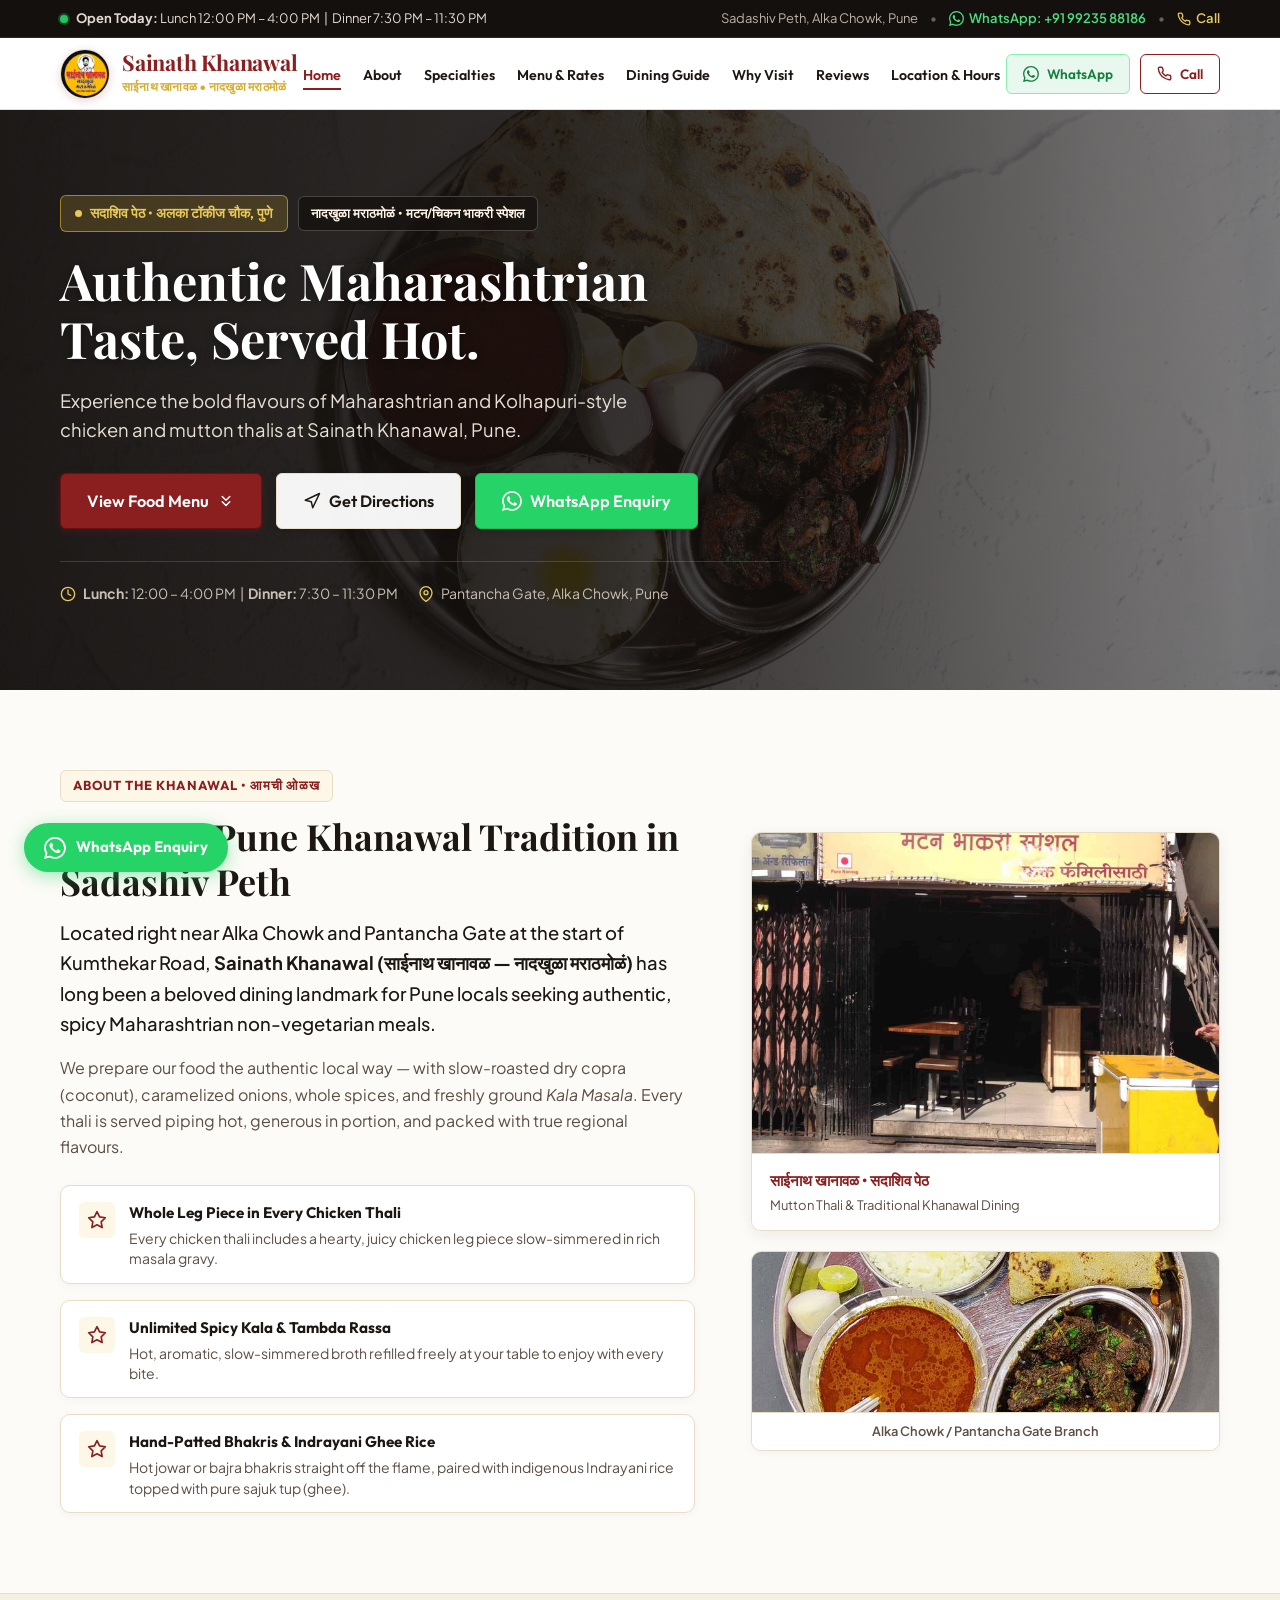
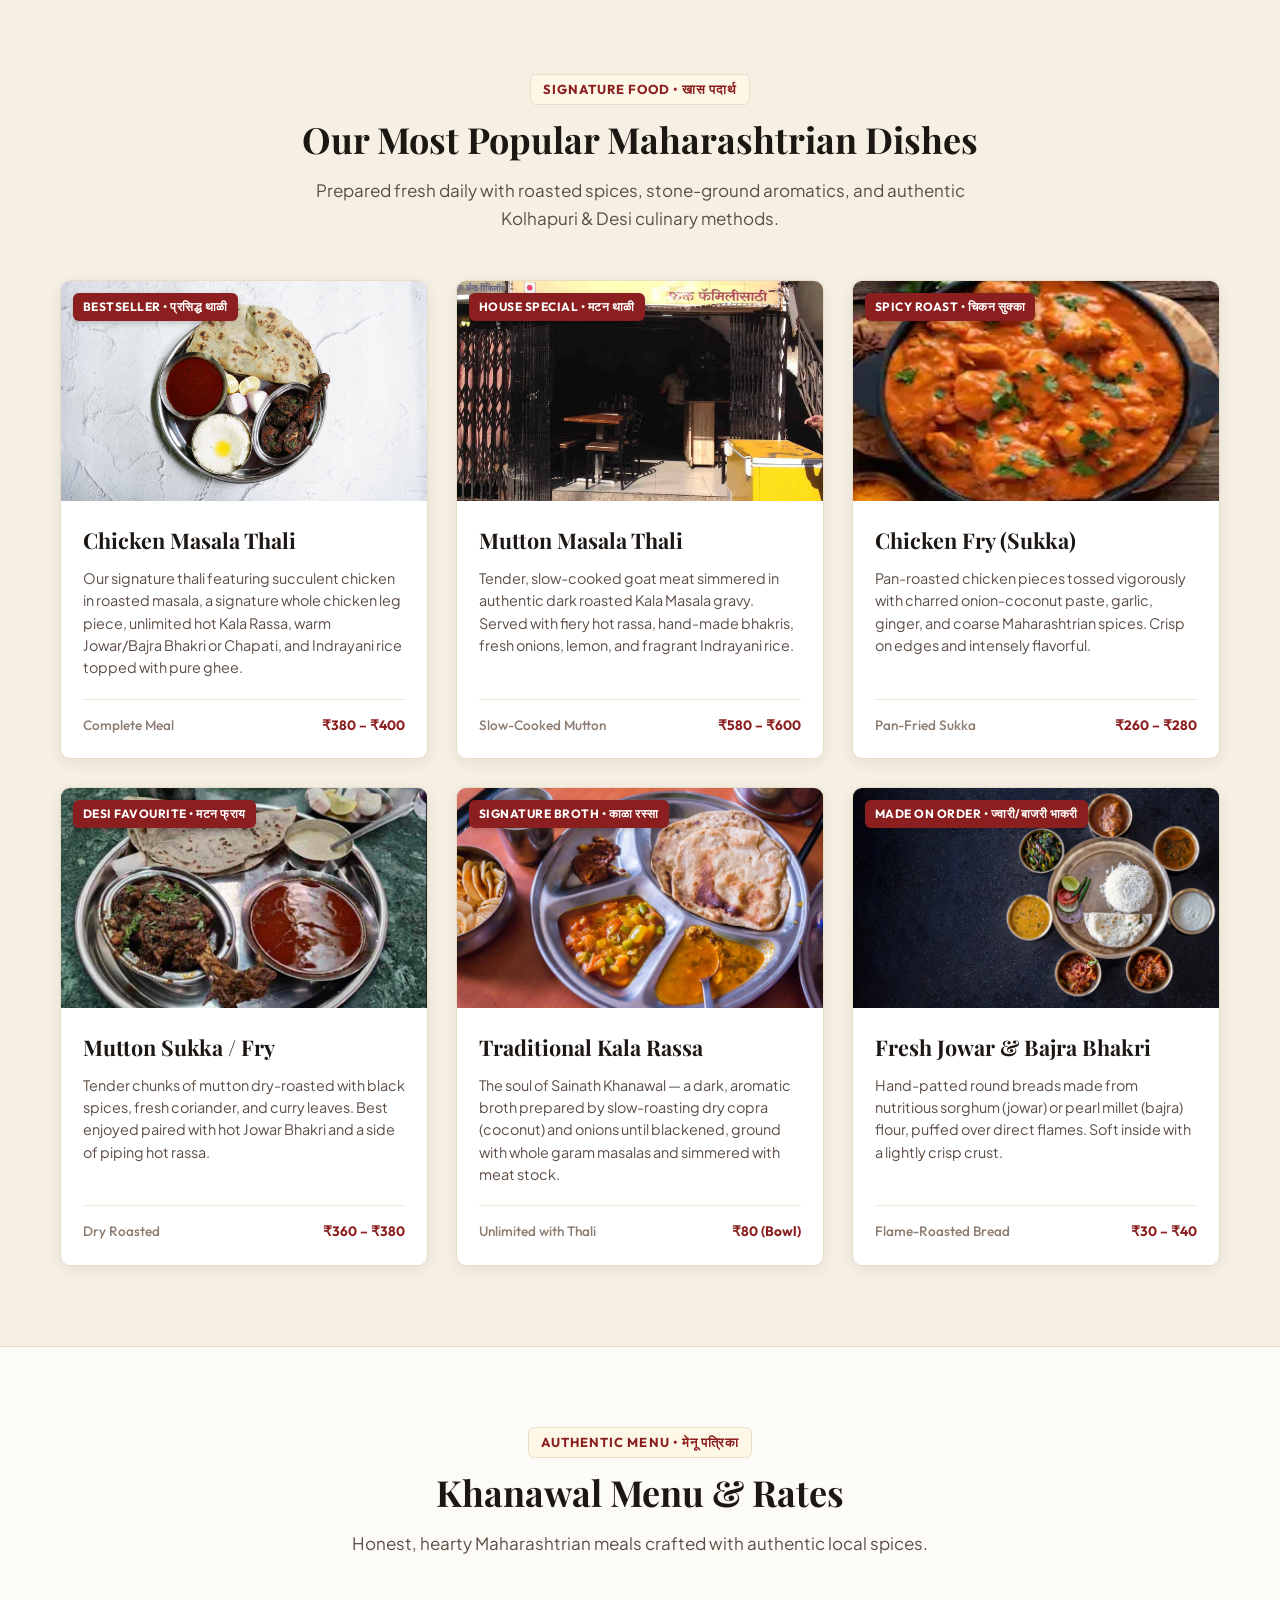
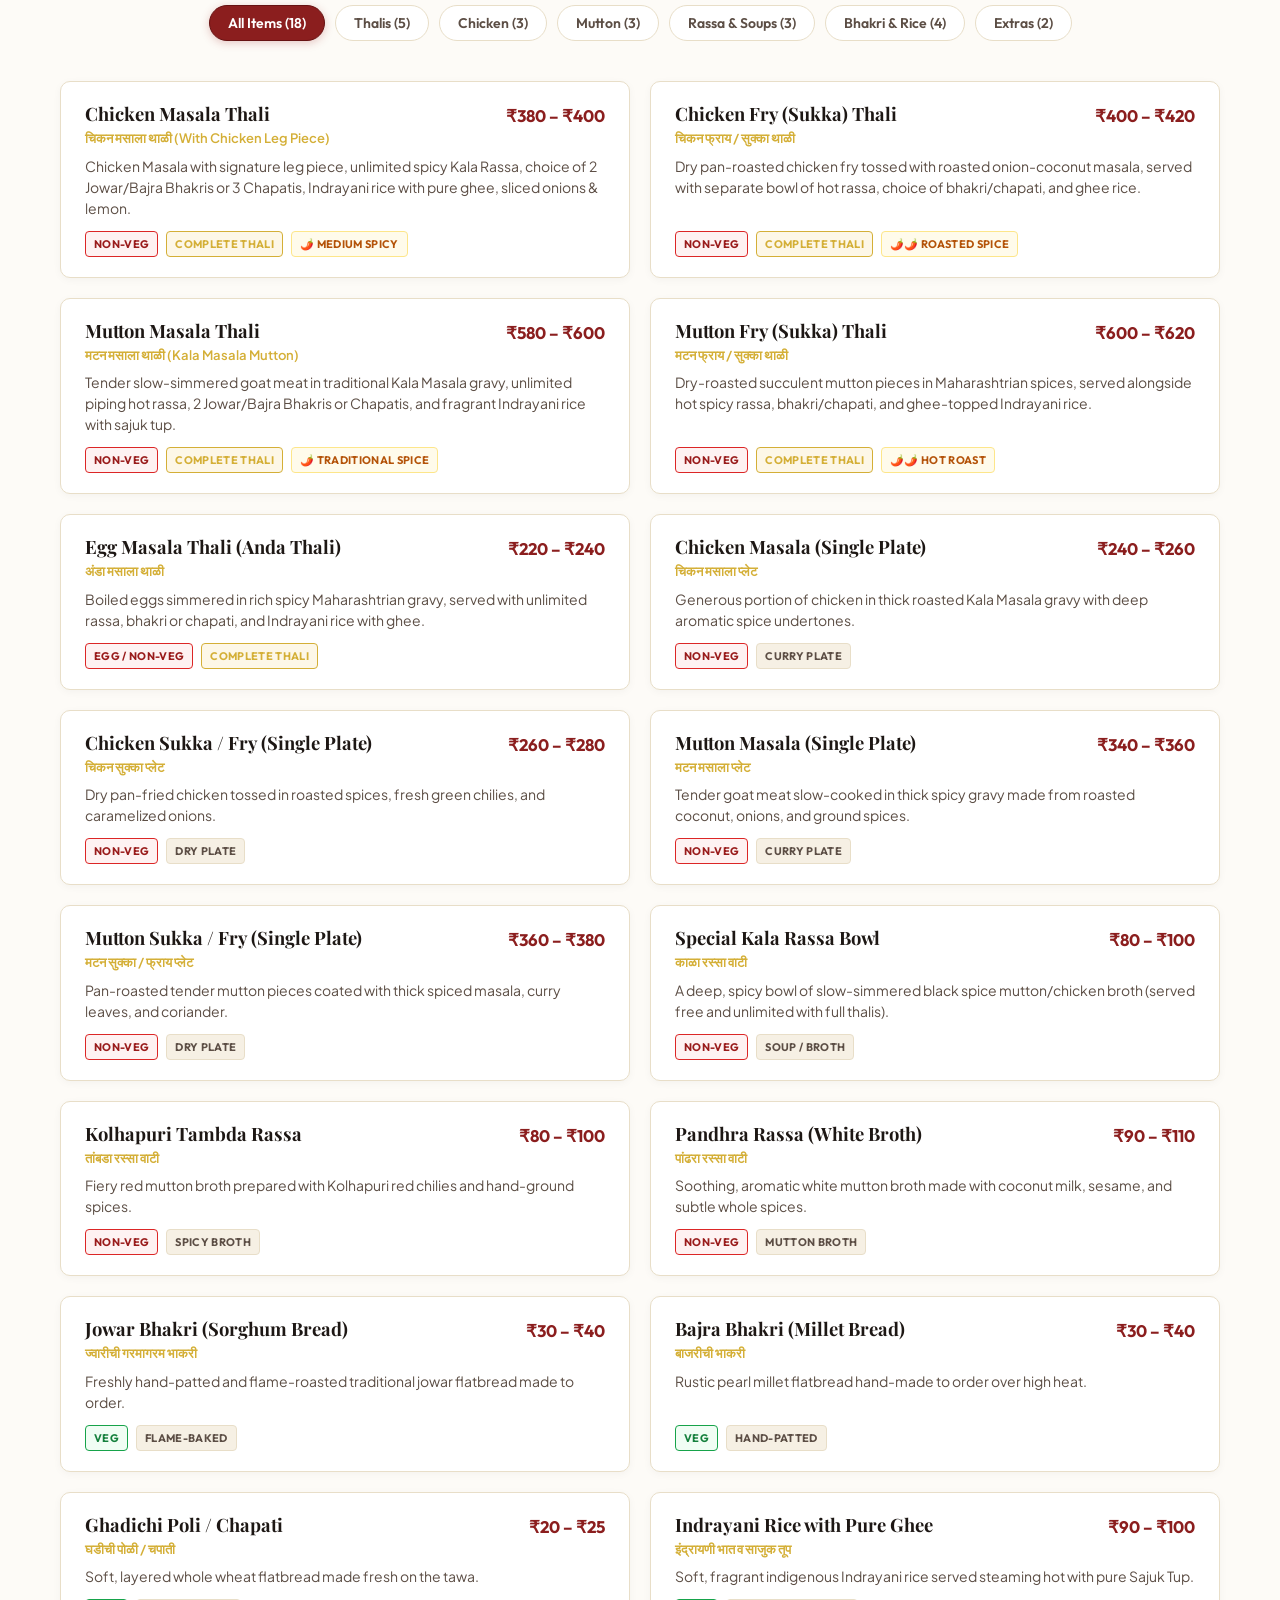
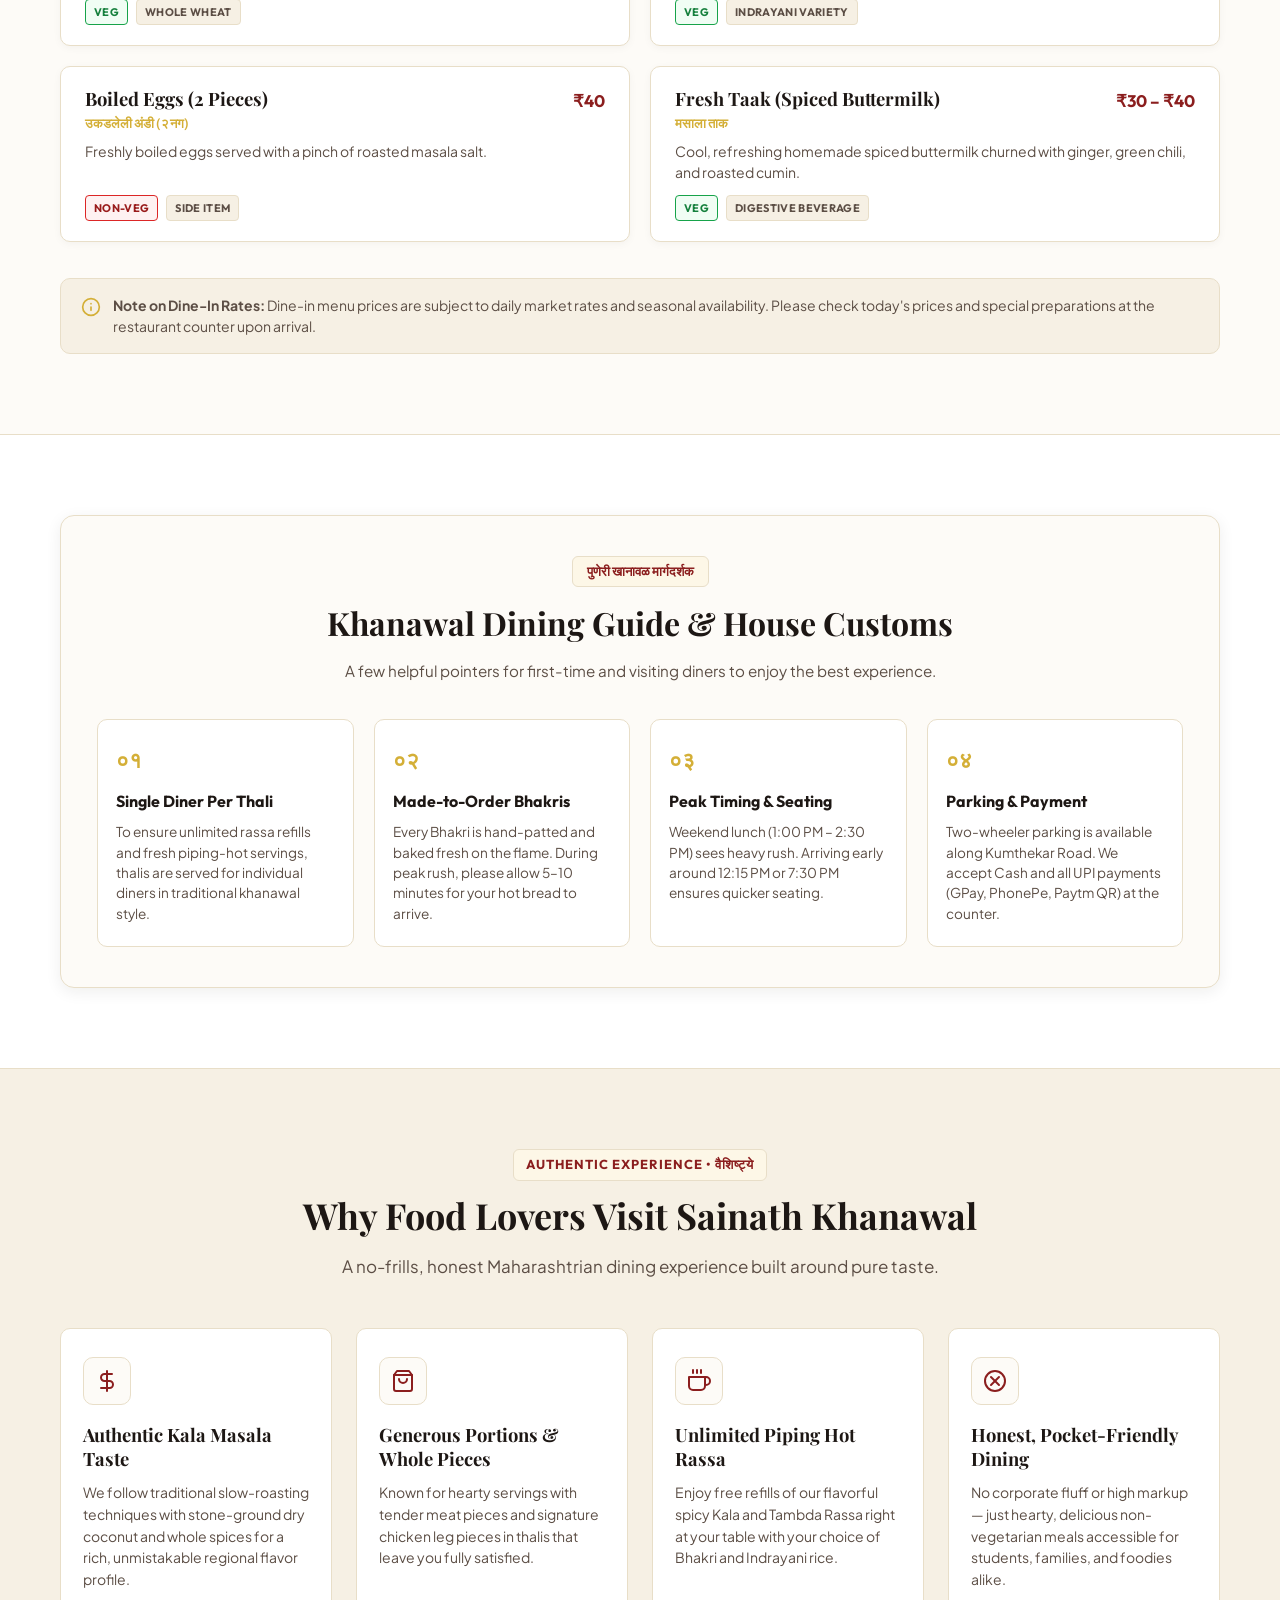
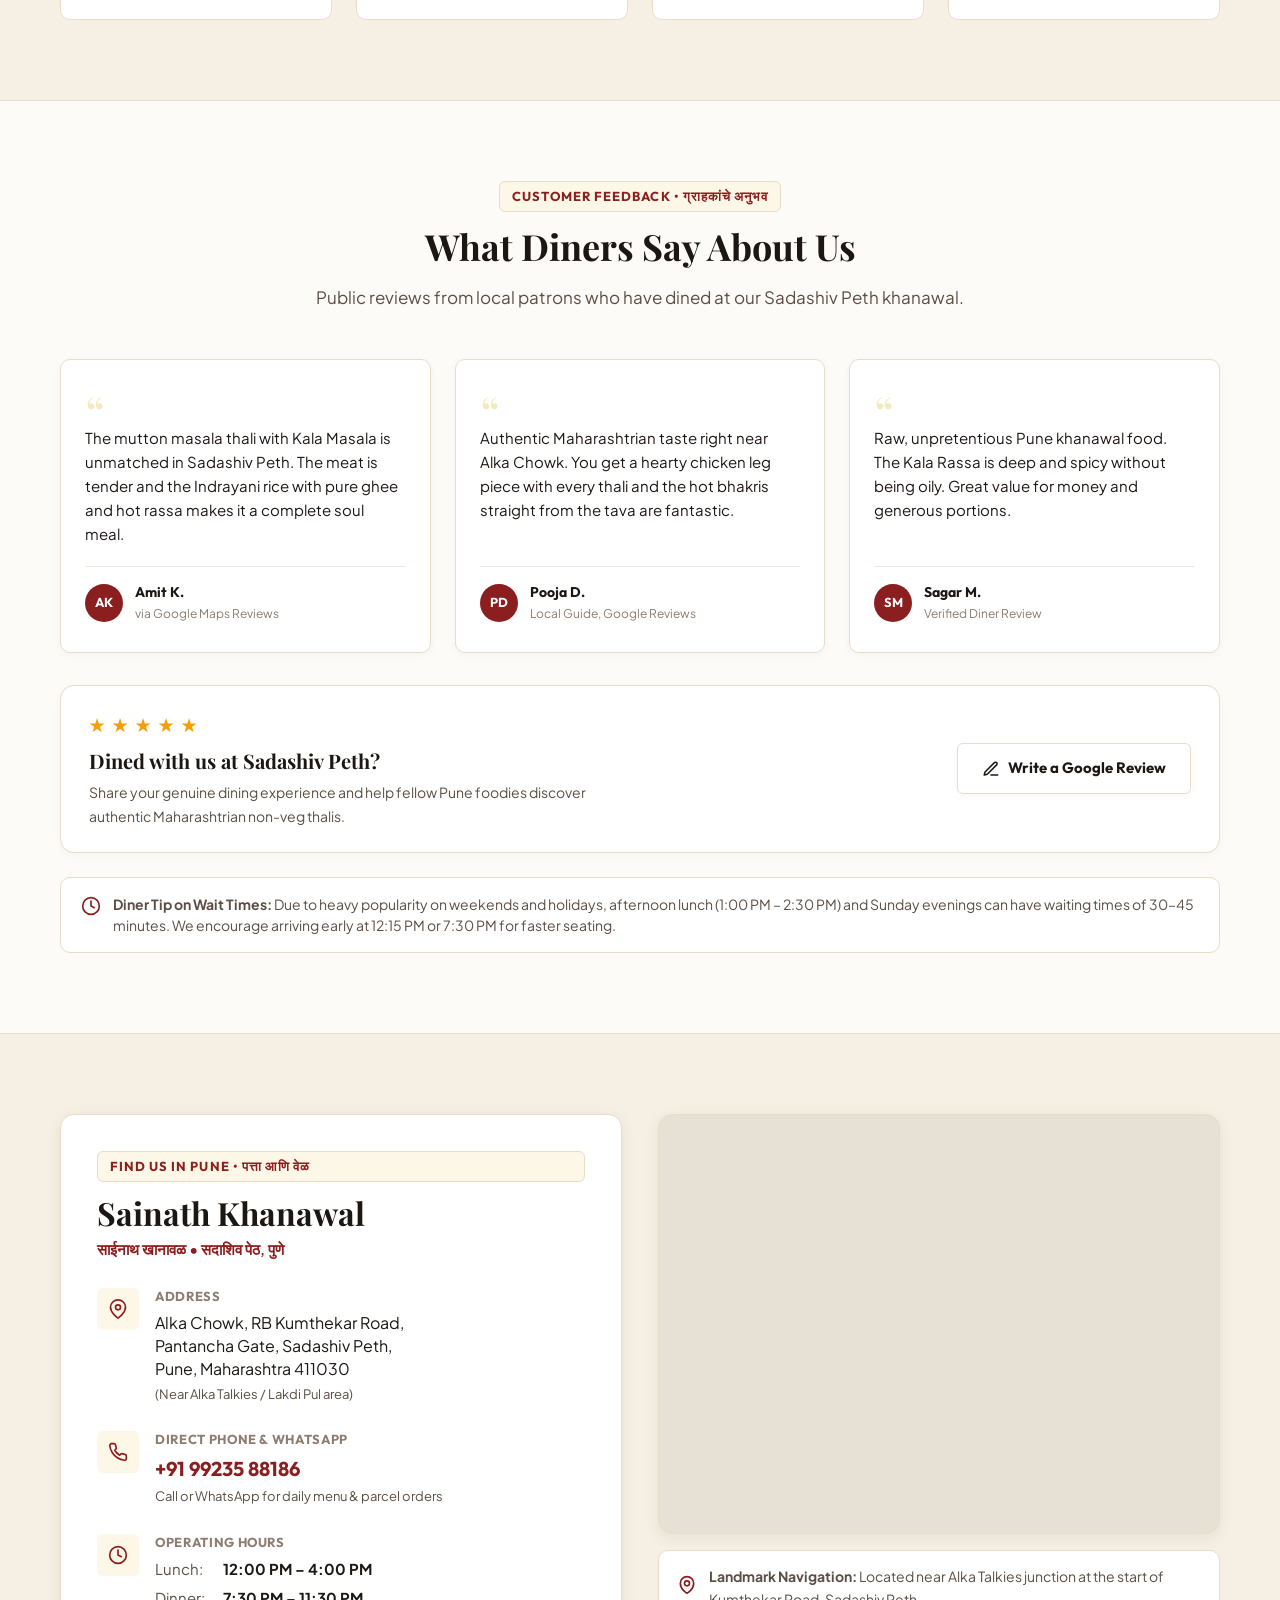
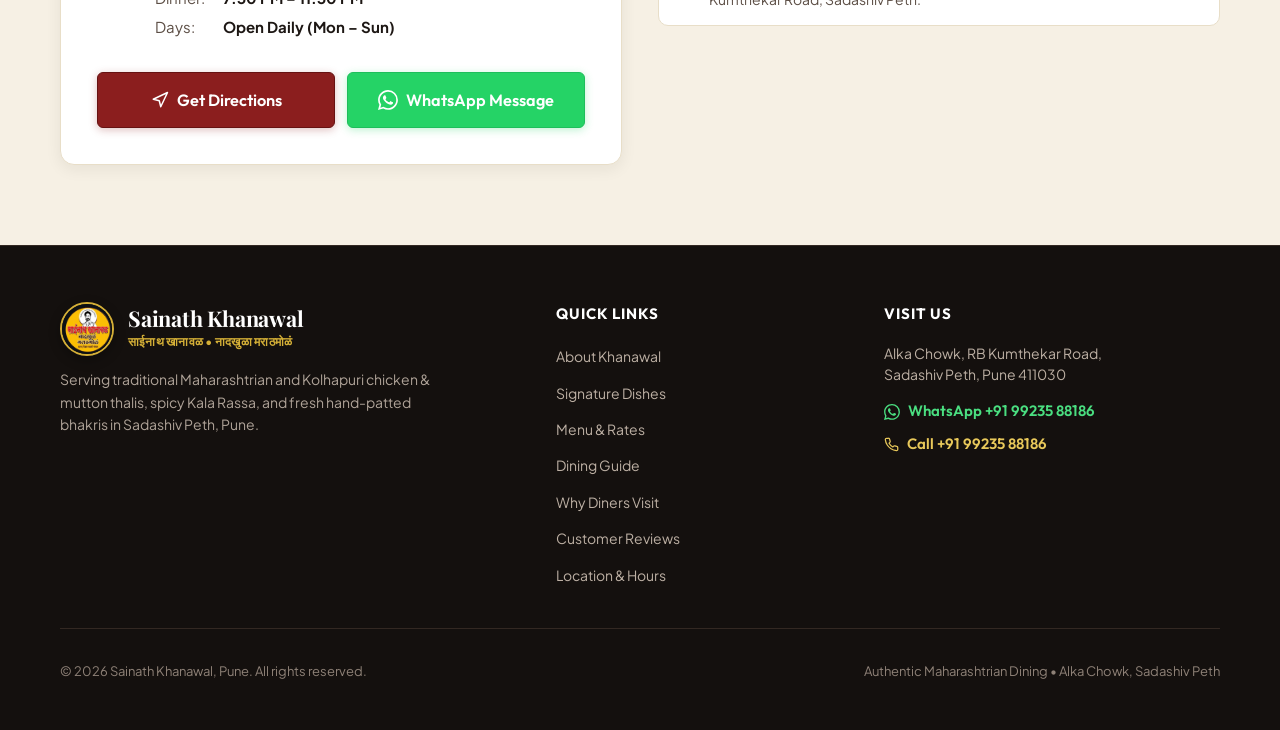
<file: index.html>
<!DOCTYPE html>
<html lang="en">
<head>
  <meta charset="UTF-8">
  <meta name="viewport" content="width=device-width, initial-scale=1.0">
  <title>Sainath Khanawal | Authentic Maharashtrian Chicken & Mutton Thalis in Pune</title>
  <meta name="description" content="Visit Sainath Khanawal at Alka Chowk, Sadashiv Peth, Pune for authentic Maharashtrian chicken & mutton thalis, spicy kala rassa, jowar bhakri, and Indrayani ghee rice. +91 99235 88186.">
  <meta name="keywords" content="Sainath Khanawal Pune, Sainath Khanawal Sadashiv Peth, Maharashtrian food Pune, chicken thali Pune, mutton thali Pune, Kolhapuri food Pune, Alka Chowk restaurant, kala rassa pune, sadashiv peth khanawal, Amol Nikam Sainath">
  <link rel="canonical" href="https://rugvednikam.github.io/sainath-khanawal/">
  <meta name="robots" content="index, follow">
  <meta name="google-site-verification" content="QIoH14-XySt5VeTrEthgVMYOihwESM14tgCj0AKaoIQ" />
  <meta name="geo.region" content="IN-MH">
  <meta name="geo.placename" content="Pune">
  <meta name="geo.position" content="18.513886;73.845311">
  <meta name="ICBM" content="18.513886, 73.845311">

  <!-- Favicon / Brand Icon -->
  <link rel="icon" type="image/png" href="assets/images/favicon.png">
  <link rel="apple-touch-icon" href="assets/images/favicon.png">

  <!-- Open Graph / Facebook / WhatsApp Meta -->
  <meta property="og:type" content="restaurant">
  <meta property="og:site_name" content="Sainath Khanawal Pune">
  <meta property="og:title" content="Sainath Khanawal — Authentic Maharashtrian Thalis in Pune">
  <meta property="og:description" content="Experience authentic spicy Kala Rassa, Kolhapuri mutton thalis, gavran chicken, and fresh bhakris at Alka Chowk, Sadashiv Peth, Pune. Call/WhatsApp: +91 99235 88186.">
  <meta property="og:image" content="assets/images/chicken-thali.jpg">
  <meta property="og:image:alt" content="Authentic Maharashtrian Chicken Thali at Sainath Khanawal">
  <meta property="og:url" content="https://rugvednikam.github.io/sainath-khanawal/">
  <meta property="og:locale" content="en_IN">
  <meta property="restaurant:contact_info:street_address" content="Alka Chowk, RB Kumthekar Road, Pantancha Gate, Sadashiv Peth">
  <meta property="restaurant:contact_info:locality" content="Pune">
  <meta property="restaurant:contact_info:region" content="Maharashtra">
  <meta property="restaurant:contact_info:postal_code" content="411030">
  <meta property="restaurant:contact_info:country_name" content="India">
  <meta property="restaurant:contact_info:phone_number" content="+919923588186">

  <!-- Twitter Cards -->
  <meta name="twitter:card" content="summary_large_image">
  <meta name="twitter:title" content="Sainath Khanawal | Authentic Maharashtrian Thalis in Pune">
  <meta name="twitter:description" content="Legendary spicy Kala Rassa, mutton & chicken thalis, jowar bhakri at Alka Chowk, Sadashiv Peth, Pune.">
  <meta name="twitter:image" content="assets/images/chicken-thali.jpg">

  <!-- Theme Color -->
  <meta name="theme-color" content="#8B1E1E">
  
  <!-- Google Fonts: Playfair Display + Plus Jakarta Sans + Outfit -->
  <link rel="preconnect" href="https://fonts.googleapis.com">
  <link rel="preconnect" href="https://fonts.gstatic.com" crossorigin>
  <link href="https://fonts.googleapis.com/css2?family=Outfit:wght@400;500;600;700&family=Playfair+Display:ital,wght@0,600;0,700;1,600&family=Plus+Jakarta+Sans:wght@400;500;600;700&display=swap" rel="stylesheet">

  <!-- Main Stylesheet -->
  <link rel="stylesheet" href="css/style.css">

  <!-- Schema.org JSON-LD Structured Data for Local SEO (Restaurant + FAQ) -->
  <script type="application/ld+json">
  {
    "@context": "https://schema.org",
    "@graph": [
      {
        "@type": "Restaurant",
        "@id": "https://rugvednikam.github.io/sainath-khanawal/#restaurant",
        "name": "Sainath Khanawal",
        "alternateName": ["साईनाथ खानावळ", "Sainath Khanawal Sadashiv Peth", "Sainath Alka Chowk"],
        "description": "Legendary Maharashtrian restaurant in Sadashiv Peth, Pune specializing in authentic spicy Kala Rassa, Kolhapuri mutton thalis, gavran chicken, hot jowar bhakri, and solkadhi since 2004.",
        "image": [
          "assets/images/chicken-thali.jpg",
          "assets/images/sainath-khanawal-logo.png",
          "assets/images/mutton-sukka.jpg"
        ],
        "logo": "assets/images/sainath-khanawal-logo.png",
        "telephone": "+919923588186",
        "url": "https://rugvednikam.github.io/sainath-khanawal/",
        "priceRange": "₹₹ (₹200 - ₹550 per person)",
        "servesCuisine": [
          "Maharashtrian",
          "Kolhapuri",
          "Indian",
          "Puneri Non-Veg"
        ],
        "paymentAccepted": "Cash, UPI, Google Pay, PhonePe, Paytm, Credit Card, Debit Card",
        "currenciesAccepted": "INR",
        "address": {
          "@type": "PostalAddress",
          "streetAddress": "Alka Chowk, RB Kumthekar Road, Pantancha Gate, Sadashiv Peth",
          "addressLocality": "Pune",
          "addressRegion": "Maharashtra",
          "postalCode": "411030",
          "addressCountry": "IN"
        },
        "geo": {
          "@type": "GeoCoordinates",
          "latitude": 18.513886,
          "longitude": 73.845311
        },
        "openingHoursSpecification": [
          {
            "@type": "OpeningHoursSpecification",
            "dayOfWeek": ["Monday", "Tuesday", "Wednesday", "Thursday", "Friday", "Saturday", "Sunday"],
            "opens": "12:00",
            "closes": "16:00"
          },
          {
            "@type": "OpeningHoursSpecification",
            "dayOfWeek": ["Monday", "Tuesday", "Wednesday", "Thursday", "Friday", "Saturday", "Sunday"],
            "opens": "19:30",
            "closes": "23:30"
          }
        ],
        "acceptsReservations": "False",
        "aggregateRating": {
          "@type": "AggregateRating",
          "ratingValue": "4.3",
          "reviewCount": "4850",
          "bestRating": "5",
          "worstRating": "1"
        },
        "review": [
          {
            "@type": "Review",
            "author": {
              "@type": "Person",
              "name": "Rohit Deshmukh"
            },
            "datePublished": "2024-02-14",
            "reviewRating": {
              "@type": "Rating",
              "ratingValue": "5"
            },
            "reviewBody": "Best Kala Rassa and Mutton Thali in Sadashiv Peth Pune! The spicy rassa with hot jowar bhakri is unmatched. Absolute must-visit for non-veg lovers."
          },
          {
            "@type": "Review",
            "author": {
              "@type": "Person",
              "name": "Kedar Joshi"
            },
            "datePublished": "2024-01-20",
            "reviewRating": {
              "@type": "Rating",
              "ratingValue": "5"
            },
            "reviewBody": "Authentic Maharashtrian khanawal experience. Gavran chicken thali is bursting with real home-style spices. Unlimited rassa refilled with warmth."
          }
        ],
        "hasMenu": {
          "@type": "Menu",
          "name": "Sainath Khanawal Dine-In & Parcel Menu",
          "url": "https://rugvednikam.github.io/sainath-khanawal/menu.html",
          "hasMenuSection": [
            {
              "@type": "MenuSection",
              "name": "Signature Thalis",
              "hasMenuItem": [
                {
                  "@type": "MenuItem",
                  "name": "Special Mutton Thali",
                  "description": "Tender Kolhapuri mutton gravy, spicy Kala Rassa, 2 Jowar Bhakris or Chapatis, and aromatic Indrayani rice.",
                  "offers": {
                    "@type": "Offer",
                    "price": "380",
                    "priceCurrency": "INR"
                  }
                },
                {
                  "@type": "MenuItem",
                  "name": "Gavran Chicken Thali",
                  "description": "Country-style free-range chicken prepared in traditional Maharashtrian masala, rassa, bhakri, and rice.",
                  "offers": {
                    "@type": "Offer",
                    "price": "340",
                    "priceCurrency": "INR"
                  }
                },
                {
                  "@type": "MenuItem",
                  "name": "Regular Chicken Thali",
                  "description": "Chicken masala curry, unlimited piping hot Kala Rassa, 2 bhakris/chapatis, and rice.",
                  "offers": {
                    "@type": "Offer",
                    "price": "260",
                    "priceCurrency": "INR"
                  }
                }
              ]
            }
          ]
        },
        "potentialAction": {
          "@type": "OrderAction",
          "target": {
            "@type": "EntryPoint",
            "urlTemplate": "https://wa.me/919923588186?text=Namaste%20Sainath%20Khanawal%2C%20I%20would%20like%20to%20place%20a%20parcel%20order.",
            "actionPlatform": [
              "http://schema.org/DesktopWebPlatform",
              "http://schema.org/MobileWebPlatform",
              "http://schema.org/AndroidPlatform",
              "http://schema.org/IOSPlatform"
            ]
          },
          "deliveryMethod": "http://purl.org/goodrelations/v1#DeliveryModePickUp"
        }
      },
      {
        "@type": "FAQPage",
        "mainEntity": [
          {
            "@type": "Question",
            "name": "What are the lunch and dinner timings of Sainath Khanawal?",
            "acceptedAnswer": {
              "@type": "Answer",
              "text": "Sainath Khanawal is open daily from 12:00 PM to 4:00 PM for lunch, and from 7:30 PM to 11:30 PM for dinner, all 7 days a week."
            }
          },
          {
            "@type": "Question",
            "name": "Where is Sainath Khanawal located in Pune?",
            "acceptedAnswer": {
              "@type": "Answer",
              "text": "Sainath Khanawal is located at Alka Chowk, RB Kumthekar Road, Pantancha Gate, Sadashiv Peth, Pune, Maharashtra 411030."
            }
          },
          {
            "@type": "Question",
            "name": "Do you serve unlimited rassa with thalis?",
            "acceptedAnswer": {
              "@type": "Answer",
              "text": "Yes! All dine-in chicken and mutton thalis include complimentary refills of our famous piping hot Kala Rassa and Tambda Rassa."
            }
          },
          {
            "@type": "Question",
            "name": "Can I order parcel / takeaway in advance on WhatsApp?",
            "acceptedAnswer": {
              "@type": "Answer",
              "text": "Yes, you can directly message Sainath Khanawal on WhatsApp at +91 99235 88186 to inquire about today's special cuts and pre-book parcel pickups."
            }
          }
        ]
      }
    ]
  }
  </script>
</head>
<body>

  <!-- Top Announcement Bar -->
  <div class="top-announcement">
    <div class="container top-bar-inner">
      <div class="top-bar-item">
        <span class="status-indicator"></span>
        <span class="top-bar-text"><strong>Open Today:</strong> Lunch 12:00 PM – 4:00 PM &nbsp;|&nbsp; Dinner 7:30 PM – 11:30 PM</span>
      </div>
      <div class="top-bar-item top-bar-contact">
        <span>Sadashiv Peth, Alka Chowk, Pune</span>
        <span class="sep">•</span>
        <a href="https://wa.me/919923588186?text=Namaste%20Sainath%20Khanawal%2C%20I%20would%20like%20to%20enquire%20about%20today%27s%20menu%20and%20thali%20parcels." target="_blank" rel="noopener" class="top-whatsapp-link" aria-label="WhatsApp enquiry +91 99235 88186">
          <svg width="15" height="15" viewBox="0 0 16 16" fill="currentColor" aria-hidden="true">
            <path d="M13.601 2.326A7.85 7.85 0 0 0 7.994 0C3.627 0 .068 3.558.064 7.926c0 1.399.366 2.76 1.057 3.965L0 16l4.204-1.102a7.9 7.9 0 0 0 3.79.965h.004c4.368 0 7.926-3.558 7.93-7.93A7.9 7.9 0 0 0 13.6 2.326zM7.994 14.521a6.6 6.6 0 0 1-3.356-.92l-.24-.144-2.494.654.666-2.433-.156-.251a6.56 6.56 0 0 1-1.007-3.505c0-3.626 2.957-6.584 6.591-6.584a6.56 6.56 0 0 1 4.66 1.931 6.56 6.56 0 0 1 1.928 4.66c-.004 3.639-2.961 6.592-6.592 6.592m3.615-4.934c-.197-.099-1.17-.578-1.353-.646-.182-.065-.315-.099-.445.099-.133.197-.513.646-.627.775-.114.133-.232.148-.43.05-.197-.1-.836-.308-1.592-.985-.59-.525-.985-1.175-1.103-1.372-.114-.198-.011-.304.088-.403.087-.088.197-.232.296-.346.1-.114.133-.198.198-.33.065-.134.034-.248-.015-.347-.05-.099-.445-1.076-.612-1.47-.16-.389-.323-.335-.445-.34-.114-.007-.247-.007-.38-.007a.73.73 0 0 0-.529.247c-.182.198-.691.677-.691 1.654s.71 1.916.81 2.049c.098.133 1.394 2.132 3.383 2.992.47.205.84.326 1.129.418.475.152.904.129 1.246.08.38-.058 1.171-.48 1.338-.943.164-.464.164-.86.114-.943-.049-.084-.182-.133-.38-.232"/>
          </svg>
          WhatsApp: +91 99235 88186
        </a>
        <span class="sep">•</span>
        <a href="tel:+919923588186" class="top-phone-link" aria-label="Call restaurant at +91 99235 88186">
          <svg width="14" height="14" viewBox="0 0 24 24" fill="none" stroke="currentColor" stroke-width="2.2" stroke-linecap="round" stroke-linejoin="round" aria-hidden="true"><path d="M22 16.92v3a2 2 0 0 1-2.18 2 19.79 19.79 0 0 1-8.63-3.07 19.5 19.5 0 0 1-6-6 19.79 19.79 0 0 1-3.07-8.67A2 2 0 0 1 4.11 2h3a2 2 0 0 1 2 1.72 12.84 12.84 0 0 0 .7 2.81 2 2 0 0 1-.45 2.11L8.09 9.91a16 16 0 0 0 6 6l1.27-1.27a2 2 0 0 1 2.11-.45 12.84 12.84 0 0 0 2.81.7A2 2 0 0 1 22 16.92z"></path></svg>
          Call
        </a>
      </div>
    </div>
  </div>

  <!-- Primary Site Header -->
  <header class="site-header" id="siteHeader">
    <div class="container header-container">
      <a href="index.html" class="brand-identity-lockup" aria-label="Sainath Khanawal Home">
        <img src="assets/images/sainath-khanawal-logo.png" alt="Sainath Khanawal Official Logo" class="brand-logo-circle" width="54" height="54">
        <div class="brand-text-block">
          <span class="brand-title">Sainath Khanawal</span>
          <span class="brand-subtitle">साईनाथ खानावळ • नादखुळा मराठमोळं</span>
        </div>
      </a>

      <!-- Desktop Navigation Links -->
      <nav class="desktop-nav" aria-label="Main Navigation">
        <ul class="nav-list">
          <li><a href="index.html" class="nav-link active" aria-current="page">Home</a></li>
          <li><a href="about.html" class="nav-link">About</a></li>
          <li><a href="specialties.html" class="nav-link">Specialties</a></li>
          <li><a href="menu.html" class="nav-link">Menu & Rates</a></li>
          <li><a href="guide.html" class="nav-link">Dining Guide</a></li>
          <li><a href="why-visit.html" class="nav-link">Why Visit</a></li>
          <li><a href="reviews.html" class="nav-link">Reviews</a></li>
          <li><a href="location.html" class="nav-link">Location & Hours</a></li>
        </ul>
      </nav>

      <!-- Header Action -->
      <div class="header-action-group">
        <a href="https://wa.me/919923588186?text=Namaste%20Sainath%20Khanawal%2C%20I%20would%20like%20to%20enquire%20about%20today%27s%20menu%20and%20thali%20parcels." target="_blank" rel="noopener" class="btn btn-whatsapp-sm header-wa-btn" aria-label="WhatsApp Enquiry">
          <svg width="16" height="16" viewBox="0 0 16 16" fill="currentColor" aria-hidden="true">
            <path d="M13.601 2.326A7.85 7.85 0 0 0 7.994 0C3.627 0 .068 3.558.064 7.926c0 1.399.366 2.76 1.057 3.965L0 16l4.204-1.102a7.9 7.9 0 0 0 3.79.965h.004c4.368 0 7.926-3.558 7.93-7.93A7.9 7.9 0 0 0 13.6 2.326zM7.994 14.521a6.6 6.6 0 0 1-3.356-.92l-.24-.144-2.494.654.666-2.433-.156-.251a6.56 6.56 0 0 1-1.007-3.505c0-3.626 2.957-6.584 6.591-6.584a6.56 6.56 0 0 1 4.66 1.931 6.56 6.56 0 0 1 1.928 4.66c-.004 3.639-2.961 6.592-6.592 6.592m3.615-4.934c-.197-.099-1.17-.578-1.353-.646-.182-.065-.315-.099-.445.099-.133.197-.513.646-.627.775-.114.133-.232.148-.43.05-.197-.1-.836-.308-1.592-.985-.59-.525-.985-1.175-1.103-1.372-.114-.198-.011-.304.088-.403.087-.088.197-.232.296-.346.1-.114.133-.198.198-.33.065-.134.034-.248-.015-.347-.05-.099-.445-1.076-.612-1.47-.16-.389-.323-.335-.445-.34-.114-.007-.247-.007-.38-.007a.73.73 0 0 0-.529.247c-.182.198-.691.677-.691 1.654s.71 1.916.81 2.049c.098.133 1.394 2.132 3.383 2.992.47.205.84.326 1.129.418.475.152.904.129 1.246.08.38-.058 1.171-.48 1.338-.943.164-.464.164-.86.114-.943-.049-.084-.182-.133-.38-.232"/>
          </svg>
          WhatsApp
        </a>
        <a href="tel:+919923588186" class="btn btn-outline btn-sm header-call-btn">
          <svg width="15" height="15" viewBox="0 0 24 24" fill="none" stroke="currentColor" stroke-width="2.2" stroke-linecap="round" stroke-linejoin="round" aria-hidden="true"><path d="M22 16.92v3a2 2 0 0 1-2.18 2 19.79 19.79 0 0 1-8.63-3.07 19.5 19.5 0 0 1-6-6 19.79 19.79 0 0 1-3.07-8.67A2 2 0 0 1 4.11 2h3a2 2 0 0 1 2 1.72 12.84 12.84 0 0 0 .7 2.81 2 2 0 0 1-.45 2.11L8.09 9.91a16 16 0 0 0 6 6l1.27-1.27a2 2 0 0 1 2.11-.45 12.84 12.84 0 0 0 2.81.7A2 2 0 0 1 22 16.92z"></path></svg>
          Call
        </a>
        <!-- Mobile Menu Toggle Button -->
        <button class="mobile-toggle" id="mobileMenuBtn" aria-label="Toggle mobile menu" aria-expanded="false" aria-controls="mobileDrawer">
          <span class="hamburger-bar"></span>
          <span class="hamburger-bar"></span>
          <span class="hamburger-bar"></span>
        </button>
      </div>
    </div>
  </header>

  <!-- Mobile Navigation Drawer -->
  <div class="mobile-drawer" id="mobileDrawer" aria-hidden="true">
    <div class="drawer-header">
      <div class="drawer-brand-lockup">
        <img src="assets/images/sainath-khanawal-logo.png" alt="Sainath Khanawal Official Logo" class="drawer-logo-circle" width="44" height="44">
        <div>
          <span class="drawer-brand-title">Sainath Khanawal</span>
          <span class="drawer-brand-subtitle">नादखुळा मराठमोळं</span>
        </div>
      </div>
      <button class="drawer-close" id="drawerCloseBtn" aria-label="Close menu">&times;</button>
    </div>
    <ul class="mobile-nav-list">
      <li><a href="index.html" class="mobile-nav-link active">Home</a></li>
      <li><a href="about.html" class="mobile-nav-link">About the Khanawal</a></li>
      <li><a href="specialties.html" class="mobile-nav-link">Signature Dishes</a></li>
      <li><a href="menu.html" class="mobile-nav-link">Food Menu & Rates</a></li>
      <li><a href="guide.html" class="mobile-nav-link">Khanawal Dining Guide</a></li>
      <li><a href="why-visit.html" class="mobile-nav-link">Why Diners Visit</a></li>
      <li><a href="reviews.html" class="mobile-nav-link">Customer Reviews</a></li>
      <li><a href="location.html" class="mobile-nav-link">Location & Timings</a></li>
    </ul>
    <div class="drawer-footer">
      <a href="https://wa.me/919923588186?text=Namaste%20Sainath%20Khanawal%2C%20I%20would%20like%20to%20enquire%20about%20today%27s%20menu%20and%20thali%20parcels." target="_blank" rel="noopener" class="btn btn-whatsapp btn-block">
        <svg width="18" height="18" viewBox="0 0 16 16" fill="currentColor" aria-hidden="true">
          <path d="M13.601 2.326A7.85 7.85 0 0 0 7.994 0C3.627 0 .068 3.558.064 7.926c0 1.399.366 2.76 1.057 3.965L0 16l4.204-1.102a7.9 7.9 0 0 0 3.79.965h.004c4.368 0 7.926-3.558 7.93-7.93A7.9 7.9 0 0 0 13.6 2.326zM7.994 14.521a6.6 6.6 0 0 1-3.356-.92l-.24-.144-2.494.654.666-2.433-.156-.251a6.56 6.56 0 0 1-1.007-3.505c0-3.626 2.957-6.584 6.591-6.584a6.56 6.56 0 0 1 4.66 1.931 6.56 6.56 0 0 1 1.928 4.66c-.004 3.639-2.961 6.592-6.592 6.592m3.615-4.934c-.197-.099-1.17-.578-1.353-.646-.182-.065-.315-.099-.445.099-.133.197-.513.646-.627.775-.114.133-.232.148-.43.05-.197-.1-.836-.308-1.592-.985-.59-.525-.985-1.175-1.103-1.372-.114-.198-.011-.304.088-.403.087-.088.197-.232.296-.346.1-.114.133-.198.198-.33.065-.134.034-.248-.015-.347-.05-.099-.445-1.076-.612-1.47-.16-.389-.323-.335-.445-.34-.114-.007-.247-.007-.38-.007a.73.73 0 0 0-.529.247c-.182.198-.691.677-.691 1.654s.71 1.916.81 2.049c.098.133 1.394 2.132 3.383 2.992.47.205.84.326 1.129.418.475.152.904.129 1.246.08.38-.058 1.171-.48 1.338-.943.164-.464.164-.86.114-.943-.049-.084-.182-.133-.38-.232"/>
        </svg>
        <span>WhatsApp Enquiry (+91 99235 88186)</span>
      </a>
      <a href="tel:+919923588186" class="btn btn-primary btn-block">
        <svg width="18" height="18" viewBox="0 0 24 24" fill="none" stroke="currentColor" stroke-width="2" stroke-linecap="round" stroke-linejoin="round" aria-hidden="true"><path d="M22 16.92v3a2 2 0 0 1-2.18 2 19.79 19.79 0 0 1-8.63-3.07 19.5 19.5 0 0 1-6-6 19.79 19.79 0 0 1-3.07-8.67A2 2 0 0 1 4.11 2h3a2 2 0 0 1 2 1.72 12.84 12.84 0 0 0 .7 2.81 2 2 0 0 1-.45 2.11L8.09 9.91a16 16 0 0 0 6 6l1.27-1.27a2 2 0 0 1 2.11-.45 12.84 12.84 0 0 0 2.81.7A2 2 0 0 1 22 16.92z"></path></svg>
        Call Restaurant
      </a>
      <a href="location.html" class="btn btn-secondary btn-block">
        <svg width="18" height="18" viewBox="0 0 24 24" fill="none" stroke="currentColor" stroke-width="2" stroke-linecap="round" stroke-linejoin="round" aria-hidden="true"><polygon points="3 11 22 2 13 21 11 13 3 11"></polygon></svg>
        Get Directions
      </a>
    </div>
  </div>
  <div class="drawer-overlay" id="drawerOverlay"></div>

  <!-- HERO SECTION -->
  <section class="hero-section" id="hero">
    <div class="hero-background-wrapper">
      <img src="assets/images/chicken-thali.jpg" alt="Authentic Maharashtrian chicken thali served hot at Sainath Khanawal Pune" class="hero-bg-image" fetchpriority="high">
      <div class="hero-overlay"></div>
    </div>

    <div class="container hero-content-container">
      <div class="hero-card">
        <div class="hero-badge-group">
          <div class="hero-badge">
            <span class="badge-dot"></span>
            <span>सदाशिव पेठ • अलका टॉकीज चौक, पुणे</span>
          </div>
          <span class="hero-sub-badge">नादखुळा मराठमोळं • मटन/चिकन भाकरी स्पेशल</span>
        </div>
        
        <h1 class="hero-headline">Authentic Maharashtrian Taste, Served Hot.</h1>
        
        <p class="hero-subtext">Experience the bold flavours of Maharashtrian and Kolhapuri-style chicken and mutton thalis at Sainath Khanawal, Pune.</p>
        
        <div class="hero-actions">
          <a href="menu.html" class="btn btn-primary btn-lg">
            <span>View Food Menu</span>
            <svg width="18" height="18" viewBox="0 0 24 24" fill="none" stroke="currentColor" stroke-width="2" stroke-linecap="round" stroke-linejoin="round" aria-hidden="true"><path d="M7 13l5 5 5-5M7 6l5 5 5-5"/></svg>
          </a>
          <a href="location.html" class="btn btn-hero-secondary btn-lg">
            <svg width="18" height="18" viewBox="0 0 24 24" fill="none" stroke="currentColor" stroke-width="2" stroke-linecap="round" stroke-linejoin="round" aria-hidden="true"><polygon points="3 11 22 2 13 21 11 13 3 11"></polygon></svg>
            <span>Get Directions</span>
          </a>
          <a href="https://wa.me/919923588186?text=Namaste%20Sainath%20Khanawal%2C%20I%20would%20like%20to%20enquire%20about%20today%27s%20menu%20and%20thali%20parcels." target="_blank" rel="noopener" class="btn btn-hero-wa btn-lg">
            <svg width="20" height="20" viewBox="0 0 16 16" fill="currentColor" aria-hidden="true">
              <path d="M13.601 2.326A7.85 7.85 0 0 0 7.994 0C3.627 0 .068 3.558.064 7.926c0 1.399.366 2.76 1.057 3.965L0 16l4.204-1.102a7.9 7.9 0 0 0 3.79.965h.004c4.368 0 7.926-3.558 7.93-7.93A7.9 7.9 0 0 0 13.6 2.326zM7.994 14.521a6.6 6.6 0 0 1-3.356-.92l-.24-.144-2.494.654.666-2.433-.156-.251a6.56 6.56 0 0 1-1.007-3.505c0-3.626 2.957-6.584 6.591-6.584a6.56 6.56 0 0 1 4.66 1.931 6.56 6.56 0 0 1 1.928 4.66c-.004 3.639-2.961 6.592-6.592 6.592m3.615-4.934c-.197-.099-1.17-.578-1.353-.646-.182-.065-.315-.099-.445.099-.133.197-.513.646-.627.775-.114.133-.232.148-.43.05-.197-.1-.836-.308-1.592-.985-.59-.525-.985-1.175-1.103-1.372-.114-.198-.011-.304.088-.403.087-.088.197-.232.296-.346.1-.114.133-.198.198-.33.065-.134.034-.248-.015-.347-.05-.099-.445-1.076-.612-1.47-.16-.389-.323-.335-.445-.34-.114-.007-.247-.007-.38-.007a.73.73 0 0 0-.529.247c-.182.198-.691.677-.691 1.654s.71 1.916.81 2.049c.098.133 1.394 2.132 3.383 2.992.47.205.84.326 1.129.418.475.152.904.129 1.246.08.38-.058 1.171-.48 1.338-.943.164-.464.164-.86.114-.943-.049-.084-.182-.133-.38-.232"/>
            </svg>
            <span>WhatsApp Enquiry</span>
          </a>
        </div>

        <div class="hero-quick-meta">
          <div class="quick-meta-item">
            <svg width="16" height="16" viewBox="0 0 24 24" fill="none" stroke="currentColor" stroke-width="2" stroke-linecap="round" stroke-linejoin="round" aria-hidden="true"><circle cx="12" cy="12" r="10"></circle><polyline points="12 6 12 12 16 14"></polyline></svg>
            <span><strong>Lunch:</strong> 12:00 – 4:00 PM &nbsp;|&nbsp; <strong>Dinner:</strong> 7:30 – 11:30 PM</span>
          </div>
          <div class="quick-meta-item">
            <svg width="16" height="16" viewBox="0 0 24 24" fill="none" stroke="currentColor" stroke-width="2" stroke-linecap="round" stroke-linejoin="round" aria-hidden="true"><path d="M21 10c0 7-9 13-9 13s-9-6-9-13a9 9 0 0 1 18 0z"></path><circle cx="12" cy="10" r="3"></circle></svg>
            <span>Pantancha Gate, Alka Chowk, Pune</span>
          </div>
        </div>
      </div>
    </div>
  </section>

  <!-- ABOUT SECTION WITH OFFICIAL LOGO & DISH COLLAGE -->
  <section class="section about-section" id="about">
    <div class="container">
      <div class="about-grid">
        <div class="about-text-column">
          <div class="section-tag">About the Khanawal • आमची ओळख</div>
          <h2 class="section-heading">A Hearty Pune Khanawal Tradition in Sadashiv Peth</h2>
          
          <p class="lead-text">
            Located right near Alka Chowk and Pantancha Gate at the start of Kumthekar Road, <strong>Sainath Khanawal (साईनाथ खानावळ — नादखुळा मराठमोळं)</strong> has long been a beloved dining landmark for Pune locals seeking authentic, spicy Maharashtrian non-vegetarian meals.
          </p>
          
          <p>
            We prepare our food the authentic local way — with slow-roasted dry copra (coconut), caramelized onions, whole spices, and freshly ground <em>Kala Masala</em>. Every thali is served piping hot, generous in portion, and packed with true regional flavours.
          </p>
          
          <div class="about-highlights-list">
            <div class="highlight-point">
              <div class="point-icon">
                <svg width="20" height="20" viewBox="0 0 24 24" fill="none" stroke="currentColor" stroke-width="2" stroke-linecap="round" stroke-linejoin="round"><path d="M12 2l3.09 6.26L22 9.27l-5 4.87 1.18 6.88L12 17.77l-6.18 3.25L7 14.14 2 9.27l6.91-1.01L12 2z"></path></svg>
              </div>
              <div>
                <strong>Whole Leg Piece in Every Chicken Thali</strong>
                <p>Every chicken thali includes a hearty, juicy chicken leg piece slow-simmered in rich masala gravy.</p>
              </div>
            </div>

            <div class="highlight-point">
              <div class="point-icon">
                <svg width="20" height="20" viewBox="0 0 24 24" fill="none" stroke="currentColor" stroke-width="2" stroke-linecap="round" stroke-linejoin="round"><path d="M12 2l3.09 6.26L22 9.27l-5 4.87 1.18 6.88L12 17.77l-6.18 3.25L7 14.14 2 9.27l6.91-1.01L12 2z"></path></svg>
              </div>
              <div>
                <strong>Unlimited Spicy Kala & Tambda Rassa</strong>
                <p>Hot, aromatic, slow-simmered broth refilled freely at your table to enjoy with every bite.</p>
              </div>
            </div>

            <div class="highlight-point">
              <div class="point-icon">
                <svg width="20" height="20" viewBox="0 0 24 24" fill="none" stroke="currentColor" stroke-width="2" stroke-linecap="round" stroke-linejoin="round"><path d="M12 2l3.09 6.26L22 9.27l-5 4.87 1.18 6.88L12 17.77l-6.18 3.25L7 14.14 2 9.27l6.91-1.01L12 2z"></path></svg>
              </div>
              <div>
                <strong>Hand-Patted Bhakris & Indrayani Ghee Rice</strong>
                <p>Hot jowar or bajra bhakris straight off the flame, paired with indigenous Indrayani rice topped with pure sajuk tup (ghee).</p>
              </div>
            </div>
          </div>
        </div>

        <div class="about-image-column">
          <div class="about-image-duo">
            <div class="duo-main-card">
              <img src="assets/images/mutton-thali.jpg" alt="Authentic Mutton Masala Thali and dining at Sainath Khanawal Sadashiv Peth" class="about-main-img" loading="lazy">
              <div class="about-img-caption">
                <strong>साईनाथ खानावळ • सदाशिव पेठ</strong>
                <span>Mutton Thali & Traditional Khanawal Dining</span>
              </div>
            </div>
            <div class="duo-sub-card">
              <img src="assets/images/restaurant-front.jpg" alt="Sainath Khanawal storefront near Alka Chowk Pune" class="about-storefront-img" loading="lazy">
              <div class="storefront-caption">
                <span>Alka Chowk / Pantancha Gate Branch</span>
              </div>
            </div>
          </div>
        </div>
      </div>
    </div>
  </section>

  <!-- SIGNATURE FOOD SECTION -->
  <section class="section specialties-section" id="specialties">
    <div class="container">
      <div class="section-header-center">
        <div class="section-tag">Signature Food • खास पदार्थ</div>
        <h2 class="section-heading">Our Most Popular Maharashtrian Dishes</h2>
        <p class="section-subheading">Prepared fresh daily with roasted spices, stone-ground aromatics, and authentic Kolhapuri & Desi culinary methods.</p>
      </div>

      <div class="specialties-grid">
        <!-- Dish 1: Chicken Masala Thali -->
        <article class="specialty-card">
          <div class="specialty-img-container">
            <img src="assets/images/chicken-thali.jpg" alt="Chicken Masala Thali at Sainath Khanawal Pune" class="specialty-img" loading="lazy">
            <span class="specialty-tag">Bestseller • प्रसिद्ध थाळी</span>
          </div>
          <div class="specialty-body">
            <h3 class="specialty-title">Chicken Masala Thali</h3>
            <p class="specialty-desc">
              Our signature thali featuring succulent chicken in roasted masala, a signature whole chicken leg piece, unlimited hot Kala Rassa, warm Jowar/Bajra Bhakri or Chapati, and Indrayani rice topped with pure ghee.
            </p>
            <div class="specialty-footer">
              <span class="specialty-category">Complete Meal</span>
              <span class="specialty-pricing">₹380 – ₹400</span>
            </div>
          </div>
        </article>

        <!-- Dish 2: Mutton Masala Thali -->
        <article class="specialty-card">
          <div class="specialty-img-container">
            <img src="assets/images/mutton-thali.jpg" alt="Mutton Masala Thali with Kala Masala at Sainath Khanawal" class="specialty-img" loading="lazy">
            <span class="specialty-tag">House Special • मटन थाळी</span>
          </div>
          <div class="specialty-body">
            <h3 class="specialty-title">Mutton Masala Thali</h3>
            <p class="specialty-desc">
              Tender, slow-cooked goat meat simmered in authentic dark roasted Kala Masala gravy. Served with fiery hot rassa, hand-made bhakris, fresh onions, lemon, and fragrant Indrayani rice.
            </p>
            <div class="specialty-footer">
              <span class="specialty-category">Slow-Cooked Mutton</span>
              <span class="specialty-pricing">₹580 – ₹600</span>
            </div>
          </div>
        </article>

        <!-- Dish 3: Chicken Fry / Sukka -->
        <article class="specialty-card">
          <div class="specialty-img-container">
            <img src="assets/images/chicken-sukka.jpg" alt="Spiced Chicken Sukka Fry at Sainath Khanawal" class="specialty-img" loading="lazy">
            <span class="specialty-tag">Spicy Roast • चिकन सुक्का</span>
          </div>
          <div class="specialty-body">
            <h3 class="specialty-title">Chicken Fry (Sukka)</h3>
            <p class="specialty-desc">
              Pan-roasted chicken pieces tossed vigorously with charred onion-coconut paste, garlic, ginger, and coarse Maharashtrian spices. Crisp on edges and intensely flavorful.
            </p>
            <div class="specialty-footer">
              <span class="specialty-category">Pan-Fried Sukka</span>
              <span class="specialty-pricing">₹260 – ₹280</span>
            </div>
          </div>
        </article>

        <!-- Dish 4: Mutton Sukka -->
        <article class="specialty-card">
          <div class="specialty-img-container">
            <img src="assets/images/mutton-sukka.jpg" alt="Mutton Sukka Fry at Sainath Khanawal Pune" class="specialty-img" loading="lazy">
            <span class="specialty-tag">Desi Favourite • मटन फ्राय</span>
          </div>
          <div class="specialty-body">
            <h3 class="specialty-title">Mutton Sukka / Fry</h3>
            <p class="specialty-desc">
              Tender chunks of mutton dry-roasted with black spices, fresh coriander, and curry leaves. Best enjoyed paired with hot Jowar Bhakri and a side of piping hot rassa.
            </p>
            <div class="specialty-footer">
              <span class="specialty-category">Dry Roasted</span>
              <span class="specialty-pricing">₹360 – ₹380</span>
            </div>
          </div>
        </article>

        <!-- Dish 5: Traditional Kala Rassa -->
        <article class="specialty-card">
          <div class="specialty-img-container">
            <img src="assets/images/kala-rassa.jpg" alt="Traditional Maharashtrian Kala Rassa broth" class="specialty-img" loading="lazy">
            <span class="specialty-tag">Signature Broth • काळा रस्सा</span>
          </div>
          <div class="specialty-body">
            <h3 class="specialty-title">Traditional Kala Rassa</h3>
            <p class="specialty-desc">
              The soul of Sainath Khanawal — a dark, aromatic broth prepared by slow-roasting dry copra (coconut) and onions until blackened, ground with whole garam masalas and simmered with meat stock.
            </p>
            <div class="specialty-footer">
              <span class="specialty-category">Unlimited with Thali</span>
              <span class="specialty-pricing">₹80 (Bowl)</span>
            </div>
          </div>
        </article>

        <!-- Dish 6: Hand-Patted Jowar & Bajra Bhakri -->
        <article class="specialty-card">
          <div class="specialty-img-container">
            <img src="assets/images/bhakri.jpg" alt="Hand-patted Jowar and Bajra Bhakri fresh off the flame" class="specialty-img" loading="lazy">
            <span class="specialty-tag">Made on Order • ज्वारी/बाजरी भाकरी</span>
          </div>
          <div class="specialty-body">
            <h3 class="specialty-title">Fresh Jowar & Bajra Bhakri</h3>
            <p class="specialty-desc">
              Hand-patted round breads made from nutritious sorghum (jowar) or pearl millet (bajra) flour, puffed over direct flames. Soft inside with a lightly crisp crust.
            </p>
            <div class="specialty-footer">
              <span class="specialty-category">Flame-Roasted Bread</span>
              <span class="specialty-pricing">₹30 – ₹40</span>
            </div>
          </div>
        </article>
      </div>
    </div>
  </section>

  <!-- MENU SECTION WITH DETAILED RESTAURANT CARD PRESENTATION -->
  <section class="section menu-section" id="menu">
    <div class="container">
      <div class="section-header-center">
        <div class="section-tag">Authentic Menu • मेनू पत्रिका</div>
        <h2 class="section-heading">Khanawal Menu & Rates</h2>
        <p class="section-subheading">Honest, hearty Maharashtrian meals crafted with authentic local spices.</p>
      </div>

      <!-- Menu Category Filters -->
      <div class="menu-filter-bar" role="tablist" aria-label="Menu Categories">
        <button class="menu-filter-btn active" data-category="all" role="tab" aria-selected="true">All Items (18)</button>
        <button class="menu-filter-btn" data-category="thali" role="tab" aria-selected="false">Thalis (5)</button>
        <button class="menu-filter-btn" data-category="chicken" role="tab" aria-selected="false">Chicken (3)</button>
        <button class="menu-filter-btn" data-category="mutton" role="tab" aria-selected="false">Mutton (3)</button>
        <button class="menu-filter-btn" data-category="rassa" role="tab" aria-selected="false">Rassa & Soups (3)</button>
        <button class="menu-filter-btn" data-category="breads" role="tab" aria-selected="false">Bhakri & Rice (4)</button>
        <button class="menu-filter-btn" data-category="extras" role="tab" aria-selected="false">Extras (2)</button>
      </div>

      <!-- Menu Items Grid -->
      <div class="menu-items-grid" id="menuItemsGrid">
        
        <!-- ITEM: Chicken Masala Thali -->
        <div class="menu-item-card" data-category="thali chicken">
          <div class="menu-item-header">
            <div>
              <h3 class="menu-item-title">Chicken Masala Thali</h3>
              <span class="menu-item-subtitle">चिकन मसाला थाळी (With Chicken Leg Piece)</span>
            </div>
            <span class="menu-item-price">₹380 – ₹400</span>
          </div>
          <p class="menu-item-desc">Chicken Masala with signature leg piece, unlimited spicy Kala Rassa, choice of 2 Jowar/Bajra Bhakris or 3 Chapatis, Indrayani rice with pure ghee, sliced onions & lemon.</p>
          <div class="menu-item-meta">
            <span class="badge-mini badge-nonveg">Non-Veg</span>
            <span class="badge-mini badge-thali">Complete Thali</span>
            <span class="badge-mini badge-spice">🌶️ Medium Spicy</span>
          </div>
        </div>

        <!-- ITEM: Chicken Fry Thali -->
        <div class="menu-item-card" data-category="thali chicken">
          <div class="menu-item-header">
            <div>
              <h3 class="menu-item-title">Chicken Fry (Sukka) Thali</h3>
              <span class="menu-item-subtitle">चिकन फ्राय / सुक्का थाळी</span>
            </div>
            <span class="menu-item-price">₹400 – ₹420</span>
          </div>
          <p class="menu-item-desc">Dry pan-roasted chicken fry tossed with roasted onion-coconut masala, served with separate bowl of hot rassa, choice of bhakri/chapati, and ghee rice.</p>
          <div class="menu-item-meta">
            <span class="badge-mini badge-nonveg">Non-Veg</span>
            <span class="badge-mini badge-thali">Complete Thali</span>
            <span class="badge-mini badge-spice">🌶️🌶️ Roasted Spice</span>
          </div>
        </div>

        <!-- ITEM: Mutton Masala Thali -->
        <div class="menu-item-card" data-category="thali mutton">
          <div class="menu-item-header">
            <div>
              <h3 class="menu-item-title">Mutton Masala Thali</h3>
              <span class="menu-item-subtitle">मटन मसाला थाळी (Kala Masala Mutton)</span>
            </div>
            <span class="menu-item-price">₹580 – ₹600</span>
          </div>
          <p class="menu-item-desc">Tender slow-simmered goat meat in traditional Kala Masala gravy, unlimited piping hot rassa, 2 Jowar/Bajra Bhakris or Chapatis, and fragrant Indrayani rice with sajuk tup.</p>
          <div class="menu-item-meta">
            <span class="badge-mini badge-nonveg">Non-Veg</span>
            <span class="badge-mini badge-thali">Complete Thali</span>
            <span class="badge-mini badge-spice">🌶️ Traditional Spice</span>
          </div>
        </div>

        <!-- ITEM: Mutton Fry Thali -->
        <div class="menu-item-card" data-category="thali mutton">
          <div class="menu-item-header">
            <div>
              <h3 class="menu-item-title">Mutton Fry (Sukka) Thali</h3>
              <span class="menu-item-subtitle">मटन फ्राय / सुक्का थाळी</span>
            </div>
            <span class="menu-item-price">₹600 – ₹620</span>
          </div>
          <p class="menu-item-desc">Dry-roasted succulent mutton pieces in Maharashtrian spices, served alongside hot spicy rassa, bhakri/chapati, and ghee-topped Indrayani rice.</p>
          <div class="menu-item-meta">
            <span class="badge-mini badge-nonveg">Non-Veg</span>
            <span class="badge-mini badge-thali">Complete Thali</span>
            <span class="badge-mini badge-spice">🌶️🌶️ Hot Roast</span>
          </div>
        </div>

        <!-- ITEM: Egg Thali (Anda Thali) -->
        <div class="menu-item-card" data-category="thali">
          <div class="menu-item-header">
            <div>
              <h3 class="menu-item-title">Egg Masala Thali (Anda Thali)</h3>
              <span class="menu-item-subtitle">अंडा मसाला थाळी</span>
            </div>
            <span class="menu-item-price">₹220 – ₹240</span>
          </div>
          <p class="menu-item-desc">Boiled eggs simmered in rich spicy Maharashtrian gravy, served with unlimited rassa, bhakri or chapati, and Indrayani rice with ghee.</p>
          <div class="menu-item-meta">
            <span class="badge-mini badge-nonveg">Egg / Non-Veg</span>
            <span class="badge-mini badge-thali">Complete Thali</span>
          </div>
        </div>

        <!-- ITEM: Chicken Masala (Single Plate) -->
        <div class="menu-item-card" data-category="chicken">
          <div class="menu-item-header">
            <div>
              <h3 class="menu-item-title">Chicken Masala (Single Plate)</h3>
              <span class="menu-item-subtitle">चिकन मसाला प्लेट</span>
            </div>
            <span class="menu-item-price">₹240 – ₹260</span>
          </div>
          <p class="menu-item-desc">Generous portion of chicken in thick roasted Kala Masala gravy with deep aromatic spice undertones.</p>
          <div class="menu-item-meta">
            <span class="badge-mini badge-nonveg">Non-Veg</span>
            <span class="badge-mini">Curry Plate</span>
          </div>
        </div>

        <!-- ITEM: Chicken Sukka / Fry (Single Plate) -->
        <div class="menu-item-card" data-category="chicken">
          <div class="menu-item-header">
            <div>
              <h3 class="menu-item-title">Chicken Sukka / Fry (Single Plate)</h3>
              <span class="menu-item-subtitle">चिकन सुक्का प्लेट</span>
            </div>
            <span class="menu-item-price">₹260 – ₹280</span>
          </div>
          <p class="menu-item-desc">Dry pan-fried chicken tossed in roasted spices, fresh green chilies, and caramelized onions.</p>
          <div class="menu-item-meta">
            <span class="badge-mini badge-nonveg">Non-Veg</span>
            <span class="badge-mini">Dry Plate</span>
          </div>
        </div>

        <!-- ITEM: Mutton Masala (Single Plate) -->
        <div class="menu-item-card" data-category="mutton">
          <div class="menu-item-header">
            <div>
              <h3 class="menu-item-title">Mutton Masala (Single Plate)</h3>
              <span class="menu-item-subtitle">मटन मसाला प्लेट</span>
            </div>
            <span class="menu-item-price">₹340 – ₹360</span>
          </div>
          <p class="menu-item-desc">Tender goat meat slow-cooked in thick spicy gravy made from roasted coconut, onions, and ground spices.</p>
          <div class="menu-item-meta">
            <span class="badge-mini badge-nonveg">Non-Veg</span>
            <span class="badge-mini">Curry Plate</span>
          </div>
        </div>

        <!-- ITEM: Mutton Sukka / Fry (Single Plate) -->
        <div class="menu-item-card" data-category="mutton">
          <div class="menu-item-header">
            <div>
              <h3 class="menu-item-title">Mutton Sukka / Fry (Single Plate)</h3>
              <span class="menu-item-subtitle">मटन सुक्का / फ्राय प्लेट</span>
            </div>
            <span class="menu-item-price">₹360 – ₹380</span>
          </div>
          <p class="menu-item-desc">Pan-roasted tender mutton pieces coated with thick spiced masala, curry leaves, and coriander.</p>
          <div class="menu-item-meta">
            <span class="badge-mini badge-nonveg">Non-Veg</span>
            <span class="badge-mini">Dry Plate</span>
          </div>
        </div>

        <!-- ITEM: Kala Rassa Bowl -->
        <div class="menu-item-card" data-category="rassa">
          <div class="menu-item-header">
            <div>
              <h3 class="menu-item-title">Special Kala Rassa Bowl</h3>
              <span class="menu-item-subtitle">काळा रस्सा वाटी</span>
            </div>
            <span class="menu-item-price">₹80 – ₹100</span>
          </div>
          <p class="menu-item-desc">A deep, spicy bowl of slow-simmered black spice mutton/chicken broth (served free and unlimited with full thalis).</p>
          <div class="menu-item-meta">
            <span class="badge-mini badge-nonveg">Non-Veg</span>
            <span class="badge-mini">Soup / Broth</span>
          </div>
        </div>

        <!-- ITEM: Tambda Rassa Bowl -->
        <div class="menu-item-card" data-category="rassa">
          <div class="menu-item-header">
            <div>
              <h3 class="menu-item-title">Kolhapuri Tambda Rassa</h3>
              <span class="menu-item-subtitle">तांबडा रस्सा वाटी</span>
            </div>
            <span class="menu-item-price">₹80 – ₹100</span>
          </div>
          <p class="menu-item-desc">Fiery red mutton broth prepared with Kolhapuri red chilies and hand-ground spices.</p>
          <div class="menu-item-meta">
            <span class="badge-mini badge-nonveg">Non-Veg</span>
            <span class="badge-mini">Spicy Broth</span>
          </div>
        </div>

        <!-- ITEM: Pandhra Rassa / Alani Soup -->
        <div class="menu-item-card" data-category="rassa">
          <div class="menu-item-header">
            <div>
              <h3 class="menu-item-title">Pandhra Rassa (White Broth)</h3>
              <span class="menu-item-subtitle">पांढरा रस्सा वाटी</span>
            </div>
            <span class="menu-item-price">₹90 – ₹110</span>
          </div>
          <p class="menu-item-desc">Soothing, aromatic white mutton broth made with coconut milk, sesame, and subtle whole spices.</p>
          <div class="menu-item-meta">
            <span class="badge-mini badge-nonveg">Non-Veg</span>
            <span class="badge-mini">Mutton Broth</span>
          </div>
        </div>

        <!-- ITEM: Jowar Bhakri -->
        <div class="menu-item-card" data-category="breads">
          <div class="menu-item-header">
            <div>
              <h3 class="menu-item-title">Jowar Bhakri (Sorghum Bread)</h3>
              <span class="menu-item-subtitle">ज्वारीची गरमागरम भाकरी</span>
            </div>
            <span class="menu-item-price">₹30 – ₹40</span>
          </div>
          <p class="menu-item-desc">Freshly hand-patted and flame-roasted traditional jowar flatbread made to order.</p>
          <div class="menu-item-meta">
            <span class="badge-mini badge-veg">Veg</span>
            <span class="badge-mini">Flame-Baked</span>
          </div>
        </div>

        <!-- ITEM: Bajra Bhakri -->
        <div class="menu-item-card" data-category="breads">
          <div class="menu-item-header">
            <div>
              <h3 class="menu-item-title">Bajra Bhakri (Millet Bread)</h3>
              <span class="menu-item-subtitle">बाजरीची भाकरी</span>
            </div>
            <span class="menu-item-price">₹30 – ₹40</span>
          </div>
          <p class="menu-item-desc">Rustic pearl millet flatbread hand-made to order over high heat.</p>
          <div class="menu-item-meta">
            <span class="badge-mini badge-veg">Veg</span>
            <span class="badge-mini">Hand-Patted</span>
          </div>
        </div>

        <!-- ITEM: Chapati -->
        <div class="menu-item-card" data-category="breads">
          <div class="menu-item-header">
            <div>
              <h3 class="menu-item-title">Ghadichi Poli / Chapati</h3>
              <span class="menu-item-subtitle">घडीची पोळी / चपाती</span>
            </div>
            <span class="menu-item-price">₹20 – ₹25</span>
          </div>
          <p class="menu-item-desc">Soft, layered whole wheat flatbread made fresh on the tawa.</p>
          <div class="menu-item-meta">
            <span class="badge-mini badge-veg">Veg</span>
            <span class="badge-mini">Whole Wheat</span>
          </div>
        </div>

        <!-- ITEM: Indrayani Ghee Rice -->
        <div class="menu-item-card" data-category="breads">
          <div class="menu-item-header">
            <div>
              <h3 class="menu-item-title">Indrayani Rice with Pure Ghee</h3>
              <span class="menu-item-subtitle">इंद्रायणी भात व साजुक तूप</span>
            </div>
            <span class="menu-item-price">₹90 – ₹100</span>
          </div>
          <p class="menu-item-desc">Soft, fragrant indigenous Indrayani rice served steaming hot with pure Sajuk Tup.</p>
          <div class="menu-item-meta">
            <span class="badge-mini badge-veg">Veg</span>
            <span class="badge-mini">Indrayani Variety</span>
          </div>
        </div>

        <!-- ITEM: Extra Boiled Egg -->
        <div class="menu-item-card" data-category="extras">
          <div class="menu-item-header">
            <div>
              <h3 class="menu-item-title">Boiled Eggs (2 Pieces)</h3>
              <span class="menu-item-subtitle">उकडलेली अंडी (२ नग)</span>
            </div>
            <span class="menu-item-price">₹40</span>
          </div>
          <p class="menu-item-desc">Freshly boiled eggs served with a pinch of roasted masala salt.</p>
          <div class="menu-item-meta">
            <span class="badge-mini badge-nonveg">Non-Veg</span>
            <span class="badge-mini">Side Item</span>
          </div>
        </div>

        <!-- ITEM: Taak / Solkadhi -->
        <div class="menu-item-card" data-category="extras">
          <div class="menu-item-header">
            <div>
              <h3 class="menu-item-title">Fresh Taak (Spiced Buttermilk)</h3>
              <span class="menu-item-subtitle">मसाला ताक</span>
            </div>
            <span class="menu-item-price">₹30 – ₹40</span>
          </div>
          <p class="menu-item-desc">Cool, refreshing homemade spiced buttermilk churned with ginger, green chili, and roasted cumin.</p>
          <div class="menu-item-meta">
            <span class="badge-mini badge-veg">Veg</span>
            <span class="badge-mini">Digestive Beverage</span>
          </div>
        </div>

      </div>

      <!-- Menu Pricing Note & Online Delivery Info -->
      <div class="menu-footer-box">
        <div class="menu-pricing-disclaimer">
          <svg width="20" height="20" viewBox="0 0 24 24" fill="none" stroke="currentColor" stroke-width="2" stroke-linecap="round" stroke-linejoin="round" aria-hidden="true"><circle cx="12" cy="12" r="10"></circle><line x1="12" y1="16" x2="12" y2="12"></line><line x1="12" y1="8" x2="12.01" y2="8"></line></svg>
          <div>
            <strong>Note on Dine-In Rates:</strong> Dine-in menu prices are subject to daily market rates and seasonal availability. Please check today's prices and special preparations at the restaurant counter upon arrival.
          </div>
        </div>
      </div>
    </div>
  </section>

  <!-- KHANAWAL DINING GUIDE & PUNERI ETIQUETTE -->
  <section class="section khanawal-guide-section" id="khanawal-guide">
    <div class="container">
      <div class="guide-board-wrapper">
        <div class="guide-board-header">
          <div class="board-badge">पुणेरी खानावळ मार्गदर्शक</div>
          <h2 class="board-title">Khanawal Dining Guide & House Customs</h2>
          <p class="board-subtitle">A few helpful pointers for first-time and visiting diners to enjoy the best experience.</p>
        </div>

        <div class="guide-points-grid">
          <div class="guide-card">
            <div class="guide-num">०१</div>
            <h3 class="guide-card-heading">Single Diner Per Thali</h3>
            <p class="guide-card-text">To ensure unlimited rassa refills and fresh piping-hot servings, thalis are served for individual diners in traditional khanawal style.</p>
          </div>

          <div class="guide-card">
            <div class="guide-num">०२</div>
            <h3 class="guide-card-heading">Made-to-Order Bhakris</h3>
            <p class="guide-card-text">Every Bhakri is hand-patted and baked fresh on the flame. During peak rush, please allow 5–10 minutes for your hot bread to arrive.</p>
          </div>

          <div class="guide-card">
            <div class="guide-num">०३</div>
            <h3 class="guide-card-heading">Peak Timing & Seating</h3>
            <p class="guide-card-text">Weekend lunch (1:00 PM – 2:30 PM) sees heavy rush. Arriving early around 12:15 PM or 7:30 PM ensures quicker seating.</p>
          </div>

          <div class="guide-card">
            <div class="guide-num">०४</div>
            <h3 class="guide-card-heading">Parking & Payment</h3>
            <p class="guide-card-text">Two-wheeler parking is available along Kumthekar Road. We accept Cash and all UPI payments (GPay, PhonePe, Paytm QR) at the counter.</p>
          </div>
        </div>
      </div>
    </div>
  </section>

  <!-- WHY DINERS VISIT SECTION -->
  <section class="section why-section" id="why-visit">
    <div class="container">
      <div class="section-header-center">
        <div class="section-tag">Authentic Experience • वैशिष्ट्ये</div>
        <h2 class="section-heading">Why Food Lovers Visit Sainath Khanawal</h2>
        <p class="section-subheading">A no-frills, honest Maharashtrian dining experience built around pure taste.</p>
      </div>

      <div class="why-cards-grid">
        <div class="why-card">
          <div class="why-icon-box">
            <svg width="24" height="24" viewBox="0 0 24 24" fill="none" stroke="currentColor" stroke-width="2" stroke-linecap="round" stroke-linejoin="round"><path d="M12 2v20M17 5H9.5a3.5 3.5 0 0 0 0 7h5a3.5 3.5 0 0 1 0 7H6"></path></svg>
          </div>
          <h3 class="why-card-title">Authentic Kala Masala Taste</h3>
          <p class="why-card-desc">We follow traditional slow-roasting techniques with stone-ground dry coconut and whole spices for a rich, unmistakable regional flavor profile.</p>
        </div>

        <div class="why-card">
          <div class="why-icon-box">
            <svg width="24" height="24" viewBox="0 0 24 24" fill="none" stroke="currentColor" stroke-width="2" stroke-linecap="round" stroke-linejoin="round"><path d="M6 2L3 6v14a2 2 0 0 0 2 2h14a2 2 0 0 0 2-2V6l-3-4z"></path><line x1="3" y1="6" x2="21" y2="6"></line><path d="M16 10a4 4 0 0 1-8 0"></path></svg>
          </div>
          <h3 class="why-card-title">Generous Portions & Whole Pieces</h3>
          <p class="why-card-desc">Known for hearty servings with tender meat pieces and signature chicken leg pieces in thalis that leave you fully satisfied.</p>
        </div>

        <div class="why-card">
          <div class="why-icon-box">
            <svg width="24" height="24" viewBox="0 0 24 24" fill="none" stroke="currentColor" stroke-width="2" stroke-linecap="round" stroke-linejoin="round"><path d="M18 8h1a4 4 0 0 1 0 8h-1"></path><path d="M2 8h16v9a4 4 0 0 1-4 4H6a4 4 0 0 1-4-4V8z"></path><line x1="6" y1="1" x2="6" y2="4"></line><line x1="10" y1="1" x2="10" y2="4"></line><line x1="14" y1="1" x2="14" y2="4"></line></svg>
          </div>
          <h3 class="why-card-title">Unlimited Piping Hot Rassa</h3>
          <p class="why-card-desc">Enjoy free refills of our flavorful spicy Kala and Tambda Rassa right at your table with your choice of Bhakri and Indrayani rice.</p>
        </div>

        <div class="why-card">
          <div class="why-icon-box">
            <svg width="24" height="24" viewBox="0 0 24 24" fill="none" stroke="currentColor" stroke-width="2" stroke-linecap="round" stroke-linejoin="round"><circle cx="12" cy="12" r="10"></circle><path d="M16 8l-8 8"></path><path d="M8 8l8 8"></path></svg>
          </div>
          <h3 class="why-card-title">Honest, Pocket-Friendly Dining</h3>
          <p class="why-card-desc">No corporate fluff or high markup — just hearty, delicious non-vegetarian meals accessible for students, families, and foodies alike.</p>
        </div>
      </div>
    </div>
  </section>

  <!-- GENUINE CUSTOMER REVIEWS & LEAVE A GOOGLE REVIEW SECTION -->
  <section class="section reviews-section" id="reviews">
    <div class="container">
      <div class="section-header-center">
        <div class="section-tag">Customer Feedback • ग्राहकांचे अनुभव</div>
        <h2 class="section-heading">What Diners Say About Us</h2>
        <p class="section-subheading">Public reviews from local patrons who have dined at our Sadashiv Peth khanawal.</p>
      </div>

      <div class="reviews-grid">
        <blockquote class="review-card">
          <div class="review-quote-mark">“</div>
          <p class="review-text">
            The mutton masala thali with Kala Masala is unmatched in Sadashiv Peth. The meat is tender and the Indrayani rice with pure ghee and hot rassa makes it a complete soul meal.
          </p>
          <footer class="review-footer">
            <div class="reviewer-avatar">AK</div>
            <div>
              <cite class="reviewer-name">Amit K.</cite>
              <span class="reviewer-source">via Google Maps Reviews</span>
            </div>
          </footer>
        </blockquote>

        <blockquote class="review-card">
          <div class="review-quote-mark">“</div>
          <p class="review-text">
            Authentic Maharashtrian taste right near Alka Chowk. You get a hearty chicken leg piece with every thali and the hot bhakris straight from the tava are fantastic.
          </p>
          <footer class="review-footer">
            <div class="reviewer-avatar">PD</div>
            <div>
              <cite class="reviewer-name">Pooja D.</cite>
              <span class="reviewer-source">Local Guide, Google Reviews</span>
            </div>
          </footer>
        </blockquote>

        <blockquote class="review-card">
          <div class="review-quote-mark">“</div>
          <p class="review-text">
            Raw, unpretentious Pune khanawal food. The Kala Rassa is deep and spicy without being oily. Great value for money and generous portions.
          </p>
          <footer class="review-footer">
            <div class="reviewer-avatar">SM</div>
            <div>
              <cite class="reviewer-name">Sagar M.</cite>
              <span class="reviewer-source">Verified Diner Review</span>
            </div>
          </footer>
        </blockquote>
      </div>

      <!-- Option 2: Leave a Google Review Banner -->
      <div class="google-review-cta-card">
        <div class="google-review-inner">
          <div class="google-review-text-block">
            <div class="stars-row" aria-label="5 out of 5 stars">
              <span class="star-icon">★</span>
              <span class="star-icon">★</span>
              <span class="star-icon">★</span>
              <span class="star-icon">★</span>
              <span class="star-icon">★</span>
            </div>
            <h3 class="google-cta-title">Dined with us at Sadashiv Peth?</h3>
            <p class="google-cta-desc">Share your genuine dining experience and help fellow Pune foodies discover authentic Maharashtrian non-veg thalis.</p>
          </div>
          <div class="google-review-action-block">
            <a href="https://maps.google.com/?q=Sainath+Khanawal+Alka+Chowk+Sadashiv+Peth+Pune+411030" target="_blank" rel="noopener" class="btn btn-google-review">
              <svg width="18" height="18" viewBox="0 0 24 24" fill="none" stroke="currentColor" stroke-width="2" stroke-linecap="round" stroke-linejoin="round" aria-hidden="true"><path d="M12 20h9"/><path d="M16.5 3.5a2.121 2.121 0 0 1 3 3L7 19l-4 1 1-4L16.5 3.5z"/></svg>
              <span>Write a Google Review</span>
            </a>
          </div>
        </div>
      </div>

      <div class="dining-rush-note">
        <div class="rush-note-inner">
          <svg width="20" height="20" viewBox="0 0 24 24" fill="none" stroke="currentColor" stroke-width="2" stroke-linecap="round" stroke-linejoin="round" aria-hidden="true"><circle cx="12" cy="12" r="10"></circle><polyline points="12 6 12 12 16 14"></polyline></svg>
          <p><strong>Diner Tip on Wait Times:</strong> Due to heavy popularity on weekends and holidays, afternoon lunch (1:00 PM – 2:30 PM) and Sunday evenings can have waiting times of 30–45 minutes. We encourage arriving early at 12:15 PM or 7:30 PM for faster seating.</p>
        </div>
      </div>
    </div>
  </section>

  <!-- LOCATION & CONTACT SECTION -->
  <section class="section location-section" id="location">
    <div class="container">
      <div class="location-layout-grid">
        
        <!-- Contact Information Column -->
        <div class="location-info-card">
          <div class="section-tag">Find Us in Pune • पत्ता आणि वेळ</div>
          <h2 class="location-title">Sainath Khanawal</h2>
          <p class="location-marathi-tag">साईनाथ खानावळ • सदाशिव पेठ, पुणे</p>

          <div class="contact-details-list">
            <div class="contact-item">
              <div class="contact-item-icon">
                <svg width="20" height="20" viewBox="0 0 24 24" fill="none" stroke="currentColor" stroke-width="2" stroke-linecap="round" stroke-linejoin="round" aria-hidden="true"><path d="M21 10c0 7-9 13-9 13s-9-6-9-13a9 9 0 0 1 18 0z"></path><circle cx="12" cy="10" r="3"></circle></svg>
              </div>
              <div>
                <strong class="contact-label">Address</strong>
                <p class="contact-value">
                  Alka Chowk, RB Kumthekar Road,<br>
                  Pantancha Gate, Sadashiv Peth,<br>
                  Pune, Maharashtra 411030
                </p>
                <span class="landmark-hint">(Near Alka Talkies / Lakdi Pul area)</span>
              </div>
            </div>

            <div class="contact-item">
              <div class="contact-item-icon">
                <svg width="20" height="20" viewBox="0 0 24 24" fill="none" stroke="currentColor" stroke-width="2" stroke-linecap="round" stroke-linejoin="round" aria-hidden="true"><path d="M22 16.92v3a2 2 0 0 1-2.18 2 19.79 19.79 0 0 1-8.63-3.07 19.5 19.5 0 0 1-6-6 19.79 19.79 0 0 1-3.07-8.67A2 2 0 0 1 4.11 2h3a2 2 0 0 1 2 1.72 12.84 12.84 0 0 0 .7 2.81 2 2 0 0 1-.45 2.11L8.09 9.91a16 16 0 0 0 6 6l1.27-1.27a2 2 0 0 1 2.11-.45 12.84 12.84 0 0 0 2.81.7A2 2 0 0 1 22 16.92z"></path></svg>
              </div>
              <div>
                <strong class="contact-label">Direct Phone & WhatsApp</strong>
                <p class="contact-value">
                  <a href="tel:+919923588186" class="phone-link-large" aria-label="Call +91 99235 88186">
                    +91 99235 88186
                  </a>
                </p>
                <span class="landmark-hint">Call or WhatsApp for daily menu & parcel orders</span>
              </div>
            </div>

            <div class="contact-item">
              <div class="contact-item-icon">
                <svg width="20" height="20" viewBox="0 0 24 24" fill="none" stroke="currentColor" stroke-width="2" stroke-linecap="round" stroke-linejoin="round" aria-hidden="true"><circle cx="12" cy="12" r="10"></circle><polyline points="12 6 12 12 16 14"></polyline></svg>
              </div>
              <div>
                <strong class="contact-label">Operating Hours</strong>
                <ul class="hours-list">
                  <li><span>Lunch:</span> <strong>12:00 PM – 4:00 PM</strong></li>
                  <li><span>Dinner:</span> <strong>7:30 PM – 11:30 PM</strong></li>
                  <li><span>Days:</span> <strong>Open Daily (Mon – Sun)</strong></li>
                </ul>
              </div>
            </div>
          </div>

          <div class="location-actions-duo">
            <a href="https://maps.google.com/?q=Sainath+Khanawal+Alka+Chowk+Sadashiv+Peth+Pune+411030" target="_blank" rel="noopener" class="btn btn-primary btn-lg">
              <svg width="18" height="18" viewBox="0 0 24 24" fill="none" stroke="currentColor" stroke-width="2" stroke-linecap="round" stroke-linejoin="round" aria-hidden="true"><polygon points="3 11 22 2 13 21 11 13 3 11"></polygon></svg>
              <span>Get Directions</span>
            </a>
            <a href="https://wa.me/919923588186?text=Namaste%20Sainath%20Khanawal%2C%20I%20would%20like%20to%20enquire%20about%20today%27s%20menu%20and%20thali%20parcels." target="_blank" rel="noopener" class="btn btn-whatsapp btn-lg">
              <svg width="20" height="20" viewBox="0 0 16 16" fill="currentColor" aria-hidden="true">
                <path d="M13.601 2.326A7.85 7.85 0 0 0 7.994 0C3.627 0 .068 3.558.064 7.926c0 1.399.366 2.76 1.057 3.965L0 16l4.204-1.102a7.9 7.9 0 0 0 3.79.965h.004c4.368 0 7.926-3.558 7.93-7.93A7.9 7.9 0 0 0 13.6 2.326zM7.994 14.521a6.6 6.6 0 0 1-3.356-.92l-.24-.144-2.494.654.666-2.433-.156-.251a6.56 6.56 0 0 1-1.007-3.505c0-3.626 2.957-6.584 6.591-6.584a6.56 6.56 0 0 1 4.66 1.931 6.56 6.56 0 0 1 1.928 4.66c-.004 3.639-2.961 6.592-6.592 6.592m3.615-4.934c-.197-.099-1.17-.578-1.353-.646-.182-.065-.315-.099-.445.099-.133.197-.513.646-.627.775-.114.133-.232.148-.43.05-.197-.1-.836-.308-1.592-.985-.59-.525-.985-1.175-1.103-1.372-.114-.198-.011-.304.088-.403.087-.088.197-.232.296-.346.1-.114.133-.198.198-.33.065-.134.034-.248-.015-.347-.05-.099-.445-1.076-.612-1.47-.16-.389-.323-.335-.445-.34-.114-.007-.247-.007-.38-.007a.73.73 0 0 0-.529.247c-.182.198-.691.677-.691 1.654s.71 1.916.81 2.049c.098.133 1.394 2.132 3.383 2.992.47.205.84.326 1.129.418.475.152.904.129 1.246.08.38-.058 1.171-.48 1.338-.943.164-.464.164-.86.114-.943-.049-.084-.182-.133-.38-.232"/>
              </svg>
              <span>WhatsApp Message</span>
            </a>
          </div>
        </div>

        <!-- Google Map Embed Column -->
        <div class="location-map-card">
          <div class="map-container">
            <iframe 
              src="https://www.google.com/maps/embed?pb=!1m18!1m12!1m3!1d3783.3323035345717!2d73.84531127599026!3d18.513886582579997!2m3!1f0!2f0!3f0!3m2!1i1024!2i768!4f13.1!3m3!1m2!1s0x3bc2c0792d475ce7%3A0x6b1e600fa3eb4126!2sSainath%20Khanawal!5e0!3m2!1sen!2sin!4v1709540000000!5m2!1sen!2sin" 
              width="100%" 
              height="100%" 
              style="border:0;" 
              allowfullscreen="" 
              loading="lazy" 
              referrerpolicy="no-referrer-when-downgrade"
              title="Google Map location of Sainath Khanawal at Alka Chowk Sadashiv Peth Pune">
            </iframe>
          </div>
          <div class="map-sub-card">
            <div class="map-sub-icon">
              <svg width="20" height="20" viewBox="0 0 24 24" fill="none" stroke="currentColor" stroke-width="2" stroke-linecap="round" stroke-linejoin="round"><path d="M12 22s-8-4.5-8-11.8A8 8 0 0 1 12 2a8 8 0 0 1 8 8.2c0 7.3-8 11.8-8 11.8z"/><circle cx="12" cy="10" r="3"/></svg>
            </div>
            <div>
              <strong>Landmark Navigation:</strong> Located near Alka Talkies junction at the start of Kumthekar Road, Sadashiv Peth.
            </div>
          </div>
        </div>

      </div>
    </div>
  </section>

  <!-- SITE FOOTER -->
  <footer class="site-footer">
    <div class="container footer-content">
      <div class="footer-top-row">
        <div class="footer-brand">
          <div class="footer-brand-lockup">
            <img src="assets/images/sainath-khanawal-logo.png" alt="Sainath Khanawal Logo" class="footer-logo-circle" width="60" height="60">
            <div>
              <div class="brand-title">Sainath Khanawal</div>
              <div class="brand-subtitle">साईनाथ खानावळ • नादखुळा मराठमोळं</div>
            </div>
          </div>
          <p class="footer-desc">
            Serving traditional Maharashtrian and Kolhapuri chicken & mutton thalis, spicy Kala Rassa, and fresh hand-patted bhakris in Sadashiv Peth, Pune.
          </p>
        </div>

        <div class="footer-links-group">
          <h4 class="footer-heading">Quick Links</h4>
          <ul class="footer-links">
            <li><a href="about.html">About Khanawal</a></li>
            <li><a href="specialties.html">Signature Dishes</a></li>
            <li><a href="menu.html">Menu & Rates</a></li>
            <li><a href="guide.html">Dining Guide</a></li>
            <li><a href="why-visit.html">Why Diners Visit</a></li>
            <li><a href="reviews.html">Customer Reviews</a></li>
            <li><a href="location.html">Location & Hours</a></li>
          </ul>
        </div>

        <div class="footer-contact-group">
          <h4 class="footer-heading">Visit Us</h4>
          <p class="footer-address">
            Alka Chowk, RB Kumthekar Road,<br>
            Sadashiv Peth, Pune 411030
          </p>
          <div class="footer-contact-buttons">
            <a href="https://wa.me/919923588186?text=Namaste%20Sainath%20Khanawal%2C%20I%20would%20like%20to%20enquire%20about%20today%27s%20menu%20and%20thali%20parcels." target="_blank" rel="noopener" class="footer-wa-link">
              <svg width="16" height="16" viewBox="0 0 16 16" fill="currentColor" aria-hidden="true">
                <path d="M13.601 2.326A7.85 7.85 0 0 0 7.994 0C3.627 0 .068 3.558.064 7.926c0 1.399.366 2.76 1.057 3.965L0 16l4.204-1.102a7.9 7.9 0 0 0 3.79.965h.004c4.368 0 7.926-3.558 7.93-7.93A7.9 7.9 0 0 0 13.6 2.326zM7.994 14.521a6.6 6.6 0 0 1-3.356-.92l-.24-.144-2.494.654.666-2.433-.156-.251a6.56 6.56 0 0 1-1.007-3.505c0-3.626 2.957-6.584 6.591-6.584a6.56 6.56 0 0 1 4.66 1.931 6.56 6.56 0 0 1 1.928 4.66c-.004 3.639-2.961 6.592-6.592 6.592m3.615-4.934c-.197-.099-1.17-.578-1.353-.646-.182-.065-.315-.099-.445.099-.133.197-.513.646-.627.775-.114.133-.232.148-.43.05-.197-.1-.836-.308-1.592-.985-.59-.525-.985-1.175-1.103-1.372-.114-.198-.011-.304.088-.403.087-.088.197-.232.296-.346.1-.114.133-.198.198-.33.065-.134.034-.248-.015-.347-.05-.099-.445-1.076-.612-1.47-.16-.389-.323-.335-.445-.34-.114-.007-.247-.007-.38-.007a.73.73 0 0 0-.529.247c-.182.198-.691.677-.691 1.654s.71 1.916.81 2.049c.098.133 1.394 2.132 3.383 2.992.47.205.84.326 1.129.418.475.152.904.129 1.246.08.38-.058 1.171-.48 1.338-.943.164-.464.164-.86.114-.943-.049-.084-.182-.133-.38-.232"/>
              </svg>
              <span>WhatsApp +91 99235 88186</span>
            </a>
            <a href="tel:+919923588186" class="footer-phone">
              <svg width="15" height="15" viewBox="0 0 24 24" fill="none" stroke="currentColor" stroke-width="2" stroke-linecap="round" stroke-linejoin="round"><path d="M22 16.92v3a2 2 0 0 1-2.18 2 19.79 19.79 0 0 1-8.63-3.07 19.5 19.5 0 0 1-6-6 19.79 19.79 0 0 1-3.07-8.67A2 2 0 0 1 4.11 2h3a2 2 0 0 1 2 1.72 12.84 12.84 0 0 0 .7 2.81 2 2 0 0 1-.45 2.11L8.09 9.91a16 16 0 0 0 6 6l1.27-1.27a2 2 0 0 1 2.11-.45 12.84 12.84 0 0 0 2.81.7A2 2 0 0 1 22 16.92z"></path></svg>
              Call +91 99235 88186
            </a>
          </div>
        </div>
      </div>

      <div class="footer-bottom-row">
        <p>&copy; <span id="currentYear">2026</span> Sainath Khanawal, Pune. All rights reserved.</p>
        <p class="footer-meta-tag">Authentic Maharashtrian Dining • Alka Chowk, Sadashiv Peth</p>
      </div>
    </div>
  </footer>

  <!-- MOBILE BOTTOM ACTION BAR (Sticky on Smartphones) -->
  <aside class="mobile-action-bar" aria-label="Quick Mobile Actions">
    <a href="tel:+919923588186" class="mobile-action-item">
      <svg width="20" height="20" viewBox="0 0 24 24" fill="none" stroke="currentColor" stroke-width="2.2" stroke-linecap="round" stroke-linejoin="round" aria-hidden="true"><path d="M22 16.92v3a2 2 0 0 1-2.18 2 19.79 19.79 0 0 1-8.63-3.07 19.5 19.5 0 0 1-6-6 19.79 19.79 0 0 1-3.07-8.67A2 2 0 0 1 4.11 2h3a2 2 0 0 1 2 1.72 12.84 12.84 0 0 0 .7 2.81 2 2 0 0 1-.45 2.11L8.09 9.91a16 16 0 0 0 6 6l1.27-1.27a2 2 0 0 1 2.11-.45 12.84 12.84 0 0 0 2.81.7A2 2 0 0 1 22 16.92z"></path></svg>
      <span>Call</span>
    </a>
    <a href="https://wa.me/919923588186?text=Namaste%20Sainath%20Khanawal%2C%20I%20would%20like%20to%20enquire%20about%20today%27s%20menu%20and%20thali%20parcels." target="_blank" rel="noopener" class="mobile-action-item wa-item">
      <svg width="20" height="20" viewBox="0 0 16 16" fill="currentColor" aria-hidden="true">
        <path d="M13.601 2.326A7.85 7.85 0 0 0 7.994 0C3.627 0 .068 3.558.064 7.926c0 1.399.366 2.76 1.057 3.965L0 16l4.204-1.102a7.9 7.9 0 0 0 3.79.965h.004c4.368 0 7.926-3.558 7.93-7.93A7.9 7.9 0 0 0 13.6 2.326zM7.994 14.521a6.6 6.6 0 0 1-3.356-.92l-.24-.144-2.494.654.666-2.433-.156-.251a6.56 6.56 0 0 1-1.007-3.505c0-3.626 2.957-6.584 6.591-6.584a6.56 6.56 0 0 1 4.66 1.931 6.56 6.56 0 0 1 1.928 4.66c-.004 3.639-2.961 6.592-6.592 6.592m3.615-4.934c-.197-.099-1.17-.578-1.353-.646-.182-.065-.315-.099-.445.099-.133.197-.513.646-.627.775-.114.133-.232.148-.43.05-.197-.1-.836-.308-1.592-.985-.59-.525-.985-1.175-1.103-1.372-.114-.198-.011-.304.088-.403.087-.088.197-.232.296-.346.1-.114.133-.198.198-.33.065-.134.034-.248-.015-.347-.05-.099-.445-1.076-.612-1.47-.16-.389-.323-.335-.445-.34-.114-.007-.247-.007-.38-.007a.73.73 0 0 0-.529.247c-.182.198-.691.677-.691 1.654s.71 1.916.81 2.049c.098.133 1.394 2.132 3.383 2.992.47.205.84.326 1.129.418.475.152.904.129 1.246.08.38-.058 1.171-.48 1.338-.943.164-.464.164-.86.114-.943-.049-.084-.182-.133-.38-.232"/>
      </svg>
      <span>WhatsApp</span>
    </a>
    <a href="location.html" class="mobile-action-item">
      <svg width="20" height="20" viewBox="0 0 24 24" fill="none" stroke="currentColor" stroke-width="2.2" stroke-linecap="round" stroke-linejoin="round" aria-hidden="true"><polygon points="3 11 22 2 13 21 11 13 3 11"></polygon></svg>
      <span>Directions</span>
    </a>
    <a href="menu.html" class="mobile-action-item">
      <svg width="20" height="20" viewBox="0 0 24 24" fill="none" stroke="currentColor" stroke-width="2.2" stroke-linecap="round" stroke-linejoin="round" aria-hidden="true"><path d="M4 6h16M4 12h16M4 18h7"/></svg>
      <span>Menu</span>
    </a>
  </aside>

  <!-- Floating WhatsApp Quick Widget (Desktop) -->
  <a href="https://wa.me/919923588186?text=Namaste%20Sainath%20Khanawal%2C%20I%20would%20like%20to%20enquire%20about%20today%27s%20menu%20and%20thali%20parcels." target="_blank" rel="noopener" class="floating-whatsapp-btn" aria-label="Chat on WhatsApp">
    <svg width="22" height="22" viewBox="0 0 16 16" fill="currentColor" aria-hidden="true">
      <path d="M13.601 2.326A7.85 7.85 0 0 0 7.994 0C3.627 0 .068 3.558.064 7.926c0 1.399.366 2.76 1.057 3.965L0 16l4.204-1.102a7.9 7.9 0 0 0 3.79.965h.004c4.368 0 7.926-3.558 7.93-7.93A7.9 7.9 0 0 0 13.6 2.326zM7.994 14.521a6.6 6.6 0 0 1-3.356-.92l-.24-.144-2.494.654.666-2.433-.156-.251a6.56 6.56 0 0 1-1.007-3.505c0-3.626 2.957-6.584 6.591-6.584a6.56 6.56 0 0 1 4.66 1.931 6.56 6.56 0 0 1 1.928 4.66c-.004 3.639-2.961 6.592-6.592 6.592m3.615-4.934c-.197-.099-1.17-.578-1.353-.646-.182-.065-.315-.099-.445.099-.133.197-.513.646-.627.775-.114.133-.232.148-.43.05-.197-.1-.836-.308-1.592-.985-.59-.525-.985-1.175-1.103-1.372-.114-.198-.011-.304.088-.403.087-.088.197-.232.296-.346.1-.114.133-.198.198-.33.065-.134.034-.248-.015-.347-.05-.099-.445-1.076-.612-1.47-.16-.389-.323-.335-.445-.34-.114-.007-.247-.007-.38-.007a.73.73 0 0 0-.529.247c-.182.198-.691.677-.691 1.654s.71 1.916.81 2.049c.098.133 1.394 2.132 3.383 2.992.47.205.84.326 1.129.418.475.152.904.129 1.246.08.38-.058 1.171-.48 1.338-.943.164-.464.164-.86.114-.943-.049-.084-.182-.133-.38-.232"/>
    </svg>
    <span class="floating-wa-label">WhatsApp Enquiry</span>
  </a>

  <!-- Back to Top Button -->
  <button class="back-to-top" id="backToTop" aria-label="Back to top of page">
    <svg width="20" height="20" viewBox="0 0 24 24" fill="none" stroke="currentColor" stroke-width="2.5" stroke-linecap="round" stroke-linejoin="round"><path d="M18 15l-6-6-6 6"/></svg>
  </button>

  <!-- Main JavaScript File -->
  <script src="js/main.js"></script>
</body>
</html>
</file>
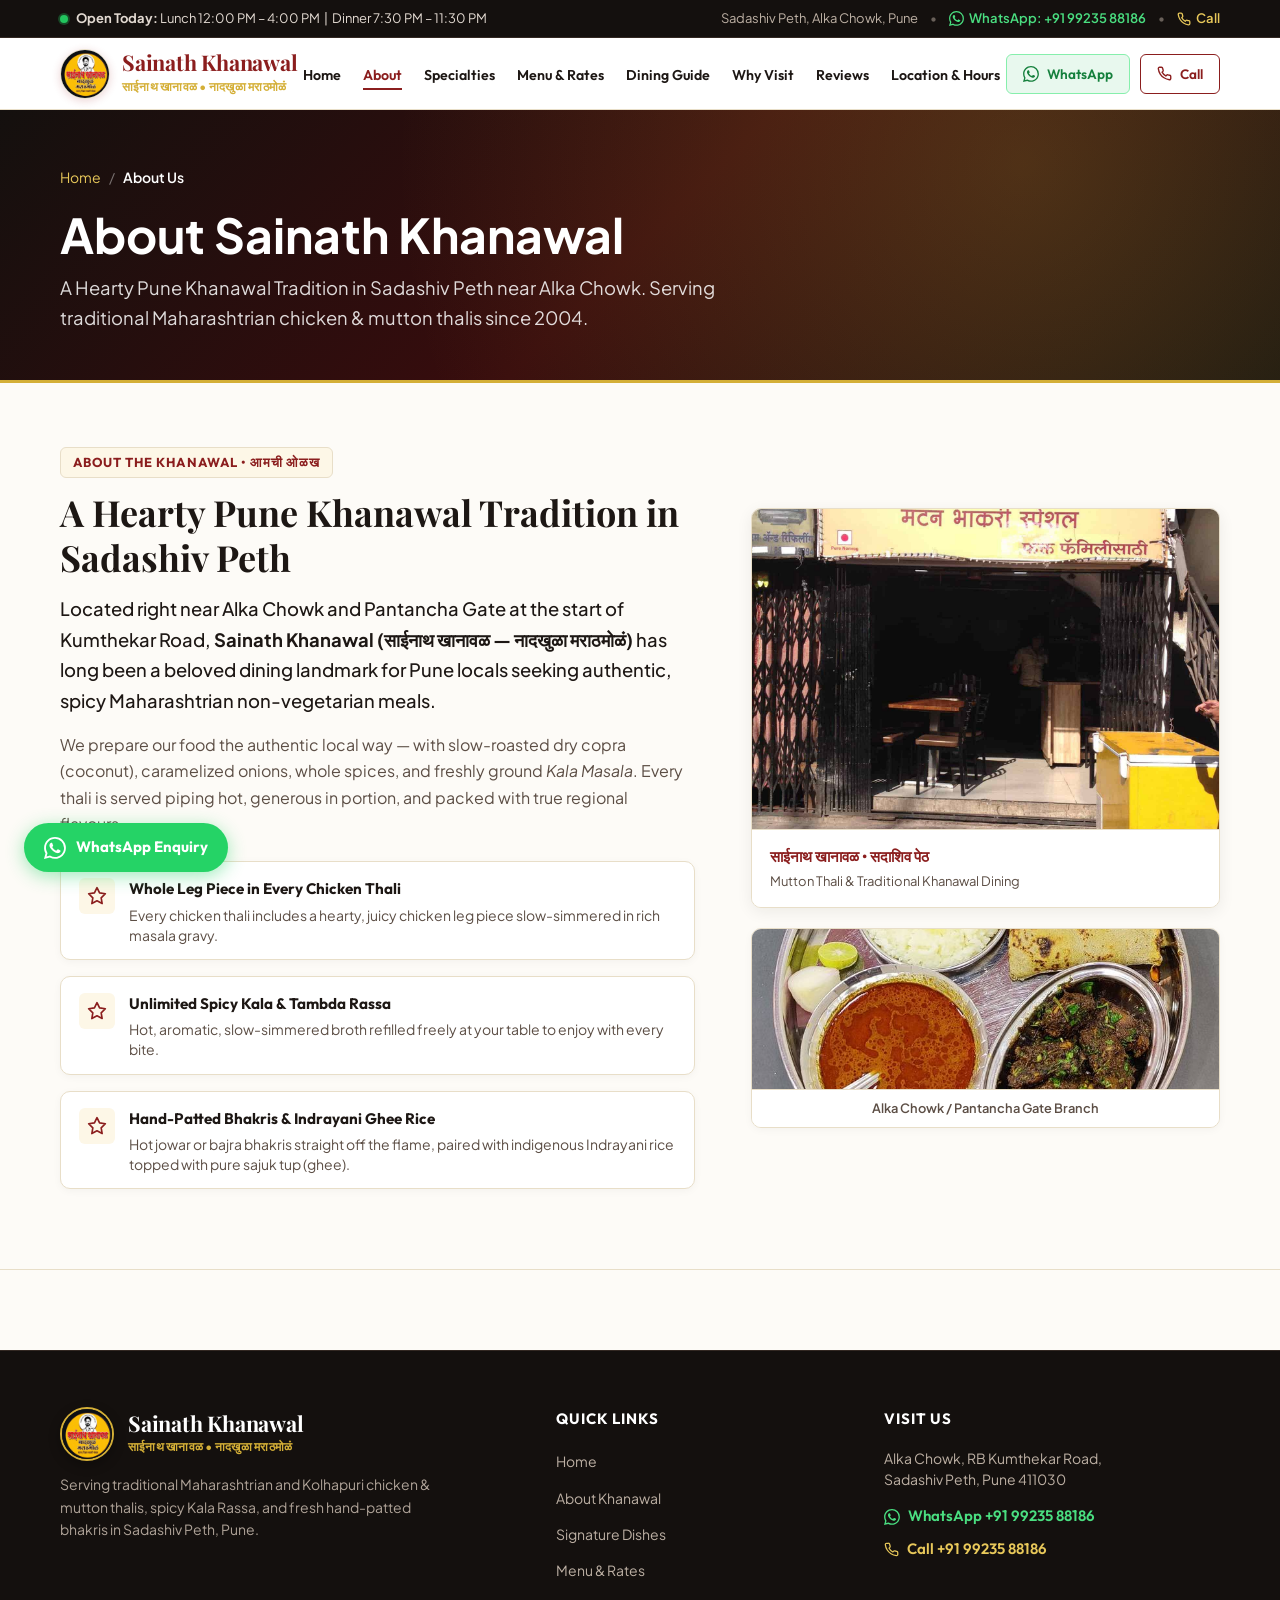
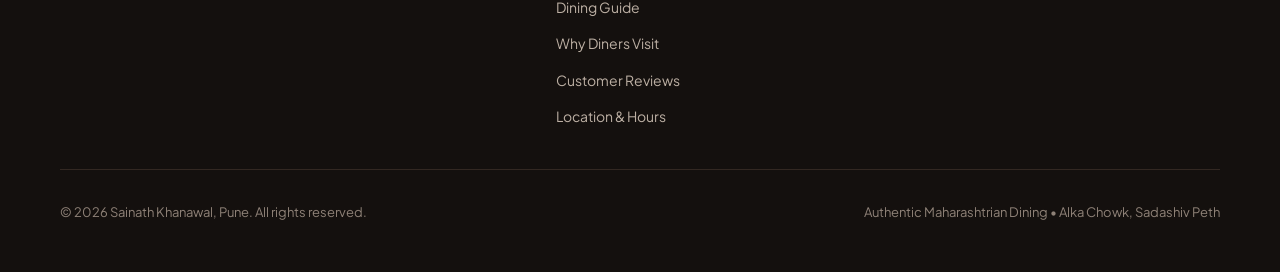
<file: about.html>
<!DOCTYPE html>
<html lang="en">
<head>
  <meta charset="UTF-8">
  <meta name="viewport" content="width=device-width, initial-scale=1.0">
  <title>About Us & Heritage | Sainath Khanawal Pune</title>
  <meta name="description" content="Learn about Sainath Khanawal, a beloved Maharashtrian dining landmark in Sadashiv Peth, Alka Chowk, Pune since 2004. Famous for authentic Kala Masala, slow-cooked mutton, and gavran chicken.">
  <meta name="keywords" content="About Sainath Khanawal, Sainath Khanawal history, sadashiv peth khanawal story, Amol Nikam Sainath, authentic pune khanawal">
  <link rel="canonical" href="https://rugvednikam.github.io/sainath-khanawal/about.html">
  <meta name="robots" content="index, follow">
  <meta name="google-site-verification" content="QIoH14-XySt5VeTrEthgVMYOihwESM14tgCj0AKaoIQ" />

  <!-- Favicon -->
  <link rel="icon" type="image/png" href="assets/images/favicon.png">
  <link rel="apple-touch-icon" href="assets/images/favicon.png">

  <!-- Open Graph -->
  <meta property="og:type" content="website">
  <meta property="og:site_name" content="Sainath Khanawal Pune">
  <meta property="og:title" content="About Us & Heritage | Sainath Khanawal Pune">
  <meta property="og:description" content="A Hearty Pune Khanawal Tradition in Sadashiv Peth near Alka Chowk. Serving traditional Maharashtrian food since 2004.">
  <meta property="og:image" content="assets/images/chicken-thali.jpg">
  <meta property="og:url" content="https://rugvednikam.github.io/sainath-khanawal/about.html">
  <meta property="og:locale" content="en_IN">

  <!-- Theme Color -->
  <meta name="theme-color" content="#8B1E1E">
  
  <!-- Fonts -->
  <link rel="preconnect" href="https://fonts.googleapis.com">
  <link rel="preconnect" href="https://fonts.gstatic.com" crossorigin>
  <link href="https://fonts.googleapis.com/css2?family=Outfit:wght@400;500;600;700&family=Playfair+Display:ital,wght@0,600;0,700;1,600&family=Plus+Jakarta+Sans:wght@400;500;600;700&display=swap" rel="stylesheet">

  <!-- Styles -->
  <link rel="stylesheet" href="css/style.css">

  <!-- Schema.org JSON-LD -->
  <script type="application/ld+json">
  {
    "@context": "https://schema.org",
    "@type": "AboutPage",
    "name": "About Sainath Khanawal",
    "url": "https://rugvednikam.github.io/sainath-khanawal/about.html",
    "description": "Authentic 20-year Maharashtrian khanawal heritage in Sadashiv Peth, Pune."
  }
  </script>
</head>
<body>

  <!-- Top Announcement Bar -->
  <div class="top-announcement">
    <div class="container top-bar-inner">
      <div class="top-bar-item">
        <span class="status-indicator"></span>
        <span class="top-bar-text"><strong>Open Today:</strong> Lunch 12:00 PM – 4:00 PM &nbsp;|&nbsp; Dinner 7:30 PM – 11:30 PM</span>
      </div>
      <div class="top-bar-item top-bar-contact">
        <span>Sadashiv Peth, Alka Chowk, Pune</span>
        <span class="sep">•</span>
        <a href="https://wa.me/919923588186?text=Namaste%20Sainath%20Khanawal%2C%20I%20would%20like%20to%20enquire%20about%20today%27s%20menu%20and%20thali%20parcels." target="_blank" rel="noopener" class="top-whatsapp-link" aria-label="WhatsApp enquiry +91 99235 88186">
          <svg width="15" height="15" viewBox="0 0 16 16" fill="currentColor" aria-hidden="true">
            <path d="M13.601 2.326A7.85 7.85 0 0 0 7.994 0C3.627 0 .068 3.558.064 7.926c0 1.399.366 2.76 1.057 3.965L0 16l4.204-1.102a7.9 7.9 0 0 0 3.79.965h.004c4.368 0 7.926-3.558 7.93-7.93A7.9 7.9 0 0 0 13.6 2.326zM7.994 14.521a6.6 6.6 0 0 1-3.356-.92l-.24-.144-2.494.654.666-2.433-.156-.251a6.56 6.56 0 0 1-1.007-3.505c0-3.626 2.957-6.584 6.591-6.584a6.56 6.56 0 0 1 4.66 1.931 6.56 6.56 0 0 1 1.928 4.66c-.004 3.639-2.961 6.592-6.592 6.592m3.615-4.934c-.197-.099-1.17-.578-1.353-.646-.182-.065-.315-.099-.445.099-.133.197-.513.646-.627.775-.114.133-.232.148-.43.05-.197-.1-.836-.308-1.592-.985-.59-.525-.985-1.175-1.103-1.372-.114-.198-.011-.304.088-.403.087-.088.197-.232.296-.346.1-.114.133-.198.198-.33.065-.134.034-.248-.015-.347-.05-.099-.445-1.076-.612-1.47-.16-.389-.323-.335-.445-.34-.114-.007-.247-.007-.38-.007a.73.73 0 0 0-.529.247c-.182.198-.691.677-.691 1.654s.71 1.916.81 2.049c.098.133 1.394 2.132 3.383 2.992.47.205.84.326 1.129.418.475.152.904.129 1.246.08.38-.058 1.171-.48 1.338-.943.164-.464.164-.86.114-.943-.049-.084-.182-.133-.38-.232"/>
          </svg>
          WhatsApp: +91 99235 88186
        </a>
        <span class="sep">•</span>
        <a href="tel:+919923588186" class="top-phone-link" aria-label="Call restaurant at +91 99235 88186">
          <svg width="14" height="14" viewBox="0 0 24 24" fill="none" stroke="currentColor" stroke-width="2.2" stroke-linecap="round" stroke-linejoin="round" aria-hidden="true"><path d="M22 16.92v3a2 2 0 0 1-2.18 2 19.79 19.79 0 0 1-8.63-3.07 19.5 19.5 0 0 1-6-6 19.79 19.79 0 0 1-3.07-8.67A2 2 0 0 1 4.11 2h3a2 2 0 0 1 2 1.72 12.84 12.84 0 0 0 .7 2.81 2 2 0 0 1-.45 2.11L8.09 9.91a16 16 0 0 0 6 6l1.27-1.27a2 2 0 0 1 2.11-.45 12.84 12.84 0 0 0 2.81.7A2 2 0 0 1 22 16.92z"></path></svg>
          Call
        </a>
      </div>
    </div>
  </div>

  <!-- Primary Site Header -->
  <header class="site-header" id="siteHeader">
    <div class="container header-container">
      <a href="index.html" class="brand-identity-lockup" aria-label="Sainath Khanawal Home">
        <img src="assets/images/sainath-khanawal-logo.png" alt="Sainath Khanawal Official Logo" class="brand-logo-circle" width="54" height="54">
        <div class="brand-text-block">
          <span class="brand-title">Sainath Khanawal</span>
          <span class="brand-subtitle">साईनाथ खानावळ • नादखुळा मराठमोळं</span>
        </div>
      </a>

      <!-- Desktop Navigation Links -->
      <nav class="desktop-nav" aria-label="Main Navigation">
        <ul class="nav-list">
          <li><a href="index.html" class="nav-link">Home</a></li>
          <li><a href="about.html" class="nav-link active" aria-current="page">About</a></li>
          <li><a href="specialties.html" class="nav-link">Specialties</a></li>
          <li><a href="menu.html" class="nav-link">Menu & Rates</a></li>
          <li><a href="guide.html" class="nav-link">Dining Guide</a></li>
          <li><a href="why-visit.html" class="nav-link">Why Visit</a></li>
          <li><a href="reviews.html" class="nav-link">Reviews</a></li>
          <li><a href="location.html" class="nav-link">Location & Hours</a></li>
        </ul>
      </nav>

      <!-- Header Action -->
      <div class="header-action-group">
        <a href="https://wa.me/919923588186?text=Namaste%20Sainath%20Khanawal%2C%20I%20would%20like%20to%20enquire%20about%20today%27s%20menu%20and%20thali%20parcels." target="_blank" rel="noopener" class="btn btn-whatsapp-sm header-wa-btn" aria-label="WhatsApp Enquiry">
          <svg width="16" height="16" viewBox="0 0 16 16" fill="currentColor" aria-hidden="true">
            <path d="M13.601 2.326A7.85 7.85 0 0 0 7.994 0C3.627 0 .068 3.558.064 7.926c0 1.399.366 2.76 1.057 3.965L0 16l4.204-1.102a7.9 7.9 0 0 0 3.79.965h.004c4.368 0 7.926-3.558 7.93-7.93A7.9 7.9 0 0 0 13.6 2.326zM7.994 14.521a6.6 6.6 0 0 1-3.356-.92l-.24-.144-2.494.654.666-2.433-.156-.251a6.56 6.56 0 0 1-1.007-3.505c0-3.626 2.957-6.584 6.591-6.584a6.56 6.56 0 0 1 4.66 1.931 6.56 6.56 0 0 1 1.928 4.66c-.004 3.639-2.961 6.592-6.592 6.592m3.615-4.934c-.197-.099-1.17-.578-1.353-.646-.182-.065-.315-.099-.445.099-.133.197-.513.646-.627.775-.114.133-.232.148-.43.05-.197-.1-.836-.308-1.592-.985-.59-.525-.985-1.175-1.103-1.372-.114-.198-.011-.304.088-.403.087-.088.197-.232.296-.346.1-.114.133-.198.198-.33.065-.134.034-.248-.015-.347-.05-.099-.445-1.076-.612-1.47-.16-.389-.323-.335-.445-.34-.114-.007-.247-.007-.38-.007a.73.73 0 0 0-.529.247c-.182.198-.691.677-.691 1.654s.71 1.916.81 2.049c.098.133 1.394 2.132 3.383 2.992.47.205.84.326 1.129.418.475.152.904.129 1.246.08.38-.058 1.171-.48 1.338-.943.164-.464.164-.86.114-.943-.049-.084-.182-.133-.38-.232"/>
          </svg>
          WhatsApp
        </a>
        <a href="tel:+919923588186" class="btn btn-outline btn-sm header-call-btn">
          <svg width="15" height="15" viewBox="0 0 24 24" fill="none" stroke="currentColor" stroke-width="2.2" stroke-linecap="round" stroke-linejoin="round" aria-hidden="true"><path d="M22 16.92v3a2 2 0 0 1-2.18 2 19.79 19.79 0 0 1-8.63-3.07 19.5 19.5 0 0 1-6-6 19.79 19.79 0 0 1-3.07-8.67A2 2 0 0 1 4.11 2h3a2 2 0 0 1 2 1.72 12.84 12.84 0 0 0 .7 2.81 2 2 0 0 1-.45 2.11L8.09 9.91a16 16 0 0 0 6 6l1.27-1.27a2 2 0 0 1 2.11-.45 12.84 12.84 0 0 0 2.81.7A2 2 0 0 1 22 16.92z"></path></svg>
          Call
        </a>
        <!-- Mobile Menu Toggle Button -->
        <button class="mobile-toggle" id="mobileMenuBtn" aria-label="Toggle mobile menu" aria-expanded="false" aria-controls="mobileDrawer">
          <span class="hamburger-bar"></span>
          <span class="hamburger-bar"></span>
          <span class="hamburger-bar"></span>
        </button>
      </div>
    </div>
  </header>

  <!-- Mobile Navigation Drawer -->
  <div class="mobile-drawer" id="mobileDrawer" aria-hidden="true">
    <div class="drawer-header">
      <div class="drawer-brand-lockup">
        <img src="assets/images/sainath-khanawal-logo.png" alt="Sainath Khanawal Official Logo" class="drawer-logo-circle" width="44" height="44">
        <div>
          <span class="drawer-brand-title">Sainath Khanawal</span>
          <span class="drawer-brand-subtitle">नादखुळा मराठमोळं</span>
        </div>
      </div>
      <button class="drawer-close" id="drawerCloseBtn" aria-label="Close menu">&times;</button>
    </div>
    <ul class="mobile-nav-list">
      <li><a href="index.html" class="mobile-nav-link">Home</a></li>
      <li><a href="about.html" class="mobile-nav-link active">About the Khanawal</a></li>
      <li><a href="specialties.html" class="mobile-nav-link">Signature Dishes</a></li>
      <li><a href="menu.html" class="mobile-nav-link">Food Menu & Rates</a></li>
      <li><a href="guide.html" class="mobile-nav-link">Khanawal Dining Guide</a></li>
      <li><a href="why-visit.html" class="mobile-nav-link">Why Diners Visit</a></li>
      <li><a href="reviews.html" class="mobile-nav-link">Customer Reviews</a></li>
      <li><a href="location.html" class="mobile-nav-link">Location & Timings</a></li>
    </ul>
    <div class="drawer-footer">
      <a href="https://wa.me/919923588186?text=Namaste%20Sainath%20Khanawal%2C%20I%20would%20like%20to%20enquire%20about%20today%27s%20menu%20and%20thali%20parcels." target="_blank" rel="noopener" class="btn btn-whatsapp btn-block">
        <svg width="18" height="18" viewBox="0 0 16 16" fill="currentColor" aria-hidden="true">
          <path d="M13.601 2.326A7.85 7.85 0 0 0 7.994 0C3.627 0 .068 3.558.064 7.926c0 1.399.366 2.76 1.057 3.965L0 16l4.204-1.102a7.9 7.9 0 0 0 3.79.965h.004c4.368 0 7.926-3.558 7.93-7.93A7.9 7.9 0 0 0 13.6 2.326zM7.994 14.521a6.6 6.6 0 0 1-3.356-.92l-.24-.144-2.494.654.666-2.433-.156-.251a6.56 6.56 0 0 1-1.007-3.505c0-3.626 2.957-6.584 6.591-6.584a6.56 6.56 0 0 1 4.66 1.931 6.56 6.56 0 0 1 1.928 4.66c-.004 3.639-2.961 6.592-6.592 6.592m3.615-4.934c-.197-.099-1.17-.578-1.353-.646-.182-.065-.315-.099-.445.099-.133.197-.513.646-.627.775-.114.133-.232.148-.43.05-.197-.1-.836-.308-1.592-.985-.59-.525-.985-1.175-1.103-1.372-.114-.198-.011-.304.088-.403.087-.088.197-.232.296-.346.1-.114.133-.198.198-.33.065-.134.034-.248-.015-.347-.05-.099-.445-1.076-.612-1.47-.16-.389-.323-.335-.445-.34-.114-.007-.247-.007-.38-.007a.73.73 0 0 0-.529.247c-.182.198-.691.677-.691 1.654s.71 1.916.81 2.049c.098.133 1.394 2.132 3.383 2.992.47.205.84.326 1.129.418.475.152.904.129 1.246.08.38-.058 1.171-.48 1.338-.943.164-.464.164-.86.114-.943-.049-.084-.182-.133-.38-.232"/>
        </svg>
        <span>WhatsApp Enquiry (+91 99235 88186)</span>
      </a>
      <a href="tel:+919923588186" class="btn btn-primary btn-block">
        <svg width="18" height="18" viewBox="0 0 24 24" fill="none" stroke="currentColor" stroke-width="2" stroke-linecap="round" stroke-linejoin="round" aria-hidden="true"><path d="M22 16.92v3a2 2 0 0 1-2.18 2 19.79 19.79 0 0 1-8.63-3.07 19.5 19.5 0 0 1-6-6 19.79 19.79 0 0 1-3.07-8.67A2 2 0 0 1 4.11 2h3a2 2 0 0 1 2 1.72 12.84 12.84 0 0 0 .7 2.81 2 2 0 0 1-.45 2.11L8.09 9.91a16 16 0 0 0 6 6l1.27-1.27a2 2 0 0 1 2.11-.45 12.84 12.84 0 0 0 2.81.7A2 2 0 0 1 22 16.92z"></path></svg>
        Call Restaurant
      </a>
    </div>
  </div>
  <div class="drawer-overlay" id="drawerOverlay"></div>

  <!-- SUBPAGE HERO BANNER -->
  <section class="page-hero">
    <div class="container page-hero-inner">
      <nav class="breadcrumb-nav" aria-label="Breadcrumb">
        <ol class="breadcrumb-list">
          <li><a href="index.html">Home</a></li>
          <li class="breadcrumb-separator">/</li>
          <li class="breadcrumb-current">About Us</li>
        </ol>
      </nav>
      <h1 class="page-hero-title">About Sainath Khanawal</h1>
      <p class="page-hero-subtitle">A Hearty Pune Khanawal Tradition in Sadashiv Peth near Alka Chowk. Serving traditional Maharashtrian chicken & mutton thalis since 2004.</p>
    </div>
  </section>

  <!-- ABOUT SECTION (EXACT ORIGINAL CONTENT) -->
  <main class="page-main-content">
    <section class="section about-section" id="about" style="padding-top: 0;">
      <div class="container">
        <div class="about-grid">
          <div class="about-text-column">
            <div class="section-tag">About the Khanawal • आमची ओळख</div>
            <h2 class="section-heading">A Hearty Pune Khanawal Tradition in Sadashiv Peth</h2>
            
            <p class="lead-text">
              Located right near Alka Chowk and Pantancha Gate at the start of Kumthekar Road, <strong>Sainath Khanawal (साईनाथ खानावळ — नादखुळा मराठमोळं)</strong> has long been a beloved dining landmark for Pune locals seeking authentic, spicy Maharashtrian non-vegetarian meals.
            </p>
            
            <p>
              We prepare our food the authentic local way — with slow-roasted dry copra (coconut), caramelized onions, whole spices, and freshly ground <em>Kala Masala</em>. Every thali is served piping hot, generous in portion, and packed with true regional flavours.
            </p>
            
            <div class="about-highlights-list">
              <div class="highlight-point">
                <div class="point-icon">
                  <svg width="20" height="20" viewBox="0 0 24 24" fill="none" stroke="currentColor" stroke-width="2" stroke-linecap="round" stroke-linejoin="round"><path d="M12 2l3.09 6.26L22 9.27l-5 4.87 1.18 6.88L12 17.77l-6.18 3.25L7 14.14 2 9.27l6.91-1.01L12 2z"></path></svg>
                </div>
                <div>
                  <strong>Whole Leg Piece in Every Chicken Thali</strong>
                  <p>Every chicken thali includes a hearty, juicy chicken leg piece slow-simmered in rich masala gravy.</p>
                </div>
              </div>

              <div class="highlight-point">
                <div class="point-icon">
                  <svg width="20" height="20" viewBox="0 0 24 24" fill="none" stroke="currentColor" stroke-width="2" stroke-linecap="round" stroke-linejoin="round"><path d="M12 2l3.09 6.26L22 9.27l-5 4.87 1.18 6.88L12 17.77l-6.18 3.25L7 14.14 2 9.27l6.91-1.01L12 2z"></path></svg>
                </div>
                <div>
                  <strong>Unlimited Spicy Kala & Tambda Rassa</strong>
                  <p>Hot, aromatic, slow-simmered broth refilled freely at your table to enjoy with every bite.</p>
                </div>
              </div>

              <div class="highlight-point">
                <div class="point-icon">
                  <svg width="20" height="20" viewBox="0 0 24 24" fill="none" stroke="currentColor" stroke-width="2" stroke-linecap="round" stroke-linejoin="round"><path d="M12 2l3.09 6.26L22 9.27l-5 4.87 1.18 6.88L12 17.77l-6.18 3.25L7 14.14 2 9.27l6.91-1.01L12 2z"></path></svg>
                </div>
                <div>
                  <strong>Hand-Patted Bhakris & Indrayani Ghee Rice</strong>
                  <p>Hot jowar or bajra bhakris straight off the flame, paired with indigenous Indrayani rice topped with pure sajuk tup (ghee).</p>
                </div>
              </div>
            </div>
          </div>

          <div class="about-image-column">
            <div class="about-image-duo">
              <div class="duo-main-card">
                <img src="assets/images/mutton-thali.jpg" alt="Authentic Mutton Masala Thali and dining at Sainath Khanawal Sadashiv Peth" class="about-main-img" loading="lazy">
                <div class="about-img-caption">
                  <strong>साईनाथ खानावळ • सदाशिव पेठ</strong>
                  <span>Mutton Thali & Traditional Khanawal Dining</span>
                </div>
              </div>
              <div class="duo-sub-card">
                <img src="assets/images/restaurant-front.jpg" alt="Sainath Khanawal storefront near Alka Chowk Pune" class="about-storefront-img" loading="lazy">
                <div class="storefront-caption">
                  <span>Alka Chowk / Pantancha Gate Branch</span>
                </div>
              </div>
            </div>
          </div>
        </div>
      </div>
    </section>
  </main>

  <!-- SITE FOOTER -->
  <footer class="site-footer">
    <div class="container footer-content">
      <div class="footer-top-row">
        <div class="footer-brand">
          <div class="footer-brand-lockup">
            <img src="assets/images/sainath-khanawal-logo.png" alt="Sainath Khanawal Logo" class="footer-logo-circle" width="60" height="60">
            <div>
              <div class="brand-title">Sainath Khanawal</div>
              <div class="brand-subtitle">साईनाथ खानावळ • नादखुळा मराठमोळं</div>
            </div>
          </div>
          <p class="footer-desc">
            Serving traditional Maharashtrian and Kolhapuri chicken & mutton thalis, spicy Kala Rassa, and fresh hand-patted bhakris in Sadashiv Peth, Pune.
          </p>
        </div>

        <div class="footer-links-group">
          <h4 class="footer-heading">Quick Links</h4>
          <ul class="footer-links">
            <li><a href="index.html">Home</a></li>
            <li><a href="about.html">About Khanawal</a></li>
            <li><a href="specialties.html">Signature Dishes</a></li>
            <li><a href="menu.html">Menu & Rates</a></li>
            <li><a href="guide.html">Dining Guide</a></li>
            <li><a href="why-visit.html">Why Diners Visit</a></li>
            <li><a href="reviews.html">Customer Reviews</a></li>
            <li><a href="location.html">Location & Hours</a></li>
          </ul>
        </div>

        <div class="footer-contact-group">
          <h4 class="footer-heading">Visit Us</h4>
          <p class="footer-address">
            Alka Chowk, RB Kumthekar Road,<br>
            Sadashiv Peth, Pune 411030
          </p>
          <div class="footer-contact-buttons">
            <a href="https://wa.me/919923588186?text=Namaste%20Sainath%20Khanawal%2C%20I%20would%20like%20to%20enquire%20about%20today%27s%20menu%20and%20thali%20parcels." target="_blank" rel="noopener" class="footer-wa-link">
              <svg width="16" height="16" viewBox="0 0 16 16" fill="currentColor" aria-hidden="true">
                <path d="M13.601 2.326A7.85 7.85 0 0 0 7.994 0C3.627 0 .068 3.558.064 7.926c0 1.399.366 2.76 1.057 3.965L0 16l4.204-1.102a7.9 7.9 0 0 0 3.79.965h.004c4.368 0 7.926-3.558 7.93-7.93A7.9 7.9 0 0 0 13.6 2.326zM7.994 14.521a6.6 6.6 0 0 1-3.356-.92l-.24-.144-2.494.654.666-2.433-.156-.251a6.56 6.56 0 0 1-1.007-3.505c0-3.626 2.957-6.584 6.591-6.584a6.56 6.56 0 0 1 4.66 1.931 6.56 6.56 0 0 1 1.928 4.66c-.004 3.639-2.961 6.592-6.592 6.592m3.615-4.934c-.197-.099-1.17-.578-1.353-.646-.182-.065-.315-.099-.445.099-.133.197-.513.646-.627.775-.114.133-.232.148-.43.05-.197-.1-.836-.308-1.592-.985-.59-.525-.985-1.175-1.103-1.372-.114-.198-.011-.304.088-.403.087-.088.197-.232.296-.346.1-.114.133-.198.198-.33.065-.134.034-.248-.015-.347-.05-.099-.445-1.076-.612-1.47-.16-.389-.323-.335-.445-.34-.114-.007-.247-.007-.38-.007a.73.73 0 0 0-.529.247c-.182.198-.691.677-.691 1.654s.71 1.916.81 2.049c.098.133 1.394 2.132 3.383 2.992.47.205.84.326 1.129.418.475.152.904.129 1.246.08.38-.058 1.171-.48 1.338-.943.164-.464.164-.86.114-.943-.049-.084-.182-.133-.38-.232"/>
              </svg>
              <span>WhatsApp +91 99235 88186</span>
            </a>
            <a href="tel:+919923588186" class="footer-phone">
              <svg width="15" height="15" viewBox="0 0 24 24" fill="none" stroke="currentColor" stroke-width="2" stroke-linecap="round" stroke-linejoin="round"><path d="M22 16.92v3a2 2 0 0 1-2.18 2 19.79 19.79 0 0 1-8.63-3.07 19.5 19.5 0 0 1-6-6 19.79 19.79 0 0 1-3.07-8.67A2 2 0 0 1 4.11 2h3a2 2 0 0 1 2 1.72 12.84 12.84 0 0 0 .7 2.81 2 2 0 0 1-.45 2.11L8.09 9.91a16 16 0 0 0 6 6l1.27-1.27a2 2 0 0 1 2.11-.45 12.84 12.84 0 0 0 2.81.7A2 2 0 0 1 22 16.92z"></path></svg>
              Call +91 99235 88186
            </a>
          </div>
        </div>
      </div>

      <div class="footer-bottom-row">
        <p>&copy; <span id="currentYear">2026</span> Sainath Khanawal, Pune. All rights reserved.</p>
        <p class="footer-meta-tag">Authentic Maharashtrian Dining • Alka Chowk, Sadashiv Peth</p>
      </div>
    </div>
  </footer>

  <!-- MOBILE BOTTOM ACTION BAR -->
  <aside class="mobile-action-bar" aria-label="Quick Mobile Actions">
    <a href="tel:+919923588186" class="mobile-action-item">
      <svg width="20" height="20" viewBox="0 0 24 24" fill="none" stroke="currentColor" stroke-width="2.2" stroke-linecap="round" stroke-linejoin="round" aria-hidden="true"><path d="M22 16.92v3a2 2 0 0 1-2.18 2 19.79 19.79 0 0 1-8.63-3.07 19.5 19.5 0 0 1-6-6 19.79 19.79 0 0 1-3.07-8.67A2 2 0 0 1 4.11 2h3a2 2 0 0 1 2 1.72 12.84 12.84 0 0 0 .7 2.81 2 2 0 0 1-.45 2.11L8.09 9.91a16 16 0 0 0 6 6l1.27-1.27a2 2 0 0 1 2.11-.45 12.84 12.84 0 0 0 2.81.7A2 2 0 0 1 22 16.92z"></path></svg>
      <span>Call</span>
    </a>
    <a href="https://wa.me/919923588186?text=Namaste%20Sainath%20Khanawal%2C%20I%20would%20like%20to%20enquire%20about%20today%27s%20menu%20and%20thali%20parcels." target="_blank" rel="noopener" class="mobile-action-item wa-item">
      <svg width="20" height="16" viewBox="0 0 16 16" fill="currentColor" aria-hidden="true">
        <path d="M13.601 2.326A7.85 7.85 0 0 0 7.994 0C3.627 0 .068 3.558.064 7.926c0 1.399.366 2.76 1.057 3.965L0 16l4.204-1.102a7.9 7.9 0 0 0 3.79.965h.004c4.368 0 7.926-3.558 7.93-7.93A7.9 7.9 0 0 0 13.6 2.326zM7.994 14.521a6.6 6.6 0 0 1-3.356-.92l-.24-.144-2.494.654.666-2.433-.156-.251a6.56 6.56 0 0 1-1.007-3.505c0-3.626 2.957-6.584 6.591-6.584a6.56 6.56 0 0 1 4.66 1.931 6.56 6.56 0 0 1 1.928 4.66c-.004 3.639-2.961 6.592-6.592 6.592m3.615-4.934c-.197-.099-1.17-.578-1.353-.646-.182-.065-.315-.099-.445.099-.133.197-.513.646-.627.775-.114.133-.232.148-.43.05-.197-.1-.836-.308-1.592-.985-.59-.525-.985-1.175-1.103-1.372-.114-.198-.011-.304.088-.403.087-.088.197-.232.296-.346.1-.114.133-.198.198-.33.065-.134.034-.248-.015-.347-.05-.099-.445-1.076-.612-1.47-.16-.389-.323-.335-.445-.34-.114-.007-.247-.007-.38-.007a.73.73 0 0 0-.529.247c-.182.198-.691.677-.691 1.654s.71 1.916.81 2.049c.098.133 1.394 2.132 3.383 2.992.47.205.84.326 1.129.418.475.152.904.129 1.246.08.38-.058 1.171-.48 1.338-.943.164-.464.164-.86.114-.943-.049-.084-.182-.133-.38-.232"/>
      </svg>
      <span>WhatsApp</span>
    </a>
    <a href="location.html" class="mobile-action-item">
      <svg width="20" height="20" viewBox="0 0 24 24" fill="none" stroke="currentColor" stroke-width="2.2" stroke-linecap="round" stroke-linejoin="round" aria-hidden="true"><polygon points="3 11 22 2 13 21 11 13 3 11"></polygon></svg>
      <span>Directions</span>
    </a>
    <a href="menu.html" class="mobile-action-item">
      <svg width="20" height="20" viewBox="0 0 24 24" fill="none" stroke="currentColor" stroke-width="2.2" stroke-linecap="round" stroke-linejoin="round" aria-hidden="true"><path d="M4 6h16M4 12h16M4 18h7"/></svg>
      <span>Menu</span>
    </a>
  </aside>

  <!-- Floating WhatsApp Quick Widget (Desktop) -->
  <a href="https://wa.me/919923588186?text=Namaste%20Sainath%20Khanawal%2C%20I%20would%20like%20to%20enquire%20about%20today%27s%20menu%20and%20thali%20parcels." target="_blank" rel="noopener" class="floating-whatsapp-btn" aria-label="Chat on WhatsApp">
    <svg width="22" height="22" viewBox="0 0 16 16" fill="currentColor" aria-hidden="true">
      <path d="M13.601 2.326A7.85 7.85 0 0 0 7.994 0C3.627 0 .068 3.558.064 7.926c0 1.399.366 2.76 1.057 3.965L0 16l4.204-1.102a7.9 7.9 0 0 0 3.79.965h.004c4.368 0 7.926-3.558 7.93-7.93A7.9 7.9 0 0 0 13.6 2.326zM7.994 14.521a6.6 6.6 0 0 1-3.356-.92l-.24-.144-2.494.654.666-2.433-.156-.251a6.56 6.56 0 0 1-1.007-3.505c0-3.626 2.957-6.584 6.591-6.584a6.56 6.56 0 0 1 4.66 1.931 6.56 6.56 0 0 1 1.928 4.66c-.004 3.639-2.961 6.592-6.592 6.592m3.615-4.934c-.197-.099-1.17-.578-1.353-.646-.182-.065-.315-.099-.445.099-.133.197-.513.646-.627.775-.114.133-.232.148-.43.05-.197-.1-.836-.308-1.592-.985-.59-.525-.985-1.175-1.103-1.372-.114-.198-.011-.304.088-.403.087-.088.197-.232.296-.346.1-.114.133-.198.198-.33.065-.134.034-.248-.015-.347-.05-.099-.445-1.076-.612-1.47-.16-.389-.323-.335-.445-.34-.114-.007-.247-.007-.38-.007a.73.73 0 0 0-.529.247c-.182.198-.691.677-.691 1.654s.71 1.916.81 2.049c.098.133 1.394 2.132 3.383 2.992.47.205.84.326 1.129.418.475.152.904.129 1.246.08.38-.058 1.171-.48 1.338-.943.164-.464.164-.86.114-.943-.049-.084-.182-.133-.38-.232"/>
    </svg>
    <span class="floating-wa-label">WhatsApp Enquiry</span>
  </a>

  <!-- Back to Top Button -->
  <button class="back-to-top" id="backToTop" aria-label="Back to top of page">
    <svg width="20" height="20" viewBox="0 0 24 24" fill="none" stroke="currentColor" stroke-width="2.5" stroke-linecap="round" stroke-linejoin="round"><path d="M18 15l-6-6-6 6"/></svg>
  </button>

  <!-- JavaScript -->
  <script src="js/main.js"></script>
</body>
</html>
</file>
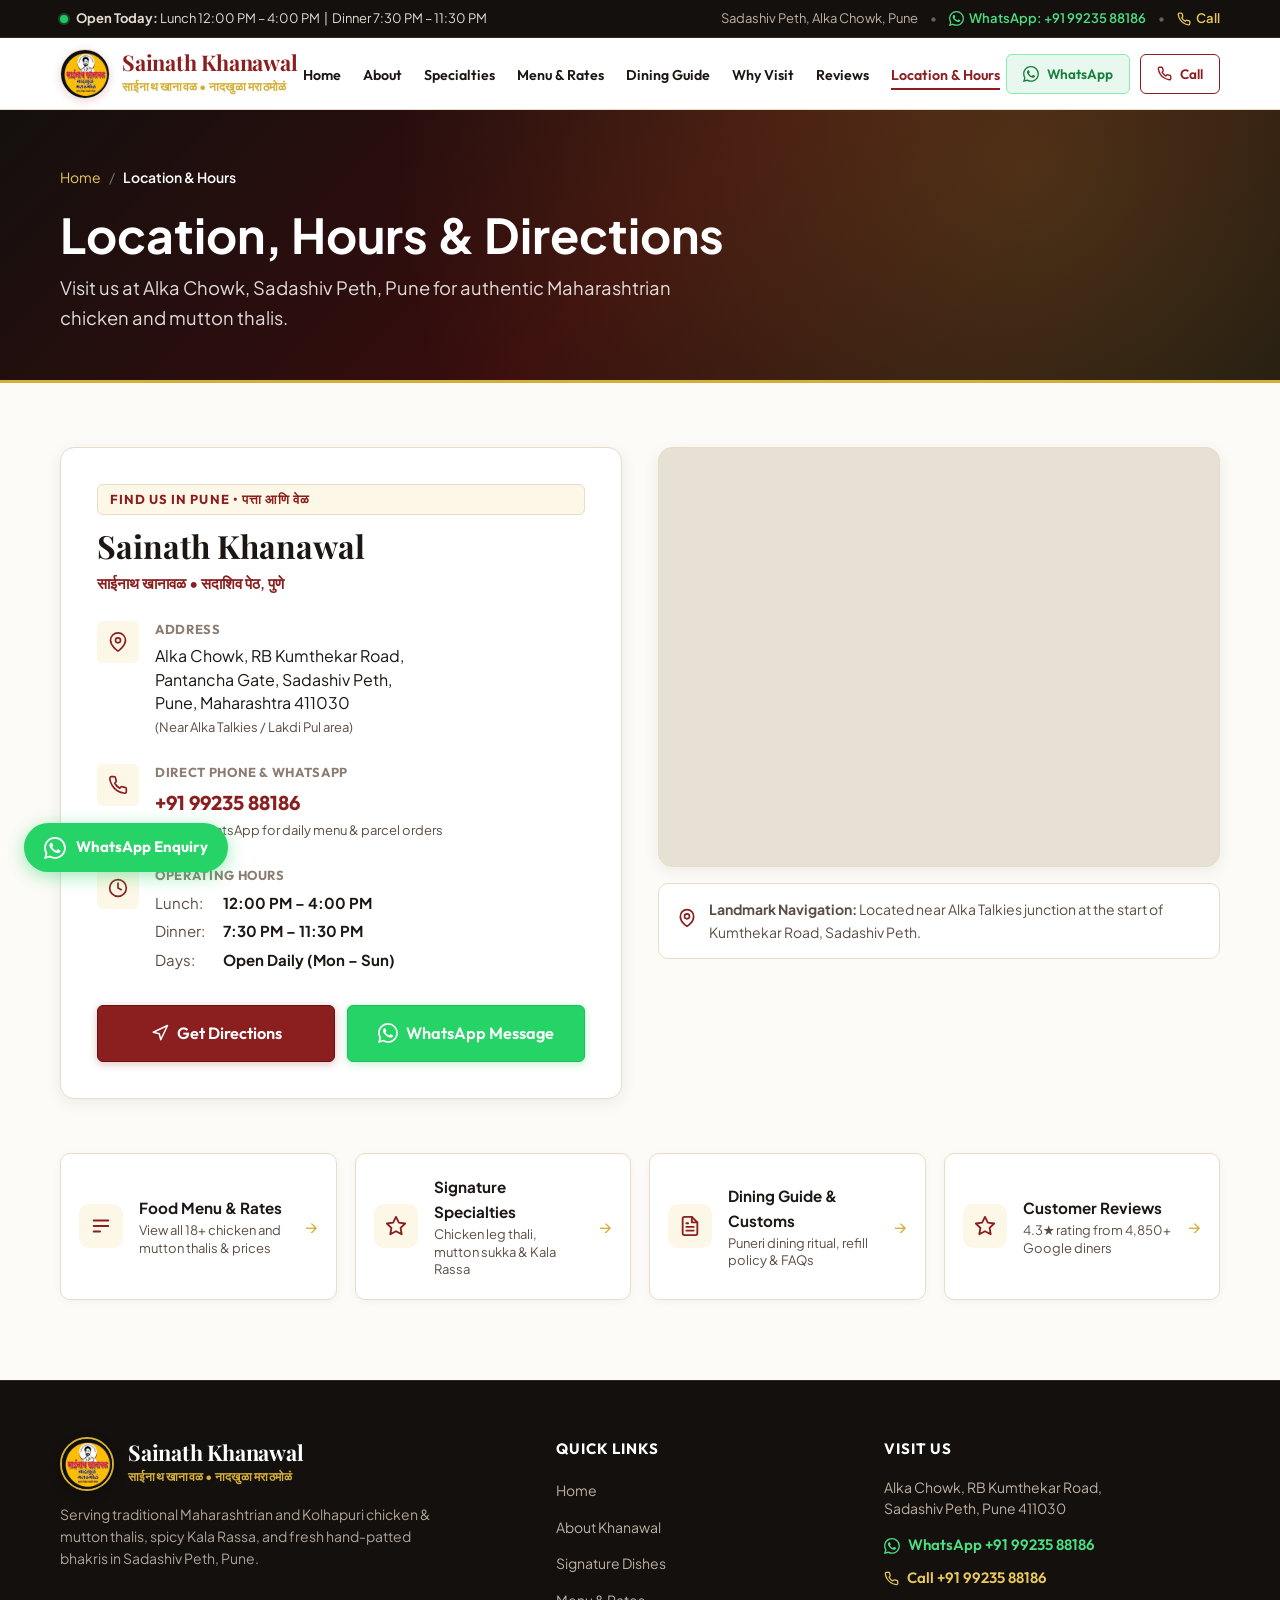
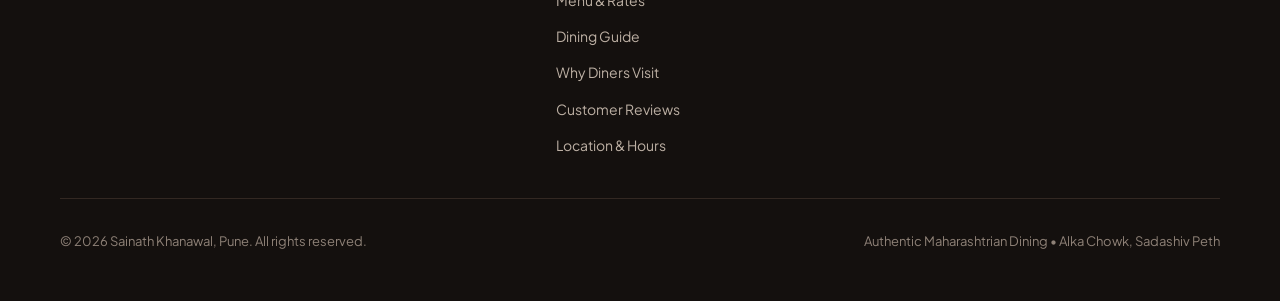
<file: contact.html>
<!DOCTYPE html>
<html lang="en">
<head>
  <meta charset="UTF-8">
  <meta name="viewport" content="width=device-width, initial-scale=1.0">
  <title>Location, Timings & Directions | Sainath Khanawal Pune (Alka Chowk)</title>
  <meta name="description" content="Find Sainath Khanawal at Alka Chowk, RB Kumthekar Road, Pantancha Gate, Sadashiv Peth, Pune 411030. Get Google Maps directions, parking information, lunch & dinner hours, and WhatsApp contact +91 99235 88186.">
  <meta name="keywords" content="Sainath Khanawal address, Sainath Khanawal Pune location, Alka Chowk restaurant directions, Sadashiv Peth khanawal map, Sainath Khanawal timings, Sainath Khanawal contact number">
  <link rel="canonical" href="https://rugvednikam.github.io/sainath-khanawal/location.html">
  <meta name="robots" content="index, follow">
  <meta name="geo.region" content="IN-MH">
  <meta name="geo.placename" content="Pune">
  <meta name="geo.position" content="18.513886;73.845311">
  <meta name="ICBM" content="18.513886, 73.845311">

  <!-- Favicon -->
  <link rel="icon" type="image/png" href="assets/images/favicon.png">
  <link rel="apple-touch-icon" href="assets/images/favicon.png">

  <!-- Open Graph -->
  <meta property="og:type" content="restaurant">
  <meta property="og:site_name" content="Sainath Khanawal Pune">
  <meta property="og:title" content="Location, Timings & Directions | Sainath Khanawal Pune">
  <meta property="og:description" content="Visit us at Alka Chowk, Sadashiv Peth, Pune. Lunch 12:00–4:00 PM | Dinner 7:30–11:30 PM. Call/WhatsApp: +91 99235 88186.">
  <meta property="og:image" content="assets/images/chicken-thali.jpg">
  <meta property="og:url" content="https://rugvednikam.github.io/sainath-khanawal/location.html">
  <meta property="og:locale" content="en_IN">

  <!-- Theme Color -->
  <meta name="theme-color" content="#8B1E1E">
  
  <!-- Fonts -->
  <link rel="preconnect" href="https://fonts.googleapis.com">
  <link rel="preconnect" href="https://fonts.gstatic.com" crossorigin>
  <link href="https://fonts.googleapis.com/css2?family=Outfit:wght@400;500;600;700&family=Playfair+Display:ital,wght@0,600;0,700;1,600&family=Plus+Jakarta+Sans:wght@400;500;600;700&display=swap" rel="stylesheet">

  <!-- Styles -->
  <link rel="stylesheet" href="css/style.css">

  <!-- Schema.org JSON-LD Structured Data for Location Page -->
  <script type="application/ld+json">
  {
    "@context": "https://schema.org",
    "@type": "Restaurant",
    "name": "Sainath Khanawal",
    "alternateName": "साईनाथ खानावळ",
    "url": "https://rugvednikam.github.io/sainath-khanawal/location.html",
    "telephone": "+919923588186",
    "priceRange": "₹₹ (₹200 - ₹550)",
    "servesCuisine": "Maharashtrian",
    "address": {
      "@type": "PostalAddress",
      "streetAddress": "Alka Chowk, RB Kumthekar Road, Pantancha Gate, Sadashiv Peth",
      "addressLocality": "Pune",
      "addressRegion": "Maharashtra",
      "postalCode": "411030",
      "addressCountry": "IN"
    },
    "geo": {
      "@type": "GeoCoordinates",
      "latitude": 18.513886,
      "longitude": 73.845311
    },
    "openingHoursSpecification": [
      {
        "@type": "OpeningHoursSpecification",
        "dayOfWeek": ["Monday", "Tuesday", "Wednesday", "Thursday", "Friday", "Saturday", "Sunday"],
        "opens": "12:00",
        "closes": "16:00"
      },
      {
        "@type": "OpeningHoursSpecification",
        "dayOfWeek": ["Monday", "Tuesday", "Wednesday", "Thursday", "Friday", "Saturday", "Sunday"],
        "opens": "19:30",
        "closes": "23:30"
      }
    ]
  }
  </script>
</head>
<body>

  <!-- Top Announcement Bar -->
  <div class="top-announcement">
    <div class="container top-bar-inner">
      <div class="top-bar-item">
        <span class="status-indicator"></span>
        <span class="top-bar-text"><strong>Open Today:</strong> Lunch 12:00 PM – 4:00 PM &nbsp;|&nbsp; Dinner 7:30 PM – 11:30 PM</span>
      </div>
      <div class="top-bar-item top-bar-contact">
        <span>Sadashiv Peth, Alka Chowk, Pune</span>
        <span class="sep">•</span>
        <a href="https://wa.me/919923588186?text=Namaste%20Sainath%20Khanawal%2C%20I%20would%20like%20to%20enquire%20about%20today%27s%20menu%20and%20thali%20parcels." target="_blank" rel="noopener" class="top-whatsapp-link" aria-label="WhatsApp enquiry +91 99235 88186">
          <svg width="15" height="15" viewBox="0 0 16 16" fill="currentColor" aria-hidden="true">
            <path d="M13.601 2.326A7.85 7.85 0 0 0 7.994 0C3.627 0 .068 3.558.064 7.926c0 1.399.366 2.76 1.057 3.965L0 16l4.204-1.102a7.9 7.9 0 0 0 3.79.965h.004c4.368 0 7.926-3.558 7.93-7.93A7.9 7.9 0 0 0 13.6 2.326zM7.994 14.521a6.6 6.6 0 0 1-3.356-.92l-.24-.144-2.494.654.666-2.433-.156-.251a6.56 6.56 0 0 1-1.007-3.505c0-3.626 2.957-6.584 6.591-6.584a6.56 6.56 0 0 1 4.66 1.931 6.56 6.56 0 0 1 1.928 4.66c-.004 3.639-2.961 6.592-6.592 6.592m3.615-4.934c-.197-.099-1.17-.578-1.353-.646-.182-.065-.315-.099-.445.099-.133.197-.513.646-.627.775-.114.133-.232.148-.43.05-.197-.1-.836-.308-1.592-.985-.59-.525-.985-1.175-1.103-1.372-.114-.198-.011-.304.088-.403.087-.088.197-.232.296-.346.1-.114.133-.198.198-.33.065-.134.034-.248-.015-.347-.05-.099-.445-1.076-.612-1.47-.16-.389-.323-.335-.445-.34-.114-.007-.247-.007-.38-.007a.73.73 0 0 0-.529.247c-.182.198-.691.677-.691 1.654s.71 1.916.81 2.049c.098.133 1.394 2.132 3.383 2.992.47.205.84.326 1.129.418.475.152.904.129 1.246.08.38-.058 1.171-.48 1.338-.943.164-.464.164-.86.114-.943-.049-.084-.182-.133-.38-.232"/>
          </svg>
          WhatsApp: +91 99235 88186
        </a>
        <span class="sep">•</span>
        <a href="tel:+919923588186" class="top-phone-link" aria-label="Call restaurant at +91 99235 88186">
          <svg width="14" height="14" viewBox="0 0 24 24" fill="none" stroke="currentColor" stroke-width="2.2" stroke-linecap="round" stroke-linejoin="round" aria-hidden="true"><path d="M22 16.92v3a2 2 0 0 1-2.18 2 19.79 19.79 0 0 1-8.63-3.07 19.5 19.5 0 0 1-6-6 19.79 19.79 0 0 1-3.07-8.67A2 2 0 0 1 4.11 2h3a2 2 0 0 1 2 1.72 12.84 12.84 0 0 0 .7 2.81 2 2 0 0 1-.45 2.11L8.09 9.91a16 16 0 0 0 6 6l1.27-1.27a2 2 0 0 1 2.11-.45 12.84 12.84 0 0 0 2.81.7A2 2 0 0 1 22 16.92z"></path></svg>
          Call
        </a>
      </div>
    </div>
  </div>

  <!-- Primary Site Header -->
  <header class="site-header" id="siteHeader">
    <div class="container header-container">
      <a href="index.html" class="brand-identity-lockup" aria-label="Sainath Khanawal Home">
        <img src="assets/images/sainath-khanawal-logo.png" alt="Sainath Khanawal Official Logo" class="brand-logo-circle" width="54" height="54">
        <div class="brand-text-block">
          <span class="brand-title">Sainath Khanawal</span>
          <span class="brand-subtitle">साईनाथ खानावळ • नादखुळा मराठमोळं</span>
        </div>
      </a>

      <!-- Desktop Navigation Links -->
      <nav class="desktop-nav" aria-label="Main Navigation">
        <ul class="nav-list">
          <li><a href="index.html" class="nav-link">Home</a></li>
          <li><a href="about.html" class="nav-link">About</a></li>
          <li><a href="specialties.html" class="nav-link">Specialties</a></li>
          <li><a href="menu.html" class="nav-link">Menu & Rates</a></li>
          <li><a href="guide.html" class="nav-link">Dining Guide</a></li>
          <li><a href="why-visit.html" class="nav-link">Why Visit</a></li>
          <li><a href="reviews.html" class="nav-link">Reviews</a></li>
          <li><a href="location.html" class="nav-link active" aria-current="page">Location & Hours</a></li>
        </ul>
      </nav>

      <!-- Header Action -->
      <div class="header-action-group">
        <a href="https://wa.me/919923588186?text=Namaste%20Sainath%20Khanawal%2C%20I%20would%20like%20to%20enquire%20about%20today%27s%20menu%20and%20thali%20parcels." target="_blank" rel="noopener" class="btn btn-whatsapp-sm header-wa-btn" aria-label="WhatsApp Enquiry">
          <svg width="16" height="16" viewBox="0 0 16 16" fill="currentColor" aria-hidden="true">
            <path d="M13.601 2.326A7.85 7.85 0 0 0 7.994 0C3.627 0 .068 3.558.064 7.926c0 1.399.366 2.76 1.057 3.965L0 16l4.204-1.102a7.9 7.9 0 0 0 3.79.965h.004c4.368 0 7.926-3.558 7.93-7.93A7.9 7.9 0 0 0 13.6 2.326zM7.994 14.521a6.6 6.6 0 0 1-3.356-.92l-.24-.144-2.494.654.666-2.433-.156-.251a6.56 6.56 0 0 1-1.007-3.505c0-3.626 2.957-6.584 6.591-6.584a6.56 6.56 0 0 1 4.66 1.931 6.56 6.56 0 0 1 1.928 4.66c-.004 3.639-2.961 6.592-6.592 6.592m3.615-4.934c-.197-.099-1.17-.578-1.353-.646-.182-.065-.315-.099-.445.099-.133.197-.513.646-.627.775-.114.133-.232.148-.43.05-.197-.1-.836-.308-1.592-.985-.59-.525-.985-1.175-1.103-1.372-.114-.198-.011-.304.088-.403.087-.088.197-.232.296-.346.1-.114.133-.198.198-.33.065-.134.034-.248-.015-.347-.05-.099-.445-1.076-.612-1.47-.16-.389-.323-.335-.445-.34-.114-.007-.247-.007-.38-.007a.73.73 0 0 0-.529.247c-.182.198-.691.677-.691 1.654s.71 1.916.81 2.049c.098.133 1.394 2.132 3.383 2.992.47.205.84.326 1.129.418.475.152.904.129 1.246.08.38-.058 1.171-.48 1.338-.943.164-.464.164-.86.114-.943-.049-.084-.182-.133-.38-.232"/>
          </svg>
          WhatsApp
        </a>
        <a href="tel:+919923588186" class="btn btn-outline btn-sm header-call-btn">
          <svg width="15" height="15" viewBox="0 0 24 24" fill="none" stroke="currentColor" stroke-width="2.2" stroke-linecap="round" stroke-linejoin="round" aria-hidden="true"><path d="M22 16.92v3a2 2 0 0 1-2.18 2 19.79 19.79 0 0 1-8.63-3.07 19.5 19.5 0 0 1-6-6 19.79 19.79 0 0 1-3.07-8.67A2 2 0 0 1 4.11 2h3a2 2 0 0 1 2 1.72 12.84 12.84 0 0 0 .7 2.81 2 2 0 0 1-.45 2.11L8.09 9.91a16 16 0 0 0 6 6l1.27-1.27a2 2 0 0 1 2.11-.45 12.84 12.84 0 0 0 2.81.7A2 2 0 0 1 22 16.92z"></path></svg>
          Call
        </a>
        <!-- Mobile Menu Toggle Button -->
        <button class="mobile-toggle" id="mobileMenuBtn" aria-label="Toggle mobile menu" aria-expanded="false" aria-controls="mobileDrawer">
          <span class="hamburger-bar"></span>
          <span class="hamburger-bar"></span>
          <span class="hamburger-bar"></span>
        </button>
      </div>
    </div>
  </header>

  <!-- Mobile Navigation Drawer -->
  <div class="mobile-drawer" id="mobileDrawer" aria-hidden="true">
    <div class="drawer-header">
      <div class="drawer-brand-lockup">
        <img src="assets/images/sainath-khanawal-logo.png" alt="Sainath Khanawal Official Logo" class="drawer-logo-circle" width="44" height="44">
        <div>
          <span class="drawer-brand-title">Sainath Khanawal</span>
          <span class="drawer-brand-subtitle">नादखुळा मराठमोळं</span>
        </div>
      </div>
      <button class="drawer-close" id="drawerCloseBtn" aria-label="Close menu">&times;</button>
    </div>
    <ul class="mobile-nav-list">
      <li><a href="index.html" class="mobile-nav-link">Home</a></li>
      <li><a href="about.html" class="mobile-nav-link">About the Khanawal</a></li>
      <li><a href="specialties.html" class="mobile-nav-link">Signature Dishes</a></li>
      <li><a href="menu.html" class="mobile-nav-link">Food Menu & Rates</a></li>
      <li><a href="guide.html" class="mobile-nav-link">Khanawal Dining Guide</a></li>
      <li><a href="why-visit.html" class="mobile-nav-link">Why Diners Visit</a></li>
      <li><a href="reviews.html" class="mobile-nav-link">Customer Reviews</a></li>
      <li><a href="location.html" class="mobile-nav-link active">Location & Timings</a></li>
    </ul>
    <div class="drawer-footer">
      <a href="https://wa.me/919923588186?text=Namaste%20Sainath%20Khanawal%2C%20I%20would%20like%20to%20enquire%20about%20today%27s%20menu%20and%20thali%20parcels." target="_blank" rel="noopener" class="btn btn-whatsapp btn-block">
        <svg width="18" height="18" viewBox="0 0 16 16" fill="currentColor" aria-hidden="true">
          <path d="M13.601 2.326A7.85 7.85 0 0 0 7.994 0C3.627 0 .068 3.558.064 7.926c0 1.399.366 2.76 1.057 3.965L0 16l4.204-1.102a7.9 7.9 0 0 0 3.79.965h.004c4.368 0 7.926-3.558 7.93-7.93A7.9 7.9 0 0 0 13.6 2.326zM7.994 14.521a6.6 6.6 0 0 1-3.356-.92l-.24-.144-2.494.654.666-2.433-.156-.251a6.56 6.56 0 0 1-1.007-3.505c0-3.626 2.957-6.584 6.591-6.584a6.56 6.56 0 0 1 4.66 1.931 6.56 6.56 0 0 1 1.928 4.66c-.004 3.639-2.961 6.592-6.592 6.592m3.615-4.934c-.197-.099-1.17-.578-1.353-.646-.182-.065-.315-.099-.445.099-.133.197-.513.646-.627.775-.114.133-.232.148-.43.05-.197-.1-.836-.308-1.592-.985-.59-.525-.985-1.175-1.103-1.372-.114-.198-.011-.304.088-.403.087-.088.197-.232.296-.346.1-.114.133-.198.198-.33.065-.134.034-.248-.015-.347-.05-.099-.445-1.076-.612-1.47-.16-.389-.323-.335-.445-.34-.114-.007-.247-.007-.38-.007a.73.73 0 0 0-.529.247c-.182.198-.691.677-.691 1.654s.71 1.916.81 2.049c.098.133 1.394 2.132 3.383 2.992.47.205.84.326 1.129.418.475.152.904.129 1.246.08.38-.058 1.171-.48 1.338-.943.164-.464.164-.86.114-.943-.049-.084-.182-.133-.38-.232"/>
        </svg>
        <span>WhatsApp Enquiry (+91 99235 88186)</span>
      </a>
      <a href="tel:+919923588186" class="btn btn-primary btn-block">
        <svg width="18" height="18" viewBox="0 0 24 24" fill="none" stroke="currentColor" stroke-width="2" stroke-linecap="round" stroke-linejoin="round" aria-hidden="true"><path d="M22 16.92v3a2 2 0 0 1-2.18 2 19.79 19.79 0 0 1-8.63-3.07 19.5 19.5 0 0 1-6-6 19.79 19.79 0 0 1-3.07-8.67A2 2 0 0 1 4.11 2h3a2 2 0 0 1 2 1.72 12.84 12.84 0 0 0 .7 2.81 2 2 0 0 1-.45 2.11L8.09 9.91a16 16 0 0 0 6 6l1.27-1.27a2 2 0 0 1 2.11-.45 12.84 12.84 0 0 0 2.81.7A2 2 0 0 1 22 16.92z"></path></svg>
        Call Restaurant
      </a>
    </div>
  </div>
  <div class="drawer-overlay" id="drawerOverlay"></div>

  <!-- SUBPAGE HERO BANNER -->
  <section class="page-hero">
    <div class="container page-hero-inner">
      <nav class="breadcrumb-nav" aria-label="Breadcrumb">
        <ol class="breadcrumb-list">
          <li><a href="index.html">Home</a></li>
          <li class="breadcrumb-separator">/</li>
          <li class="breadcrumb-current">Location & Hours</li>
        </ol>
      </nav>
      <h1 class="page-hero-title">Location, Hours & Directions</h1>
      <p class="page-hero-subtitle">Visit us at Alka Chowk, Sadashiv Peth, Pune for authentic Maharashtrian chicken and mutton thalis.</p>
    </div>
  </section>

  <!-- MAIN LOCATION CONTENT (Exact from #location in index.html) -->
  <main class="page-main-content">
    <div class="container">
      <div class="location-layout-grid">
        
        <!-- Contact Information Column -->
        <div class="location-info-card">
          <div class="section-tag">Find Us in Pune • पत्ता आणि वेळ</div>
          <h2 class="location-title">Sainath Khanawal</h2>
          <p class="location-marathi-tag">साईनाथ खानावळ • सदाशिव पेठ, पुणे</p>

          <div class="contact-details-list">
            <div class="contact-item">
              <div class="contact-item-icon">
                <svg width="20" height="20" viewBox="0 0 24 24" fill="none" stroke="currentColor" stroke-width="2" stroke-linecap="round" stroke-linejoin="round" aria-hidden="true"><path d="M21 10c0 7-9 13-9 13s-9-6-9-13a9 9 0 0 1 18 0z"></path><circle cx="12" cy="10" r="3"></circle></svg>
              </div>
              <div>
                <strong class="contact-label">Address</strong>
                <p class="contact-value">
                  Alka Chowk, RB Kumthekar Road,<br>
                  Pantancha Gate, Sadashiv Peth,<br>
                  Pune, Maharashtra 411030
                </p>
                <span class="landmark-hint">(Near Alka Talkies / Lakdi Pul area)</span>
              </div>
            </div>

            <div class="contact-item">
              <div class="contact-item-icon">
                <svg width="20" height="20" viewBox="0 0 24 24" fill="none" stroke="currentColor" stroke-width="2" stroke-linecap="round" stroke-linejoin="round" aria-hidden="true"><path d="M22 16.92v3a2 2 0 0 1-2.18 2 19.79 19.79 0 0 1-8.63-3.07 19.5 19.5 0 0 1-6-6 19.79 19.79 0 0 1-3.07-8.67A2 2 0 0 1 4.11 2h3a2 2 0 0 1 2 1.72 12.84 12.84 0 0 0 .7 2.81 2 2 0 0 1-.45 2.11L8.09 9.91a16 16 0 0 0 6 6l1.27-1.27a2 2 0 0 1 2.11-.45 12.84 12.84 0 0 0 2.81.7A2 2 0 0 1 22 16.92z"></path></svg>
              </div>
              <div>
                <strong class="contact-label">Direct Phone & WhatsApp</strong>
                <p class="contact-value">
                  <a href="tel:+919923588186" class="phone-link-large" aria-label="Call +91 99235 88186">
                    +91 99235 88186
                  </a>
                </p>
                <span class="landmark-hint">Call or WhatsApp for daily menu & parcel orders</span>
              </div>
            </div>

            <div class="contact-item">
              <div class="contact-item-icon">
                <svg width="20" height="20" viewBox="0 0 24 24" fill="none" stroke="currentColor" stroke-width="2" stroke-linecap="round" stroke-linejoin="round" aria-hidden="true"><circle cx="12" cy="12" r="10"></circle><polyline points="12 6 12 12 16 14"></polyline></svg>
              </div>
              <div>
                <strong class="contact-label">Operating Hours</strong>
                <ul class="hours-list">
                  <li><span>Lunch:</span> <strong>12:00 PM – 4:00 PM</strong></li>
                  <li><span>Dinner:</span> <strong>7:30 PM – 11:30 PM</strong></li>
                  <li><span>Days:</span> <strong>Open Daily (Mon – Sun)</strong></li>
                </ul>
              </div>
            </div>
          </div>

          <div class="location-actions-duo">
            <a href="https://maps.google.com/?q=Sainath+Khanawal+Alka+Chowk+Sadashiv+Peth+Pune+411030" target="_blank" rel="noopener" class="btn btn-primary btn-lg">
              <svg width="18" height="18" viewBox="0 0 24 24" fill="none" stroke="currentColor" stroke-width="2" stroke-linecap="round" stroke-linejoin="round" aria-hidden="true"><polygon points="3 11 22 2 13 21 11 13 3 11"></polygon></svg>
              <span>Get Directions</span>
            </a>
            <a href="https://wa.me/919923588186?text=Namaste%20Sainath%20Khanawal%2C%20I%20would%20like%20to%20enquire%20about%20today%27s%20menu%20and%20thali%20parcels." target="_blank" rel="noopener" class="btn btn-whatsapp btn-lg">
              <svg width="20" height="20" viewBox="0 0 16 16" fill="currentColor" aria-hidden="true">
                <path d="M13.601 2.326A7.85 7.85 0 0 0 7.994 0C3.627 0 .068 3.558.064 7.926c0 1.399.366 2.76 1.057 3.965L0 16l4.204-1.102a7.9 7.9 0 0 0 3.79.965h.004c4.368 0 7.926-3.558 7.93-7.93A7.9 7.9 0 0 0 13.6 2.326zM7.994 14.521a6.6 6.6 0 0 1-3.356-.92l-.24-.144-2.494.654.666-2.433-.156-.251a6.56 6.56 0 0 1-1.007-3.505c0-3.626 2.957-6.584 6.591-6.584a6.56 6.56 0 0 1 4.66 1.931 6.56 6.56 0 0 1 1.928 4.66c-.004 3.639-2.961 6.592-6.592 6.592m3.615-4.934c-.197-.099-1.17-.578-1.353-.646-.182-.065-.315-.099-.445.099-.133.197-.513.646-.627.775-.114.133-.232.148-.43.05-.197-.1-.836-.308-1.592-.985-.59-.525-.985-1.175-1.103-1.372-.114-.198-.011-.304.088-.403.087-.088.197-.232.296-.346.1-.114.133-.198.198-.33.065-.134.034-.248-.015-.347-.05-.099-.445-1.076-.612-1.47-.16-.389-.323-.335-.445-.34-.114-.007-.247-.007-.38-.007a.73.73 0 0 0-.529.247c-.182.198-.691.677-.691 1.654s.71 1.916.81 2.049c.098.133 1.394 2.132 3.383 2.992.47.205.84.326 1.129.418.475.152.904.129 1.246.08.38-.058 1.171-.48 1.338-.943.164-.464.164-.86.114-.943-.049-.084-.182-.133-.38-.232"/>
              </svg>
              <span>WhatsApp Message</span>
            </a>
          </div>
        </div>

        <!-- Google Map Embed Column -->
        <div class="location-map-card">
          <div class="map-container">
            <iframe 
              src="https://www.google.com/maps/embed?pb=!1m18!1m12!1m3!1d3783.3323035345717!2d73.84531127599026!3d18.513886582579997!2m3!1f0!2f0!3f0!3m2!1i1024!2i768!4f13.1!3m3!1m2!1s0x3bc2c0792d475ce7%3A0x6b1e600fa3eb4126!2sSainath%20Khanawal!5e0!3m2!1sen!2sin!4v1709540000000!5m2!1sen!2sin" 
              width="100%" 
              height="100%" 
              style="border:0;" 
              allowfullscreen="" 
              loading="lazy" 
              referrerpolicy="no-referrer-when-downgrade"
              title="Google Map location of Sainath Khanawal at Alka Chowk Sadashiv Peth Pune">
            </iframe>
          </div>
          <div class="map-sub-card">
            <div class="map-sub-icon">
              <svg width="20" height="20" viewBox="0 0 24 24" fill="none" stroke="currentColor" stroke-width="2" stroke-linecap="round" stroke-linejoin="round"><path d="M12 22s-8-4.5-8-11.8A8 8 0 0 1 12 2a8 8 0 0 1 8 8.2c0 7.3-8 11.8-8 11.8z"/><circle cx="12" cy="10" r="3"/></svg>
            </div>
            <div>
              <strong>Landmark Navigation:</strong> Located near Alka Talkies junction at the start of Kumthekar Road, Sadashiv Peth.
            </div>
          </div>
        </div>

      </div>

      <!-- Quick Navigation Cards -->
      <div class="cross-links-grid" style="margin-top: 54px;">
        <a href="menu.html" class="cross-link-card">
          <div class="cross-link-icon">
            <svg width="22" height="22" viewBox="0 0 24 24" fill="none" stroke="currentColor" stroke-width="2" stroke-linecap="round" stroke-linejoin="round" aria-hidden="true"><path d="M4 6h16M4 12h16M4 18h7"/></svg>
          </div>
          <div class="cross-link-content">
            <div class="cross-link-title">Food Menu & Rates</div>
            <div class="cross-link-subtext">View all 18+ chicken and mutton thalis & prices</div>
          </div>
          <span class="cross-link-arrow">&rarr;</span>
        </a>

        <a href="specialties.html" class="cross-link-card">
          <div class="cross-link-icon">
            <svg width="22" height="22" viewBox="0 0 24 24" fill="none" stroke="currentColor" stroke-width="2" stroke-linecap="round" stroke-linejoin="round" aria-hidden="true"><path d="M12 2l3.09 6.26L22 9.27l-5 4.87 1.18 6.88L12 17.77l-6.18 3.25L7 14.14 2 9.27l6.91-1.01L12 2z"></path></svg>
          </div>
          <div class="cross-link-content">
            <div class="cross-link-title">Signature Specialties</div>
            <div class="cross-link-subtext">Chicken leg thali, mutton sukka & Kala Rassa</div>
          </div>
          <span class="cross-link-arrow">&rarr;</span>
        </a>

        <a href="guide.html" class="cross-link-card">
          <div class="cross-link-icon">
            <svg width="22" height="22" viewBox="0 0 24 24" fill="none" stroke="currentColor" stroke-width="2" stroke-linecap="round" stroke-linejoin="round" aria-hidden="true"><path d="M14 2H6a2 2 0 0 0-2 2v16a2 2 0 0 0 2 2h12a2 2 0 0 0 2-2V8z"/><polyline points="14 2 14 8 20 8"/><line x1="16" y1="13" x2="8" y2="13"/><line x1="16" y1="17" x2="8" y2="17"/><polyline points="10 9 9 9 8 9"/></svg>
          </div>
          <div class="cross-link-content">
            <div class="cross-link-title">Dining Guide & Customs</div>
            <div class="cross-link-subtext">Puneri dining ritual, refill policy & FAQs</div>
          </div>
          <span class="cross-link-arrow">&rarr;</span>
        </a>

        <a href="reviews.html" class="cross-link-card">
          <div class="cross-link-icon">
            <svg width="22" height="22" viewBox="0 0 24 24" fill="none" stroke="currentColor" stroke-width="2" stroke-linecap="round" stroke-linejoin="round" aria-hidden="true"><polygon points="12 2 15.09 8.26 22 9.27 17 14.14 18.18 21.02 12 17.77 5.82 21.02 7 14.14 2 9.27 8.91 8.26 12 2"/></svg>
          </div>
          <div class="cross-link-content">
            <div class="cross-link-title">Customer Reviews</div>
            <div class="cross-link-subtext">4.3★ rating from 4,850+ Google diners</div>
          </div>
          <span class="cross-link-arrow">&rarr;</span>
        </a>
      </div>
    </div>
  </main>

  <!-- SITE FOOTER -->
  <footer class="site-footer">
    <div class="container footer-content">
      <div class="footer-top-row">
        <div class="footer-brand">
          <div class="footer-brand-lockup">
            <img src="assets/images/sainath-khanawal-logo.png" alt="Sainath Khanawal Logo" class="footer-logo-circle" width="60" height="60">
            <div>
              <div class="brand-title">Sainath Khanawal</div>
              <div class="brand-subtitle">साईनाथ खानावळ • नादखुळा मराठमोळं</div>
            </div>
          </div>
          <p class="footer-desc">
            Serving traditional Maharashtrian and Kolhapuri chicken & mutton thalis, spicy Kala Rassa, and fresh hand-patted bhakris in Sadashiv Peth, Pune.
          </p>
        </div>

        <div class="footer-links-group">
          <h4 class="footer-heading">Quick Links</h4>
          <ul class="footer-links">
            <li><a href="index.html">Home</a></li>
            <li><a href="about.html">About Khanawal</a></li>
            <li><a href="specialties.html">Signature Dishes</a></li>
            <li><a href="menu.html">Menu & Rates</a></li>
            <li><a href="guide.html">Dining Guide</a></li>
            <li><a href="why-visit.html">Why Diners Visit</a></li>
            <li><a href="reviews.html">Customer Reviews</a></li>
            <li><a href="location.html">Location & Hours</a></li>
          </ul>
        </div>

        <div class="footer-contact-group">
          <h4 class="footer-heading">Visit Us</h4>
          <p class="footer-address">
            Alka Chowk, RB Kumthekar Road,<br>
            Sadashiv Peth, Pune 411030
          </p>
          <div class="footer-contact-buttons">
            <a href="https://wa.me/919923588186?text=Namaste%20Sainath%20Khanawal%2C%20I%20would%20like%20to%20enquire%20about%20today%27s%20menu%20and%20thali%20parcels." target="_blank" rel="noopener" class="footer-wa-link">
              <svg width="16" height="16" viewBox="0 0 16 16" fill="currentColor" aria-hidden="true">
                <path d="M13.601 2.326A7.85 7.85 0 0 0 7.994 0C3.627 0 .068 3.558.064 7.926c0 1.399.366 2.76 1.057 3.965L0 16l4.204-1.102a7.9 7.9 0 0 0 3.79.965h.004c4.368 0 7.926-3.558 7.93-7.93A7.9 7.9 0 0 0 13.6 2.326zM7.994 14.521a6.6 6.6 0 0 1-3.356-.92l-.24-.144-2.494.654.666-2.433-.156-.251a6.56 6.56 0 0 1-1.007-3.505c0-3.626 2.957-6.584 6.591-6.584a6.56 6.56 0 0 1 4.66 1.931 6.56 6.56 0 0 1 1.928 4.66c-.004 3.639-2.961 6.592-6.592 6.592m3.615-4.934c-.197-.099-1.17-.578-1.353-.646-.182-.065-.315-.099-.445.099-.133.197-.513.646-.627.775-.114.133-.232.148-.43.05-.197-.1-.836-.308-1.592-.985-.59-.525-.985-1.175-1.103-1.372-.114-.198-.011-.304.088-.403.087-.088.197-.232.296-.346.1-.114.133-.198.198-.33.065-.134.034-.248-.015-.347-.05-.099-.445-1.076-.612-1.47-.16-.389-.323-.335-.445-.34-.114-.007-.247-.007-.38-.007a.73.73 0 0 0-.529.247c-.182.198-.691.677-.691 1.654s.71 1.916.81 2.049c.098.133 1.394 2.132 3.383 2.992.47.205.84.326 1.129.418.475.152.904.129 1.246.08.38-.058 1.171-.48 1.338-.943.164-.464.164-.86.114-.943-.049-.084-.182-.133-.38-.232"/>
              </svg>
              <span>WhatsApp +91 99235 88186</span>
            </a>
            <a href="tel:+919923588186" class="footer-phone">
              <svg width="15" height="15" viewBox="0 0 24 24" fill="none" stroke="currentColor" stroke-width="2" stroke-linecap="round" stroke-linejoin="round"><path d="M22 16.92v3a2 2 0 0 1-2.18 2 19.79 19.79 0 0 1-8.63-3.07 19.5 19.5 0 0 1-6-6 19.79 19.79 0 0 1-3.07-8.67A2 2 0 0 1 4.11 2h3a2 2 0 0 1 2 1.72 12.84 12.84 0 0 0 .7 2.81 2 2 0 0 1-.45 2.11L8.09 9.91a16 16 0 0 0 6 6l1.27-1.27a2 2 0 0 1 2.11-.45 12.84 12.84 0 0 0 2.81.7A2 2 0 0 1 22 16.92z"></path></svg>
              Call +91 99235 88186
            </a>
          </div>
        </div>
      </div>

      <div class="footer-bottom-row">
        <p>&copy; <span id="currentYear">2026</span> Sainath Khanawal, Pune. All rights reserved.</p>
        <p class="footer-meta-tag">Authentic Maharashtrian Dining • Alka Chowk, Sadashiv Peth</p>
      </div>
    </div>
  </footer>

  <!-- MOBILE BOTTOM ACTION BAR -->
  <aside class="mobile-action-bar" aria-label="Quick Mobile Actions">
    <a href="tel:+919923588186" class="mobile-action-item">
      <svg width="20" height="20" viewBox="0 0 24 24" fill="none" stroke="currentColor" stroke-width="2.2" stroke-linecap="round" stroke-linejoin="round" aria-hidden="true"><path d="M22 16.92v3a2 2 0 0 1-2.18 2 19.79 19.79 0 0 1-8.63-3.07 19.5 19.5 0 0 1-6-6 19.79 19.79 0 0 1-3.07-8.67A2 2 0 0 1 4.11 2h3a2 2 0 0 1 2 1.72 12.84 12.84 0 0 0 .7 2.81 2 2 0 0 1-.45 2.11L8.09 9.91a16 16 0 0 0 6 6l1.27-1.27a2 2 0 0 1 2.11-.45 12.84 12.84 0 0 0 2.81.7A2 2 0 0 1 22 16.92z"></path></svg>
      <span>Call</span>
    </a>
    <a href="https://wa.me/919923588186?text=Namaste%20Sainath%20Khanawal%2C%20I%20would%20like%20to%20enquire%20about%20today%27s%20menu%20and%20thali%20parcels." target="_blank" rel="noopener" class="mobile-action-item wa-item">
      <svg width="20" height="20" viewBox="0 0 16 16" fill="currentColor" aria-hidden="true">
        <path d="M13.601 2.326A7.85 7.85 0 0 0 7.994 0C3.627 0 .068 3.558.064 7.926c0 1.399.366 2.76 1.057 3.965L0 16l4.204-1.102a7.9 7.9 0 0 0 3.79.965h.004c4.368 0 7.926-3.558 7.93-7.93A7.9 7.9 0 0 0 13.6 2.326zM7.994 14.521a6.6 6.6 0 0 1-3.356-.92l-.24-.144-2.494.654.666-2.433-.156-.251a6.56 6.56 0 0 1-1.007-3.505c0-3.626 2.957-6.584 6.591-6.584a6.56 6.56 0 0 1 4.66 1.931 6.56 6.56 0 0 1 1.928 4.66c-.004 3.639-2.961 6.592-6.592 6.592m3.615-4.934c-.197-.099-1.17-.578-1.353-.646-.182-.065-.315-.099-.445.099-.133.197-.513.646-.627.775-.114.133-.232.148-.43.05-.197-.1-.836-.308-1.592-.985-.59-.525-.985-1.175-1.103-1.372-.114-.198-.011-.304.088-.403.087-.088.197-.232.296-.346.1-.114.133-.198.198-.33.065-.134.034-.248-.015-.347-.05-.099-.445-1.076-.612-1.47-.16-.389-.323-.335-.445-.34-.114-.007-.247-.007-.38-.007a.73.73 0 0 0-.529.247c-.182.198-.691.677-.691 1.654s.71 1.916.81 2.049c.098.133 1.394 2.132 3.383 2.992.47.205.84.326 1.129.418.475.152.904.129 1.246.08.38-.058 1.171-.48 1.338-.943.164-.464.164-.86.114-.943-.049-.084-.182-.133-.38-.232"/>
      </svg>
      <span>WhatsApp</span>
    </a>
    <a href="https://maps.google.com/?q=Sainath+Khanawal+Alka+Chowk+Sadashiv+Peth+Pune+411030" target="_blank" rel="noopener" class="mobile-action-item">
      <svg width="20" height="20" viewBox="0 0 24 24" fill="none" stroke="currentColor" stroke-width="2.2" stroke-linecap="round" stroke-linejoin="round" aria-hidden="true"><polygon points="3 11 22 2 13 21 11 13 3 11"></polygon></svg>
      <span>Directions</span>
    </a>
    <a href="menu.html" class="mobile-action-item">
      <svg width="20" height="20" viewBox="0 0 24 24" fill="none" stroke="currentColor" stroke-width="2.2" stroke-linecap="round" stroke-linejoin="round" aria-hidden="true"><path d="M4 6h16M4 12h16M4 18h7"/></svg>
      <span>Menu</span>
    </a>
  </aside>

  <!-- Floating WhatsApp Quick Widget (Desktop) -->
  <a href="https://wa.me/919923588186?text=Namaste%20Sainath%20Khanawal%2C%20I%20would%20like%20to%20enquire%20about%20today%27s%20menu%20and%20thali%20parcels." target="_blank" rel="noopener" class="floating-whatsapp-btn" aria-label="Chat on WhatsApp">
    <svg width="22" height="22" viewBox="0 0 16 16" fill="currentColor" aria-hidden="true">
      <path d="M13.601 2.326A7.85 7.85 0 0 0 7.994 0C3.627 0 .068 3.558.064 7.926c0 1.399.366 2.76 1.057 3.965L0 16l4.204-1.102a7.9 7.9 0 0 0 3.79.965h.004c4.368 0 7.926-3.558 7.93-7.93A7.9 7.9 0 0 0 13.6 2.326zM7.994 14.521a6.6 6.6 0 0 1-3.356-.92l-.24-.144-2.494.654.666-2.433-.156-.251a6.56 6.56 0 0 1-1.007-3.505c0-3.626 2.957-6.584 6.591-6.584a6.56 6.56 0 0 1 4.66 1.931 6.56 6.56 0 0 1 1.928 4.66c-.004 3.639-2.961 6.592-6.592 6.592m3.615-4.934c-.197-.099-1.17-.578-1.353-.646-.182-.065-.315-.099-.445.099-.133.197-.513.646-.627.775-.114.133-.232.148-.43.05-.197-.1-.836-.308-1.592-.985-.59-.525-.985-1.175-1.103-1.372-.114-.198-.011-.304.088-.403.087-.088.197-.232.296-.346.1-.114.133-.198.198-.33.065-.134.034-.248-.015-.347-.05-.099-.445-1.076-.612-1.47-.16-.389-.323-.335-.445-.34-.114-.007-.247-.007-.38-.007a.73.73 0 0 0-.529.247c-.182.198-.691.677-.691 1.654s.71 1.916.81 2.049c.098.133 1.394 2.132 3.383 2.992.47.205.84.326 1.129.418.475.152.904.129 1.246.08.38-.058 1.171-.48 1.338-.943.164-.464.164-.86.114-.943-.049-.084-.182-.133-.38-.232"/>
    </svg>
    <span class="floating-wa-label">WhatsApp Enquiry</span>
  </a>

  <!-- Back to Top Button -->
  <button class="back-to-top" id="backToTop" aria-label="Back to top of page">
    <svg width="20" height="20" viewBox="0 0 24 24" fill="none" stroke="currentColor" stroke-width="2.5" stroke-linecap="round" stroke-linejoin="round"><path d="M18 15l-6-6-6 6"/></svg>
  </button>

  <!-- Main JavaScript File -->
  <script src="js/main.js"></script>
</body>
</html>
</file>
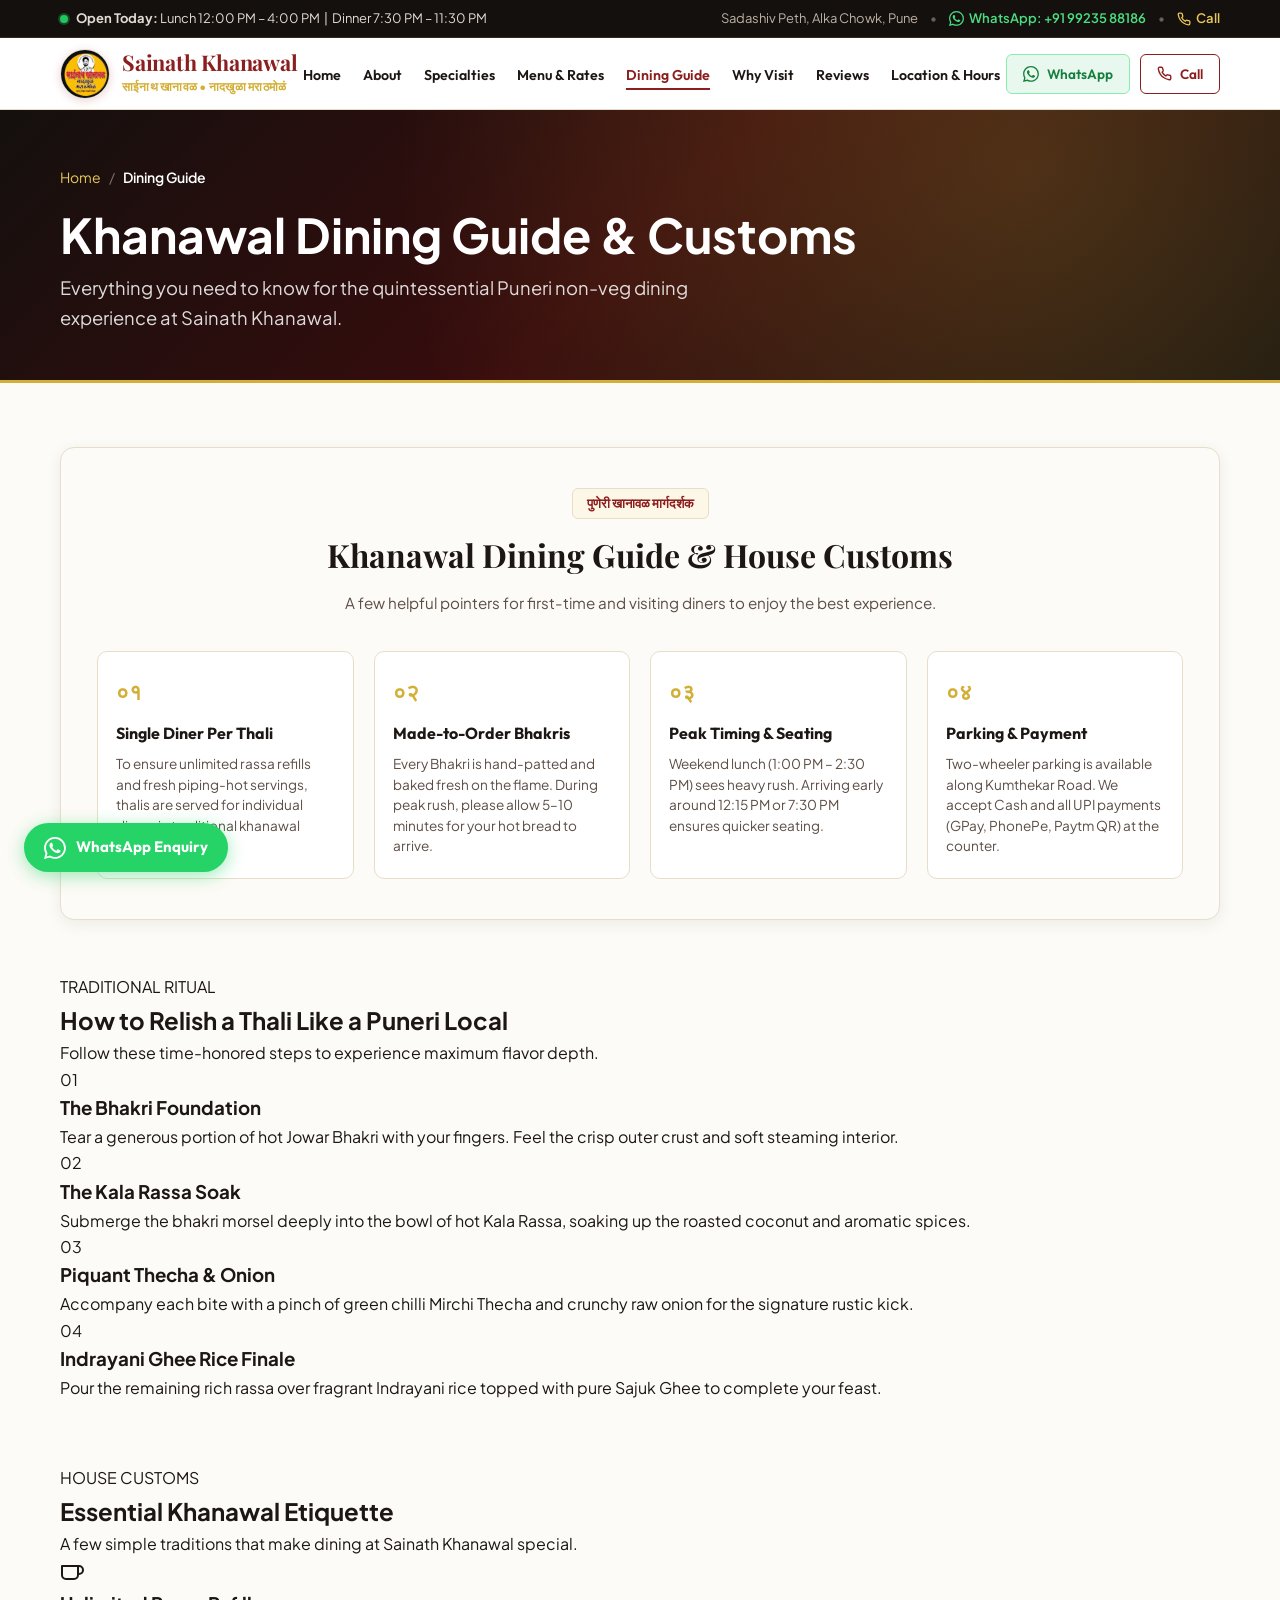
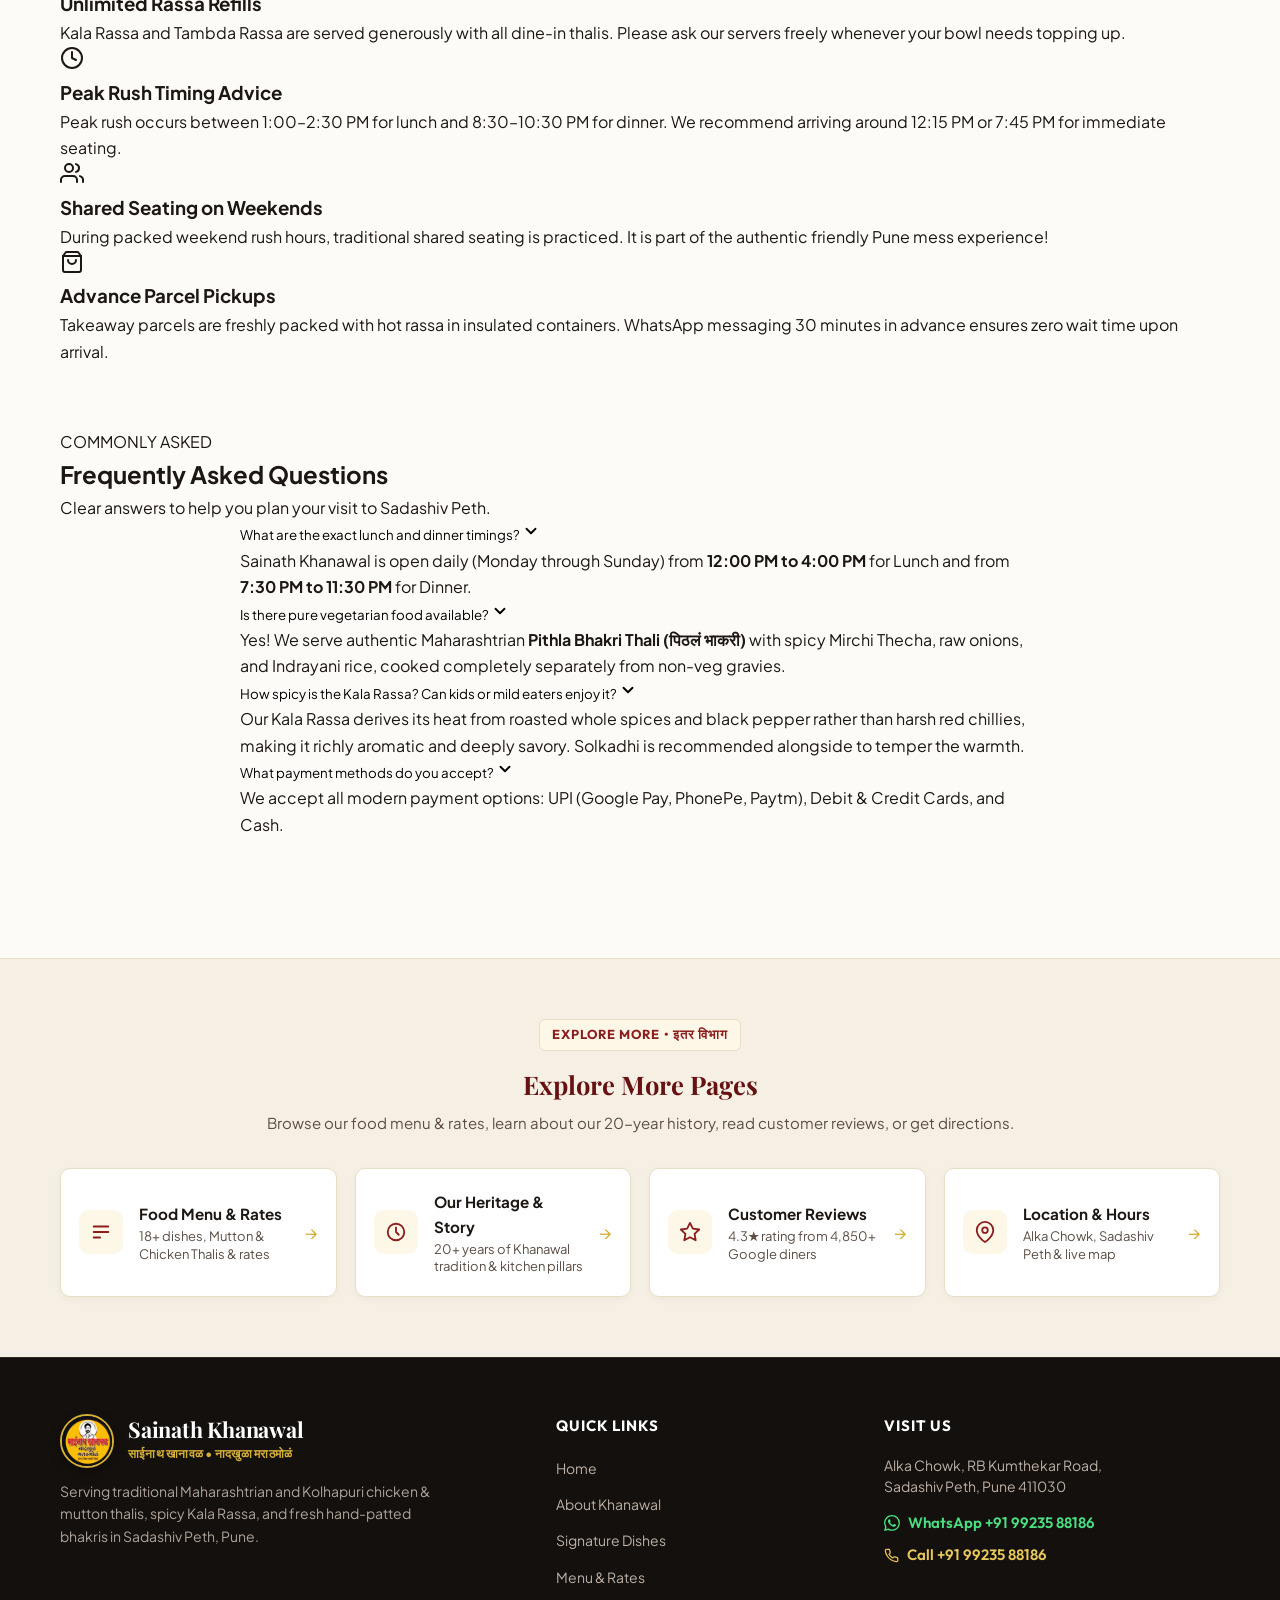
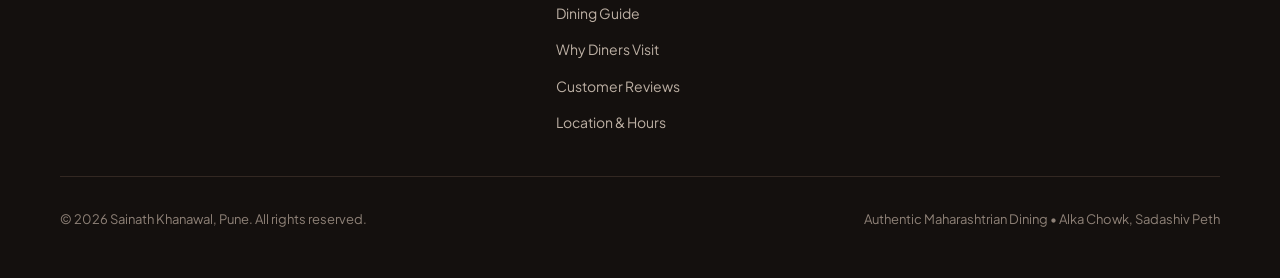
<file: guide.html>
<!DOCTYPE html>
<html lang="en">
<head>
  <meta charset="UTF-8">
  <meta name="viewport" content="width=device-width, initial-scale=1.0">
  <title>Khanawal Dining Guide & Customs | Sainath Khanawal Pune</title>
  <meta name="description" content="Read the first-time diner's guide to eating at Sainath Khanawal, Sadashiv Peth, Pune. Learn about the unlimited Kala Rassa refill culture, peak rush advice, and authentic thali etiquette.">
  <meta name="keywords" content="Sainath Khanawal dining guide, Maharashtrian thali etiquette, unlimited rassa policy pune, best time to visit Sainath Khanawal, sadashiv peth khanawal rules">
  <link rel="canonical" href="https://rugvednikam.github.io/sainath-khanawal/guide.html">
  <meta name="robots" content="index, follow">
  <meta name="google-site-verification" content="QIoH14-XySt5VeTrEthgVMYOihwESM14tgCj0AKaoIQ" />

  <!-- Favicon -->
  <link rel="icon" type="image/png" href="assets/images/favicon.png">
  <link rel="apple-touch-icon" href="assets/images/favicon.png">

  <!-- Open Graph -->
  <meta property="og:type" content="website">
  <meta property="og:site_name" content="Sainath Khanawal Pune">
  <meta property="og:title" content="Khanawal Dining Guide & House Customs | Sainath Khanawal Pune">
  <meta property="og:description" content="How to eat like a Puneri local: crushing hot bhakri into Kala Rassa, unlimited gravy refills, and rush-hour dining tips.">
  <meta property="og:image" content="assets/images/chicken-thali.jpg">
  <meta property="og:url" content="https://rugvednikam.github.io/sainath-khanawal/guide.html">
  <meta property="og:locale" content="en_IN">

  <!-- Theme Color -->
  <meta name="theme-color" content="#8B1E1E">
  
  <!-- Fonts -->
  <link rel="preconnect" href="https://fonts.googleapis.com">
  <link rel="preconnect" href="https://fonts.gstatic.com" crossorigin>
  <link href="https://fonts.googleapis.com/css2?family=Outfit:wght@400;500;600;700&family=Playfair+Display:ital,wght@0,600;0,700;1,600&family=Plus+Jakarta+Sans:wght@400;500;600;700&display=swap" rel="stylesheet">

  <!-- Styles -->
  <link rel="stylesheet" href="css/style.css">

  <!-- Schema.org JSON-LD Structured Data for Guide Page -->
  <script type="application/ld+json">
  {
    "@context": "https://schema.org",
    "@type": "FAQPage",
    "name": "Sainath Khanawal Dining Guide and Customs",
    "url": "https://rugvednikam.github.io/sainath-khanawal/guide.html",
    "mainEntity": [
      {
        "@type": "Question",
        "name": "How does the unlimited rassa refill system work at Sainath Khanawal?",
        "acceptedAnswer": {
          "@type": "Answer",
          "text": "For dine-in guests ordering chicken or mutton thalis, hot Kala Rassa and Tambda Rassa are refilled generously at your table at no additional charge. Simply ask the server when your bowl runs low."
        }
      },
      {
        "@type": "Question",
        "name": "What is the best way to eat a Maharashtrian Thali?",
        "acceptedAnswer": {
          "@type": "Answer",
          "text": "Break a piece of hot Jowar Bhakri, soak it into the bowl of Kala Rassa with a bite of Mutton Sukka or Chicken Fry, eat with fresh onion and spicy Thecha, and finish your meal with Indrayani Ghee Rice and a cool glass of Solkadhi."
        }
      },
      {
        "@type": "Question",
        "name": "What are the peak rush hours at Sainath Khanawal?",
        "acceptedAnswer": {
          "@type": "Answer",
          "text": "Lunch rush is highest between 1:00 PM and 2:30 PM, and dinner rush between 8:30 PM and 10:30 PM, particularly on Wednesday, Friday, and Sunday. Arriving early (12:15 PM or 7:45 PM) guarantees immediate seating."
        }
      },
      {
        "@type": "Question",
        "name": "Is advance table booking available?",
        "acceptedAnswer": {
          "@type": "Answer",
          "text": "In keeping with traditional Khanawal culture, seating is purely on a first-come, first-served walk-in basis. However, parcel/takeaway orders can be pre-booked in advance via WhatsApp at +91 99235 88186."
        }
      }
    ]
  }
  </script>
</head>
<body>

  <!-- Top Announcement Bar -->
  <div class="top-announcement">
    <div class="container top-bar-inner">
      <div class="top-bar-item">
        <span class="status-indicator"></span>
        <span class="top-bar-text"><strong>Open Today:</strong> Lunch 12:00 PM – 4:00 PM &nbsp;|&nbsp; Dinner 7:30 PM – 11:30 PM</span>
      </div>
      <div class="top-bar-item top-bar-contact">
        <span>Sadashiv Peth, Alka Chowk, Pune</span>
        <span class="sep">•</span>
        <a href="https://wa.me/919923588186?text=Namaste%20Sainath%20Khanawal%2C%20I%20would%20like%20to%20enquire%20about%20today%27s%20menu%20and%20thali%20parcels." target="_blank" rel="noopener" class="top-whatsapp-link" aria-label="WhatsApp enquiry +91 99235 88186">
          <svg width="15" height="15" viewBox="0 0 16 16" fill="currentColor" aria-hidden="true">
            <path d="M13.601 2.326A7.85 7.85 0 0 0 7.994 0C3.627 0 .068 3.558.064 7.926c0 1.399.366 2.76 1.057 3.965L0 16l4.204-1.102a7.9 7.9 0 0 0 3.79.965h.004c4.368 0 7.926-3.558 7.93-7.93A7.9 7.9 0 0 0 13.6 2.326zM7.994 14.521a6.6 6.6 0 0 1-3.356-.92l-.24-.144-2.494.654.666-2.433-.156-.251a6.56 6.56 0 0 1-1.007-3.505c0-3.626 2.957-6.584 6.591-6.584a6.56 6.56 0 0 1 4.66 1.931 6.56 6.56 0 0 1 1.928 4.66c-.004 3.639-2.961 6.592-6.592 6.592m3.615-4.934c-.197-.099-1.17-.578-1.353-.646-.182-.065-.315-.099-.445.099-.133.197-.513.646-.627.775-.114.133-.232.148-.43.05-.197-.1-.836-.308-1.592-.985-.59-.525-.985-1.175-1.103-1.372-.114-.198-.011-.304.088-.403.087-.088.197-.232.296-.346.1-.114.133-.198.198-.33.065-.134.034-.248-.015-.347-.05-.099-.445-1.076-.612-1.47-.16-.389-.323-.335-.445-.34-.114-.007-.247-.007-.38-.007a.73.73 0 0 0-.529.247c-.182.198-.691.677-.691 1.654s.71 1.916.81 2.049c.098.133 1.394 2.132 3.383 2.992.47.205.84.326 1.129.418.475.152.904.129 1.246.08.38-.058 1.171-.48 1.338-.943.164-.464.164-.86.114-.943-.049-.084-.182-.133-.38-.232"/>
          </svg>
          WhatsApp: +91 99235 88186
        </a>
        <span class="sep">•</span>
        <a href="tel:+919923588186" class="top-phone-link" aria-label="Call restaurant at +91 99235 88186">
          <svg width="14" height="14" viewBox="0 0 24 24" fill="none" stroke="currentColor" stroke-width="2.2" stroke-linecap="round" stroke-linejoin="round" aria-hidden="true"><path d="M22 16.92v3a2 2 0 0 1-2.18 2 19.79 19.79 0 0 1-8.63-3.07 19.5 19.5 0 0 1-6-6 19.79 19.79 0 0 1-3.07-8.67A2 2 0 0 1 4.11 2h3a2 2 0 0 1 2 1.72 12.84 12.84 0 0 0 .7 2.81 2 2 0 0 1-.45 2.11L8.09 9.91a16 16 0 0 0 6 6l1.27-1.27a2 2 0 0 1 2.11-.45 12.84 12.84 0 0 0 2.81.7A2 2 0 0 1 22 16.92z"></path></svg>
          Call
        </a>
      </div>
    </div>
  </div>

  <!-- Primary Site Header -->
  <header class="site-header" id="siteHeader">
    <div class="container header-container">
      <a href="index.html" class="brand-identity-lockup" aria-label="Sainath Khanawal Home">
        <img src="assets/images/sainath-khanawal-logo.png" alt="Sainath Khanawal Official Logo" class="brand-logo-circle" width="54" height="54">
        <div class="brand-text-block">
          <span class="brand-title">Sainath Khanawal</span>
          <span class="brand-subtitle">साईनाथ खानावळ • नादखुळा मराठमोळं</span>
        </div>
      </a>

      <!-- Desktop Navigation Links -->
      <nav class="desktop-nav" aria-label="Main Navigation">
        <ul class="nav-list">
          <li><a href="index.html" class="nav-link">Home</a></li>
          <li><a href="about.html" class="nav-link">About</a></li>
          <li><a href="specialties.html" class="nav-link">Specialties</a></li>
          <li><a href="menu.html" class="nav-link">Menu & Rates</a></li>
          <li><a href="guide.html" class="nav-link active" aria-current="page">Dining Guide</a></li>
          <li><a href="why-visit.html" class="nav-link">Why Visit</a></li>
          <li><a href="reviews.html" class="nav-link">Reviews</a></li>
          <li><a href="location.html" class="nav-link">Location & Hours</a></li>
        </ul>
      </nav>

      <!-- Header Action -->
      <div class="header-action-group">
        <a href="https://wa.me/919923588186?text=Namaste%20Sainath%20Khanawal%2C%20I%20would%20like%20to%20enquire%20about%20today%27s%20menu%20and%20thali%20parcels." target="_blank" rel="noopener" class="btn btn-whatsapp-sm header-wa-btn" aria-label="WhatsApp Enquiry">
          <svg width="16" height="16" viewBox="0 0 16 16" fill="currentColor" aria-hidden="true">
            <path d="M13.601 2.326A7.85 7.85 0 0 0 7.994 0C3.627 0 .068 3.558.064 7.926c0 1.399.366 2.76 1.057 3.965L0 16l4.204-1.102a7.9 7.9 0 0 0 3.79.965h.004c4.368 0 7.926-3.558 7.93-7.93A7.9 7.9 0 0 0 13.6 2.326zM7.994 14.521a6.6 6.6 0 0 1-3.356-.92l-.24-.144-2.494.654.666-2.433-.156-.251a6.56 6.56 0 0 1-1.007-3.505c0-3.626 2.957-6.584 6.591-6.584a6.56 6.56 0 0 1 4.66 1.931 6.56 6.56 0 0 1 1.928 4.66c-.004 3.639-2.961 6.592-6.592 6.592m3.615-4.934c-.197-.099-1.17-.578-1.353-.646-.182-.065-.315-.099-.445.099-.133.197-.513.646-.627.775-.114.133-.232.148-.43.05-.197-.1-.836-.308-1.592-.985-.59-.525-.985-1.175-1.103-1.372-.114-.198-.011-.304.088-.403.087-.088.197-.232.296-.346.1-.114.133-.198.198-.33.065-.134.034-.248-.015-.347-.05-.099-.445-1.076-.612-1.47-.16-.389-.323-.335-.445-.34-.114-.007-.247-.007-.38-.007a.73.73 0 0 0-.529.247c-.182.198-.691.677-.691 1.654s.71 1.916.81 2.049c.098.133 1.394 2.132 3.383 2.992.47.205.84.326 1.129.418.475.152.904.129 1.246.08.38-.058 1.171-.48 1.338-.943.164-.464.164-.86.114-.943-.049-.084-.182-.133-.38-.232"/>
          </svg>
          WhatsApp
        </a>
        <a href="tel:+919923588186" class="btn btn-outline btn-sm header-call-btn">
          <svg width="15" height="15" viewBox="0 0 24 24" fill="none" stroke="currentColor" stroke-width="2.2" stroke-linecap="round" stroke-linejoin="round" aria-hidden="true"><path d="M22 16.92v3a2 2 0 0 1-2.18 2 19.79 19.79 0 0 1-8.63-3.07 19.5 19.5 0 0 1-6-6 19.79 19.79 0 0 1-3.07-8.67A2 2 0 0 1 4.11 2h3a2 2 0 0 1 2 1.72 12.84 12.84 0 0 0 .7 2.81 2 2 0 0 1-.45 2.11L8.09 9.91a16 16 0 0 0 6 6l1.27-1.27a2 2 0 0 1 2.11-.45 12.84 12.84 0 0 0 2.81.7A2 2 0 0 1 22 16.92z"></path></svg>
          Call
        </a>
        <!-- Mobile Menu Toggle Button -->
        <button class="mobile-toggle" id="mobileMenuBtn" aria-label="Toggle mobile menu" aria-expanded="false" aria-controls="mobileDrawer">
          <span class="hamburger-bar"></span>
          <span class="hamburger-bar"></span>
          <span class="hamburger-bar"></span>
        </button>
      </div>
    </div>
  </header>

  <!-- Mobile Navigation Drawer -->
  <div class="mobile-drawer" id="mobileDrawer" aria-hidden="true">
    <div class="drawer-header">
      <div class="drawer-brand-lockup">
        <img src="assets/images/sainath-khanawal-logo.png" alt="Sainath Khanawal Official Logo" class="drawer-logo-circle" width="44" height="44">
        <div>
          <span class="drawer-brand-title">Sainath Khanawal</span>
          <span class="drawer-brand-subtitle">नादखुळा मराठमोळं</span>
        </div>
      </div>
      <button class="drawer-close" id="drawerCloseBtn" aria-label="Close menu">&times;</button>
    </div>
    <ul class="mobile-nav-list">
      <li><a href="index.html" class="mobile-nav-link">Home</a></li>
      <li><a href="about.html" class="mobile-nav-link">About the Khanawal</a></li>
      <li><a href="specialties.html" class="mobile-nav-link">Signature Dishes</a></li>
      <li><a href="menu.html" class="mobile-nav-link">Food Menu & Rates</a></li>
      <li><a href="guide.html" class="mobile-nav-link active">Khanawal Dining Guide</a></li>
      <li><a href="why-visit.html" class="mobile-nav-link">Why Diners Visit</a></li>
      <li><a href="reviews.html" class="mobile-nav-link">Customer Reviews</a></li>
      <li><a href="location.html" class="mobile-nav-link">Location & Timings</a></li>
    </ul>
    <div class="drawer-footer">
      <a href="https://wa.me/919923588186?text=Namaste%20Sainath%20Khanawal%2C%20I%20would%20like%20to%20enquire%20about%20today%27s%20menu%20and%20thali%20parcels." target="_blank" rel="noopener" class="btn btn-whatsapp btn-block">
        <svg width="18" height="18" viewBox="0 0 16 16" fill="currentColor" aria-hidden="true">
          <path d="M13.601 2.326A7.85 7.85 0 0 0 7.994 0C3.627 0 .068 3.558.064 7.926c0 1.399.366 2.76 1.057 3.965L0 16l4.204-1.102a7.9 7.9 0 0 0 3.79.965h.004c4.368 0 7.926-3.558 7.93-7.93A7.9 7.9 0 0 0 13.6 2.326zM7.994 14.521a6.6 6.6 0 0 1-3.356-.92l-.24-.144-2.494.654.666-2.433-.156-.251a6.56 6.56 0 0 1-1.007-3.505c0-3.626 2.957-6.584 6.591-6.584a6.56 6.56 0 0 1 4.66 1.931 6.56 6.56 0 0 1 1.928 4.66c-.004 3.639-2.961 6.592-6.592 6.592m3.615-4.934c-.197-.099-1.17-.578-1.353-.646-.182-.065-.315-.099-.445.099-.133.197-.513.646-.627.775-.114.133-.232.148-.43.05-.197-.1-.836-.308-1.592-.985-.59-.525-.985-1.175-1.103-1.372-.114-.198-.011-.304.088-.403.087-.088.197-.232.296-.346.1-.114.133-.198.198-.33.065-.134.034-.248-.015-.347-.05-.099-.445-1.076-.612-1.47-.16-.389-.323-.335-.445-.34-.114-.007-.247-.007-.38-.007a.73.73 0 0 0-.529.247c-.182.198-.691.677-.691 1.654s.71 1.916.81 2.049c.098.133 1.394 2.132 3.383 2.992.47.205.84.326 1.129.418.475.152.904.129 1.246.08.38-.058 1.171-.48 1.338-.943.164-.464.164-.86.114-.943-.049-.084-.182-.133-.38-.232"/>
        </svg>
        <span>WhatsApp Enquiry (+91 99235 88186)</span>
      </a>
      <a href="tel:+919923588186" class="btn btn-primary btn-block">
        <svg width="18" height="18" viewBox="0 0 24 24" fill="none" stroke="currentColor" stroke-width="2" stroke-linecap="round" stroke-linejoin="round" aria-hidden="true"><path d="M22 16.92v3a2 2 0 0 1-2.18 2 19.79 19.79 0 0 1-8.63-3.07 19.5 19.5 0 0 1-6-6 19.79 19.79 0 0 1-3.07-8.67A2 2 0 0 1 4.11 2h3a2 2 0 0 1 2 1.72 12.84 12.84 0 0 0 .7 2.81 2 2 0 0 1-.45 2.11L8.09 9.91a16 16 0 0 0 6 6l1.27-1.27a2 2 0 0 1 2.11-.45 12.84 12.84 0 0 0 2.81.7A2 2 0 0 1 22 16.92z"></path></svg>
        Call Restaurant
      </a>
    </div>
  </div>
  <div class="drawer-overlay" id="drawerOverlay"></div>

  <!-- SUBPAGE HERO BANNER -->
  <section class="page-hero">
    <div class="container page-hero-inner">
      <nav class="breadcrumb-nav" aria-label="Breadcrumb">
        <ol class="breadcrumb-list">
          <li><a href="index.html">Home</a></li>
          <li class="breadcrumb-separator">/</li>
          <li class="breadcrumb-current">Dining Guide</li>
        </ol>
      </nav>
      <h1 class="page-hero-title">Khanawal Dining Guide & Customs</h1>
      <p class="page-hero-subtitle">Everything you need to know for the quintessential Puneri non-veg dining experience at Sainath Khanawal.</p>
    </div>
  </section>

  <!-- MAIN GUIDE CONTENT -->
  <main class="page-main-content">
    <div class="container">

      <!-- Official Khanawal Board Guide (Exact from Index) -->
      <div class="guide-board-wrapper" style="margin-bottom: 54px;">
        <div class="guide-board-header">
          <div class="board-badge">पुणेरी खानावळ मार्गदर्शक</div>
          <h2 class="board-title">Khanawal Dining Guide & House Customs</h2>
          <p class="board-subtitle">A few helpful pointers for first-time and visiting diners to enjoy the best experience.</p>
        </div>

        <div class="guide-points-grid">
          <div class="guide-card">
            <div class="guide-num">०१</div>
            <h3 class="guide-card-heading">Single Diner Per Thali</h3>
            <p class="guide-card-text">To ensure unlimited rassa refills and fresh piping-hot servings, thalis are served for individual diners in traditional khanawal style.</p>
          </div>

          <div class="guide-card">
            <div class="guide-num">०२</div>
            <h3 class="guide-card-heading">Made-to-Order Bhakris</h3>
            <p class="guide-card-text">Every Bhakri is hand-patted and baked fresh on the flame. During peak rush, please allow 5–10 minutes for your hot bread to arrive.</p>
          </div>

          <div class="guide-card">
            <div class="guide-num">०३</div>
            <h3 class="guide-card-heading">Peak Timing & Seating</h3>
            <p class="guide-card-text">Weekend lunch (1:00 PM – 2:30 PM) sees heavy rush. Arriving early around 12:15 PM or 7:30 PM ensures quicker seating.</p>
          </div>

          <div class="guide-card">
            <div class="guide-num">०४</div>
            <h3 class="guide-card-heading">Parking & Payment</h3>
            <p class="guide-card-text">Two-wheeler parking is available along Kumthekar Road. We accept Cash and all UPI payments (GPay, PhonePe, Paytm QR) at the counter.</p>
          </div>
        </div>
      </div>

      <!-- How to Relish a Maharashtrian Thali -->
      <div class="guide-steps-container">
        <div class="section-header text-center">
          <div class="section-badge-small">TRADITIONAL RITUAL</div>
          <h2 class="section-title">How to Relish a Thali Like a Puneri Local</h2>
          <p class="section-subtitle">Follow these time-honored steps to experience maximum flavor depth.</p>
        </div>

        <div class="guide-steps-grid">
          <div class="guide-step-card">
            <div class="guide-step-num">01</div>
            <h3 class="guide-step-title">The Bhakri Foundation</h3>
            <p class="guide-step-desc">
              Tear a generous portion of hot Jowar Bhakri with your fingers. Feel the crisp outer crust and soft steaming interior.
            </p>
          </div>

          <div class="guide-step-card">
            <div class="guide-step-num">02</div>
            <h3 class="guide-step-title">The Kala Rassa Soak</h3>
            <p class="guide-step-desc">
              Submerge the bhakri morsel deeply into the bowl of hot Kala Rassa, soaking up the roasted coconut and aromatic spices.
            </p>
          </div>

          <div class="guide-step-card">
            <div class="guide-step-num">03</div>
            <h3 class="guide-step-title">Piquant Thecha & Onion</h3>
            <p class="guide-step-desc">
              Accompany each bite with a pinch of green chilli Mirchi Thecha and crunchy raw onion for the signature rustic kick.
            </p>
          </div>

          <div class="guide-step-card">
            <div class="guide-step-num">04</div>
            <h3 class="guide-step-title">Indrayani Ghee Rice Finale</h3>
            <p class="guide-step-desc">
              Pour the remaining rich rassa over fragrant Indrayani rice topped with pure Sajuk Ghee to complete your feast.
            </p>
          </div>
        </div>
      </div>

      <!-- House Customs & Etiquette -->
      <div style="margin-top: 64px;">
        <div class="section-header text-center">
          <div class="section-badge-small">HOUSE CUSTOMS</div>
          <h2 class="section-title">Essential Khanawal Etiquette</h2>
          <p class="section-subtitle">A few simple traditions that make dining at Sainath Khanawal special.</p>
        </div>

        <div class="features-grid">
          <div class="feature-card">
            <div class="feature-icon">
              <svg width="24" height="24" viewBox="0 0 24 24" fill="none" stroke="currentColor" stroke-width="2" stroke-linecap="round" stroke-linejoin="round"><path d="M18 8h1a4 4 0 0 1 0 8h-1M2 8h16v9a4 4 0 0 1-4 4H6a4 4 0 0 1-4-4V8z"/></svg>
            </div>
            <h3 class="feature-title">Unlimited Rassa Refills</h3>
            <p class="feature-text">
              Kala Rassa and Tambda Rassa are served generously with all dine-in thalis. Please ask our servers freely whenever your bowl needs topping up.
            </p>
          </div>

          <div class="feature-card">
            <div class="feature-icon">
              <svg width="24" height="24" viewBox="0 0 24 24" fill="none" stroke="currentColor" stroke-width="2" stroke-linecap="round" stroke-linejoin="round"><circle cx="12" cy="12" r="10"/><polyline points="12 6 12 12 16 14"/></svg>
            </div>
            <h3 class="feature-title">Peak Rush Timing Advice</h3>
            <p class="feature-text">
              Peak rush occurs between 1:00–2:30 PM for lunch and 8:30–10:30 PM for dinner. We recommend arriving around 12:15 PM or 7:45 PM for immediate seating.
            </p>
          </div>

          <div class="feature-card">
            <div class="feature-icon">
              <svg width="24" height="24" viewBox="0 0 24 24" fill="none" stroke="currentColor" stroke-width="2" stroke-linecap="round" stroke-linejoin="round"><path d="M17 21v-2a4 4 0 0 0-4-4H5a4 4 0 0 0-4 4v2"></path><circle cx="9" cy="7" r="4"></circle><path d="M23 21v-2a4 4 0 0 0-3-3.87"></path><path d="M16 3.13a4 4 0 0 1 0 7.75"></path></svg>
            </div>
            <h3 class="feature-title">Shared Seating on Weekends</h3>
            <p class="feature-text">
              During packed weekend rush hours, traditional shared seating is practiced. It is part of the authentic friendly Pune mess experience!
            </p>
          </div>

          <div class="feature-card">
            <div class="feature-icon">
              <svg width="24" height="24" viewBox="0 0 24 24" fill="none" stroke="currentColor" stroke-width="2" stroke-linecap="round" stroke-linejoin="round"><path d="M6 2L3 6v14a2 2 0 0 0 2 2h14a2 2 0 0 0 2-2V6l-3-4z"/><line x1="3" y1="6" x2="21" y2="6"/><path d="M16 10a4 4 0 0 1-8 0"/></svg>
            </div>
            <h3 class="feature-title">Advance Parcel Pickups</h3>
            <p class="feature-text">
              Takeaway parcels are freshly packed with hot rassa in insulated containers. WhatsApp messaging 30 minutes in advance ensures zero wait time upon arrival.
            </p>
          </div>
        </div>
      </div>

      <!-- FAQ Section -->
      <div style="margin-top: 64px;">
        <div class="section-header text-center">
          <div class="section-badge-small">COMMONLY ASKED</div>
          <h2 class="section-title">Frequently Asked Questions</h2>
          <p class="section-subtitle">Clear answers to help you plan your visit to Sadashiv Peth.</p>
        </div>

        <div class="faq-accordion-wrapper" style="max-width: 800px; margin: 0 auto;">
          <div class="faq-item">
            <button class="faq-question-btn" aria-expanded="false">
              <span>What are the exact lunch and dinner timings?</span>
              <svg width="18" height="18" viewBox="0 0 24 24" fill="none" stroke="currentColor" stroke-width="2.5" stroke-linecap="round" stroke-linejoin="round"><polyline points="6 9 12 15 18 9"></polyline></svg>
            </button>
            <div class="faq-answer-pane">
              <p>Sainath Khanawal is open daily (Monday through Sunday) from <strong>12:00 PM to 4:00 PM</strong> for Lunch and from <strong>7:30 PM to 11:30 PM</strong> for Dinner.</p>
            </div>
          </div>

          <div class="faq-item">
            <button class="faq-question-btn" aria-expanded="false">
              <span>Is there pure vegetarian food available?</span>
              <svg width="18" height="18" viewBox="0 0 24 24" fill="none" stroke="currentColor" stroke-width="2.5" stroke-linecap="round" stroke-linejoin="round"><polyline points="6 9 12 15 18 9"></polyline></svg>
            </button>
            <div class="faq-answer-pane">
              <p>Yes! We serve authentic Maharashtrian <strong>Pithla Bhakri Thali (पिठलं भाकरी)</strong> with spicy Mirchi Thecha, raw onions, and Indrayani rice, cooked completely separately from non-veg gravies.</p>
            </div>
          </div>

          <div class="faq-item">
            <button class="faq-question-btn" aria-expanded="false">
              <span>How spicy is the Kala Rassa? Can kids or mild eaters enjoy it?</span>
              <svg width="18" height="18" viewBox="0 0 24 24" fill="none" stroke="currentColor" stroke-width="2.5" stroke-linecap="round" stroke-linejoin="round"><polyline points="6 9 12 15 18 9"></polyline></svg>
            </button>
            <div class="faq-answer-pane">
              <p>Our Kala Rassa derives its heat from roasted whole spices and black pepper rather than harsh red chillies, making it richly aromatic and deeply savory. Solkadhi is recommended alongside to temper the warmth.</p>
            </div>
          </div>

          <div class="faq-item">
            <button class="faq-question-btn" aria-expanded="false">
              <span>What payment methods do you accept?</span>
              <svg width="18" height="18" viewBox="0 0 24 24" fill="none" stroke="currentColor" stroke-width="2.5" stroke-linecap="round" stroke-linejoin="round"><polyline points="6 9 12 15 18 9"></polyline></svg>
            </button>
            <div class="faq-answer-pane">
              <p>We accept all modern payment options: UPI (Google Pay, PhonePe, Paytm), Debit & Credit Cards, and Cash.</p>
            </div>
          </div>
        </div>
      </div>

    </div>
  </main>

  <!-- CROSS-PAGE EXPLORATION SECTION -->
  <section class="page-cross-links-section">
    <div class="container">
      <div class="page-cross-links-header">
        <span class="section-tag">Explore More • इतर विभाग</span>
        <h3>Explore More Pages</h3>
        <p>Browse our food menu & rates, learn about our 20-year history, read customer reviews, or get directions.</p>
      </div>

      <div class="cross-links-grid">
        <a href="menu.html" class="cross-link-card">
          <div class="cross-link-icon">
            <svg width="22" height="22" viewBox="0 0 24 24" fill="none" stroke="currentColor" stroke-width="2" stroke-linecap="round" stroke-linejoin="round" aria-hidden="true"><path d="M4 6h16M4 12h16M4 18h7"/></svg>
          </div>
          <div class="cross-link-content">
            <div class="cross-link-title">Food Menu & Rates</div>
            <div class="cross-link-subtext">18+ dishes, Mutton & Chicken Thalis & rates</div>
          </div>
          <span class="cross-link-arrow">&rarr;</span>
        </a>

        <a href="about.html" class="cross-link-card">
          <div class="cross-link-icon">
            <svg width="22" height="22" viewBox="0 0 24 24" fill="none" stroke="currentColor" stroke-width="2" stroke-linecap="round" stroke-linejoin="round" aria-hidden="true"><path d="M12 21a9 9 0 1 0 0-18 9 9 0 0 0 0 18z"/><path d="M12 7v5l3 3"/></svg>
          </div>
          <div class="cross-link-content">
            <div class="cross-link-title">Our Heritage & Story</div>
            <div class="cross-link-subtext">20+ years of Khanawal tradition & kitchen pillars</div>
          </div>
          <span class="cross-link-arrow">&rarr;</span>
        </a>

        <a href="reviews.html" class="cross-link-card">
          <div class="cross-link-icon">
            <svg width="22" height="22" viewBox="0 0 24 24" fill="none" stroke="currentColor" stroke-width="2" stroke-linecap="round" stroke-linejoin="round" aria-hidden="true"><polygon points="12 2 15.09 8.26 22 9.27 17 14.14 18.18 21.02 12 17.77 5.82 21.02 7 14.14 2 9.27 8.91 8.26 12 2"/></svg>
          </div>
          <div class="cross-link-content">
            <div class="cross-link-title">Customer Reviews</div>
            <div class="cross-link-subtext">4.3★ rating from 4,850+ Google diners</div>
          </div>
          <span class="cross-link-arrow">&rarr;</span>
        </a>

        <a href="contact.html" class="cross-link-card">
          <div class="cross-link-icon">
            <svg width="22" height="22" viewBox="0 0 24 24" fill="none" stroke="currentColor" stroke-width="2" stroke-linecap="round" stroke-linejoin="round" aria-hidden="true"><path d="M21 10c0 7-9 13-9 13s-9-6-9-13a9 9 0 0 1 18 0z"/><circle cx="12" cy="10" r="3"/></svg>
          </div>
          <div class="cross-link-content">
            <div class="cross-link-title">Location & Hours</div>
            <div class="cross-link-subtext">Alka Chowk, Sadashiv Peth & live map</div>
          </div>
          <span class="cross-link-arrow">&rarr;</span>
        </a>
      </div>
    </div>
  </section>

  <!-- SITE FOOTER -->
  <footer class="site-footer">
    <div class="container footer-content">
      <div class="footer-top-row">
        <div class="footer-brand">
          <div class="footer-brand-lockup">
            <img src="assets/images/sainath-khanawal-logo.png" alt="Sainath Khanawal Logo" class="footer-logo-circle" width="60" height="60">
            <div>
              <div class="brand-title">Sainath Khanawal</div>
              <div class="brand-subtitle">साईनाथ खानावळ • नादखुळा मराठमोळं</div>
            </div>
          </div>
          <p class="footer-desc">
            Serving traditional Maharashtrian and Kolhapuri chicken & mutton thalis, spicy Kala Rassa, and fresh hand-patted bhakris in Sadashiv Peth, Pune.
          </p>
        </div>

        <div class="footer-links-group">
          <h4 class="footer-heading">Quick Links</h4>
          <ul class="footer-links">
            <li><a href="index.html">Home</a></li>
            <li><a href="about.html">About Khanawal</a></li>
            <li><a href="specialties.html">Signature Dishes</a></li>
            <li><a href="menu.html">Menu & Rates</a></li>
            <li><a href="guide.html">Dining Guide</a></li>
            <li><a href="why-visit.html">Why Diners Visit</a></li>
            <li><a href="reviews.html">Customer Reviews</a></li>
            <li><a href="location.html">Location & Hours</a></li>
          </ul>
        </div>

        <div class="footer-contact-group">
          <h4 class="footer-heading">Visit Us</h4>
          <p class="footer-address">
            Alka Chowk, RB Kumthekar Road,<br>
            Sadashiv Peth, Pune 411030
          </p>
          <div class="footer-contact-buttons">
            <a href="https://wa.me/919923588186?text=Namaste%20Sainath%20Khanawal%2C%20I%20would%20like%20to%20enquire%20about%20today%27s%20menu%20and%20thali%20parcels." target="_blank" rel="noopener" class="footer-wa-link">
              <svg width="16" height="16" viewBox="0 0 16 16" fill="currentColor" aria-hidden="true">
                <path d="M13.601 2.326A7.85 7.85 0 0 0 7.994 0C3.627 0 .068 3.558.064 7.926c0 1.399.366 2.76 1.057 3.965L0 16l4.204-1.102a7.9 7.9 0 0 0 3.79.965h.004c4.368 0 7.926-3.558 7.93-7.93A7.9 7.9 0 0 0 13.6 2.326zM7.994 14.521a6.6 6.6 0 0 1-3.356-.92l-.24-.144-2.494.654.666-2.433-.156-.251a6.56 6.56 0 0 1-1.007-3.505c0-3.626 2.957-6.584 6.591-6.584a6.56 6.56 0 0 1 4.66 1.931 6.56 6.56 0 0 1 1.928 4.66c-.004 3.639-2.961 6.592-6.592 6.592m3.615-4.934c-.197-.099-1.17-.578-1.353-.646-.182-.065-.315-.099-.445.099-.133.197-.513.646-.627.775-.114.133-.232.148-.43.05-.197-.1-.836-.308-1.592-.985-.59-.525-.985-1.175-1.103-1.372-.114-.198-.011-.304.088-.403.087-.088.197-.232.296-.346.1-.114.133-.198.198-.33.065-.134.034-.248-.015-.347-.05-.099-.445-1.076-.612-1.47-.16-.389-.323-.335-.445-.34-.114-.007-.247-.007-.38-.007a.73.73 0 0 0-.529.247c-.182.198-.691.677-.691 1.654s.71 1.916.81 2.049c.098.133 1.394 2.132 3.383 2.992.47.205.84.326 1.129.418.475.152.904.129 1.246.08.38-.058 1.171-.48 1.338-.943.164-.464.164-.86.114-.943-.049-.084-.182-.133-.38-.232"/>
              </svg>
              <span>WhatsApp +91 99235 88186</span>
            </a>
            <a href="tel:+919923588186" class="footer-phone">
              <svg width="15" height="15" viewBox="0 0 24 24" fill="none" stroke="currentColor" stroke-width="2" stroke-linecap="round" stroke-linejoin="round"><path d="M22 16.92v3a2 2 0 0 1-2.18 2 19.79 19.79 0 0 1-8.63-3.07 19.5 19.5 0 0 1-6-6 19.79 19.79 0 0 1-3.07-8.67A2 2 0 0 1 4.11 2h3a2 2 0 0 1 2 1.72 12.84 12.84 0 0 0 .7 2.81 2 2 0 0 1-.45 2.11L8.09 9.91a16 16 0 0 0 6 6l1.27-1.27a2 2 0 0 1 2.11-.45 12.84 12.84 0 0 0 2.81.7A2 2 0 0 1 22 16.92z"></path></svg>
              Call +91 99235 88186
            </a>
          </div>
        </div>
      </div>

      <div class="footer-bottom-row">
        <p>&copy; <span id="currentYear">2026</span> Sainath Khanawal, Pune. All rights reserved.</p>
        <p class="footer-meta-tag">Authentic Maharashtrian Dining • Alka Chowk, Sadashiv Peth</p>
      </div>
    </div>
  </footer>

  <!-- MOBILE BOTTOM ACTION BAR -->
  <aside class="mobile-action-bar" aria-label="Quick Mobile Actions">
    <a href="tel:+919923588186" class="mobile-action-item">
      <svg width="20" height="20" viewBox="0 0 24 24" fill="none" stroke="currentColor" stroke-width="2.2" stroke-linecap="round" stroke-linejoin="round" aria-hidden="true"><path d="M22 16.92v3a2 2 0 0 1-2.18 2 19.79 19.79 0 0 1-8.63-3.07 19.5 19.5 0 0 1-6-6 19.79 19.79 0 0 1-3.07-8.67A2 2 0 0 1 4.11 2h3a2 2 0 0 1 2 1.72 12.84 12.84 0 0 0 .7 2.81 2 2 0 0 1-.45 2.11L8.09 9.91a16 16 0 0 0 6 6l1.27-1.27a2 2 0 0 1 2.11-.45 12.84 12.84 0 0 0 2.81.7A2 2 0 0 1 22 16.92z"></path></svg>
      <span>Call</span>
    </a>
    <a href="https://wa.me/919923588186?text=Namaste%20Sainath%20Khanawal%2C%20I%20would%20like%20to%20enquire%20about%20today%27s%20menu%20and%20thali%20parcels." target="_blank" rel="noopener" class="mobile-action-item wa-item">
      <svg width="20" height="20" viewBox="0 0 16 16" fill="currentColor" aria-hidden="true">
        <path d="M13.601 2.326A7.85 7.85 0 0 0 7.994 0C3.627 0 .068 3.558.064 7.926c0 1.399.366 2.76 1.057 3.965L0 16l4.204-1.102a7.9 7.9 0 0 0 3.79.965h.004c4.368 0 7.926-3.558 7.93-7.93A7.9 7.9 0 0 0 13.6 2.326zM7.994 14.521a6.6 6.6 0 0 1-3.356-.92l-.24-.144-2.494.654.666-2.433-.156-.251a6.56 6.56 0 0 1-1.007-3.505c0-3.626 2.957-6.584 6.591-6.584a6.56 6.56 0 0 1 4.66 1.931 6.56 6.56 0 0 1 1.928 4.66c-.004 3.639-2.961 6.592-6.592 6.592m3.615-4.934c-.197-.099-1.17-.578-1.353-.646-.182-.065-.315-.099-.445.099-.133.197-.513.646-.627.775-.114.133-.232.148-.43.05-.197-.1-.836-.308-1.592-.985-.59-.525-.985-1.175-1.103-1.372-.114-.198-.011-.304.088-.403.087-.088.197-.232.296-.346.1-.114.133-.198.198-.33.065-.134.034-.248-.015-.347-.05-.099-.445-1.076-.612-1.47-.16-.389-.323-.335-.445-.34-.114-.007-.247-.007-.38-.007a.73.73 0 0 0-.529.247c-.182.198-.691.677-.691 1.654s.71 1.916.81 2.049c.098.133 1.394 2.132 3.383 2.992.47.205.84.326 1.129.418.475.152.904.129 1.246.08.38-.058 1.171-.48 1.338-.943.164-.464.164-.86.114-.943-.049-.084-.182-.133-.38-.232"/>
      </svg>
      <span>WhatsApp</span>
    </a>
    <a href="https://maps.google.com/?q=Sainath+Khanawal+Alka+Chowk+Sadashiv+Peth+Pune+411030" target="_blank" rel="noopener" class="mobile-action-item">
      <svg width="20" height="20" viewBox="0 0 24 24" fill="none" stroke="currentColor" stroke-width="2.2" stroke-linecap="round" stroke-linejoin="round" aria-hidden="true"><polygon points="3 11 22 2 13 21 11 13 3 11"></polygon></svg>
      <span>Directions</span>
    </a>
    <a href="menu.html" class="mobile-action-item">
      <svg width="20" height="20" viewBox="0 0 24 24" fill="none" stroke="currentColor" stroke-width="2.2" stroke-linecap="round" stroke-linejoin="round" aria-hidden="true"><path d="M4 6h16M4 12h16M4 18h7"/></svg>
      <span>Menu</span>
    </a>
  </aside>

  <!-- Floating WhatsApp Quick Widget (Desktop) -->
  <a href="https://wa.me/919923588186?text=Namaste%20Sainath%20Khanawal%2C%20I%20would%20like%20to%20enquire%20about%20today%27s%20menu%20and%20thali%20parcels." target="_blank" rel="noopener" class="floating-whatsapp-btn" aria-label="Chat on WhatsApp">
    <svg width="22" height="22" viewBox="0 0 16 16" fill="currentColor" aria-hidden="true">
      <path d="M13.601 2.326A7.85 7.85 0 0 0 7.994 0C3.627 0 .068 3.558.064 7.926c0 1.399.366 2.76 1.057 3.965L0 16l4.204-1.102a7.9 7.9 0 0 0 3.79.965h.004c4.368 0 7.926-3.558 7.93-7.93A7.9 7.9 0 0 0 13.6 2.326zM7.994 14.521a6.6 6.6 0 0 1-3.356-.92l-.24-.144-2.494.654.666-2.433-.156-.251a6.56 6.56 0 0 1-1.007-3.505c0-3.626 2.957-6.584 6.591-6.584a6.56 6.56 0 0 1 4.66 1.931 6.56 6.56 0 0 1 1.928 4.66c-.004 3.639-2.961 6.592-6.592 6.592m3.615-4.934c-.197-.099-1.17-.578-1.353-.646-.182-.065-.315-.099-.445.099-.133.197-.513.646-.627.775-.114.133-.232.148-.43.05-.197-.1-.836-.308-1.592-.985-.59-.525-.985-1.175-1.103-1.372-.114-.198-.011-.304.088-.403.087-.088.197-.232.296-.346.1-.114.133-.198.198-.33.065-.134.034-.248-.015-.347-.05-.099-.445-1.076-.612-1.47-.16-.389-.323-.335-.445-.34-.114-.007-.247-.007-.38-.007a.73.73 0 0 0-.529.247c-.182.198-.691.677-.691 1.654s.71 1.916.81 2.049c.098.133 1.394 2.132 3.383 2.992.47.205.84.326 1.129.418.475.152.904.129 1.246.08.38-.058 1.171-.48 1.338-.943.164-.464.164-.86.114-.943-.049-.084-.182-.133-.38-.232"/>
    </svg>
    <span class="floating-wa-label">WhatsApp Enquiry</span>
  </a>

  <!-- Back to Top Button -->
  <button class="back-to-top" id="backToTop" aria-label="Back to top of page">
    <svg width="20" height="20" viewBox="0 0 24 24" fill="none" stroke="currentColor" stroke-width="2.5" stroke-linecap="round" stroke-linejoin="round"><path d="M18 15l-6-6-6 6"/></svg>
  </button>

  <!-- JavaScript -->
  <script src="js/main.js"></script>
</body>
</html>
</file>
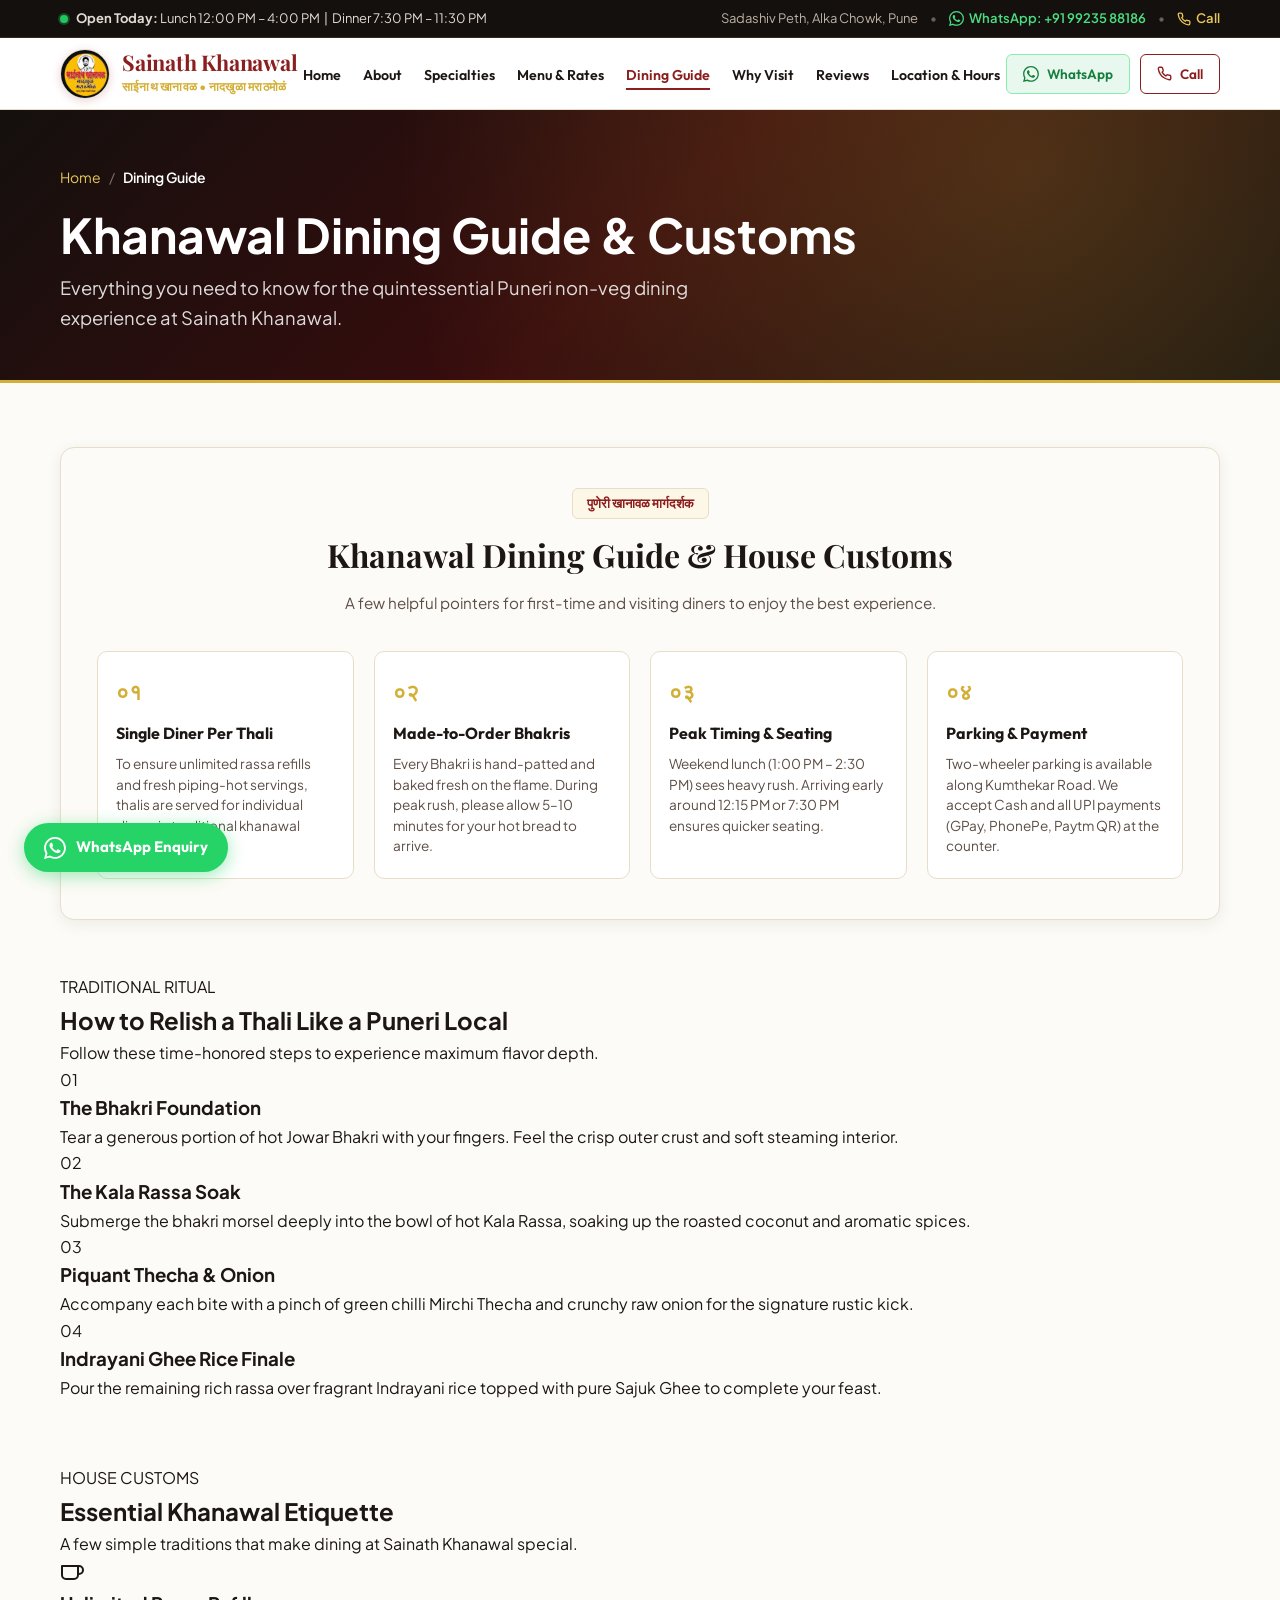
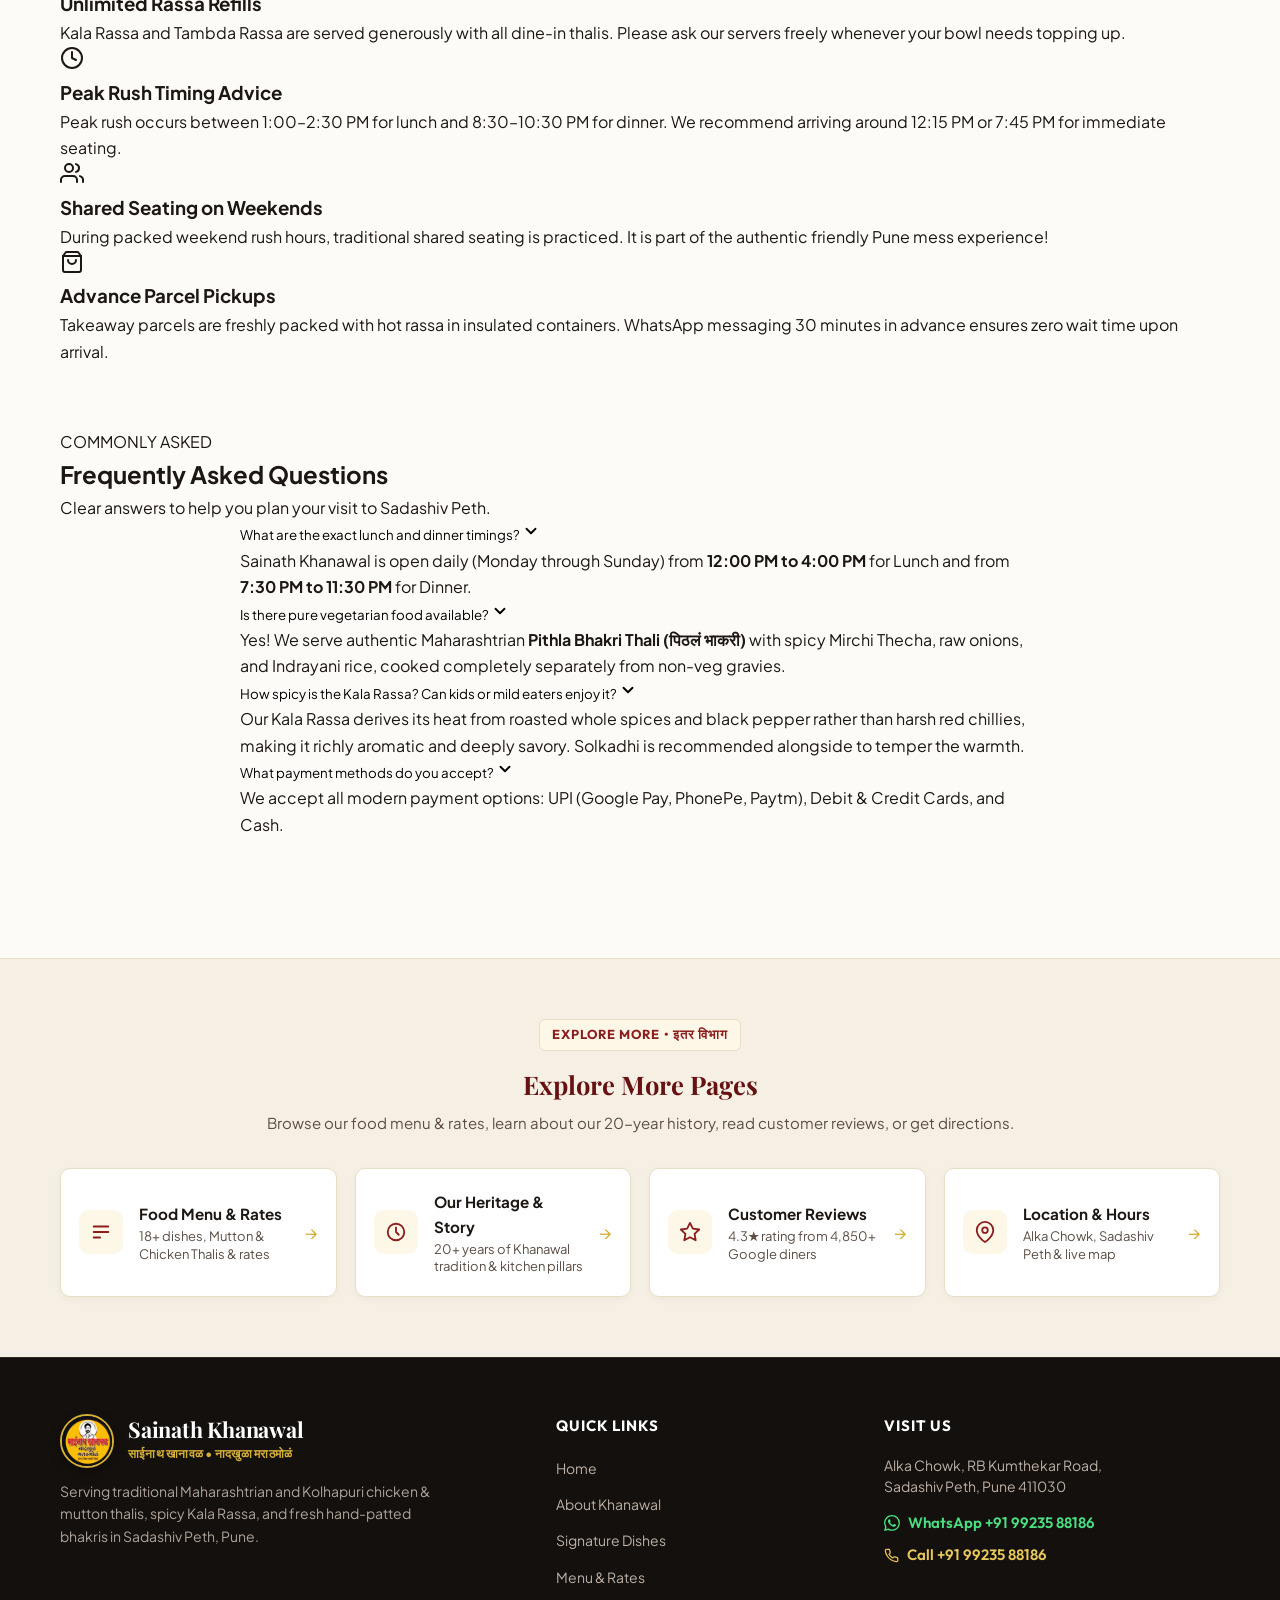
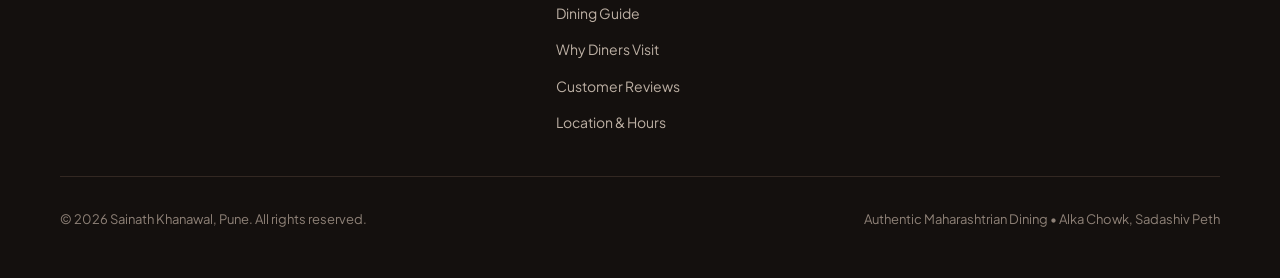
<file: khanawal-guide.html>
<!DOCTYPE html>
<html lang="en">
<head>
  <meta charset="UTF-8">
  <meta name="viewport" content="width=device-width, initial-scale=1.0">
  <title>Khanawal Dining Guide & Customs | Sainath Khanawal Pune</title>
  <meta name="description" content="Read the first-time diner's guide to eating at Sainath Khanawal, Sadashiv Peth, Pune. Learn about the unlimited Kala Rassa refill culture, peak rush advice, and authentic thali etiquette.">
  <meta name="keywords" content="Sainath Khanawal dining guide, Maharashtrian thali etiquette, unlimited rassa policy pune, best time to visit Sainath Khanawal, sadashiv peth khanawal rules">
  <link rel="canonical" href="https://rugvednikam.github.io/sainath-khanawal/guide.html">
  <meta name="robots" content="index, follow">

  <!-- Favicon -->
  <link rel="icon" type="image/png" href="assets/images/favicon.png">
  <link rel="apple-touch-icon" href="assets/images/favicon.png">

  <!-- Open Graph -->
  <meta property="og:type" content="website">
  <meta property="og:site_name" content="Sainath Khanawal Pune">
  <meta property="og:title" content="Khanawal Dining Guide & House Customs | Sainath Khanawal Pune">
  <meta property="og:description" content="How to eat like a Puneri local: crushing hot bhakri into Kala Rassa, unlimited gravy refills, and rush-hour dining tips.">
  <meta property="og:image" content="assets/images/chicken-thali.jpg">
  <meta property="og:url" content="https://rugvednikam.github.io/sainath-khanawal/guide.html">
  <meta property="og:locale" content="en_IN">

  <!-- Theme Color -->
  <meta name="theme-color" content="#8B1E1E">
  
  <!-- Fonts -->
  <link rel="preconnect" href="https://fonts.googleapis.com">
  <link rel="preconnect" href="https://fonts.gstatic.com" crossorigin>
  <link href="https://fonts.googleapis.com/css2?family=Outfit:wght@400;500;600;700&family=Playfair+Display:ital,wght@0,600;0,700;1,600&family=Plus+Jakarta+Sans:wght@400;500;600;700&display=swap" rel="stylesheet">

  <!-- Styles -->
  <link rel="stylesheet" href="css/style.css">

  <!-- Schema.org JSON-LD Structured Data for Guide Page -->
  <script type="application/ld+json">
  {
    "@context": "https://schema.org",
    "@type": "FAQPage",
    "name": "Sainath Khanawal Dining Guide and Customs",
    "url": "https://rugvednikam.github.io/sainath-khanawal/guide.html",
    "mainEntity": [
      {
        "@type": "Question",
        "name": "How does the unlimited rassa refill system work at Sainath Khanawal?",
        "acceptedAnswer": {
          "@type": "Answer",
          "text": "For dine-in guests ordering chicken or mutton thalis, hot Kala Rassa and Tambda Rassa are refilled generously at your table at no additional charge. Simply ask the server when your bowl runs low."
        }
      },
      {
        "@type": "Question",
        "name": "What is the best way to eat a Maharashtrian Thali?",
        "acceptedAnswer": {
          "@type": "Answer",
          "text": "Break a piece of hot Jowar Bhakri, soak it into the bowl of Kala Rassa with a bite of Mutton Sukka or Chicken Fry, eat with fresh onion and spicy Thecha, and finish your meal with Indrayani Ghee Rice and a cool glass of Solkadhi."
        }
      },
      {
        "@type": "Question",
        "name": "What are the peak rush hours at Sainath Khanawal?",
        "acceptedAnswer": {
          "@type": "Answer",
          "text": "Lunch rush is highest between 1:00 PM and 2:30 PM, and dinner rush between 8:30 PM and 10:30 PM, particularly on Wednesday, Friday, and Sunday. Arriving early (12:15 PM or 7:45 PM) guarantees immediate seating."
        }
      },
      {
        "@type": "Question",
        "name": "Is advance table booking available?",
        "acceptedAnswer": {
          "@type": "Answer",
          "text": "In keeping with traditional Khanawal culture, seating is purely on a first-come, first-served walk-in basis. However, parcel/takeaway orders can be pre-booked in advance via WhatsApp at +91 99235 88186."
        }
      }
    ]
  }
  </script>
</head>
<body>

  <!-- Top Announcement Bar -->
  <div class="top-announcement">
    <div class="container top-bar-inner">
      <div class="top-bar-item">
        <span class="status-indicator"></span>
        <span class="top-bar-text"><strong>Open Today:</strong> Lunch 12:00 PM – 4:00 PM &nbsp;|&nbsp; Dinner 7:30 PM – 11:30 PM</span>
      </div>
      <div class="top-bar-item top-bar-contact">
        <span>Sadashiv Peth, Alka Chowk, Pune</span>
        <span class="sep">•</span>
        <a href="https://wa.me/919923588186?text=Namaste%20Sainath%20Khanawal%2C%20I%20would%20like%20to%20enquire%20about%20today%27s%20menu%20and%20thali%20parcels." target="_blank" rel="noopener" class="top-whatsapp-link" aria-label="WhatsApp enquiry +91 99235 88186">
          <svg width="15" height="15" viewBox="0 0 16 16" fill="currentColor" aria-hidden="true">
            <path d="M13.601 2.326A7.85 7.85 0 0 0 7.994 0C3.627 0 .068 3.558.064 7.926c0 1.399.366 2.76 1.057 3.965L0 16l4.204-1.102a7.9 7.9 0 0 0 3.79.965h.004c4.368 0 7.926-3.558 7.93-7.93A7.9 7.9 0 0 0 13.6 2.326zM7.994 14.521a6.6 6.6 0 0 1-3.356-.92l-.24-.144-2.494.654.666-2.433-.156-.251a6.56 6.56 0 0 1-1.007-3.505c0-3.626 2.957-6.584 6.591-6.584a6.56 6.56 0 0 1 4.66 1.931 6.56 6.56 0 0 1 1.928 4.66c-.004 3.639-2.961 6.592-6.592 6.592m3.615-4.934c-.197-.099-1.17-.578-1.353-.646-.182-.065-.315-.099-.445.099-.133.197-.513.646-.627.775-.114.133-.232.148-.43.05-.197-.1-.836-.308-1.592-.985-.59-.525-.985-1.175-1.103-1.372-.114-.198-.011-.304.088-.403.087-.088.197-.232.296-.346.1-.114.133-.198.198-.33.065-.134.034-.248-.015-.347-.05-.099-.445-1.076-.612-1.47-.16-.389-.323-.335-.445-.34-.114-.007-.247-.007-.38-.007a.73.73 0 0 0-.529.247c-.182.198-.691.677-.691 1.654s.71 1.916.81 2.049c.098.133 1.394 2.132 3.383 2.992.47.205.84.326 1.129.418.475.152.904.129 1.246.08.38-.058 1.171-.48 1.338-.943.164-.464.164-.86.114-.943-.049-.084-.182-.133-.38-.232"/>
          </svg>
          WhatsApp: +91 99235 88186
        </a>
        <span class="sep">•</span>
        <a href="tel:+919923588186" class="top-phone-link" aria-label="Call restaurant at +91 99235 88186">
          <svg width="14" height="14" viewBox="0 0 24 24" fill="none" stroke="currentColor" stroke-width="2.2" stroke-linecap="round" stroke-linejoin="round" aria-hidden="true"><path d="M22 16.92v3a2 2 0 0 1-2.18 2 19.79 19.79 0 0 1-8.63-3.07 19.5 19.5 0 0 1-6-6 19.79 19.79 0 0 1-3.07-8.67A2 2 0 0 1 4.11 2h3a2 2 0 0 1 2 1.72 12.84 12.84 0 0 0 .7 2.81 2 2 0 0 1-.45 2.11L8.09 9.91a16 16 0 0 0 6 6l1.27-1.27a2 2 0 0 1 2.11-.45 12.84 12.84 0 0 0 2.81.7A2 2 0 0 1 22 16.92z"></path></svg>
          Call
        </a>
      </div>
    </div>
  </div>

  <!-- Primary Site Header -->
  <header class="site-header" id="siteHeader">
    <div class="container header-container">
      <a href="index.html" class="brand-identity-lockup" aria-label="Sainath Khanawal Home">
        <img src="assets/images/sainath-khanawal-logo.png" alt="Sainath Khanawal Official Logo" class="brand-logo-circle" width="54" height="54">
        <div class="brand-text-block">
          <span class="brand-title">Sainath Khanawal</span>
          <span class="brand-subtitle">साईनाथ खानावळ • नादखुळा मराठमोळं</span>
        </div>
      </a>

      <!-- Desktop Navigation Links -->
      <nav class="desktop-nav" aria-label="Main Navigation">
        <ul class="nav-list">
          <li><a href="index.html" class="nav-link">Home</a></li>
          <li><a href="about.html" class="nav-link">About</a></li>
          <li><a href="specialties.html" class="nav-link">Specialties</a></li>
          <li><a href="menu.html" class="nav-link">Menu & Rates</a></li>
          <li><a href="guide.html" class="nav-link active" aria-current="page">Dining Guide</a></li>
          <li><a href="why-visit.html" class="nav-link">Why Visit</a></li>
          <li><a href="reviews.html" class="nav-link">Reviews</a></li>
          <li><a href="location.html" class="nav-link">Location & Hours</a></li>
        </ul>
      </nav>

      <!-- Header Action -->
      <div class="header-action-group">
        <a href="https://wa.me/919923588186?text=Namaste%20Sainath%20Khanawal%2C%20I%20would%20like%20to%20enquire%20about%20today%27s%20menu%20and%20thali%20parcels." target="_blank" rel="noopener" class="btn btn-whatsapp-sm header-wa-btn" aria-label="WhatsApp Enquiry">
          <svg width="16" height="16" viewBox="0 0 16 16" fill="currentColor" aria-hidden="true">
            <path d="M13.601 2.326A7.85 7.85 0 0 0 7.994 0C3.627 0 .068 3.558.064 7.926c0 1.399.366 2.76 1.057 3.965L0 16l4.204-1.102a7.9 7.9 0 0 0 3.79.965h.004c4.368 0 7.926-3.558 7.93-7.93A7.9 7.9 0 0 0 13.6 2.326zM7.994 14.521a6.6 6.6 0 0 1-3.356-.92l-.24-.144-2.494.654.666-2.433-.156-.251a6.56 6.56 0 0 1-1.007-3.505c0-3.626 2.957-6.584 6.591-6.584a6.56 6.56 0 0 1 4.66 1.931 6.56 6.56 0 0 1 1.928 4.66c-.004 3.639-2.961 6.592-6.592 6.592m3.615-4.934c-.197-.099-1.17-.578-1.353-.646-.182-.065-.315-.099-.445.099-.133.197-.513.646-.627.775-.114.133-.232.148-.43.05-.197-.1-.836-.308-1.592-.985-.59-.525-.985-1.175-1.103-1.372-.114-.198-.011-.304.088-.403.087-.088.197-.232.296-.346.1-.114.133-.198.198-.33.065-.134.034-.248-.015-.347-.05-.099-.445-1.076-.612-1.47-.16-.389-.323-.335-.445-.34-.114-.007-.247-.007-.38-.007a.73.73 0 0 0-.529.247c-.182.198-.691.677-.691 1.654s.71 1.916.81 2.049c.098.133 1.394 2.132 3.383 2.992.47.205.84.326 1.129.418.475.152.904.129 1.246.08.38-.058 1.171-.48 1.338-.943.164-.464.164-.86.114-.943-.049-.084-.182-.133-.38-.232"/>
          </svg>
          WhatsApp
        </a>
        <a href="tel:+919923588186" class="btn btn-outline btn-sm header-call-btn">
          <svg width="15" height="15" viewBox="0 0 24 24" fill="none" stroke="currentColor" stroke-width="2.2" stroke-linecap="round" stroke-linejoin="round" aria-hidden="true"><path d="M22 16.92v3a2 2 0 0 1-2.18 2 19.79 19.79 0 0 1-8.63-3.07 19.5 19.5 0 0 1-6-6 19.79 19.79 0 0 1-3.07-8.67A2 2 0 0 1 4.11 2h3a2 2 0 0 1 2 1.72 12.84 12.84 0 0 0 .7 2.81 2 2 0 0 1-.45 2.11L8.09 9.91a16 16 0 0 0 6 6l1.27-1.27a2 2 0 0 1 2.11-.45 12.84 12.84 0 0 0 2.81.7A2 2 0 0 1 22 16.92z"></path></svg>
          Call
        </a>
        <!-- Mobile Menu Toggle Button -->
        <button class="mobile-toggle" id="mobileMenuBtn" aria-label="Toggle mobile menu" aria-expanded="false" aria-controls="mobileDrawer">
          <span class="hamburger-bar"></span>
          <span class="hamburger-bar"></span>
          <span class="hamburger-bar"></span>
        </button>
      </div>
    </div>
  </header>

  <!-- Mobile Navigation Drawer -->
  <div class="mobile-drawer" id="mobileDrawer" aria-hidden="true">
    <div class="drawer-header">
      <div class="drawer-brand-lockup">
        <img src="assets/images/sainath-khanawal-logo.png" alt="Sainath Khanawal Official Logo" class="drawer-logo-circle" width="44" height="44">
        <div>
          <span class="drawer-brand-title">Sainath Khanawal</span>
          <span class="drawer-brand-subtitle">नादखुळा मराठमोळं</span>
        </div>
      </div>
      <button class="drawer-close" id="drawerCloseBtn" aria-label="Close menu">&times;</button>
    </div>
    <ul class="mobile-nav-list">
      <li><a href="index.html" class="mobile-nav-link">Home</a></li>
      <li><a href="about.html" class="mobile-nav-link">About the Khanawal</a></li>
      <li><a href="specialties.html" class="mobile-nav-link">Signature Dishes</a></li>
      <li><a href="menu.html" class="mobile-nav-link">Food Menu & Rates</a></li>
      <li><a href="guide.html" class="mobile-nav-link active">Khanawal Dining Guide</a></li>
      <li><a href="why-visit.html" class="mobile-nav-link">Why Diners Visit</a></li>
      <li><a href="reviews.html" class="mobile-nav-link">Customer Reviews</a></li>
      <li><a href="location.html" class="mobile-nav-link">Location & Timings</a></li>
    </ul>
    <div class="drawer-footer">
      <a href="https://wa.me/919923588186?text=Namaste%20Sainath%20Khanawal%2C%20I%20would%20like%20to%20enquire%20about%20today%27s%20menu%20and%20thali%20parcels." target="_blank" rel="noopener" class="btn btn-whatsapp btn-block">
        <svg width="18" height="18" viewBox="0 0 16 16" fill="currentColor" aria-hidden="true">
          <path d="M13.601 2.326A7.85 7.85 0 0 0 7.994 0C3.627 0 .068 3.558.064 7.926c0 1.399.366 2.76 1.057 3.965L0 16l4.204-1.102a7.9 7.9 0 0 0 3.79.965h.004c4.368 0 7.926-3.558 7.93-7.93A7.9 7.9 0 0 0 13.6 2.326zM7.994 14.521a6.6 6.6 0 0 1-3.356-.92l-.24-.144-2.494.654.666-2.433-.156-.251a6.56 6.56 0 0 1-1.007-3.505c0-3.626 2.957-6.584 6.591-6.584a6.56 6.56 0 0 1 4.66 1.931 6.56 6.56 0 0 1 1.928 4.66c-.004 3.639-2.961 6.592-6.592 6.592m3.615-4.934c-.197-.099-1.17-.578-1.353-.646-.182-.065-.315-.099-.445.099-.133.197-.513.646-.627.775-.114.133-.232.148-.43.05-.197-.1-.836-.308-1.592-.985-.59-.525-.985-1.175-1.103-1.372-.114-.198-.011-.304.088-.403.087-.088.197-.232.296-.346.1-.114.133-.198.198-.33.065-.134.034-.248-.015-.347-.05-.099-.445-1.076-.612-1.47-.16-.389-.323-.335-.445-.34-.114-.007-.247-.007-.38-.007a.73.73 0 0 0-.529.247c-.182.198-.691.677-.691 1.654s.71 1.916.81 2.049c.098.133 1.394 2.132 3.383 2.992.47.205.84.326 1.129.418.475.152.904.129 1.246.08.38-.058 1.171-.48 1.338-.943.164-.464.164-.86.114-.943-.049-.084-.182-.133-.38-.232"/>
        </svg>
        <span>WhatsApp Enquiry (+91 99235 88186)</span>
      </a>
      <a href="tel:+919923588186" class="btn btn-primary btn-block">
        <svg width="18" height="18" viewBox="0 0 24 24" fill="none" stroke="currentColor" stroke-width="2" stroke-linecap="round" stroke-linejoin="round" aria-hidden="true"><path d="M22 16.92v3a2 2 0 0 1-2.18 2 19.79 19.79 0 0 1-8.63-3.07 19.5 19.5 0 0 1-6-6 19.79 19.79 0 0 1-3.07-8.67A2 2 0 0 1 4.11 2h3a2 2 0 0 1 2 1.72 12.84 12.84 0 0 0 .7 2.81 2 2 0 0 1-.45 2.11L8.09 9.91a16 16 0 0 0 6 6l1.27-1.27a2 2 0 0 1 2.11-.45 12.84 12.84 0 0 0 2.81.7A2 2 0 0 1 22 16.92z"></path></svg>
        Call Restaurant
      </a>
    </div>
  </div>
  <div class="drawer-overlay" id="drawerOverlay"></div>

  <!-- SUBPAGE HERO BANNER -->
  <section class="page-hero">
    <div class="container page-hero-inner">
      <nav class="breadcrumb-nav" aria-label="Breadcrumb">
        <ol class="breadcrumb-list">
          <li><a href="index.html">Home</a></li>
          <li class="breadcrumb-separator">/</li>
          <li class="breadcrumb-current">Dining Guide</li>
        </ol>
      </nav>
      <h1 class="page-hero-title">Khanawal Dining Guide & Customs</h1>
      <p class="page-hero-subtitle">Everything you need to know for the quintessential Puneri non-veg dining experience at Sainath Khanawal.</p>
    </div>
  </section>

  <!-- MAIN GUIDE CONTENT -->
  <main class="page-main-content">
    <div class="container">

      <!-- Official Khanawal Board Guide (Exact from Index) -->
      <div class="guide-board-wrapper" style="margin-bottom: 54px;">
        <div class="guide-board-header">
          <div class="board-badge">पुणेरी खानावळ मार्गदर्शक</div>
          <h2 class="board-title">Khanawal Dining Guide & House Customs</h2>
          <p class="board-subtitle">A few helpful pointers for first-time and visiting diners to enjoy the best experience.</p>
        </div>

        <div class="guide-points-grid">
          <div class="guide-card">
            <div class="guide-num">०१</div>
            <h3 class="guide-card-heading">Single Diner Per Thali</h3>
            <p class="guide-card-text">To ensure unlimited rassa refills and fresh piping-hot servings, thalis are served for individual diners in traditional khanawal style.</p>
          </div>

          <div class="guide-card">
            <div class="guide-num">०२</div>
            <h3 class="guide-card-heading">Made-to-Order Bhakris</h3>
            <p class="guide-card-text">Every Bhakri is hand-patted and baked fresh on the flame. During peak rush, please allow 5–10 minutes for your hot bread to arrive.</p>
          </div>

          <div class="guide-card">
            <div class="guide-num">०३</div>
            <h3 class="guide-card-heading">Peak Timing & Seating</h3>
            <p class="guide-card-text">Weekend lunch (1:00 PM – 2:30 PM) sees heavy rush. Arriving early around 12:15 PM or 7:30 PM ensures quicker seating.</p>
          </div>

          <div class="guide-card">
            <div class="guide-num">०४</div>
            <h3 class="guide-card-heading">Parking & Payment</h3>
            <p class="guide-card-text">Two-wheeler parking is available along Kumthekar Road. We accept Cash and all UPI payments (GPay, PhonePe, Paytm QR) at the counter.</p>
          </div>
        </div>
      </div>

      <!-- How to Relish a Maharashtrian Thali -->
      <div class="guide-steps-container">
        <div class="section-header text-center">
          <div class="section-badge-small">TRADITIONAL RITUAL</div>
          <h2 class="section-title">How to Relish a Thali Like a Puneri Local</h2>
          <p class="section-subtitle">Follow these time-honored steps to experience maximum flavor depth.</p>
        </div>

        <div class="guide-steps-grid">
          <div class="guide-step-card">
            <div class="guide-step-num">01</div>
            <h3 class="guide-step-title">The Bhakri Foundation</h3>
            <p class="guide-step-desc">
              Tear a generous portion of hot Jowar Bhakri with your fingers. Feel the crisp outer crust and soft steaming interior.
            </p>
          </div>

          <div class="guide-step-card">
            <div class="guide-step-num">02</div>
            <h3 class="guide-step-title">The Kala Rassa Soak</h3>
            <p class="guide-step-desc">
              Submerge the bhakri morsel deeply into the bowl of hot Kala Rassa, soaking up the roasted coconut and aromatic spices.
            </p>
          </div>

          <div class="guide-step-card">
            <div class="guide-step-num">03</div>
            <h3 class="guide-step-title">Piquant Thecha & Onion</h3>
            <p class="guide-step-desc">
              Accompany each bite with a pinch of green chilli Mirchi Thecha and crunchy raw onion for the signature rustic kick.
            </p>
          </div>

          <div class="guide-step-card">
            <div class="guide-step-num">04</div>
            <h3 class="guide-step-title">Indrayani Ghee Rice Finale</h3>
            <p class="guide-step-desc">
              Pour the remaining rich rassa over fragrant Indrayani rice topped with pure Sajuk Ghee to complete your feast.
            </p>
          </div>
        </div>
      </div>

      <!-- House Customs & Etiquette -->
      <div style="margin-top: 64px;">
        <div class="section-header text-center">
          <div class="section-badge-small">HOUSE CUSTOMS</div>
          <h2 class="section-title">Essential Khanawal Etiquette</h2>
          <p class="section-subtitle">A few simple traditions that make dining at Sainath Khanawal special.</p>
        </div>

        <div class="features-grid">
          <div class="feature-card">
            <div class="feature-icon">
              <svg width="24" height="24" viewBox="0 0 24 24" fill="none" stroke="currentColor" stroke-width="2" stroke-linecap="round" stroke-linejoin="round"><path d="M18 8h1a4 4 0 0 1 0 8h-1M2 8h16v9a4 4 0 0 1-4 4H6a4 4 0 0 1-4-4V8z"/></svg>
            </div>
            <h3 class="feature-title">Unlimited Rassa Refills</h3>
            <p class="feature-text">
              Kala Rassa and Tambda Rassa are served generously with all dine-in thalis. Please ask our servers freely whenever your bowl needs topping up.
            </p>
          </div>

          <div class="feature-card">
            <div class="feature-icon">
              <svg width="24" height="24" viewBox="0 0 24 24" fill="none" stroke="currentColor" stroke-width="2" stroke-linecap="round" stroke-linejoin="round"><circle cx="12" cy="12" r="10"/><polyline points="12 6 12 12 16 14"/></svg>
            </div>
            <h3 class="feature-title">Peak Rush Timing Advice</h3>
            <p class="feature-text">
              Peak rush occurs between 1:00–2:30 PM for lunch and 8:30–10:30 PM for dinner. We recommend arriving around 12:15 PM or 7:45 PM for immediate seating.
            </p>
          </div>

          <div class="feature-card">
            <div class="feature-icon">
              <svg width="24" height="24" viewBox="0 0 24 24" fill="none" stroke="currentColor" stroke-width="2" stroke-linecap="round" stroke-linejoin="round"><path d="M17 21v-2a4 4 0 0 0-4-4H5a4 4 0 0 0-4 4v2"></path><circle cx="9" cy="7" r="4"></circle><path d="M23 21v-2a4 4 0 0 0-3-3.87"></path><path d="M16 3.13a4 4 0 0 1 0 7.75"></path></svg>
            </div>
            <h3 class="feature-title">Shared Seating on Weekends</h3>
            <p class="feature-text">
              During packed weekend rush hours, traditional shared seating is practiced. It is part of the authentic friendly Pune mess experience!
            </p>
          </div>

          <div class="feature-card">
            <div class="feature-icon">
              <svg width="24" height="24" viewBox="0 0 24 24" fill="none" stroke="currentColor" stroke-width="2" stroke-linecap="round" stroke-linejoin="round"><path d="M6 2L3 6v14a2 2 0 0 0 2 2h14a2 2 0 0 0 2-2V6l-3-4z"/><line x1="3" y1="6" x2="21" y2="6"/><path d="M16 10a4 4 0 0 1-8 0"/></svg>
            </div>
            <h3 class="feature-title">Advance Parcel Pickups</h3>
            <p class="feature-text">
              Takeaway parcels are freshly packed with hot rassa in insulated containers. WhatsApp messaging 30 minutes in advance ensures zero wait time upon arrival.
            </p>
          </div>
        </div>
      </div>

      <!-- FAQ Section -->
      <div style="margin-top: 64px;">
        <div class="section-header text-center">
          <div class="section-badge-small">COMMONLY ASKED</div>
          <h2 class="section-title">Frequently Asked Questions</h2>
          <p class="section-subtitle">Clear answers to help you plan your visit to Sadashiv Peth.</p>
        </div>

        <div class="faq-accordion-wrapper" style="max-width: 800px; margin: 0 auto;">
          <div class="faq-item">
            <button class="faq-question-btn" aria-expanded="false">
              <span>What are the exact lunch and dinner timings?</span>
              <svg width="18" height="18" viewBox="0 0 24 24" fill="none" stroke="currentColor" stroke-width="2.5" stroke-linecap="round" stroke-linejoin="round"><polyline points="6 9 12 15 18 9"></polyline></svg>
            </button>
            <div class="faq-answer-pane">
              <p>Sainath Khanawal is open daily (Monday through Sunday) from <strong>12:00 PM to 4:00 PM</strong> for Lunch and from <strong>7:30 PM to 11:30 PM</strong> for Dinner.</p>
            </div>
          </div>

          <div class="faq-item">
            <button class="faq-question-btn" aria-expanded="false">
              <span>Is there pure vegetarian food available?</span>
              <svg width="18" height="18" viewBox="0 0 24 24" fill="none" stroke="currentColor" stroke-width="2.5" stroke-linecap="round" stroke-linejoin="round"><polyline points="6 9 12 15 18 9"></polyline></svg>
            </button>
            <div class="faq-answer-pane">
              <p>Yes! We serve authentic Maharashtrian <strong>Pithla Bhakri Thali (पिठलं भाकरी)</strong> with spicy Mirchi Thecha, raw onions, and Indrayani rice, cooked completely separately from non-veg gravies.</p>
            </div>
          </div>

          <div class="faq-item">
            <button class="faq-question-btn" aria-expanded="false">
              <span>How spicy is the Kala Rassa? Can kids or mild eaters enjoy it?</span>
              <svg width="18" height="18" viewBox="0 0 24 24" fill="none" stroke="currentColor" stroke-width="2.5" stroke-linecap="round" stroke-linejoin="round"><polyline points="6 9 12 15 18 9"></polyline></svg>
            </button>
            <div class="faq-answer-pane">
              <p>Our Kala Rassa derives its heat from roasted whole spices and black pepper rather than harsh red chillies, making it richly aromatic and deeply savory. Solkadhi is recommended alongside to temper the warmth.</p>
            </div>
          </div>

          <div class="faq-item">
            <button class="faq-question-btn" aria-expanded="false">
              <span>What payment methods do you accept?</span>
              <svg width="18" height="18" viewBox="0 0 24 24" fill="none" stroke="currentColor" stroke-width="2.5" stroke-linecap="round" stroke-linejoin="round"><polyline points="6 9 12 15 18 9"></polyline></svg>
            </button>
            <div class="faq-answer-pane">
              <p>We accept all modern payment options: UPI (Google Pay, PhonePe, Paytm), Debit & Credit Cards, and Cash.</p>
            </div>
          </div>
        </div>
      </div>

    </div>
  </main>

  <!-- CROSS-PAGE EXPLORATION SECTION -->
  <section class="page-cross-links-section">
    <div class="container">
      <div class="page-cross-links-header">
        <span class="section-tag">Explore More • इतर विभाग</span>
        <h3>Explore More Pages</h3>
        <p>Browse our food menu & rates, learn about our 20-year history, read customer reviews, or get directions.</p>
      </div>

      <div class="cross-links-grid">
        <a href="menu.html" class="cross-link-card">
          <div class="cross-link-icon">
            <svg width="22" height="22" viewBox="0 0 24 24" fill="none" stroke="currentColor" stroke-width="2" stroke-linecap="round" stroke-linejoin="round" aria-hidden="true"><path d="M4 6h16M4 12h16M4 18h7"/></svg>
          </div>
          <div class="cross-link-content">
            <div class="cross-link-title">Food Menu & Rates</div>
            <div class="cross-link-subtext">18+ dishes, Mutton & Chicken Thalis & rates</div>
          </div>
          <span class="cross-link-arrow">&rarr;</span>
        </a>

        <a href="about.html" class="cross-link-card">
          <div class="cross-link-icon">
            <svg width="22" height="22" viewBox="0 0 24 24" fill="none" stroke="currentColor" stroke-width="2" stroke-linecap="round" stroke-linejoin="round" aria-hidden="true"><path d="M12 21a9 9 0 1 0 0-18 9 9 0 0 0 0 18z"/><path d="M12 7v5l3 3"/></svg>
          </div>
          <div class="cross-link-content">
            <div class="cross-link-title">Our Heritage & Story</div>
            <div class="cross-link-subtext">20+ years of Khanawal tradition & kitchen pillars</div>
          </div>
          <span class="cross-link-arrow">&rarr;</span>
        </a>

        <a href="reviews.html" class="cross-link-card">
          <div class="cross-link-icon">
            <svg width="22" height="22" viewBox="0 0 24 24" fill="none" stroke="currentColor" stroke-width="2" stroke-linecap="round" stroke-linejoin="round" aria-hidden="true"><polygon points="12 2 15.09 8.26 22 9.27 17 14.14 18.18 21.02 12 17.77 5.82 21.02 7 14.14 2 9.27 8.91 8.26 12 2"/></svg>
          </div>
          <div class="cross-link-content">
            <div class="cross-link-title">Customer Reviews</div>
            <div class="cross-link-subtext">4.3★ rating from 4,850+ Google diners</div>
          </div>
          <span class="cross-link-arrow">&rarr;</span>
        </a>

        <a href="contact.html" class="cross-link-card">
          <div class="cross-link-icon">
            <svg width="22" height="22" viewBox="0 0 24 24" fill="none" stroke="currentColor" stroke-width="2" stroke-linecap="round" stroke-linejoin="round" aria-hidden="true"><path d="M21 10c0 7-9 13-9 13s-9-6-9-13a9 9 0 0 1 18 0z"/><circle cx="12" cy="10" r="3"/></svg>
          </div>
          <div class="cross-link-content">
            <div class="cross-link-title">Location & Hours</div>
            <div class="cross-link-subtext">Alka Chowk, Sadashiv Peth & live map</div>
          </div>
          <span class="cross-link-arrow">&rarr;</span>
        </a>
      </div>
    </div>
  </section>

  <!-- SITE FOOTER -->
  <footer class="site-footer">
    <div class="container footer-content">
      <div class="footer-top-row">
        <div class="footer-brand">
          <div class="footer-brand-lockup">
            <img src="assets/images/sainath-khanawal-logo.png" alt="Sainath Khanawal Logo" class="footer-logo-circle" width="60" height="60">
            <div>
              <div class="brand-title">Sainath Khanawal</div>
              <div class="brand-subtitle">साईनाथ खानावळ • नादखुळा मराठमोळं</div>
            </div>
          </div>
          <p class="footer-desc">
            Serving traditional Maharashtrian and Kolhapuri chicken & mutton thalis, spicy Kala Rassa, and fresh hand-patted bhakris in Sadashiv Peth, Pune.
          </p>
        </div>

        <div class="footer-links-group">
          <h4 class="footer-heading">Quick Links</h4>
          <ul class="footer-links">
            <li><a href="index.html">Home</a></li>
            <li><a href="about.html">About Khanawal</a></li>
            <li><a href="specialties.html">Signature Dishes</a></li>
            <li><a href="menu.html">Menu & Rates</a></li>
            <li><a href="guide.html">Dining Guide</a></li>
            <li><a href="why-visit.html">Why Diners Visit</a></li>
            <li><a href="reviews.html">Customer Reviews</a></li>
            <li><a href="location.html">Location & Hours</a></li>
          </ul>
        </div>

        <div class="footer-contact-group">
          <h4 class="footer-heading">Visit Us</h4>
          <p class="footer-address">
            Alka Chowk, RB Kumthekar Road,<br>
            Sadashiv Peth, Pune 411030
          </p>
          <div class="footer-contact-buttons">
            <a href="https://wa.me/919923588186?text=Namaste%20Sainath%20Khanawal%2C%20I%20would%20like%20to%20enquire%20about%20today%27s%20menu%20and%20thali%20parcels." target="_blank" rel="noopener" class="footer-wa-link">
              <svg width="16" height="16" viewBox="0 0 16 16" fill="currentColor" aria-hidden="true">
                <path d="M13.601 2.326A7.85 7.85 0 0 0 7.994 0C3.627 0 .068 3.558.064 7.926c0 1.399.366 2.76 1.057 3.965L0 16l4.204-1.102a7.9 7.9 0 0 0 3.79.965h.004c4.368 0 7.926-3.558 7.93-7.93A7.9 7.9 0 0 0 13.6 2.326zM7.994 14.521a6.6 6.6 0 0 1-3.356-.92l-.24-.144-2.494.654.666-2.433-.156-.251a6.56 6.56 0 0 1-1.007-3.505c0-3.626 2.957-6.584 6.591-6.584a6.56 6.56 0 0 1 4.66 1.931 6.56 6.56 0 0 1 1.928 4.66c-.004 3.639-2.961 6.592-6.592 6.592m3.615-4.934c-.197-.099-1.17-.578-1.353-.646-.182-.065-.315-.099-.445.099-.133.197-.513.646-.627.775-.114.133-.232.148-.43.05-.197-.1-.836-.308-1.592-.985-.59-.525-.985-1.175-1.103-1.372-.114-.198-.011-.304.088-.403.087-.088.197-.232.296-.346.1-.114.133-.198.198-.33.065-.134.034-.248-.015-.347-.05-.099-.445-1.076-.612-1.47-.16-.389-.323-.335-.445-.34-.114-.007-.247-.007-.38-.007a.73.73 0 0 0-.529.247c-.182.198-.691.677-.691 1.654s.71 1.916.81 2.049c.098.133 1.394 2.132 3.383 2.992.47.205.84.326 1.129.418.475.152.904.129 1.246.08.38-.058 1.171-.48 1.338-.943.164-.464.164-.86.114-.943-.049-.084-.182-.133-.38-.232"/>
              </svg>
              <span>WhatsApp +91 99235 88186</span>
            </a>
            <a href="tel:+919923588186" class="footer-phone">
              <svg width="15" height="15" viewBox="0 0 24 24" fill="none" stroke="currentColor" stroke-width="2" stroke-linecap="round" stroke-linejoin="round"><path d="M22 16.92v3a2 2 0 0 1-2.18 2 19.79 19.79 0 0 1-8.63-3.07 19.5 19.5 0 0 1-6-6 19.79 19.79 0 0 1-3.07-8.67A2 2 0 0 1 4.11 2h3a2 2 0 0 1 2 1.72 12.84 12.84 0 0 0 .7 2.81 2 2 0 0 1-.45 2.11L8.09 9.91a16 16 0 0 0 6 6l1.27-1.27a2 2 0 0 1 2.11-.45 12.84 12.84 0 0 0 2.81.7A2 2 0 0 1 22 16.92z"></path></svg>
              Call +91 99235 88186
            </a>
          </div>
        </div>
      </div>

      <div class="footer-bottom-row">
        <p>&copy; <span id="currentYear">2026</span> Sainath Khanawal, Pune. All rights reserved.</p>
        <p class="footer-meta-tag">Authentic Maharashtrian Dining • Alka Chowk, Sadashiv Peth</p>
      </div>
    </div>
  </footer>

  <!-- MOBILE BOTTOM ACTION BAR -->
  <aside class="mobile-action-bar" aria-label="Quick Mobile Actions">
    <a href="tel:+919923588186" class="mobile-action-item">
      <svg width="20" height="20" viewBox="0 0 24 24" fill="none" stroke="currentColor" stroke-width="2.2" stroke-linecap="round" stroke-linejoin="round" aria-hidden="true"><path d="M22 16.92v3a2 2 0 0 1-2.18 2 19.79 19.79 0 0 1-8.63-3.07 19.5 19.5 0 0 1-6-6 19.79 19.79 0 0 1-3.07-8.67A2 2 0 0 1 4.11 2h3a2 2 0 0 1 2 1.72 12.84 12.84 0 0 0 .7 2.81 2 2 0 0 1-.45 2.11L8.09 9.91a16 16 0 0 0 6 6l1.27-1.27a2 2 0 0 1 2.11-.45 12.84 12.84 0 0 0 2.81.7A2 2 0 0 1 22 16.92z"></path></svg>
      <span>Call</span>
    </a>
    <a href="https://wa.me/919923588186?text=Namaste%20Sainath%20Khanawal%2C%20I%20would%20like%20to%20enquire%20about%20today%27s%20menu%20and%20thali%20parcels." target="_blank" rel="noopener" class="mobile-action-item wa-item">
      <svg width="20" height="20" viewBox="0 0 16 16" fill="currentColor" aria-hidden="true">
        <path d="M13.601 2.326A7.85 7.85 0 0 0 7.994 0C3.627 0 .068 3.558.064 7.926c0 1.399.366 2.76 1.057 3.965L0 16l4.204-1.102a7.9 7.9 0 0 0 3.79.965h.004c4.368 0 7.926-3.558 7.93-7.93A7.9 7.9 0 0 0 13.6 2.326zM7.994 14.521a6.6 6.6 0 0 1-3.356-.92l-.24-.144-2.494.654.666-2.433-.156-.251a6.56 6.56 0 0 1-1.007-3.505c0-3.626 2.957-6.584 6.591-6.584a6.56 6.56 0 0 1 4.66 1.931 6.56 6.56 0 0 1 1.928 4.66c-.004 3.639-2.961 6.592-6.592 6.592m3.615-4.934c-.197-.099-1.17-.578-1.353-.646-.182-.065-.315-.099-.445.099-.133.197-.513.646-.627.775-.114.133-.232.148-.43.05-.197-.1-.836-.308-1.592-.985-.59-.525-.985-1.175-1.103-1.372-.114-.198-.011-.304.088-.403.087-.088.197-.232.296-.346.1-.114.133-.198.198-.33.065-.134.034-.248-.015-.347-.05-.099-.445-1.076-.612-1.47-.16-.389-.323-.335-.445-.34-.114-.007-.247-.007-.38-.007a.73.73 0 0 0-.529.247c-.182.198-.691.677-.691 1.654s.71 1.916.81 2.049c.098.133 1.394 2.132 3.383 2.992.47.205.84.326 1.129.418.475.152.904.129 1.246.08.38-.058 1.171-.48 1.338-.943.164-.464.164-.86.114-.943-.049-.084-.182-.133-.38-.232"/>
      </svg>
      <span>WhatsApp</span>
    </a>
    <a href="https://maps.google.com/?q=Sainath+Khanawal+Alka+Chowk+Sadashiv+Peth+Pune+411030" target="_blank" rel="noopener" class="mobile-action-item">
      <svg width="20" height="20" viewBox="0 0 24 24" fill="none" stroke="currentColor" stroke-width="2.2" stroke-linecap="round" stroke-linejoin="round" aria-hidden="true"><polygon points="3 11 22 2 13 21 11 13 3 11"></polygon></svg>
      <span>Directions</span>
    </a>
    <a href="menu.html" class="mobile-action-item">
      <svg width="20" height="20" viewBox="0 0 24 24" fill="none" stroke="currentColor" stroke-width="2.2" stroke-linecap="round" stroke-linejoin="round" aria-hidden="true"><path d="M4 6h16M4 12h16M4 18h7"/></svg>
      <span>Menu</span>
    </a>
  </aside>

  <!-- Floating WhatsApp Quick Widget (Desktop) -->
  <a href="https://wa.me/919923588186?text=Namaste%20Sainath%20Khanawal%2C%20I%20would%20like%20to%20enquire%20about%20today%27s%20menu%20and%20thali%20parcels." target="_blank" rel="noopener" class="floating-whatsapp-btn" aria-label="Chat on WhatsApp">
    <svg width="22" height="22" viewBox="0 0 16 16" fill="currentColor" aria-hidden="true">
      <path d="M13.601 2.326A7.85 7.85 0 0 0 7.994 0C3.627 0 .068 3.558.064 7.926c0 1.399.366 2.76 1.057 3.965L0 16l4.204-1.102a7.9 7.9 0 0 0 3.79.965h.004c4.368 0 7.926-3.558 7.93-7.93A7.9 7.9 0 0 0 13.6 2.326zM7.994 14.521a6.6 6.6 0 0 1-3.356-.92l-.24-.144-2.494.654.666-2.433-.156-.251a6.56 6.56 0 0 1-1.007-3.505c0-3.626 2.957-6.584 6.591-6.584a6.56 6.56 0 0 1 4.66 1.931 6.56 6.56 0 0 1 1.928 4.66c-.004 3.639-2.961 6.592-6.592 6.592m3.615-4.934c-.197-.099-1.17-.578-1.353-.646-.182-.065-.315-.099-.445.099-.133.197-.513.646-.627.775-.114.133-.232.148-.43.05-.197-.1-.836-.308-1.592-.985-.59-.525-.985-1.175-1.103-1.372-.114-.198-.011-.304.088-.403.087-.088.197-.232.296-.346.1-.114.133-.198.198-.33.065-.134.034-.248-.015-.347-.05-.099-.445-1.076-.612-1.47-.16-.389-.323-.335-.445-.34-.114-.007-.247-.007-.38-.007a.73.73 0 0 0-.529.247c-.182.198-.691.677-.691 1.654s.71 1.916.81 2.049c.098.133 1.394 2.132 3.383 2.992.47.205.84.326 1.129.418.475.152.904.129 1.246.08.38-.058 1.171-.48 1.338-.943.164-.464.164-.86.114-.943-.049-.084-.182-.133-.38-.232"/>
    </svg>
    <span class="floating-wa-label">WhatsApp Enquiry</span>
  </a>

  <!-- Back to Top Button -->
  <button class="back-to-top" id="backToTop" aria-label="Back to top of page">
    <svg width="20" height="20" viewBox="0 0 24 24" fill="none" stroke="currentColor" stroke-width="2.5" stroke-linecap="round" stroke-linejoin="round"><path d="M18 15l-6-6-6 6"/></svg>
  </button>

  <!-- JavaScript -->
  <script src="js/main.js"></script>
</body>
</html>
</file>
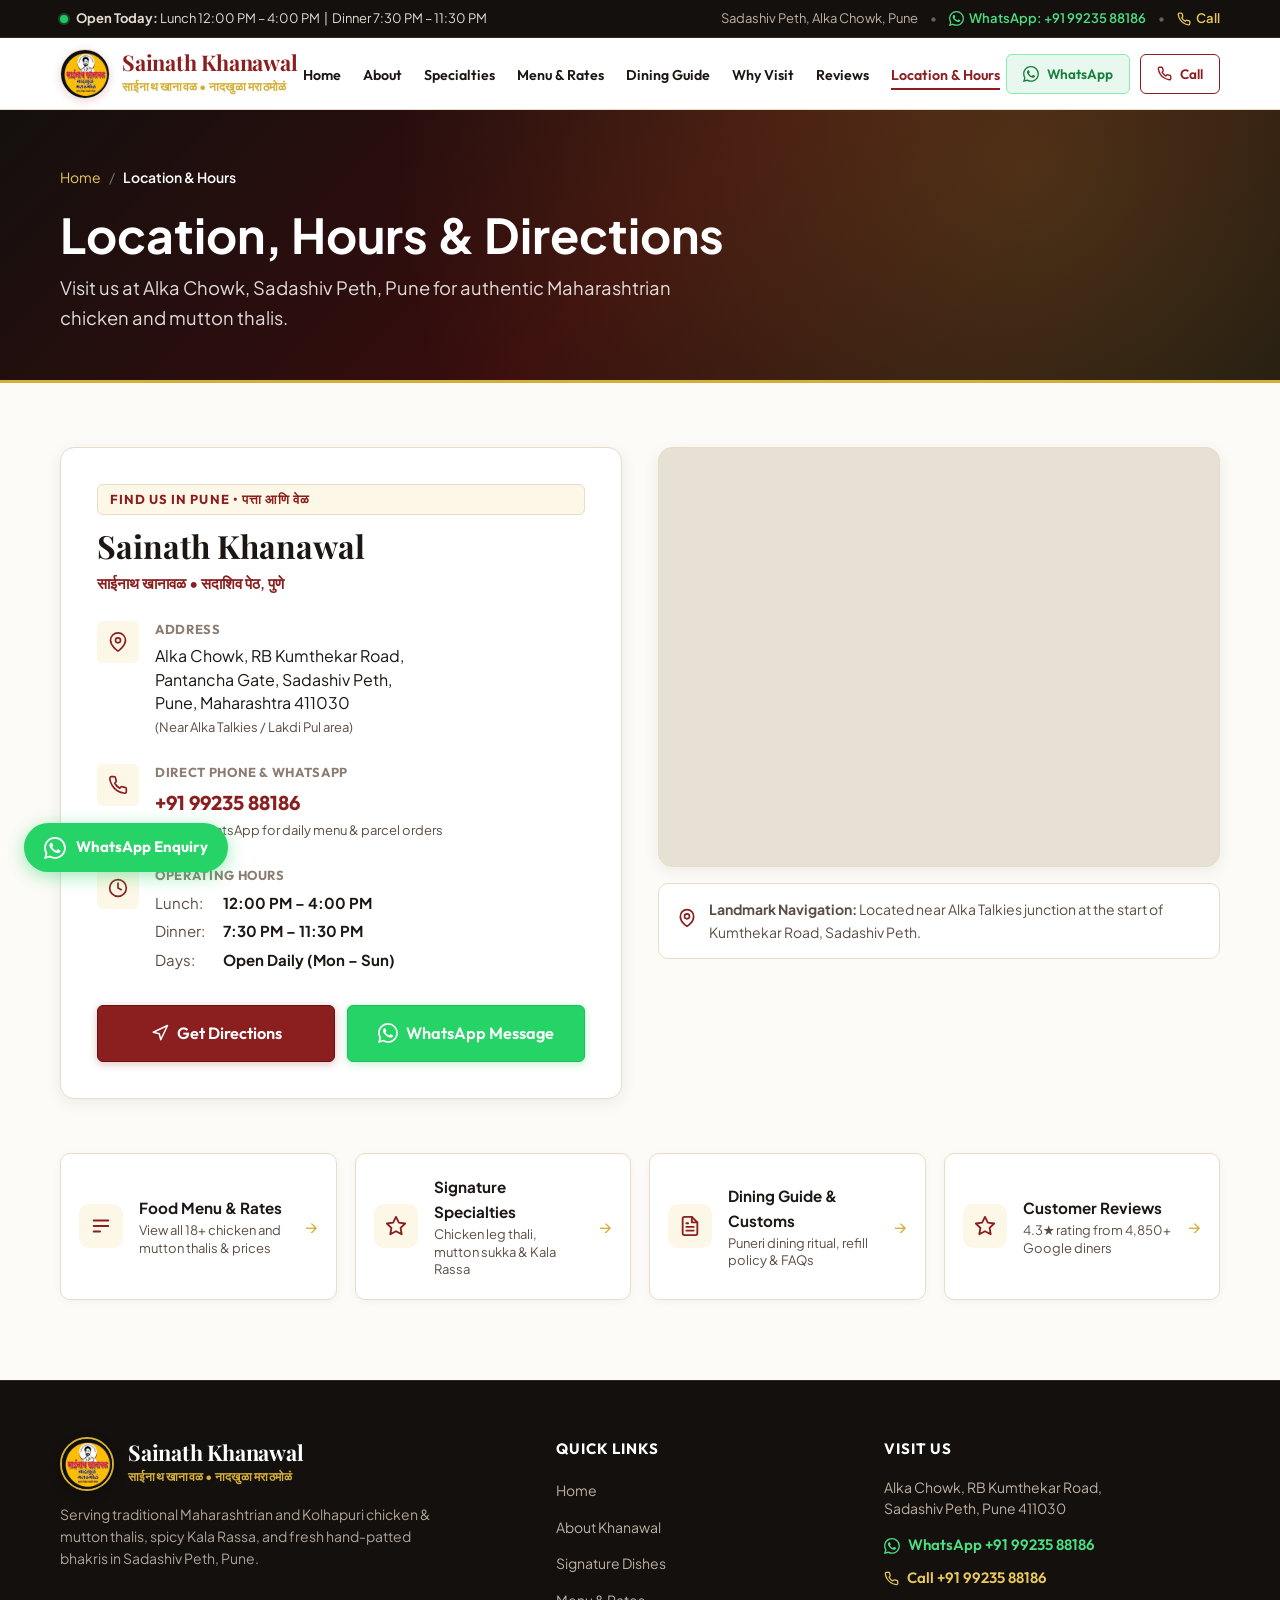
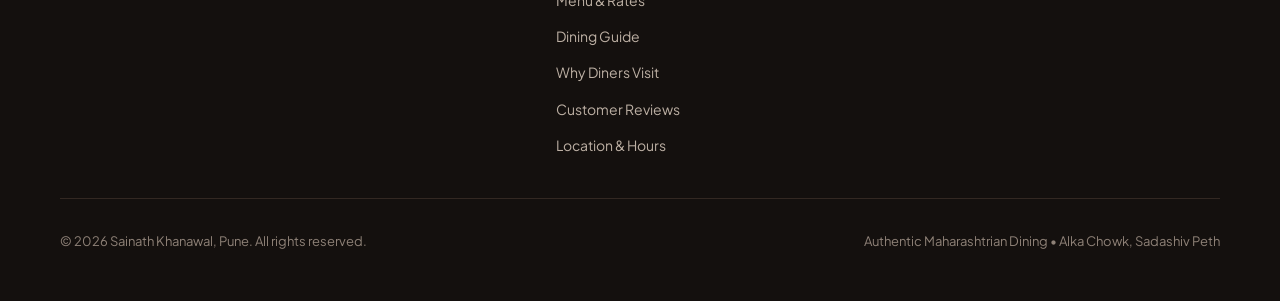
<file: location.html>
<!DOCTYPE html>
<html lang="en">
<head>
  <meta charset="UTF-8">
  <meta name="viewport" content="width=device-width, initial-scale=1.0">
  <title>Location, Timings & Directions | Sainath Khanawal Pune (Alka Chowk)</title>
  <meta name="description" content="Find Sainath Khanawal at Alka Chowk, RB Kumthekar Road, Pantancha Gate, Sadashiv Peth, Pune 411030. Get Google Maps directions, parking information, lunch & dinner hours, and WhatsApp contact +91 99235 88186.">
  <meta name="keywords" content="Sainath Khanawal address, Sainath Khanawal Pune location, Alka Chowk restaurant directions, Sadashiv Peth khanawal map, Sainath Khanawal timings, Sainath Khanawal contact number">
  <link rel="canonical" href="https://rugvednikam.github.io/sainath-khanawal/location.html">
  <meta name="robots" content="index, follow">
  <meta name="google-site-verification" content="QIoH14-XySt5VeTrEthgVMYOihwESM14tgCj0AKaoIQ" />
  <meta name="geo.region" content="IN-MH">
  <meta name="geo.placename" content="Pune">
  <meta name="geo.position" content="18.513886;73.845311">
  <meta name="ICBM" content="18.513886, 73.845311">

  <!-- Favicon -->
  <link rel="icon" type="image/png" href="assets/images/favicon.png">
  <link rel="apple-touch-icon" href="assets/images/favicon.png">

  <!-- Open Graph -->
  <meta property="og:type" content="restaurant">
  <meta property="og:site_name" content="Sainath Khanawal Pune">
  <meta property="og:title" content="Location, Timings & Directions | Sainath Khanawal Pune">
  <meta property="og:description" content="Visit us at Alka Chowk, Sadashiv Peth, Pune. Lunch 12:00–4:00 PM | Dinner 7:30–11:30 PM. Call/WhatsApp: +91 99235 88186.">
  <meta property="og:image" content="assets/images/chicken-thali.jpg">
  <meta property="og:url" content="https://rugvednikam.github.io/sainath-khanawal/location.html">
  <meta property="og:locale" content="en_IN">

  <!-- Theme Color -->
  <meta name="theme-color" content="#8B1E1E">
  
  <!-- Fonts -->
  <link rel="preconnect" href="https://fonts.googleapis.com">
  <link rel="preconnect" href="https://fonts.gstatic.com" crossorigin>
  <link href="https://fonts.googleapis.com/css2?family=Outfit:wght@400;500;600;700&family=Playfair+Display:ital,wght@0,600;0,700;1,600&family=Plus+Jakarta+Sans:wght@400;500;600;700&display=swap" rel="stylesheet">

  <!-- Styles -->
  <link rel="stylesheet" href="css/style.css">

  <!-- Schema.org JSON-LD Structured Data for Location Page -->
  <script type="application/ld+json">
  {
    "@context": "https://schema.org",
    "@type": "Restaurant",
    "name": "Sainath Khanawal",
    "alternateName": "साईनाथ खानावळ",
    "url": "https://rugvednikam.github.io/sainath-khanawal/location.html",
    "telephone": "+919923588186",
    "priceRange": "₹₹ (₹200 - ₹550)",
    "servesCuisine": "Maharashtrian",
    "address": {
      "@type": "PostalAddress",
      "streetAddress": "Alka Chowk, RB Kumthekar Road, Pantancha Gate, Sadashiv Peth",
      "addressLocality": "Pune",
      "addressRegion": "Maharashtra",
      "postalCode": "411030",
      "addressCountry": "IN"
    },
    "geo": {
      "@type": "GeoCoordinates",
      "latitude": 18.513886,
      "longitude": 73.845311
    },
    "openingHoursSpecification": [
      {
        "@type": "OpeningHoursSpecification",
        "dayOfWeek": ["Monday", "Tuesday", "Wednesday", "Thursday", "Friday", "Saturday", "Sunday"],
        "opens": "12:00",
        "closes": "16:00"
      },
      {
        "@type": "OpeningHoursSpecification",
        "dayOfWeek": ["Monday", "Tuesday", "Wednesday", "Thursday", "Friday", "Saturday", "Sunday"],
        "opens": "19:30",
        "closes": "23:30"
      }
    ]
  }
  </script>
</head>
<body>

  <!-- Top Announcement Bar -->
  <div class="top-announcement">
    <div class="container top-bar-inner">
      <div class="top-bar-item">
        <span class="status-indicator"></span>
        <span class="top-bar-text"><strong>Open Today:</strong> Lunch 12:00 PM – 4:00 PM &nbsp;|&nbsp; Dinner 7:30 PM – 11:30 PM</span>
      </div>
      <div class="top-bar-item top-bar-contact">
        <span>Sadashiv Peth, Alka Chowk, Pune</span>
        <span class="sep">•</span>
        <a href="https://wa.me/919923588186?text=Namaste%20Sainath%20Khanawal%2C%20I%20would%20like%20to%20enquire%20about%20today%27s%20menu%20and%20thali%20parcels." target="_blank" rel="noopener" class="top-whatsapp-link" aria-label="WhatsApp enquiry +91 99235 88186">
          <svg width="15" height="15" viewBox="0 0 16 16" fill="currentColor" aria-hidden="true">
            <path d="M13.601 2.326A7.85 7.85 0 0 0 7.994 0C3.627 0 .068 3.558.064 7.926c0 1.399.366 2.76 1.057 3.965L0 16l4.204-1.102a7.9 7.9 0 0 0 3.79.965h.004c4.368 0 7.926-3.558 7.93-7.93A7.9 7.9 0 0 0 13.6 2.326zM7.994 14.521a6.6 6.6 0 0 1-3.356-.92l-.24-.144-2.494.654.666-2.433-.156-.251a6.56 6.56 0 0 1-1.007-3.505c0-3.626 2.957-6.584 6.591-6.584a6.56 6.56 0 0 1 4.66 1.931 6.56 6.56 0 0 1 1.928 4.66c-.004 3.639-2.961 6.592-6.592 6.592m3.615-4.934c-.197-.099-1.17-.578-1.353-.646-.182-.065-.315-.099-.445.099-.133.197-.513.646-.627.775-.114.133-.232.148-.43.05-.197-.1-.836-.308-1.592-.985-.59-.525-.985-1.175-1.103-1.372-.114-.198-.011-.304.088-.403.087-.088.197-.232.296-.346.1-.114.133-.198.198-.33.065-.134.034-.248-.015-.347-.05-.099-.445-1.076-.612-1.47-.16-.389-.323-.335-.445-.34-.114-.007-.247-.007-.38-.007a.73.73 0 0 0-.529.247c-.182.198-.691.677-.691 1.654s.71 1.916.81 2.049c.098.133 1.394 2.132 3.383 2.992.47.205.84.326 1.129.418.475.152.904.129 1.246.08.38-.058 1.171-.48 1.338-.943.164-.464.164-.86.114-.943-.049-.084-.182-.133-.38-.232"/>
          </svg>
          WhatsApp: +91 99235 88186
        </a>
        <span class="sep">•</span>
        <a href="tel:+919923588186" class="top-phone-link" aria-label="Call restaurant at +91 99235 88186">
          <svg width="14" height="14" viewBox="0 0 24 24" fill="none" stroke="currentColor" stroke-width="2.2" stroke-linecap="round" stroke-linejoin="round" aria-hidden="true"><path d="M22 16.92v3a2 2 0 0 1-2.18 2 19.79 19.79 0 0 1-8.63-3.07 19.5 19.5 0 0 1-6-6 19.79 19.79 0 0 1-3.07-8.67A2 2 0 0 1 4.11 2h3a2 2 0 0 1 2 1.72 12.84 12.84 0 0 0 .7 2.81 2 2 0 0 1-.45 2.11L8.09 9.91a16 16 0 0 0 6 6l1.27-1.27a2 2 0 0 1 2.11-.45 12.84 12.84 0 0 0 2.81.7A2 2 0 0 1 22 16.92z"></path></svg>
          Call
        </a>
      </div>
    </div>
  </div>

  <!-- Primary Site Header -->
  <header class="site-header" id="siteHeader">
    <div class="container header-container">
      <a href="index.html" class="brand-identity-lockup" aria-label="Sainath Khanawal Home">
        <img src="assets/images/sainath-khanawal-logo.png" alt="Sainath Khanawal Official Logo" class="brand-logo-circle" width="54" height="54">
        <div class="brand-text-block">
          <span class="brand-title">Sainath Khanawal</span>
          <span class="brand-subtitle">साईनाथ खानावळ • नादखुळा मराठमोळं</span>
        </div>
      </a>

      <!-- Desktop Navigation Links -->
      <nav class="desktop-nav" aria-label="Main Navigation">
        <ul class="nav-list">
          <li><a href="index.html" class="nav-link">Home</a></li>
          <li><a href="about.html" class="nav-link">About</a></li>
          <li><a href="specialties.html" class="nav-link">Specialties</a></li>
          <li><a href="menu.html" class="nav-link">Menu & Rates</a></li>
          <li><a href="guide.html" class="nav-link">Dining Guide</a></li>
          <li><a href="why-visit.html" class="nav-link">Why Visit</a></li>
          <li><a href="reviews.html" class="nav-link">Reviews</a></li>
          <li><a href="location.html" class="nav-link active" aria-current="page">Location & Hours</a></li>
        </ul>
      </nav>

      <!-- Header Action -->
      <div class="header-action-group">
        <a href="https://wa.me/919923588186?text=Namaste%20Sainath%20Khanawal%2C%20I%20would%20like%20to%20enquire%20about%20today%27s%20menu%20and%20thali%20parcels." target="_blank" rel="noopener" class="btn btn-whatsapp-sm header-wa-btn" aria-label="WhatsApp Enquiry">
          <svg width="16" height="16" viewBox="0 0 16 16" fill="currentColor" aria-hidden="true">
            <path d="M13.601 2.326A7.85 7.85 0 0 0 7.994 0C3.627 0 .068 3.558.064 7.926c0 1.399.366 2.76 1.057 3.965L0 16l4.204-1.102a7.9 7.9 0 0 0 3.79.965h.004c4.368 0 7.926-3.558 7.93-7.93A7.9 7.9 0 0 0 13.6 2.326zM7.994 14.521a6.6 6.6 0 0 1-3.356-.92l-.24-.144-2.494.654.666-2.433-.156-.251a6.56 6.56 0 0 1-1.007-3.505c0-3.626 2.957-6.584 6.591-6.584a6.56 6.56 0 0 1 4.66 1.931 6.56 6.56 0 0 1 1.928 4.66c-.004 3.639-2.961 6.592-6.592 6.592m3.615-4.934c-.197-.099-1.17-.578-1.353-.646-.182-.065-.315-.099-.445.099-.133.197-.513.646-.627.775-.114.133-.232.148-.43.05-.197-.1-.836-.308-1.592-.985-.59-.525-.985-1.175-1.103-1.372-.114-.198-.011-.304.088-.403.087-.088.197-.232.296-.346.1-.114.133-.198.198-.33.065-.134.034-.248-.015-.347-.05-.099-.445-1.076-.612-1.47-.16-.389-.323-.335-.445-.34-.114-.007-.247-.007-.38-.007a.73.73 0 0 0-.529.247c-.182.198-.691.677-.691 1.654s.71 1.916.81 2.049c.098.133 1.394 2.132 3.383 2.992.47.205.84.326 1.129.418.475.152.904.129 1.246.08.38-.058 1.171-.48 1.338-.943.164-.464.164-.86.114-.943-.049-.084-.182-.133-.38-.232"/>
          </svg>
          WhatsApp
        </a>
        <a href="tel:+919923588186" class="btn btn-outline btn-sm header-call-btn">
          <svg width="15" height="15" viewBox="0 0 24 24" fill="none" stroke="currentColor" stroke-width="2.2" stroke-linecap="round" stroke-linejoin="round" aria-hidden="true"><path d="M22 16.92v3a2 2 0 0 1-2.18 2 19.79 19.79 0 0 1-8.63-3.07 19.5 19.5 0 0 1-6-6 19.79 19.79 0 0 1-3.07-8.67A2 2 0 0 1 4.11 2h3a2 2 0 0 1 2 1.72 12.84 12.84 0 0 0 .7 2.81 2 2 0 0 1-.45 2.11L8.09 9.91a16 16 0 0 0 6 6l1.27-1.27a2 2 0 0 1 2.11-.45 12.84 12.84 0 0 0 2.81.7A2 2 0 0 1 22 16.92z"></path></svg>
          Call
        </a>
        <!-- Mobile Menu Toggle Button -->
        <button class="mobile-toggle" id="mobileMenuBtn" aria-label="Toggle mobile menu" aria-expanded="false" aria-controls="mobileDrawer">
          <span class="hamburger-bar"></span>
          <span class="hamburger-bar"></span>
          <span class="hamburger-bar"></span>
        </button>
      </div>
    </div>
  </header>

  <!-- Mobile Navigation Drawer -->
  <div class="mobile-drawer" id="mobileDrawer" aria-hidden="true">
    <div class="drawer-header">
      <div class="drawer-brand-lockup">
        <img src="assets/images/sainath-khanawal-logo.png" alt="Sainath Khanawal Official Logo" class="drawer-logo-circle" width="44" height="44">
        <div>
          <span class="drawer-brand-title">Sainath Khanawal</span>
          <span class="drawer-brand-subtitle">नादखुळा मराठमोळं</span>
        </div>
      </div>
      <button class="drawer-close" id="drawerCloseBtn" aria-label="Close menu">&times;</button>
    </div>
    <ul class="mobile-nav-list">
      <li><a href="index.html" class="mobile-nav-link">Home</a></li>
      <li><a href="about.html" class="mobile-nav-link">About the Khanawal</a></li>
      <li><a href="specialties.html" class="mobile-nav-link">Signature Dishes</a></li>
      <li><a href="menu.html" class="mobile-nav-link">Food Menu & Rates</a></li>
      <li><a href="guide.html" class="mobile-nav-link">Khanawal Dining Guide</a></li>
      <li><a href="why-visit.html" class="mobile-nav-link">Why Diners Visit</a></li>
      <li><a href="reviews.html" class="mobile-nav-link">Customer Reviews</a></li>
      <li><a href="location.html" class="mobile-nav-link active">Location & Timings</a></li>
    </ul>
    <div class="drawer-footer">
      <a href="https://wa.me/919923588186?text=Namaste%20Sainath%20Khanawal%2C%20I%20would%20like%20to%20enquire%20about%20today%27s%20menu%20and%20thali%20parcels." target="_blank" rel="noopener" class="btn btn-whatsapp btn-block">
        <svg width="18" height="18" viewBox="0 0 16 16" fill="currentColor" aria-hidden="true">
          <path d="M13.601 2.326A7.85 7.85 0 0 0 7.994 0C3.627 0 .068 3.558.064 7.926c0 1.399.366 2.76 1.057 3.965L0 16l4.204-1.102a7.9 7.9 0 0 0 3.79.965h.004c4.368 0 7.926-3.558 7.93-7.93A7.9 7.9 0 0 0 13.6 2.326zM7.994 14.521a6.6 6.6 0 0 1-3.356-.92l-.24-.144-2.494.654.666-2.433-.156-.251a6.56 6.56 0 0 1-1.007-3.505c0-3.626 2.957-6.584 6.591-6.584a6.56 6.56 0 0 1 4.66 1.931 6.56 6.56 0 0 1 1.928 4.66c-.004 3.639-2.961 6.592-6.592 6.592m3.615-4.934c-.197-.099-1.17-.578-1.353-.646-.182-.065-.315-.099-.445.099-.133.197-.513.646-.627.775-.114.133-.232.148-.43.05-.197-.1-.836-.308-1.592-.985-.59-.525-.985-1.175-1.103-1.372-.114-.198-.011-.304.088-.403.087-.088.197-.232.296-.346.1-.114.133-.198.198-.33.065-.134.034-.248-.015-.347-.05-.099-.445-1.076-.612-1.47-.16-.389-.323-.335-.445-.34-.114-.007-.247-.007-.38-.007a.73.73 0 0 0-.529.247c-.182.198-.691.677-.691 1.654s.71 1.916.81 2.049c.098.133 1.394 2.132 3.383 2.992.47.205.84.326 1.129.418.475.152.904.129 1.246.08.38-.058 1.171-.48 1.338-.943.164-.464.164-.86.114-.943-.049-.084-.182-.133-.38-.232"/>
        </svg>
        <span>WhatsApp Enquiry (+91 99235 88186)</span>
      </a>
      <a href="tel:+919923588186" class="btn btn-primary btn-block">
        <svg width="18" height="18" viewBox="0 0 24 24" fill="none" stroke="currentColor" stroke-width="2" stroke-linecap="round" stroke-linejoin="round" aria-hidden="true"><path d="M22 16.92v3a2 2 0 0 1-2.18 2 19.79 19.79 0 0 1-8.63-3.07 19.5 19.5 0 0 1-6-6 19.79 19.79 0 0 1-3.07-8.67A2 2 0 0 1 4.11 2h3a2 2 0 0 1 2 1.72 12.84 12.84 0 0 0 .7 2.81 2 2 0 0 1-.45 2.11L8.09 9.91a16 16 0 0 0 6 6l1.27-1.27a2 2 0 0 1 2.11-.45 12.84 12.84 0 0 0 2.81.7A2 2 0 0 1 22 16.92z"></path></svg>
        Call Restaurant
      </a>
    </div>
  </div>
  <div class="drawer-overlay" id="drawerOverlay"></div>

  <!-- SUBPAGE HERO BANNER -->
  <section class="page-hero">
    <div class="container page-hero-inner">
      <nav class="breadcrumb-nav" aria-label="Breadcrumb">
        <ol class="breadcrumb-list">
          <li><a href="index.html">Home</a></li>
          <li class="breadcrumb-separator">/</li>
          <li class="breadcrumb-current">Location & Hours</li>
        </ol>
      </nav>
      <h1 class="page-hero-title">Location, Hours & Directions</h1>
      <p class="page-hero-subtitle">Visit us at Alka Chowk, Sadashiv Peth, Pune for authentic Maharashtrian chicken and mutton thalis.</p>
    </div>
  </section>

  <!-- MAIN LOCATION CONTENT (Exact from #location in index.html) -->
  <main class="page-main-content">
    <div class="container">
      <div class="location-layout-grid">
        
        <!-- Contact Information Column -->
        <div class="location-info-card">
          <div class="section-tag">Find Us in Pune • पत्ता आणि वेळ</div>
          <h2 class="location-title">Sainath Khanawal</h2>
          <p class="location-marathi-tag">साईनाथ खानावळ • सदाशिव पेठ, पुणे</p>

          <div class="contact-details-list">
            <div class="contact-item">
              <div class="contact-item-icon">
                <svg width="20" height="20" viewBox="0 0 24 24" fill="none" stroke="currentColor" stroke-width="2" stroke-linecap="round" stroke-linejoin="round" aria-hidden="true"><path d="M21 10c0 7-9 13-9 13s-9-6-9-13a9 9 0 0 1 18 0z"></path><circle cx="12" cy="10" r="3"></circle></svg>
              </div>
              <div>
                <strong class="contact-label">Address</strong>
                <p class="contact-value">
                  Alka Chowk, RB Kumthekar Road,<br>
                  Pantancha Gate, Sadashiv Peth,<br>
                  Pune, Maharashtra 411030
                </p>
                <span class="landmark-hint">(Near Alka Talkies / Lakdi Pul area)</span>
              </div>
            </div>

            <div class="contact-item">
              <div class="contact-item-icon">
                <svg width="20" height="20" viewBox="0 0 24 24" fill="none" stroke="currentColor" stroke-width="2" stroke-linecap="round" stroke-linejoin="round" aria-hidden="true"><path d="M22 16.92v3a2 2 0 0 1-2.18 2 19.79 19.79 0 0 1-8.63-3.07 19.5 19.5 0 0 1-6-6 19.79 19.79 0 0 1-3.07-8.67A2 2 0 0 1 4.11 2h3a2 2 0 0 1 2 1.72 12.84 12.84 0 0 0 .7 2.81 2 2 0 0 1-.45 2.11L8.09 9.91a16 16 0 0 0 6 6l1.27-1.27a2 2 0 0 1 2.11-.45 12.84 12.84 0 0 0 2.81.7A2 2 0 0 1 22 16.92z"></path></svg>
              </div>
              <div>
                <strong class="contact-label">Direct Phone & WhatsApp</strong>
                <p class="contact-value">
                  <a href="tel:+919923588186" class="phone-link-large" aria-label="Call +91 99235 88186">
                    +91 99235 88186
                  </a>
                </p>
                <span class="landmark-hint">Call or WhatsApp for daily menu & parcel orders</span>
              </div>
            </div>

            <div class="contact-item">
              <div class="contact-item-icon">
                <svg width="20" height="20" viewBox="0 0 24 24" fill="none" stroke="currentColor" stroke-width="2" stroke-linecap="round" stroke-linejoin="round" aria-hidden="true"><circle cx="12" cy="12" r="10"></circle><polyline points="12 6 12 12 16 14"></polyline></svg>
              </div>
              <div>
                <strong class="contact-label">Operating Hours</strong>
                <ul class="hours-list">
                  <li><span>Lunch:</span> <strong>12:00 PM – 4:00 PM</strong></li>
                  <li><span>Dinner:</span> <strong>7:30 PM – 11:30 PM</strong></li>
                  <li><span>Days:</span> <strong>Open Daily (Mon – Sun)</strong></li>
                </ul>
              </div>
            </div>
          </div>

          <div class="location-actions-duo">
            <a href="https://maps.google.com/?q=Sainath+Khanawal+Alka+Chowk+Sadashiv+Peth+Pune+411030" target="_blank" rel="noopener" class="btn btn-primary btn-lg">
              <svg width="18" height="18" viewBox="0 0 24 24" fill="none" stroke="currentColor" stroke-width="2" stroke-linecap="round" stroke-linejoin="round" aria-hidden="true"><polygon points="3 11 22 2 13 21 11 13 3 11"></polygon></svg>
              <span>Get Directions</span>
            </a>
            <a href="https://wa.me/919923588186?text=Namaste%20Sainath%20Khanawal%2C%20I%20would%20like%20to%20enquire%20about%20today%27s%20menu%20and%20thali%20parcels." target="_blank" rel="noopener" class="btn btn-whatsapp btn-lg">
              <svg width="20" height="20" viewBox="0 0 16 16" fill="currentColor" aria-hidden="true">
                <path d="M13.601 2.326A7.85 7.85 0 0 0 7.994 0C3.627 0 .068 3.558.064 7.926c0 1.399.366 2.76 1.057 3.965L0 16l4.204-1.102a7.9 7.9 0 0 0 3.79.965h.004c4.368 0 7.926-3.558 7.93-7.93A7.9 7.9 0 0 0 13.6 2.326zM7.994 14.521a6.6 6.6 0 0 1-3.356-.92l-.24-.144-2.494.654.666-2.433-.156-.251a6.56 6.56 0 0 1-1.007-3.505c0-3.626 2.957-6.584 6.591-6.584a6.56 6.56 0 0 1 4.66 1.931 6.56 6.56 0 0 1 1.928 4.66c-.004 3.639-2.961 6.592-6.592 6.592m3.615-4.934c-.197-.099-1.17-.578-1.353-.646-.182-.065-.315-.099-.445.099-.133.197-.513.646-.627.775-.114.133-.232.148-.43.05-.197-.1-.836-.308-1.592-.985-.59-.525-.985-1.175-1.103-1.372-.114-.198-.011-.304.088-.403.087-.088.197-.232.296-.346.1-.114.133-.198.198-.33.065-.134.034-.248-.015-.347-.05-.099-.445-1.076-.612-1.47-.16-.389-.323-.335-.445-.34-.114-.007-.247-.007-.38-.007a.73.73 0 0 0-.529.247c-.182.198-.691.677-.691 1.654s.71 1.916.81 2.049c.098.133 1.394 2.132 3.383 2.992.47.205.84.326 1.129.418.475.152.904.129 1.246.08.38-.058 1.171-.48 1.338-.943.164-.464.164-.86.114-.943-.049-.084-.182-.133-.38-.232"/>
              </svg>
              <span>WhatsApp Message</span>
            </a>
          </div>
        </div>

        <!-- Google Map Embed Column -->
        <div class="location-map-card">
          <div class="map-container">
            <iframe 
              src="https://www.google.com/maps/embed?pb=!1m18!1m12!1m3!1d3783.3323035345717!2d73.84531127599026!3d18.513886582579997!2m3!1f0!2f0!3f0!3m2!1i1024!2i768!4f13.1!3m3!1m2!1s0x3bc2c0792d475ce7%3A0x6b1e600fa3eb4126!2sSainath%20Khanawal!5e0!3m2!1sen!2sin!4v1709540000000!5m2!1sen!2sin" 
              width="100%" 
              height="100%" 
              style="border:0;" 
              allowfullscreen="" 
              loading="lazy" 
              referrerpolicy="no-referrer-when-downgrade"
              title="Google Map location of Sainath Khanawal at Alka Chowk Sadashiv Peth Pune">
            </iframe>
          </div>
          <div class="map-sub-card">
            <div class="map-sub-icon">
              <svg width="20" height="20" viewBox="0 0 24 24" fill="none" stroke="currentColor" stroke-width="2" stroke-linecap="round" stroke-linejoin="round"><path d="M12 22s-8-4.5-8-11.8A8 8 0 0 1 12 2a8 8 0 0 1 8 8.2c0 7.3-8 11.8-8 11.8z"/><circle cx="12" cy="10" r="3"/></svg>
            </div>
            <div>
              <strong>Landmark Navigation:</strong> Located near Alka Talkies junction at the start of Kumthekar Road, Sadashiv Peth.
            </div>
          </div>
        </div>

      </div>

      <!-- Quick Navigation Cards -->
      <div class="cross-links-grid" style="margin-top: 54px;">
        <a href="menu.html" class="cross-link-card">
          <div class="cross-link-icon">
            <svg width="22" height="22" viewBox="0 0 24 24" fill="none" stroke="currentColor" stroke-width="2" stroke-linecap="round" stroke-linejoin="round" aria-hidden="true"><path d="M4 6h16M4 12h16M4 18h7"/></svg>
          </div>
          <div class="cross-link-content">
            <div class="cross-link-title">Food Menu & Rates</div>
            <div class="cross-link-subtext">View all 18+ chicken and mutton thalis & prices</div>
          </div>
          <span class="cross-link-arrow">&rarr;</span>
        </a>

        <a href="specialties.html" class="cross-link-card">
          <div class="cross-link-icon">
            <svg width="22" height="22" viewBox="0 0 24 24" fill="none" stroke="currentColor" stroke-width="2" stroke-linecap="round" stroke-linejoin="round" aria-hidden="true"><path d="M12 2l3.09 6.26L22 9.27l-5 4.87 1.18 6.88L12 17.77l-6.18 3.25L7 14.14 2 9.27l6.91-1.01L12 2z"></path></svg>
          </div>
          <div class="cross-link-content">
            <div class="cross-link-title">Signature Specialties</div>
            <div class="cross-link-subtext">Chicken leg thali, mutton sukka & Kala Rassa</div>
          </div>
          <span class="cross-link-arrow">&rarr;</span>
        </a>

        <a href="guide.html" class="cross-link-card">
          <div class="cross-link-icon">
            <svg width="22" height="22" viewBox="0 0 24 24" fill="none" stroke="currentColor" stroke-width="2" stroke-linecap="round" stroke-linejoin="round" aria-hidden="true"><path d="M14 2H6a2 2 0 0 0-2 2v16a2 2 0 0 0 2 2h12a2 2 0 0 0 2-2V8z"/><polyline points="14 2 14 8 20 8"/><line x1="16" y1="13" x2="8" y2="13"/><line x1="16" y1="17" x2="8" y2="17"/><polyline points="10 9 9 9 8 9"/></svg>
          </div>
          <div class="cross-link-content">
            <div class="cross-link-title">Dining Guide & Customs</div>
            <div class="cross-link-subtext">Puneri dining ritual, refill policy & FAQs</div>
          </div>
          <span class="cross-link-arrow">&rarr;</span>
        </a>

        <a href="reviews.html" class="cross-link-card">
          <div class="cross-link-icon">
            <svg width="22" height="22" viewBox="0 0 24 24" fill="none" stroke="currentColor" stroke-width="2" stroke-linecap="round" stroke-linejoin="round" aria-hidden="true"><polygon points="12 2 15.09 8.26 22 9.27 17 14.14 18.18 21.02 12 17.77 5.82 21.02 7 14.14 2 9.27 8.91 8.26 12 2"/></svg>
          </div>
          <div class="cross-link-content">
            <div class="cross-link-title">Customer Reviews</div>
            <div class="cross-link-subtext">4.3★ rating from 4,850+ Google diners</div>
          </div>
          <span class="cross-link-arrow">&rarr;</span>
        </a>
      </div>
    </div>
  </main>

  <!-- SITE FOOTER -->
  <footer class="site-footer">
    <div class="container footer-content">
      <div class="footer-top-row">
        <div class="footer-brand">
          <div class="footer-brand-lockup">
            <img src="assets/images/sainath-khanawal-logo.png" alt="Sainath Khanawal Logo" class="footer-logo-circle" width="60" height="60">
            <div>
              <div class="brand-title">Sainath Khanawal</div>
              <div class="brand-subtitle">साईनाथ खानावळ • नादखुळा मराठमोळं</div>
            </div>
          </div>
          <p class="footer-desc">
            Serving traditional Maharashtrian and Kolhapuri chicken & mutton thalis, spicy Kala Rassa, and fresh hand-patted bhakris in Sadashiv Peth, Pune.
          </p>
        </div>

        <div class="footer-links-group">
          <h4 class="footer-heading">Quick Links</h4>
          <ul class="footer-links">
            <li><a href="index.html">Home</a></li>
            <li><a href="about.html">About Khanawal</a></li>
            <li><a href="specialties.html">Signature Dishes</a></li>
            <li><a href="menu.html">Menu & Rates</a></li>
            <li><a href="guide.html">Dining Guide</a></li>
            <li><a href="why-visit.html">Why Diners Visit</a></li>
            <li><a href="reviews.html">Customer Reviews</a></li>
            <li><a href="location.html">Location & Hours</a></li>
          </ul>
        </div>

        <div class="footer-contact-group">
          <h4 class="footer-heading">Visit Us</h4>
          <p class="footer-address">
            Alka Chowk, RB Kumthekar Road,<br>
            Sadashiv Peth, Pune 411030
          </p>
          <div class="footer-contact-buttons">
            <a href="https://wa.me/919923588186?text=Namaste%20Sainath%20Khanawal%2C%20I%20would%20like%20to%20enquire%20about%20today%27s%20menu%20and%20thali%20parcels." target="_blank" rel="noopener" class="footer-wa-link">
              <svg width="16" height="16" viewBox="0 0 16 16" fill="currentColor" aria-hidden="true">
                <path d="M13.601 2.326A7.85 7.85 0 0 0 7.994 0C3.627 0 .068 3.558.064 7.926c0 1.399.366 2.76 1.057 3.965L0 16l4.204-1.102a7.9 7.9 0 0 0 3.79.965h.004c4.368 0 7.926-3.558 7.93-7.93A7.9 7.9 0 0 0 13.6 2.326zM7.994 14.521a6.6 6.6 0 0 1-3.356-.92l-.24-.144-2.494.654.666-2.433-.156-.251a6.56 6.56 0 0 1-1.007-3.505c0-3.626 2.957-6.584 6.591-6.584a6.56 6.56 0 0 1 4.66 1.931 6.56 6.56 0 0 1 1.928 4.66c-.004 3.639-2.961 6.592-6.592 6.592m3.615-4.934c-.197-.099-1.17-.578-1.353-.646-.182-.065-.315-.099-.445.099-.133.197-.513.646-.627.775-.114.133-.232.148-.43.05-.197-.1-.836-.308-1.592-.985-.59-.525-.985-1.175-1.103-1.372-.114-.198-.011-.304.088-.403.087-.088.197-.232.296-.346.1-.114.133-.198.198-.33.065-.134.034-.248-.015-.347-.05-.099-.445-1.076-.612-1.47-.16-.389-.323-.335-.445-.34-.114-.007-.247-.007-.38-.007a.73.73 0 0 0-.529.247c-.182.198-.691.677-.691 1.654s.71 1.916.81 2.049c.098.133 1.394 2.132 3.383 2.992.47.205.84.326 1.129.418.475.152.904.129 1.246.08.38-.058 1.171-.48 1.338-.943.164-.464.164-.86.114-.943-.049-.084-.182-.133-.38-.232"/>
              </svg>
              <span>WhatsApp +91 99235 88186</span>
            </a>
            <a href="tel:+919923588186" class="footer-phone">
              <svg width="15" height="15" viewBox="0 0 24 24" fill="none" stroke="currentColor" stroke-width="2" stroke-linecap="round" stroke-linejoin="round"><path d="M22 16.92v3a2 2 0 0 1-2.18 2 19.79 19.79 0 0 1-8.63-3.07 19.5 19.5 0 0 1-6-6 19.79 19.79 0 0 1-3.07-8.67A2 2 0 0 1 4.11 2h3a2 2 0 0 1 2 1.72 12.84 12.84 0 0 0 .7 2.81 2 2 0 0 1-.45 2.11L8.09 9.91a16 16 0 0 0 6 6l1.27-1.27a2 2 0 0 1 2.11-.45 12.84 12.84 0 0 0 2.81.7A2 2 0 0 1 22 16.92z"></path></svg>
              Call +91 99235 88186
            </a>
          </div>
        </div>
      </div>

      <div class="footer-bottom-row">
        <p>&copy; <span id="currentYear">2026</span> Sainath Khanawal, Pune. All rights reserved.</p>
        <p class="footer-meta-tag">Authentic Maharashtrian Dining • Alka Chowk, Sadashiv Peth</p>
      </div>
    </div>
  </footer>

  <!-- MOBILE BOTTOM ACTION BAR -->
  <aside class="mobile-action-bar" aria-label="Quick Mobile Actions">
    <a href="tel:+919923588186" class="mobile-action-item">
      <svg width="20" height="20" viewBox="0 0 24 24" fill="none" stroke="currentColor" stroke-width="2.2" stroke-linecap="round" stroke-linejoin="round" aria-hidden="true"><path d="M22 16.92v3a2 2 0 0 1-2.18 2 19.79 19.79 0 0 1-8.63-3.07 19.5 19.5 0 0 1-6-6 19.79 19.79 0 0 1-3.07-8.67A2 2 0 0 1 4.11 2h3a2 2 0 0 1 2 1.72 12.84 12.84 0 0 0 .7 2.81 2 2 0 0 1-.45 2.11L8.09 9.91a16 16 0 0 0 6 6l1.27-1.27a2 2 0 0 1 2.11-.45 12.84 12.84 0 0 0 2.81.7A2 2 0 0 1 22 16.92z"></path></svg>
      <span>Call</span>
    </a>
    <a href="https://wa.me/919923588186?text=Namaste%20Sainath%20Khanawal%2C%20I%20would%20like%20to%20enquire%20about%20today%27s%20menu%20and%20thali%20parcels." target="_blank" rel="noopener" class="mobile-action-item wa-item">
      <svg width="20" height="20" viewBox="0 0 16 16" fill="currentColor" aria-hidden="true">
        <path d="M13.601 2.326A7.85 7.85 0 0 0 7.994 0C3.627 0 .068 3.558.064 7.926c0 1.399.366 2.76 1.057 3.965L0 16l4.204-1.102a7.9 7.9 0 0 0 3.79.965h.004c4.368 0 7.926-3.558 7.93-7.93A7.9 7.9 0 0 0 13.6 2.326zM7.994 14.521a6.6 6.6 0 0 1-3.356-.92l-.24-.144-2.494.654.666-2.433-.156-.251a6.56 6.56 0 0 1-1.007-3.505c0-3.626 2.957-6.584 6.591-6.584a6.56 6.56 0 0 1 4.66 1.931 6.56 6.56 0 0 1 1.928 4.66c-.004 3.639-2.961 6.592-6.592 6.592m3.615-4.934c-.197-.099-1.17-.578-1.353-.646-.182-.065-.315-.099-.445.099-.133.197-.513.646-.627.775-.114.133-.232.148-.43.05-.197-.1-.836-.308-1.592-.985-.59-.525-.985-1.175-1.103-1.372-.114-.198-.011-.304.088-.403.087-.088.197-.232.296-.346.1-.114.133-.198.198-.33.065-.134.034-.248-.015-.347-.05-.099-.445-1.076-.612-1.47-.16-.389-.323-.335-.445-.34-.114-.007-.247-.007-.38-.007a.73.73 0 0 0-.529.247c-.182.198-.691.677-.691 1.654s.71 1.916.81 2.049c.098.133 1.394 2.132 3.383 2.992.47.205.84.326 1.129.418.475.152.904.129 1.246.08.38-.058 1.171-.48 1.338-.943.164-.464.164-.86.114-.943-.049-.084-.182-.133-.38-.232"/>
      </svg>
      <span>WhatsApp</span>
    </a>
    <a href="https://maps.google.com/?q=Sainath+Khanawal+Alka+Chowk+Sadashiv+Peth+Pune+411030" target="_blank" rel="noopener" class="mobile-action-item">
      <svg width="20" height="20" viewBox="0 0 24 24" fill="none" stroke="currentColor" stroke-width="2.2" stroke-linecap="round" stroke-linejoin="round" aria-hidden="true"><polygon points="3 11 22 2 13 21 11 13 3 11"></polygon></svg>
      <span>Directions</span>
    </a>
    <a href="menu.html" class="mobile-action-item">
      <svg width="20" height="20" viewBox="0 0 24 24" fill="none" stroke="currentColor" stroke-width="2.2" stroke-linecap="round" stroke-linejoin="round" aria-hidden="true"><path d="M4 6h16M4 12h16M4 18h7"/></svg>
      <span>Menu</span>
    </a>
  </aside>

  <!-- Floating WhatsApp Quick Widget (Desktop) -->
  <a href="https://wa.me/919923588186?text=Namaste%20Sainath%20Khanawal%2C%20I%20would%20like%20to%20enquire%20about%20today%27s%20menu%20and%20thali%20parcels." target="_blank" rel="noopener" class="floating-whatsapp-btn" aria-label="Chat on WhatsApp">
    <svg width="22" height="22" viewBox="0 0 16 16" fill="currentColor" aria-hidden="true">
      <path d="M13.601 2.326A7.85 7.85 0 0 0 7.994 0C3.627 0 .068 3.558.064 7.926c0 1.399.366 2.76 1.057 3.965L0 16l4.204-1.102a7.9 7.9 0 0 0 3.79.965h.004c4.368 0 7.926-3.558 7.93-7.93A7.9 7.9 0 0 0 13.6 2.326zM7.994 14.521a6.6 6.6 0 0 1-3.356-.92l-.24-.144-2.494.654.666-2.433-.156-.251a6.56 6.56 0 0 1-1.007-3.505c0-3.626 2.957-6.584 6.591-6.584a6.56 6.56 0 0 1 4.66 1.931 6.56 6.56 0 0 1 1.928 4.66c-.004 3.639-2.961 6.592-6.592 6.592m3.615-4.934c-.197-.099-1.17-.578-1.353-.646-.182-.065-.315-.099-.445.099-.133.197-.513.646-.627.775-.114.133-.232.148-.43.05-.197-.1-.836-.308-1.592-.985-.59-.525-.985-1.175-1.103-1.372-.114-.198-.011-.304.088-.403.087-.088.197-.232.296-.346.1-.114.133-.198.198-.33.065-.134.034-.248-.015-.347-.05-.099-.445-1.076-.612-1.47-.16-.389-.323-.335-.445-.34-.114-.007-.247-.007-.38-.007a.73.73 0 0 0-.529.247c-.182.198-.691.677-.691 1.654s.71 1.916.81 2.049c.098.133 1.394 2.132 3.383 2.992.47.205.84.326 1.129.418.475.152.904.129 1.246.08.38-.058 1.171-.48 1.338-.943.164-.464.164-.86.114-.943-.049-.084-.182-.133-.38-.232"/>
    </svg>
    <span class="floating-wa-label">WhatsApp Enquiry</span>
  </a>

  <!-- Back to Top Button -->
  <button class="back-to-top" id="backToTop" aria-label="Back to top of page">
    <svg width="20" height="20" viewBox="0 0 24 24" fill="none" stroke="currentColor" stroke-width="2.5" stroke-linecap="round" stroke-linejoin="round"><path d="M18 15l-6-6-6 6"/></svg>
  </button>

  <!-- Main JavaScript File -->
  <script src="js/main.js"></script>
</body>
</html>
</file>
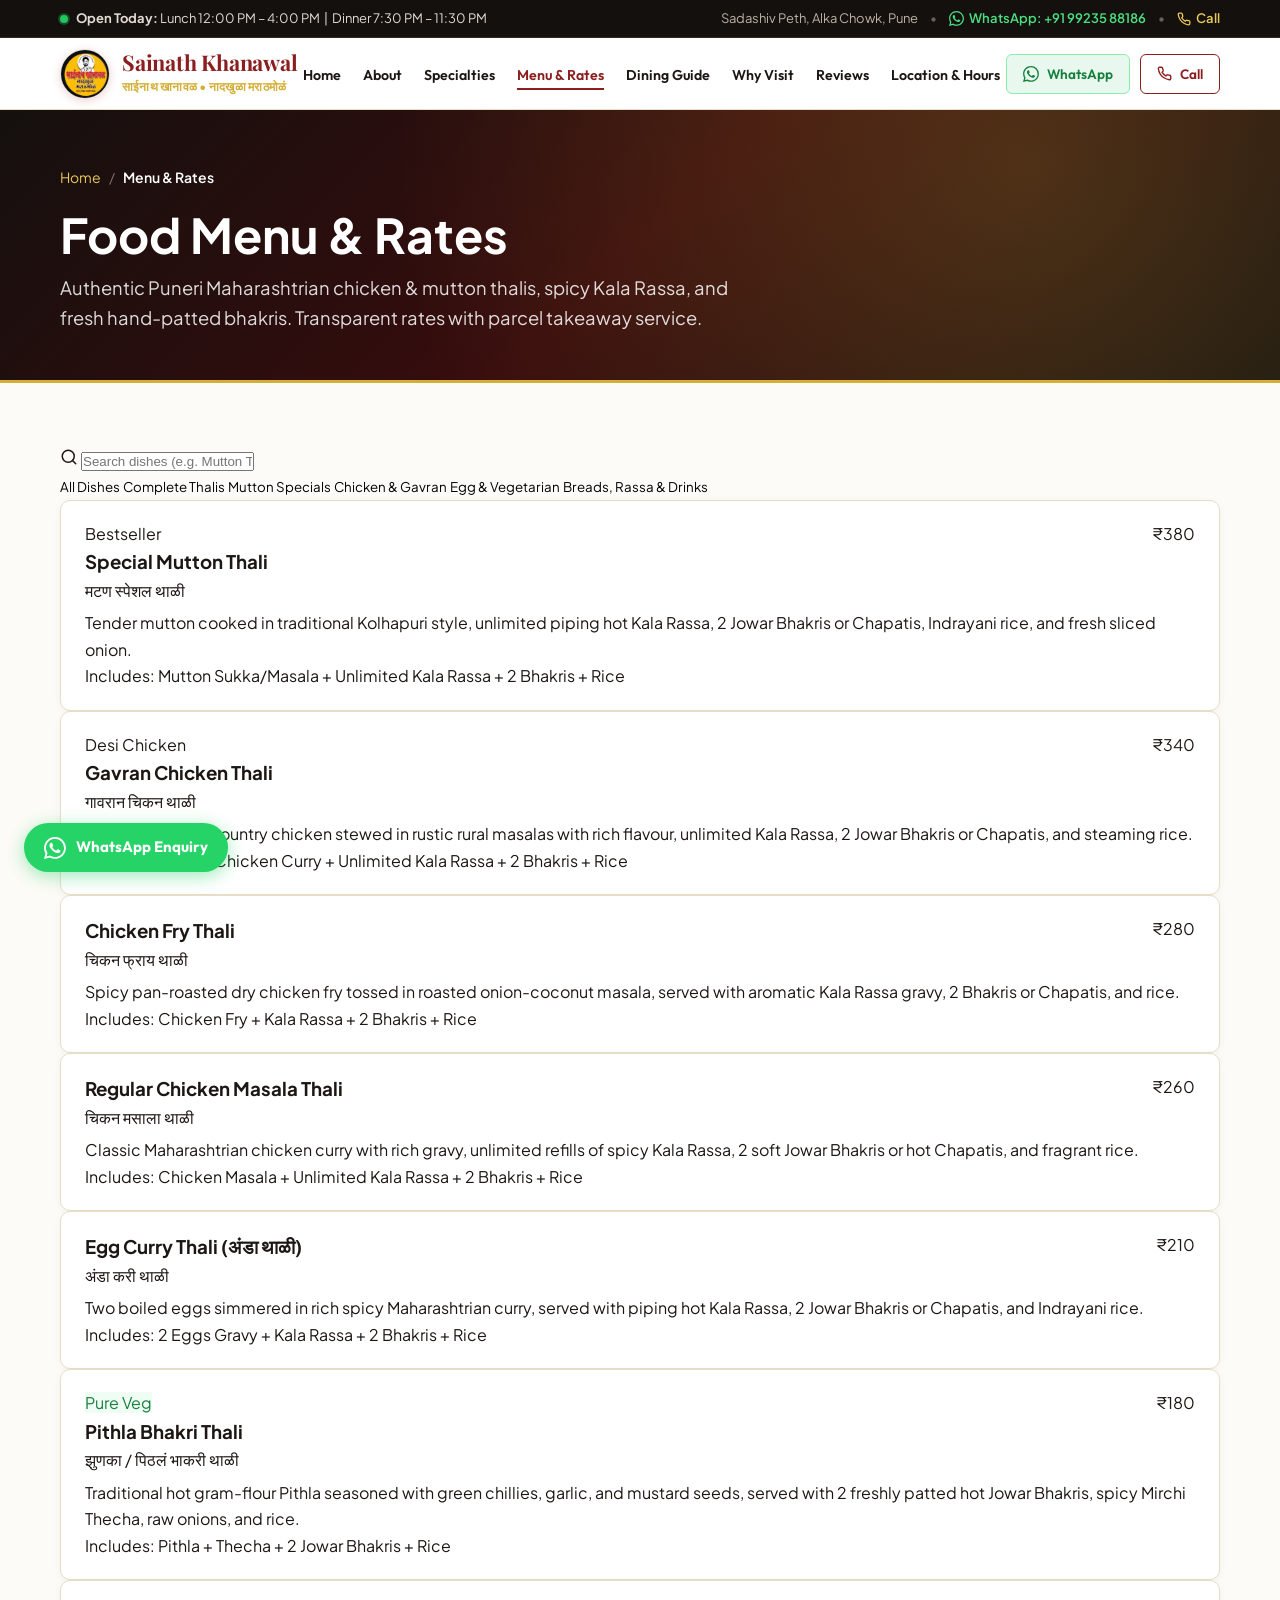
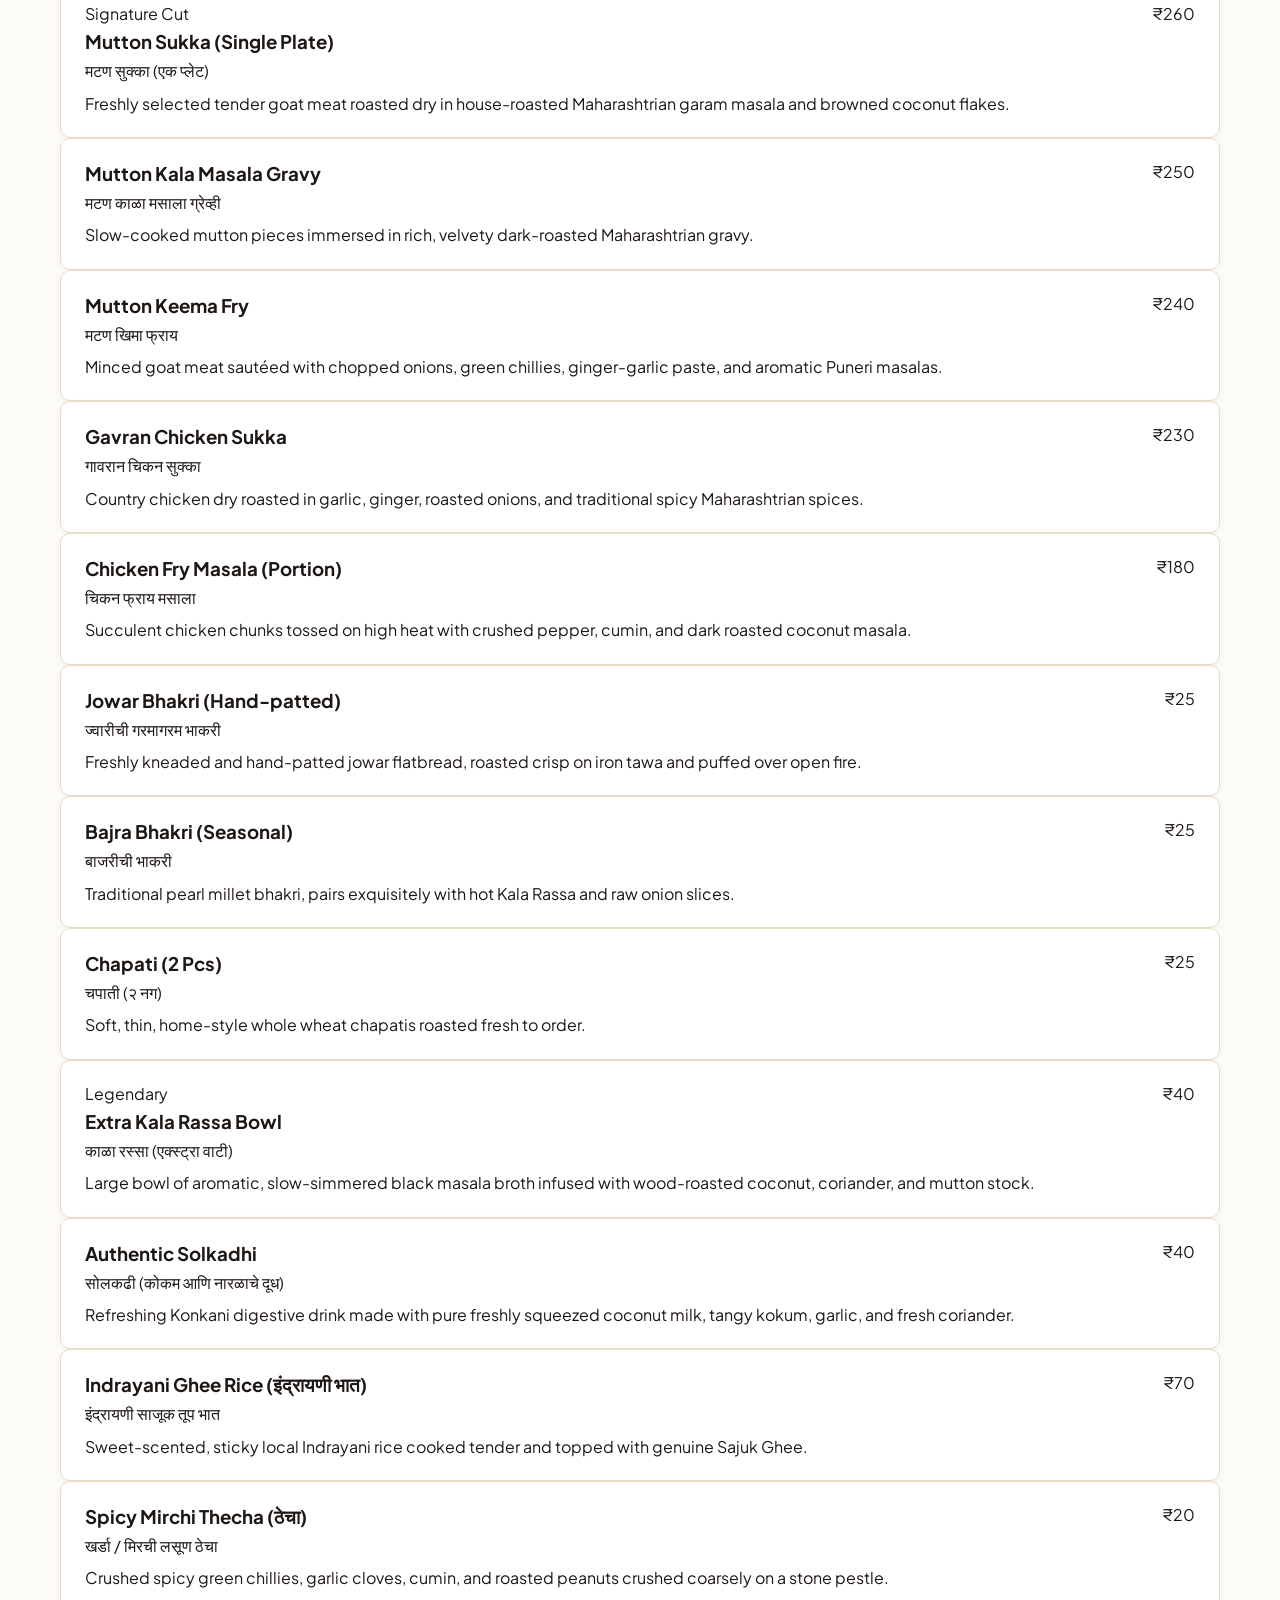
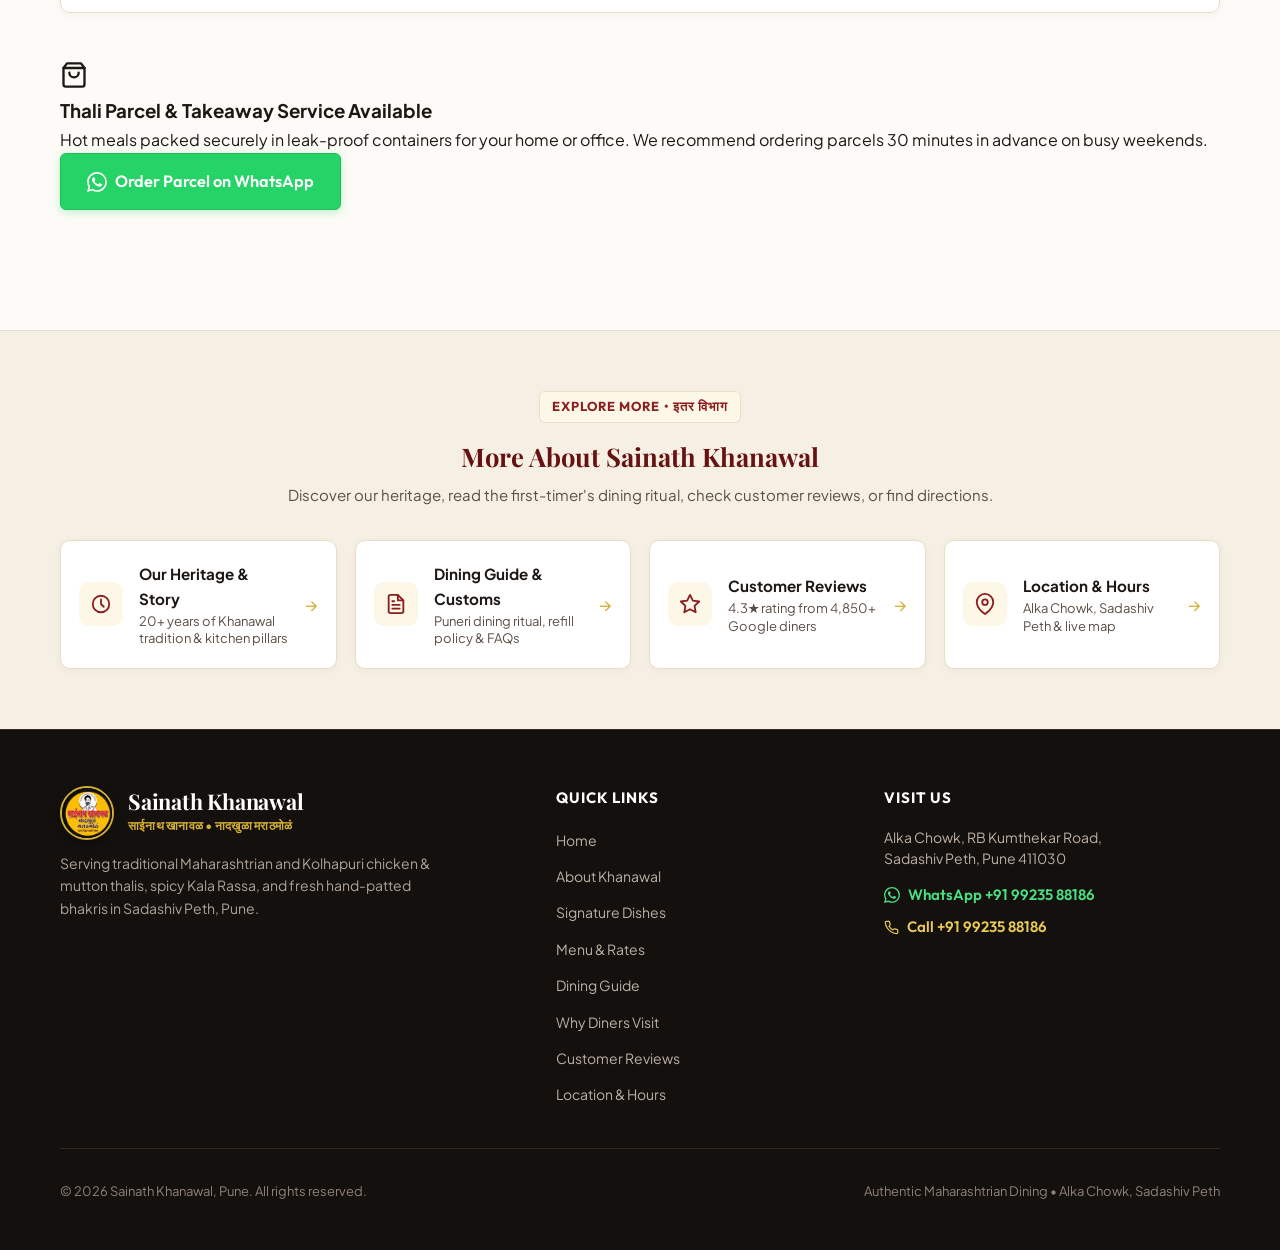
<file: menu.html>
<!DOCTYPE html>
<html lang="en">
<head>
  <meta charset="UTF-8">
  <meta name="viewport" content="width=device-width, initial-scale=1.0">
  <title>Food Menu & Rates | Sainath Khanawal Pune — Chicken & Mutton Thalis</title>
  <meta name="description" content="Explore the authentic menu and rates of Sainath Khanawal, Alka Chowk, Sadashiv Peth, Pune. Special Mutton Thali, Gavran Chicken, Kala Rassa, Jowar Bhakri, and Solkadhi.">
  <meta name="keywords" content="Sainath Khanawal menu, Sainath Khanawal Pune prices, chicken thali rate Pune, mutton thali price sadashiv peth, kala rassa rate, gavran chicken thali pune, parcel thali pune">
  <link rel="canonical" href="https://rugvednikam.github.io/sainath-khanawal/menu.html">
  <meta name="robots" content="index, follow">
  <meta name="google-site-verification" content="QIoH14-XySt5VeTrEthgVMYOihwESM14tgCj0AKaoIQ" />

  <!-- Favicon -->
  <link rel="icon" type="image/png" href="assets/images/favicon.png">
  <link rel="apple-touch-icon" href="assets/images/favicon.png">

  <!-- Open Graph -->
  <meta property="og:type" content="website">
  <meta property="og:site_name" content="Sainath Khanawal Pune">
  <meta property="og:title" content="Food Menu & Rates | Sainath Khanawal Pune">
  <meta property="og:description" content="Authentic Puneri Maharashtrian Menu: Special Mutton Thali, Gavran Chicken Thali, spicy Kala Rassa, hot Bhakris, and Solkadhi.">
  <meta property="og:image" content="assets/images/chicken-thali.jpg">
  <meta property="og:url" content="https://rugvednikam.github.io/sainath-khanawal/menu.html">
  <meta property="og:locale" content="en_IN">

  <!-- Theme Color -->
  <meta name="theme-color" content="#8B1E1E">
  
  <!-- Fonts -->
  <link rel="preconnect" href="https://fonts.googleapis.com">
  <link rel="preconnect" href="https://fonts.gstatic.com" crossorigin>
  <link href="https://fonts.googleapis.com/css2?family=Outfit:wght@400;500;600;700&family=Playfair+Display:ital,wght@0,600;0,700;1,600&family=Plus+Jakarta+Sans:wght@400;500;600;700&display=swap" rel="stylesheet">

  <!-- Styles -->
  <link rel="stylesheet" href="css/style.css">

  <!-- Schema.org JSON-LD Structured Data for Menu Page -->
  <script type="application/ld+json">
  {
    "@context": "https://schema.org",
    "@type": "Menu",
    "name": "Sainath Khanawal Official Dine-in and Takeaway Menu",
    "description": "Authentic Maharashtrian chicken & mutton thalis, spicy Kala Rassa, and rustic bhakri menu in Sadashiv Peth, Pune.",
    "url": "https://rugvednikam.github.io/sainath-khanawal/menu.html",
    "mainEntityOfPage": "https://rugvednikam.github.io/sainath-khanawal/menu.html",
    "inLanguage": "en-IN",
    "hasMenuSection": [
      {
        "@type": "MenuSection",
        "name": "Signature Thalis & Meals",
        "hasMenuItem": [
          {
            "@type": "MenuItem",
            "name": "Special Mutton Thali (मटण थाळी)",
            "description": "Tender Kolhapuri mutton gravy, unlimited piping hot Kala Rassa, 2 Jowar Bhakris or Chapatis, Indrayani rice, and onion salad.",
            "offers": { "@type": "Offer", "price": "380", "priceCurrency": "INR" }
          },
          {
            "@type": "MenuItem",
            "name": "Gavran Chicken Thali (गावरान चिकन थाळी)",
            "description": "Country-style free-range chicken prepared in traditional house spices, unlimited Kala Rassa, 2 Bhakris/Chapatis, and rice.",
            "offers": { "@type": "Offer", "price": "340", "priceCurrency": "INR" }
          },
          {
            "@type": "MenuItem",
            "name": "Chicken Fry Thali (चिकन फ्राय थाळी)",
            "description": "Dry masala roasted succulent chicken fry, rich Kala Rassa, 2 Jowar Bhakris/Chapatis, and steaming rice.",
            "offers": { "@type": "Offer", "price": "280", "priceCurrency": "INR" }
          },
          {
            "@type": "MenuItem",
            "name": "Regular Chicken Masala Thali (चिकन मसाला थाळी)",
            "description": "Classic Maharashtrian chicken curry, unlimited Kala Rassa, 2 Bhakris/Chapatis, and Indrayani rice.",
            "offers": { "@type": "Offer", "price": "260", "priceCurrency": "INR" }
          },
          {
            "@type": "MenuItem",
            "name": "Egg Curry Thali (अंडा करी थाळी)",
            "description": "Double boiled eggs cooked in fiery Maharashtrian gravy, Kala Rassa, 2 Bhakris/Chapatis, and rice.",
            "offers": { "@type": "Offer", "price": "210", "priceCurrency": "INR" }
          },
          {
            "@type": "MenuItem",
            "name": "Special Veg Pithla Bhakri Thali (पिठलं भाकरी थाळी)",
            "description": "Gram flour pithla seasoned with garlic and mustard, 2 hot Jowar Bhakris, Thecha, onions, and rice.",
            "offers": { "@type": "Offer", "price": "180", "priceCurrency": "INR" }
          }
        ]
      }
    ]
  }
  </script>
</head>
<body>

  <!-- Top Announcement Bar -->
  <div class="top-announcement">
    <div class="container top-bar-inner">
      <div class="top-bar-item">
        <span class="status-indicator"></span>
        <span class="top-bar-text"><strong>Open Today:</strong> Lunch 12:00 PM – 4:00 PM &nbsp;|&nbsp; Dinner 7:30 PM – 11:30 PM</span>
      </div>
      <div class="top-bar-item top-bar-contact">
        <span>Sadashiv Peth, Alka Chowk, Pune</span>
        <span class="sep">•</span>
        <a href="https://wa.me/919923588186?text=Namaste%20Sainath%20Khanawal%2C%20I%20would%20like%20to%20enquire%20about%20today%27s%20menu%20and%20thali%20parcels." target="_blank" rel="noopener" class="top-whatsapp-link" aria-label="WhatsApp enquiry +91 99235 88186">
          <svg width="15" height="15" viewBox="0 0 16 16" fill="currentColor" aria-hidden="true">
            <path d="M13.601 2.326A7.85 7.85 0 0 0 7.994 0C3.627 0 .068 3.558.064 7.926c0 1.399.366 2.76 1.057 3.965L0 16l4.204-1.102a7.9 7.9 0 0 0 3.79.965h.004c4.368 0 7.926-3.558 7.93-7.93A7.9 7.9 0 0 0 13.6 2.326zM7.994 14.521a6.6 6.6 0 0 1-3.356-.92l-.24-.144-2.494.654.666-2.433-.156-.251a6.56 6.56 0 0 1-1.007-3.505c0-3.626 2.957-6.584 6.591-6.584a6.56 6.56 0 0 1 4.66 1.931 6.56 6.56 0 0 1 1.928 4.66c-.004 3.639-2.961 6.592-6.592 6.592m3.615-4.934c-.197-.099-1.17-.578-1.353-.646-.182-.065-.315-.099-.445.099-.133.197-.513.646-.627.775-.114.133-.232.148-.43.05-.197-.1-.836-.308-1.592-.985-.59-.525-.985-1.175-1.103-1.372-.114-.198-.011-.304.088-.403.087-.088.197-.232.296-.346.1-.114.133-.198.198-.33.065-.134.034-.248-.015-.347-.05-.099-.445-1.076-.612-1.47-.16-.389-.323-.335-.445-.34-.114-.007-.247-.007-.38-.007a.73.73 0 0 0-.529.247c-.182.198-.691.677-.691 1.654s.71 1.916.81 2.049c.098.133 1.394 2.132 3.383 2.992.47.205.84.326 1.129.418.475.152.904.129 1.246.08.38-.058 1.171-.48 1.338-.943.164-.464.164-.86.114-.943-.049-.084-.182-.133-.38-.232"/>
          </svg>
          WhatsApp: +91 99235 88186
        </a>
        <span class="sep">•</span>
        <a href="tel:+919923588186" class="top-phone-link" aria-label="Call restaurant at +91 99235 88186">
          <svg width="14" height="14" viewBox="0 0 24 24" fill="none" stroke="currentColor" stroke-width="2.2" stroke-linecap="round" stroke-linejoin="round" aria-hidden="true"><path d="M22 16.92v3a2 2 0 0 1-2.18 2 19.79 19.79 0 0 1-8.63-3.07 19.5 19.5 0 0 1-6-6 19.79 19.79 0 0 1-3.07-8.67A2 2 0 0 1 4.11 2h3a2 2 0 0 1 2 1.72 12.84 12.84 0 0 0 .7 2.81 2 2 0 0 1-.45 2.11L8.09 9.91a16 16 0 0 0 6 6l1.27-1.27a2 2 0 0 1 2.11-.45 12.84 12.84 0 0 0 2.81.7A2 2 0 0 1 22 16.92z"></path></svg>
          Call
        </a>
      </div>
    </div>
  </div>

  <!-- Primary Site Header -->
  <header class="site-header" id="siteHeader">
    <div class="container header-container">
      <a href="index.html" class="brand-identity-lockup" aria-label="Sainath Khanawal Home">
        <img src="assets/images/sainath-khanawal-logo.png" alt="Sainath Khanawal Official Logo" class="brand-logo-circle" width="54" height="54">
        <div class="brand-text-block">
          <span class="brand-title">Sainath Khanawal</span>
          <span class="brand-subtitle">साईनाथ खानावळ • नादखुळा मराठमोळं</span>
        </div>
      </a>

      <!-- Desktop Navigation Links -->
      <nav class="desktop-nav" aria-label="Main Navigation">
        <ul class="nav-list">
          <li><a href="index.html" class="nav-link">Home</a></li>
          <li><a href="about.html" class="nav-link">About</a></li>
          <li><a href="specialties.html" class="nav-link">Specialties</a></li>
          <li><a href="menu.html" class="nav-link active" aria-current="page">Menu & Rates</a></li>
          <li><a href="guide.html" class="nav-link">Dining Guide</a></li>
          <li><a href="why-visit.html" class="nav-link">Why Visit</a></li>
          <li><a href="reviews.html" class="nav-link">Reviews</a></li>
          <li><a href="location.html" class="nav-link">Location & Hours</a></li>
        </ul>
      </nav>

      <!-- Header Action -->
      <div class="header-action-group">
        <a href="https://wa.me/919923588186?text=Namaste%20Sainath%20Khanawal%2C%20I%20would%20like%20to%20enquire%20about%20today%27s%20menu%20and%20thali%20parcels." target="_blank" rel="noopener" class="btn btn-whatsapp-sm header-wa-btn" aria-label="WhatsApp Enquiry">
          <svg width="16" height="16" viewBox="0 0 16 16" fill="currentColor" aria-hidden="true">
            <path d="M13.601 2.326A7.85 7.85 0 0 0 7.994 0C3.627 0 .068 3.558.064 7.926c0 1.399.366 2.76 1.057 3.965L0 16l4.204-1.102a7.9 7.9 0 0 0 3.79.965h.004c4.368 0 7.926-3.558 7.93-7.93A7.9 7.9 0 0 0 13.6 2.326zM7.994 14.521a6.6 6.6 0 0 1-3.356-.92l-.24-.144-2.494.654.666-2.433-.156-.251a6.56 6.56 0 0 1-1.007-3.505c0-3.626 2.957-6.584 6.591-6.584a6.56 6.56 0 0 1 4.66 1.931 6.56 6.56 0 0 1 1.928 4.66c-.004 3.639-2.961 6.592-6.592 6.592m3.615-4.934c-.197-.099-1.17-.578-1.353-.646-.182-.065-.315-.099-.445.099-.133.197-.513.646-.627.775-.114.133-.232.148-.43.05-.197-.1-.836-.308-1.592-.985-.59-.525-.985-1.175-1.103-1.372-.114-.198-.011-.304.088-.403.087-.088.197-.232.296-.346.1-.114.133-.198.198-.33.065-.134.034-.248-.015-.347-.05-.099-.445-1.076-.612-1.47-.16-.389-.323-.335-.445-.34-.114-.007-.247-.007-.38-.007a.73.73 0 0 0-.529.247c-.182.198-.691.677-.691 1.654s.71 1.916.81 2.049c.098.133 1.394 2.132 3.383 2.992.47.205.84.326 1.129.418.475.152.904.129 1.246.08.38-.058 1.171-.48 1.338-.943.164-.464.164-.86.114-.943-.049-.084-.182-.133-.38-.232"/>
          </svg>
          WhatsApp
        </a>
        <a href="tel:+919923588186" class="btn btn-outline btn-sm header-call-btn">
          <svg width="15" height="15" viewBox="0 0 24 24" fill="none" stroke="currentColor" stroke-width="2.2" stroke-linecap="round" stroke-linejoin="round" aria-hidden="true"><path d="M22 16.92v3a2 2 0 0 1-2.18 2 19.79 19.79 0 0 1-8.63-3.07 19.5 19.5 0 0 1-6-6 19.79 19.79 0 0 1-3.07-8.67A2 2 0 0 1 4.11 2h3a2 2 0 0 1 2 1.72 12.84 12.84 0 0 0 .7 2.81 2 2 0 0 1-.45 2.11L8.09 9.91a16 16 0 0 0 6 6l1.27-1.27a2 2 0 0 1 2.11-.45 12.84 12.84 0 0 0 2.81.7A2 2 0 0 1 22 16.92z"></path></svg>
          Call
        </a>
        <!-- Mobile Menu Toggle Button -->
        <button class="mobile-toggle" id="mobileMenuBtn" aria-label="Toggle mobile menu" aria-expanded="false" aria-controls="mobileDrawer">
          <span class="hamburger-bar"></span>
          <span class="hamburger-bar"></span>
          <span class="hamburger-bar"></span>
        </button>
      </div>
    </div>
  </header>

  <!-- Mobile Navigation Drawer -->
  <div class="mobile-drawer" id="mobileDrawer" aria-hidden="true">
    <div class="drawer-header">
      <div class="drawer-brand-lockup">
        <img src="assets/images/sainath-khanawal-logo.png" alt="Sainath Khanawal Official Logo" class="drawer-logo-circle" width="44" height="44">
        <div>
          <span class="drawer-brand-title">Sainath Khanawal</span>
          <span class="drawer-brand-subtitle">नादखुळा मराठमोळं</span>
        </div>
      </div>
      <button class="drawer-close" id="drawerCloseBtn" aria-label="Close menu">&times;</button>
    </div>
    <ul class="mobile-nav-list">
      <li><a href="index.html" class="mobile-nav-link">Home</a></li>
      <li><a href="about.html" class="mobile-nav-link">About the Khanawal</a></li>
      <li><a href="specialties.html" class="mobile-nav-link">Signature Dishes</a></li>
      <li><a href="menu.html" class="mobile-nav-link active">Food Menu & Rates</a></li>
      <li><a href="guide.html" class="mobile-nav-link">Khanawal Dining Guide</a></li>
      <li><a href="why-visit.html" class="mobile-nav-link">Why Diners Visit</a></li>
      <li><a href="reviews.html" class="mobile-nav-link">Customer Reviews</a></li>
      <li><a href="location.html" class="mobile-nav-link">Location & Timings</a></li>
    </ul>
    <div class="drawer-footer">
      <a href="https://wa.me/919923588186?text=Namaste%20Sainath%20Khanawal%2C%20I%20would%20like%20to%20enquire%20about%20today%27s%20menu%20and%20thali%20parcels." target="_blank" rel="noopener" class="btn btn-whatsapp btn-block">
        <svg width="18" height="18" viewBox="0 0 16 16" fill="currentColor" aria-hidden="true">
          <path d="M13.601 2.326A7.85 7.85 0 0 0 7.994 0C3.627 0 .068 3.558.064 7.926c0 1.399.366 2.76 1.057 3.965L0 16l4.204-1.102a7.9 7.9 0 0 0 3.79.965h.004c4.368 0 7.926-3.558 7.93-7.93A7.9 7.9 0 0 0 13.6 2.326zM7.994 14.521a6.6 6.6 0 0 1-3.356-.92l-.24-.144-2.494.654.666-2.433-.156-.251a6.56 6.56 0 0 1-1.007-3.505c0-3.626 2.957-6.584 6.591-6.584a6.56 6.56 0 0 1 4.66 1.931 6.56 6.56 0 0 1 1.928 4.66c-.004 3.639-2.961 6.592-6.592 6.592m3.615-4.934c-.197-.099-1.17-.578-1.353-.646-.182-.065-.315-.099-.445.099-.133.197-.513.646-.627.775-.114.133-.232.148-.43.05-.197-.1-.836-.308-1.592-.985-.59-.525-.985-1.175-1.103-1.372-.114-.198-.011-.304.088-.403.087-.088.197-.232.296-.346.1-.114.133-.198.198-.33.065-.134.034-.248-.015-.347-.05-.099-.445-1.076-.612-1.47-.16-.389-.323-.335-.445-.34-.114-.007-.247-.007-.38-.007a.73.73 0 0 0-.529.247c-.182.198-.691.677-.691 1.654s.71 1.916.81 2.049c.098.133 1.394 2.132 3.383 2.992.47.205.84.326 1.129.418.475.152.904.129 1.246.08.38-.058 1.171-.48 1.338-.943.164-.464.164-.86.114-.943-.049-.084-.182-.133-.38-.232"/>
        </svg>
        <span>WhatsApp Enquiry (+91 99235 88186)</span>
      </a>
      <a href="tel:+919923588186" class="btn btn-primary btn-block">
        <svg width="18" height="18" viewBox="0 0 24 24" fill="none" stroke="currentColor" stroke-width="2" stroke-linecap="round" stroke-linejoin="round" aria-hidden="true"><path d="M22 16.92v3a2 2 0 0 1-2.18 2 19.79 19.79 0 0 1-8.63-3.07 19.5 19.5 0 0 1-6-6 19.79 19.79 0 0 1-3.07-8.67A2 2 0 0 1 4.11 2h3a2 2 0 0 1 2 1.72 12.84 12.84 0 0 0 .7 2.81 2 2 0 0 1-.45 2.11L8.09 9.91a16 16 0 0 0 6 6l1.27-1.27a2 2 0 0 1 2.11-.45 12.84 12.84 0 0 0 2.81.7A2 2 0 0 1 22 16.92z"></path></svg>
        Call Restaurant
      </a>
    </div>
  </div>
  <div class="drawer-overlay" id="drawerOverlay"></div>

  <!-- SUBPAGE HERO BANNER -->
  <section class="page-hero">
    <div class="container page-hero-inner">
      <nav class="breadcrumb-nav" aria-label="Breadcrumb">
        <ol class="breadcrumb-list">
          <li><a href="index.html">Home</a></li>
          <li class="breadcrumb-separator">/</li>
          <li class="breadcrumb-current">Menu & Rates</li>
        </ol>
      </nav>
      <h1 class="page-hero-title">Food Menu & Rates</h1>
      <p class="page-hero-subtitle">Authentic Puneri Maharashtrian chicken & mutton thalis, spicy Kala Rassa, and fresh hand-patted bhakris. Transparent rates with parcel takeaway service.</p>
    </div>
  </section>

  <!-- MAIN MENU CONTENT -->
  <main class="page-main-content">
    <div class="container">

      <!-- Menu Controls -->
      <div class="menu-controls-wrapper">
        <div class="menu-search-box">
          <svg width="18" height="18" viewBox="0 0 24 24" fill="none" stroke="currentColor" stroke-width="2" stroke-linecap="round" stroke-linejoin="round" aria-hidden="true"><circle cx="11" cy="11" r="8"></circle><line x1="21" y1="21" x2="16.65" y2="16.65"></line></svg>
          <input type="text" id="menuSearchInput" placeholder="Search dishes (e.g. Mutton Thali, Kala Rassa, Gavran, Bhakri)..." aria-label="Search dishes on the menu">
        </div>

        <!-- Filter Tabs -->
        <div class="menu-tabs-scroll-container">
          <div class="menu-filter-tabs" role="tablist" aria-label="Menu Categories">
            <button class="menu-tab-btn active" data-category="all" role="tab" aria-selected="true">All Dishes</button>
            <button class="menu-tab-btn" data-category="thalis" role="tab" aria-selected="false">Complete Thalis</button>
            <button class="menu-tab-btn" data-category="mutton" role="tab" aria-selected="false">Mutton Specials</button>
            <button class="menu-tab-btn" data-category="chicken" role="tab" aria-selected="false">Chicken & Gavran</button>
            <button class="menu-tab-btn" data-category="egg-veg" role="tab" aria-selected="false">Egg & Vegetarian</button>
            <button class="menu-tab-btn" data-category="extras" role="tab" aria-selected="false">Breads, Rassa & Drinks</button>
          </div>
        </div>
      </div>

      <!-- Live Results Counter -->
      <div class="menu-results-bar" id="menuResultsBar" style="display: none;">
        <span id="resultsCount">Showing all items</span>
        <button id="clearMenuFilterBtn" class="clear-filter-btn">Clear Filter</button>
      </div>

      <!-- Menu Grid -->
      <div class="menu-grid" id="menuGrid">

        <!-- THALIS -->
        <div class="menu-item-card" data-category="thalis mutton" data-featured="true">
          <div class="menu-item-header">
            <div>
              <div class="dish-badge-row">
                <span class="diet-dot non-veg" title="Non-Vegetarian"></span>
                <span class="badge-special">Bestseller</span>
              </div>
              <h3 class="dish-title">Special Mutton Thali</h3>
              <div class="dish-marathi-name">मटण स्पेशल थाळी</div>
            </div>
            <div class="dish-price">₹380</div>
          </div>
          <p class="dish-description">
            Tender mutton cooked in traditional Kolhapuri style, unlimited piping hot Kala Rassa, 2 Jowar Bhakris or Chapatis, Indrayani rice, and fresh sliced onion.
          </p>
          <div class="dish-includes-tag">Includes: Mutton Sukka/Masala + Unlimited Kala Rassa + 2 Bhakris + Rice</div>
        </div>

        <div class="menu-item-card" data-category="thalis chicken" data-featured="true">
          <div class="menu-item-header">
            <div>
              <div class="dish-badge-row">
                <span class="diet-dot non-veg" title="Non-Vegetarian"></span>
                <span class="badge-special">Desi Chicken</span>
              </div>
              <h3 class="dish-title">Gavran Chicken Thali</h3>
              <div class="dish-marathi-name">गावरान चिकन थाळी</div>
            </div>
            <div class="dish-price">₹340</div>
          </div>
          <p class="dish-description">
            Free-range desi country chicken stewed in rustic rural masalas with rich flavour, unlimited Kala Rassa, 2 Jowar Bhakris or Chapatis, and steaming rice.
          </p>
          <div class="dish-includes-tag">Includes: Gavran Chicken Curry + Unlimited Kala Rassa + 2 Bhakris + Rice</div>
        </div>

        <div class="menu-item-card" data-category="thalis chicken">
          <div class="menu-item-header">
            <div>
              <div class="dish-badge-row">
                <span class="diet-dot non-veg" title="Non-Vegetarian"></span>
              </div>
              <h3 class="dish-title">Chicken Fry Thali</h3>
              <div class="dish-marathi-name">चिकन फ्राय थाळी</div>
            </div>
            <div class="dish-price">₹280</div>
          </div>
          <p class="dish-description">
            Spicy pan-roasted dry chicken fry tossed in roasted onion-coconut masala, served with aromatic Kala Rassa gravy, 2 Bhakris or Chapatis, and rice.
          </p>
          <div class="dish-includes-tag">Includes: Chicken Fry + Kala Rassa + 2 Bhakris + Rice</div>
        </div>

        <div class="menu-item-card" data-category="thalis chicken">
          <div class="menu-item-header">
            <div>
              <div class="dish-badge-row">
                <span class="diet-dot non-veg" title="Non-Vegetarian"></span>
              </div>
              <h3 class="dish-title">Regular Chicken Masala Thali</h3>
              <div class="dish-marathi-name">चिकन मसाला थाळी</div>
            </div>
            <div class="dish-price">₹260</div>
          </div>
          <p class="dish-description">
            Classic Maharashtrian chicken curry with rich gravy, unlimited refills of spicy Kala Rassa, 2 soft Jowar Bhakris or hot Chapatis, and fragrant rice.
          </p>
          <div class="dish-includes-tag">Includes: Chicken Masala + Unlimited Kala Rassa + 2 Bhakris + Rice</div>
        </div>

        <div class="menu-item-card" data-category="thalis egg-veg">
          <div class="menu-item-header">
            <div>
              <div class="dish-badge-row">
                <span class="diet-dot non-veg" title="Egg Non-Veg"></span>
              </div>
              <h3 class="dish-title">Egg Curry Thali (अंडा थाळी)</h3>
              <div class="dish-marathi-name">अंडा करी थाळी</div>
            </div>
            <div class="dish-price">₹210</div>
          </div>
          <p class="dish-description">
            Two boiled eggs simmered in rich spicy Maharashtrian curry, served with piping hot Kala Rassa, 2 Jowar Bhakris or Chapatis, and Indrayani rice.
          </p>
          <div class="dish-includes-tag">Includes: 2 Eggs Gravy + Kala Rassa + 2 Bhakris + Rice</div>
        </div>

        <div class="menu-item-card" data-category="thalis egg-veg">
          <div class="menu-item-header">
            <div>
              <div class="dish-badge-row">
                <span class="diet-dot veg" title="Pure Vegetarian"></span>
                <span class="badge-veg">Pure Veg</span>
              </div>
              <h3 class="dish-title">Pithla Bhakri Thali</h3>
              <div class="dish-marathi-name">झुणका / पिठलं भाकरी थाळी</div>
            </div>
            <div class="dish-price">₹180</div>
          </div>
          <p class="dish-description">
            Traditional hot gram-flour Pithla seasoned with green chillies, garlic, and mustard seeds, served with 2 freshly patted hot Jowar Bhakris, spicy Mirchi Thecha, raw onions, and rice.
          </p>
          <div class="dish-includes-tag">Includes: Pithla + Thecha + 2 Jowar Bhakris + Rice</div>
        </div>

        <!-- MUTTON SPECIALS -->
        <div class="menu-item-card" data-category="mutton">
          <div class="menu-item-header">
            <div>
              <div class="dish-badge-row">
                <span class="diet-dot non-veg"></span>
                <span class="badge-special">Signature Cut</span>
              </div>
              <h3 class="dish-title">Mutton Sukka (Single Plate)</h3>
              <div class="dish-marathi-name">मटण सुक्का (एक प्लेट)</div>
            </div>
            <div class="dish-price">₹260</div>
          </div>
          <p class="dish-description">
            Freshly selected tender goat meat roasted dry in house-roasted Maharashtrian garam masala and browned coconut flakes.
          </p>
        </div>

        <div class="menu-item-card" data-category="mutton">
          <div class="menu-item-header">
            <div>
              <div class="diet-dot non-veg"></div>
              <h3 class="dish-title">Mutton Kala Masala Gravy</h3>
              <div class="dish-marathi-name">मटण काळा मसाला ग्रेव्ही</div>
            </div>
            <div class="dish-price">₹250</div>
          </div>
          <p class="dish-description">
            Slow-cooked mutton pieces immersed in rich, velvety dark-roasted Maharashtrian gravy.
          </p>
        </div>

        <div class="menu-item-card" data-category="mutton">
          <div class="menu-item-header">
            <div>
              <div class="diet-dot non-veg"></div>
              <h3 class="dish-title">Mutton Keema Fry</h3>
              <div class="dish-marathi-name">मटण खिमा फ्राय</div>
            </div>
            <div class="dish-price">₹240</div>
          </div>
          <p class="dish-description">
            Minced goat meat sautéed with chopped onions, green chillies, ginger-garlic paste, and aromatic Puneri masalas.
          </p>
        </div>

        <!-- CHICKEN SPECIALS -->
        <div class="menu-item-card" data-category="chicken">
          <div class="menu-item-header">
            <div>
              <div class="dish-badge-row">
                <span class="diet-dot non-veg"></span>
              </div>
              <h3 class="dish-title">Gavran Chicken Sukka</h3>
              <div class="dish-marathi-name">गावरान चिकन सुक्का</div>
            </div>
            <div class="dish-price">₹230</div>
          </div>
          <p class="dish-description">
            Country chicken dry roasted in garlic, ginger, roasted onions, and traditional spicy Maharashtrian spices.
          </p>
        </div>

        <div class="menu-item-card" data-category="chicken">
          <div class="menu-item-header">
            <div>
              <div class="diet-dot non-veg"></div>
              <h3 class="dish-title">Chicken Fry Masala (Portion)</h3>
              <div class="dish-marathi-name">चिकन फ्राय मसाला</div>
            </div>
            <div class="dish-price">₹180</div>
          </div>
          <p class="dish-description">
            Succulent chicken chunks tossed on high heat with crushed pepper, cumin, and dark roasted coconut masala.
          </p>
        </div>

        <!-- BREADS & EXTRAS -->
        <div class="menu-item-card" data-category="extras">
          <div class="menu-item-header">
            <div>
              <div class="diet-dot veg"></div>
              <h3 class="dish-title">Jowar Bhakri (Hand-patted)</h3>
              <div class="dish-marathi-name">ज्वारीची गरमागरम भाकरी</div>
            </div>
            <div class="dish-price">₹25</div>
          </div>
          <p class="dish-description">
            Freshly kneaded and hand-patted jowar flatbread, roasted crisp on iron tawa and puffed over open fire.
          </p>
        </div>

        <div class="menu-item-card" data-category="extras">
          <div class="menu-item-header">
            <div>
              <div class="diet-dot veg"></div>
              <h3 class="dish-title">Bajra Bhakri (Seasonal)</h3>
              <div class="dish-marathi-name">बाजरीची भाकरी</div>
            </div>
            <div class="dish-price">₹25</div>
          </div>
          <p class="dish-description">
            Traditional pearl millet bhakri, pairs exquisitely with hot Kala Rassa and raw onion slices.
          </p>
        </div>

        <div class="menu-item-card" data-category="extras">
          <div class="menu-item-header">
            <div>
              <div class="diet-dot veg"></div>
              <h3 class="dish-title">Chapati (2 Pcs)</h3>
              <div class="dish-marathi-name">चपाती (२ नग)</div>
            </div>
            <div class="dish-price">₹25</div>
          </div>
          <p class="dish-description">
            Soft, thin, home-style whole wheat chapatis roasted fresh to order.
          </p>
        </div>

        <div class="menu-item-card" data-category="extras">
          <div class="menu-item-header">
            <div>
              <div class="dish-badge-row">
                <span class="diet-dot non-veg"></span>
                <span class="badge-special">Legendary</span>
              </div>
              <h3 class="dish-title">Extra Kala Rassa Bowl</h3>
              <div class="dish-marathi-name">काळा रस्सा (एक्स्ट्रा वाटी)</div>
            </div>
            <div class="dish-price">₹40</div>
          </div>
          <p class="dish-description">
            Large bowl of aromatic, slow-simmered black masala broth infused with wood-roasted coconut, coriander, and mutton stock.
          </p>
        </div>

        <div class="menu-item-card" data-category="extras">
          <div class="menu-item-header">
            <div>
              <div class="diet-dot veg"></div>
              <h3 class="dish-title">Authentic Solkadhi</h3>
              <div class="dish-marathi-name">सोलकढी (कोकम आणि नारळाचे दूध)</div>
            </div>
            <div class="dish-price">₹40</div>
          </div>
          <p class="dish-description">
            Refreshing Konkani digestive drink made with pure freshly squeezed coconut milk, tangy kokum, garlic, and fresh coriander.
          </p>
        </div>

        <div class="menu-item-card" data-category="extras">
          <div class="menu-item-header">
            <div>
              <div class="diet-dot veg"></div>
              <h3 class="dish-title">Indrayani Ghee Rice (इंद्रायणी भात)</h3>
              <div class="dish-marathi-name">इंद्रायणी साजूक तूप भात</div>
            </div>
            <div class="dish-price">₹70</div>
          </div>
          <p class="dish-description">
            Sweet-scented, sticky local Indrayani rice cooked tender and topped with genuine Sajuk Ghee.
          </p>
        </div>

        <div class="menu-item-card" data-category="extras">
          <div class="menu-item-header">
            <div>
              <div class="diet-dot veg"></div>
              <h3 class="dish-title">Spicy Mirchi Thecha (ठेचा)</h3>
              <div class="dish-marathi-name">खर्डा / मिरची लसूण ठेचा</div>
            </div>
            <div class="dish-price">₹20</div>
          </div>
          <p class="dish-description">
            Crushed spicy green chillies, garlic cloves, cumin, and roasted peanuts crushed coarsely on a stone pestle.
          </p>
        </div>

      </div>

      <!-- Takeaway / Parcel Order Banner -->
      <div class="parcel-info-banner" style="margin-top: 48px;">
        <div class="parcel-info-content">
          <div class="parcel-icon">
            <svg width="28" height="28" viewBox="0 0 24 24" fill="none" stroke="currentColor" stroke-width="2" stroke-linecap="round" stroke-linejoin="round" aria-hidden="true"><path d="M6 2L3 6v14a2 2 0 0 0 2 2h14a2 2 0 0 0 2-2V6l-3-4z"></path><line x1="3" y1="6" x2="21" y2="6"></line><path d="M16 10a4 4 0 0 1-8 0"></path></svg>
          </div>
          <div>
            <h3 class="parcel-heading">Thali Parcel & Takeaway Service Available</h3>
            <p class="parcel-text">
              Hot meals packed securely in leak-proof containers for your home or office. We recommend ordering parcels 30 minutes in advance on busy weekends.
            </p>
          </div>
        </div>
        <a href="https://wa.me/919923588186?text=Namaste%20Sainath%20Khanawal%2C%20I%20would%20like%20to%20place%20a%20parcel%20order%20for%3A%0A-%20Special%20Mutton%20Thali%3A%20%0A-%20Chicken%20Thali%3A%20%0A-%20Bhakris%3A%20" target="_blank" rel="noopener" class="btn btn-whatsapp btn-lg">
          <svg width="20" height="20" viewBox="0 0 16 16" fill="currentColor" aria-hidden="true">
            <path d="M13.601 2.326A7.85 7.85 0 0 0 7.994 0C3.627 0 .068 3.558.064 7.926c0 1.399.366 2.76 1.057 3.965L0 16l4.204-1.102a7.9 7.9 0 0 0 3.79.965h.004c4.368 0 7.926-3.558 7.93-7.93A7.9 7.9 0 0 0 13.6 2.326zM7.994 14.521a6.6 6.6 0 0 1-3.356-.92l-.24-.144-2.494.654.666-2.433-.156-.251a6.56 6.56 0 0 1-1.007-3.505c0-3.626 2.957-6.584 6.591-6.584a6.56 6.56 0 0 1 4.66 1.931 6.56 6.56 0 0 1 1.928 4.66c-.004 3.639-2.961 6.592-6.592 6.592m3.615-4.934c-.197-.099-1.17-.578-1.353-.646-.182-.065-.315-.099-.445.099-.133.197-.513.646-.627.775-.114.133-.232.148-.43.05-.197-.1-.836-.308-1.592-.985-.59-.525-.985-1.175-1.103-1.372-.114-.198-.011-.304.088-.403.087-.088.197-.232.296-.346.1-.114.133-.198.198-.33.065-.134.034-.248-.015-.347-.05-.099-.445-1.076-.612-1.47-.16-.389-.323-.335-.445-.34-.114-.007-.247-.007-.38-.007a.73.73 0 0 0-.529.247c-.182.198-.691.677-.691 1.654s.71 1.916.81 2.049c.098.133 1.394 2.132 3.383 2.992.47.205.84.326 1.129.418.475.152.904.129 1.246.08.38-.058 1.171-.48 1.338-.943.164-.464.164-.86.114-.943-.049-.084-.182-.133-.38-.232"/>
          </svg>
          <span>Order Parcel on WhatsApp</span>
        </a>
      </div>

    </div>
  </main>

  <!-- CROSS-PAGE EXPLORATION SECTION -->
  <section class="page-cross-links-section">
    <div class="container">
      <div class="page-cross-links-header">
        <span class="section-tag">Explore More • इतर विभाग</span>
        <h3>More About Sainath Khanawal</h3>
        <p>Discover our heritage, read the first-timer's dining ritual, check customer reviews, or find directions.</p>
      </div>

      <div class="cross-links-grid">
        <a href="about.html" class="cross-link-card">
          <div class="cross-link-icon">
            <svg width="22" height="22" viewBox="0 0 24 24" fill="none" stroke="currentColor" stroke-width="2" stroke-linecap="round" stroke-linejoin="round" aria-hidden="true"><path d="M12 21a9 9 0 1 0 0-18 9 9 0 0 0 0 18z"/><path d="M12 7v5l3 3"/></svg>
          </div>
          <div class="cross-link-content">
            <div class="cross-link-title">Our Heritage & Story</div>
            <div class="cross-link-subtext">20+ years of Khanawal tradition & kitchen pillars</div>
          </div>
          <span class="cross-link-arrow">&rarr;</span>
        </a>

        <a href="guide.html" class="cross-link-card">
          <div class="cross-link-icon">
            <svg width="22" height="22" viewBox="0 0 24 24" fill="none" stroke="currentColor" stroke-width="2" stroke-linecap="round" stroke-linejoin="round" aria-hidden="true"><path d="M14 2H6a2 2 0 0 0-2 2v16a2 2 0 0 0 2 2h12a2 2 0 0 0 2-2V8z"/><polyline points="14 2 14 8 20 8"/><line x1="16" y1="13" x2="8" y2="13"/><line x1="16" y1="17" x2="8" y2="17"/><polyline points="10 9 9 9 8 9"/></svg>
          </div>
          <div class="cross-link-content">
            <div class="cross-link-title">Dining Guide & Customs</div>
            <div class="cross-link-subtext">Puneri dining ritual, refill policy & FAQs</div>
          </div>
          <span class="cross-link-arrow">&rarr;</span>
        </a>

        <a href="reviews.html" class="cross-link-card">
          <div class="cross-link-icon">
            <svg width="22" height="22" viewBox="0 0 24 24" fill="none" stroke="currentColor" stroke-width="2" stroke-linecap="round" stroke-linejoin="round" aria-hidden="true"><polygon points="12 2 15.09 8.26 22 9.27 17 14.14 18.18 21.02 12 17.77 5.82 21.02 7 14.14 2 9.27 8.91 8.26 12 2"/></svg>
          </div>
          <div class="cross-link-content">
            <div class="cross-link-title">Customer Reviews</div>
            <div class="cross-link-subtext">4.3★ rating from 4,850+ Google diners</div>
          </div>
          <span class="cross-link-arrow">&rarr;</span>
        </a>

        <a href="contact.html" class="cross-link-card">
          <div class="cross-link-icon">
            <svg width="22" height="22" viewBox="0 0 24 24" fill="none" stroke="currentColor" stroke-width="2" stroke-linecap="round" stroke-linejoin="round" aria-hidden="true"><path d="M21 10c0 7-9 13-9 13s-9-6-9-13a9 9 0 0 1 18 0z"/><circle cx="12" cy="10" r="3"/></svg>
          </div>
          <div class="cross-link-content">
            <div class="cross-link-title">Location & Hours</div>
            <div class="cross-link-subtext">Alka Chowk, Sadashiv Peth & live map</div>
          </div>
          <span class="cross-link-arrow">&rarr;</span>
        </a>
      </div>
    </div>
  </section>

  <!-- SITE FOOTER -->
  <footer class="site-footer">
    <div class="container footer-content">
      <div class="footer-top-row">
        <div class="footer-brand">
          <div class="footer-brand-lockup">
            <img src="assets/images/sainath-khanawal-logo.png" alt="Sainath Khanawal Logo" class="footer-logo-circle" width="60" height="60">
            <div>
              <div class="brand-title">Sainath Khanawal</div>
              <div class="brand-subtitle">साईनाथ खानावळ • नादखुळा मराठमोळं</div>
            </div>
          </div>
          <p class="footer-desc">
            Serving traditional Maharashtrian and Kolhapuri chicken & mutton thalis, spicy Kala Rassa, and fresh hand-patted bhakris in Sadashiv Peth, Pune.
          </p>
        </div>

        <div class="footer-links-group">
          <h4 class="footer-heading">Quick Links</h4>
          <ul class="footer-links">
            <li><a href="index.html">Home</a></li>
            <li><a href="about.html">About Khanawal</a></li>
            <li><a href="specialties.html">Signature Dishes</a></li>
            <li><a href="menu.html">Menu & Rates</a></li>
            <li><a href="guide.html">Dining Guide</a></li>
            <li><a href="why-visit.html">Why Diners Visit</a></li>
            <li><a href="reviews.html">Customer Reviews</a></li>
            <li><a href="location.html">Location & Hours</a></li>
          </ul>
        </div>

        <div class="footer-contact-group">
          <h4 class="footer-heading">Visit Us</h4>
          <p class="footer-address">
            Alka Chowk, RB Kumthekar Road,<br>
            Sadashiv Peth, Pune 411030
          </p>
          <div class="footer-contact-buttons">
            <a href="https://wa.me/919923588186?text=Namaste%20Sainath%20Khanawal%2C%20I%20would%20like%20to%20enquire%20about%20today%27s%20menu%20and%20thali%20parcels." target="_blank" rel="noopener" class="footer-wa-link">
              <svg width="16" height="16" viewBox="0 0 16 16" fill="currentColor" aria-hidden="true">
                <path d="M13.601 2.326A7.85 7.85 0 0 0 7.994 0C3.627 0 .068 3.558.064 7.926c0 1.399.366 2.76 1.057 3.965L0 16l4.204-1.102a7.9 7.9 0 0 0 3.79.965h.004c4.368 0 7.926-3.558 7.93-7.93A7.9 7.9 0 0 0 13.6 2.326zM7.994 14.521a6.6 6.6 0 0 1-3.356-.92l-.24-.144-2.494.654.666-2.433-.156-.251a6.56 6.56 0 0 1-1.007-3.505c0-3.626 2.957-6.584 6.591-6.584a6.56 6.56 0 0 1 4.66 1.931 6.56 6.56 0 0 1 1.928 4.66c-.004 3.639-2.961 6.592-6.592 6.592m3.615-4.934c-.197-.099-1.17-.578-1.353-.646-.182-.065-.315-.099-.445.099-.133.197-.513.646-.627.775-.114.133-.232.148-.43.05-.197-.1-.836-.308-1.592-.985-.59-.525-.985-1.175-1.103-1.372-.114-.198-.011-.304.088-.403.087-.088.197-.232.296-.346.1-.114.133-.198.198-.33.065-.134.034-.248-.015-.347-.05-.099-.445-1.076-.612-1.47-.16-.389-.323-.335-.445-.34-.114-.007-.247-.007-.38-.007a.73.73 0 0 0-.529.247c-.182.198-.691.677-.691 1.654s.71 1.916.81 2.049c.098.133 1.394 2.132 3.383 2.992.47.205.84.326 1.129.418.475.152.904.129 1.246.08.38-.058 1.171-.48 1.338-.943.164-.464.164-.86.114-.943-.049-.084-.182-.133-.38-.232"/>
              </svg>
              <span>WhatsApp +91 99235 88186</span>
            </a>
            <a href="tel:+919923588186" class="footer-phone">
              <svg width="15" height="15" viewBox="0 0 24 24" fill="none" stroke="currentColor" stroke-width="2" stroke-linecap="round" stroke-linejoin="round"><path d="M22 16.92v3a2 2 0 0 1-2.18 2 19.79 19.79 0 0 1-8.63-3.07 19.5 19.5 0 0 1-6-6 19.79 19.79 0 0 1-3.07-8.67A2 2 0 0 1 4.11 2h3a2 2 0 0 1 2 1.72 12.84 12.84 0 0 0 .7 2.81 2 2 0 0 1-.45 2.11L8.09 9.91a16 16 0 0 0 6 6l1.27-1.27a2 2 0 0 1 2.11-.45 12.84 12.84 0 0 0 2.81.7A2 2 0 0 1 22 16.92z"></path></svg>
              Call +91 99235 88186
            </a>
          </div>
        </div>
      </div>

      <div class="footer-bottom-row">
        <p>&copy; <span id="currentYear">2026</span> Sainath Khanawal, Pune. All rights reserved.</p>
        <p class="footer-meta-tag">Authentic Maharashtrian Dining • Alka Chowk, Sadashiv Peth</p>
      </div>
    </div>
  </footer>

  <!-- MOBILE BOTTOM ACTION BAR -->
  <aside class="mobile-action-bar" aria-label="Quick Mobile Actions">
    <a href="tel:+919923588186" class="mobile-action-item">
      <svg width="20" height="20" viewBox="0 0 24 24" fill="none" stroke="currentColor" stroke-width="2.2" stroke-linecap="round" stroke-linejoin="round" aria-hidden="true"><path d="M22 16.92v3a2 2 0 0 1-2.18 2 19.79 19.79 0 0 1-8.63-3.07 19.5 19.5 0 0 1-6-6 19.79 19.79 0 0 1-3.07-8.67A2 2 0 0 1 4.11 2h3a2 2 0 0 1 2 1.72 12.84 12.84 0 0 0 .7 2.81 2 2 0 0 1-.45 2.11L8.09 9.91a16 16 0 0 0 6 6l1.27-1.27a2 2 0 0 1 2.11-.45 12.84 12.84 0 0 0 2.81.7A2 2 0 0 1 22 16.92z"></path></svg>
      <span>Call</span>
    </a>
    <a href="https://wa.me/919923588186?text=Namaste%20Sainath%20Khanawal%2C%20I%20would%20like%20to%20enquire%20about%20today%27s%20menu%20and%20thali%20parcels." target="_blank" rel="noopener" class="mobile-action-item wa-item">
      <svg width="20" height="20" viewBox="0 0 16 16" fill="currentColor" aria-hidden="true">
        <path d="M13.601 2.326A7.85 7.85 0 0 0 7.994 0C3.627 0 .068 3.558.064 7.926c0 1.399.366 2.76 1.057 3.965L0 16l4.204-1.102a7.9 7.9 0 0 0 3.79.965h.004c4.368 0 7.926-3.558 7.93-7.93A7.9 7.9 0 0 0 13.6 2.326zM7.994 14.521a6.6 6.6 0 0 1-3.356-.92l-.24-.144-2.494.654.666-2.433-.156-.251a6.56 6.56 0 0 1-1.007-3.505c0-3.626 2.957-6.584 6.591-6.584a6.56 6.56 0 0 1 4.66 1.931 6.56 6.56 0 0 1 1.928 4.66c-.004 3.639-2.961 6.592-6.592 6.592m3.615-4.934c-.197-.099-1.17-.578-1.353-.646-.182-.065-.315-.099-.445.099-.133.197-.513.646-.627.775-.114.133-.232.148-.43.05-.197-.1-.836-.308-1.592-.985-.59-.525-.985-1.175-1.103-1.372-.114-.198-.011-.304.088-.403.087-.088.197-.232.296-.346.1-.114.133-.198.198-.33.065-.134.034-.248-.015-.347-.05-.099-.445-1.076-.612-1.47-.16-.389-.323-.335-.445-.34-.114-.007-.247-.007-.38-.007a.73.73 0 0 0-.529.247c-.182.198-.691.677-.691 1.654s.71 1.916.81 2.049c.098.133 1.394 2.132 3.383 2.992.47.205.84.326 1.129.418.475.152.904.129 1.246.08.38-.058 1.171-.48 1.338-.943.164-.464.164-.86.114-.943-.049-.084-.182-.133-.38-.232"/>
      </svg>
      <span>WhatsApp</span>
    </a>
    <a href="https://maps.google.com/?q=Sainath+Khanawal+Alka+Chowk+Sadashiv+Peth+Pune+411030" target="_blank" rel="noopener" class="mobile-action-item">
      <svg width="20" height="20" viewBox="0 0 24 24" fill="none" stroke="currentColor" stroke-width="2.2" stroke-linecap="round" stroke-linejoin="round" aria-hidden="true"><polygon points="3 11 22 2 13 21 11 13 3 11"></polygon></svg>
      <span>Directions</span>
    </a>
    <a href="location.html" class="mobile-action-item">
      <svg width="20" height="20" viewBox="0 0 24 24" fill="none" stroke="currentColor" stroke-width="2.2" stroke-linecap="round" stroke-linejoin="round" aria-hidden="true"><path d="M12 22s-8-4.5-8-11.8A8 8 0 0 1 12 2a8 8 0 0 1 8 8.2c0 7.3-8 11.8-8 11.8z"/><circle cx="12" cy="10" r="3"/></svg>
      <span>Location</span>
    </a>
  </aside>

  <!-- Floating WhatsApp Quick Widget (Desktop) -->
  <a href="https://wa.me/919923588186?text=Namaste%20Sainath%20Khanawal%2C%20I%20would%20like%20to%20enquire%20about%20today%27s%20menu%20and%20thali%20parcels." target="_blank" rel="noopener" class="floating-whatsapp-btn" aria-label="Chat on WhatsApp">
    <svg width="22" height="22" viewBox="0 0 16 16" fill="currentColor" aria-hidden="true">
      <path d="M13.601 2.326A7.85 7.85 0 0 0 7.994 0C3.627 0 .068 3.558.064 7.926c0 1.399.366 2.76 1.057 3.965L0 16l4.204-1.102a7.9 7.9 0 0 0 3.79.965h.004c4.368 0 7.926-3.558 7.93-7.93A7.9 7.9 0 0 0 13.6 2.326zM7.994 14.521a6.6 6.6 0 0 1-3.356-.92l-.24-.144-2.494.654.666-2.433-.156-.251a6.56 6.56 0 0 1-1.007-3.505c0-3.626 2.957-6.584 6.591-6.584a6.56 6.56 0 0 1 4.66 1.931 6.56 6.56 0 0 1 1.928 4.66c-.004 3.639-2.961 6.592-6.592 6.592m3.615-4.934c-.197-.099-1.17-.578-1.353-.646-.182-.065-.315-.099-.445.099-.133.197-.513.646-.627.775-.114.133-.232.148-.43.05-.197-.1-.836-.308-1.592-.985-.59-.525-.985-1.175-1.103-1.372-.114-.198-.011-.304.088-.403.087-.088.197-.232.296-.346.1-.114.133-.198.198-.33.065-.134.034-.248-.015-.347-.05-.099-.445-1.076-.612-1.47-.16-.389-.323-.335-.445-.34-.114-.007-.247-.007-.38-.007a.73.73 0 0 0-.529.247c-.182.198-.691.677-.691 1.654s.71 1.916.81 2.049c.098.133 1.394 2.132 3.383 2.992.47.205.84.326 1.129.418.475.152.904.129 1.246.08.38-.058 1.171-.48 1.338-.943.164-.464.164-.86.114-.943-.049-.084-.182-.133-.38-.232"/>
    </svg>
    <span class="floating-wa-label">WhatsApp Enquiry</span>
  </a>

  <!-- Back to Top Button -->
  <button class="back-to-top" id="backToTop" aria-label="Back to top of page">
    <svg width="20" height="20" viewBox="0 0 24 24" fill="none" stroke="currentColor" stroke-width="2.5" stroke-linecap="round" stroke-linejoin="round"><path d="M18 15l-6-6-6 6"/></svg>
  </button>

  <!-- JavaScript -->
  <script src="js/main.js"></script>
</body>
</html>
</file>
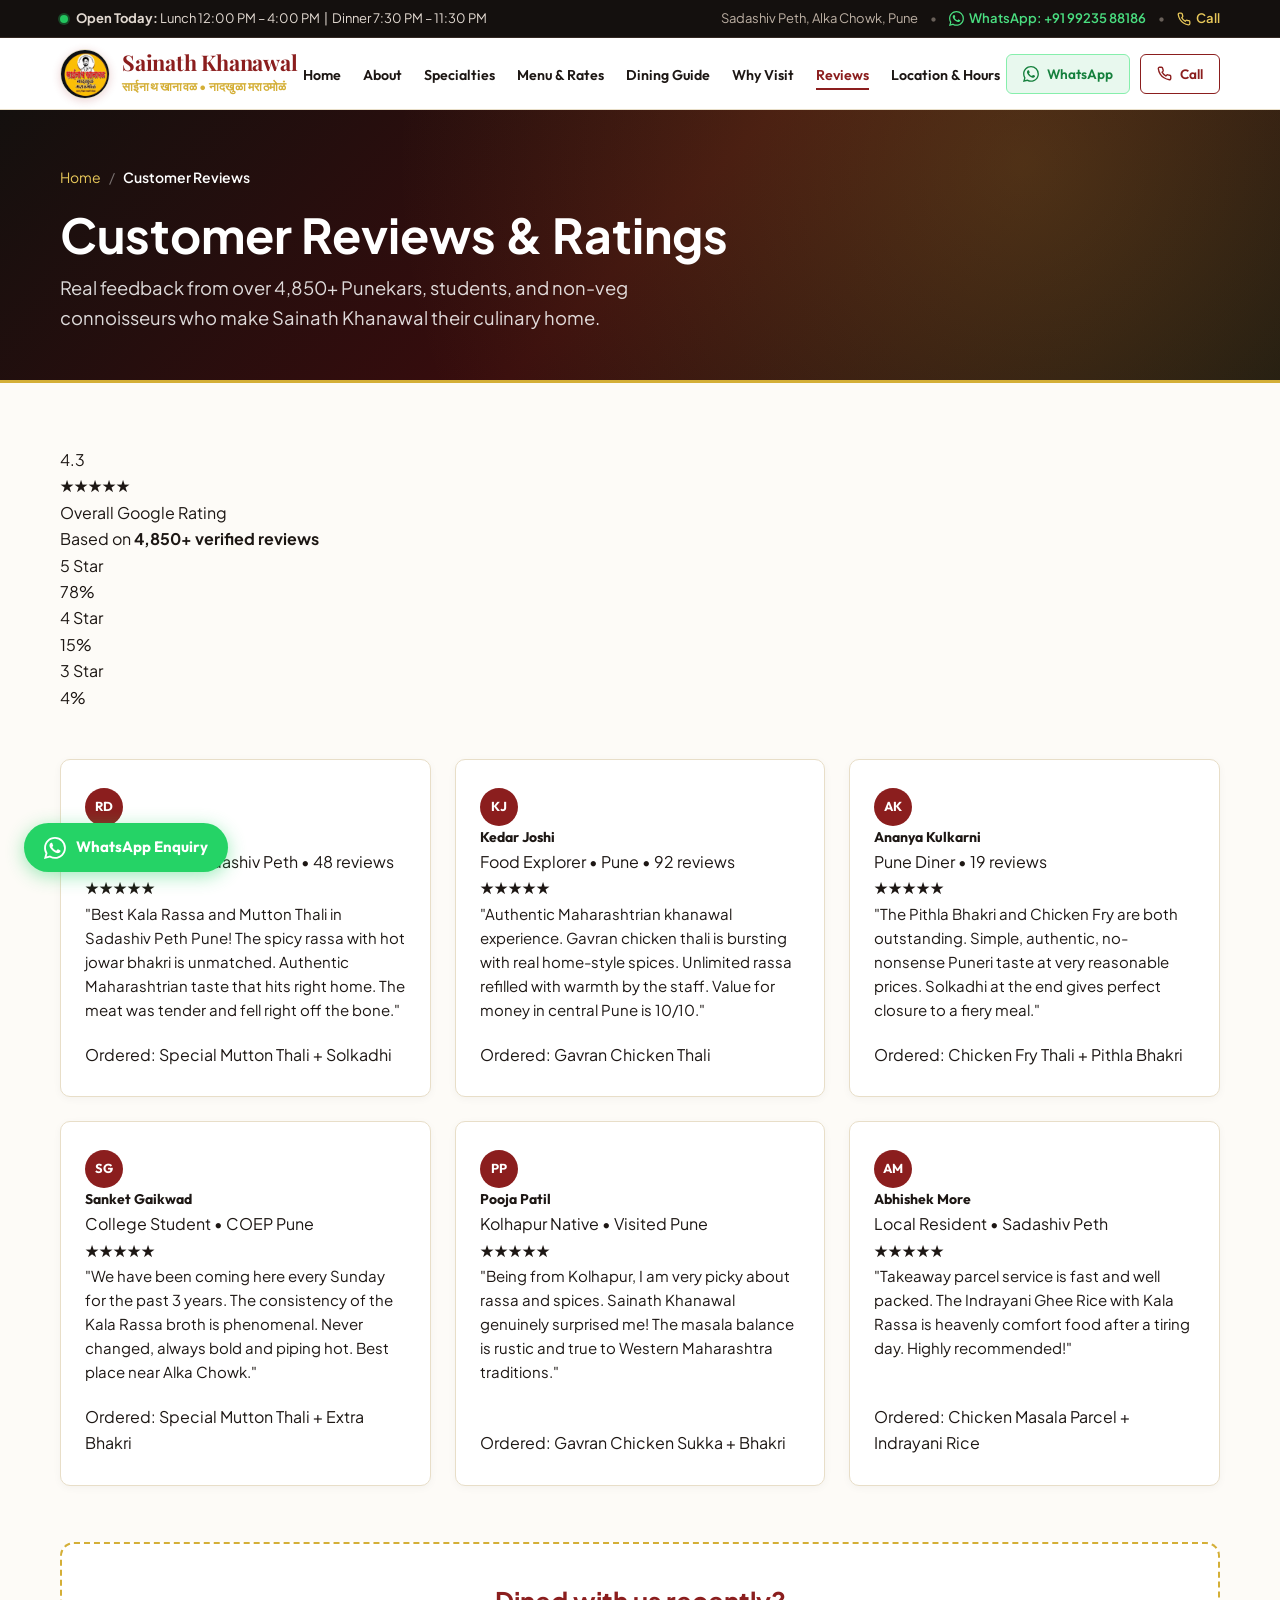
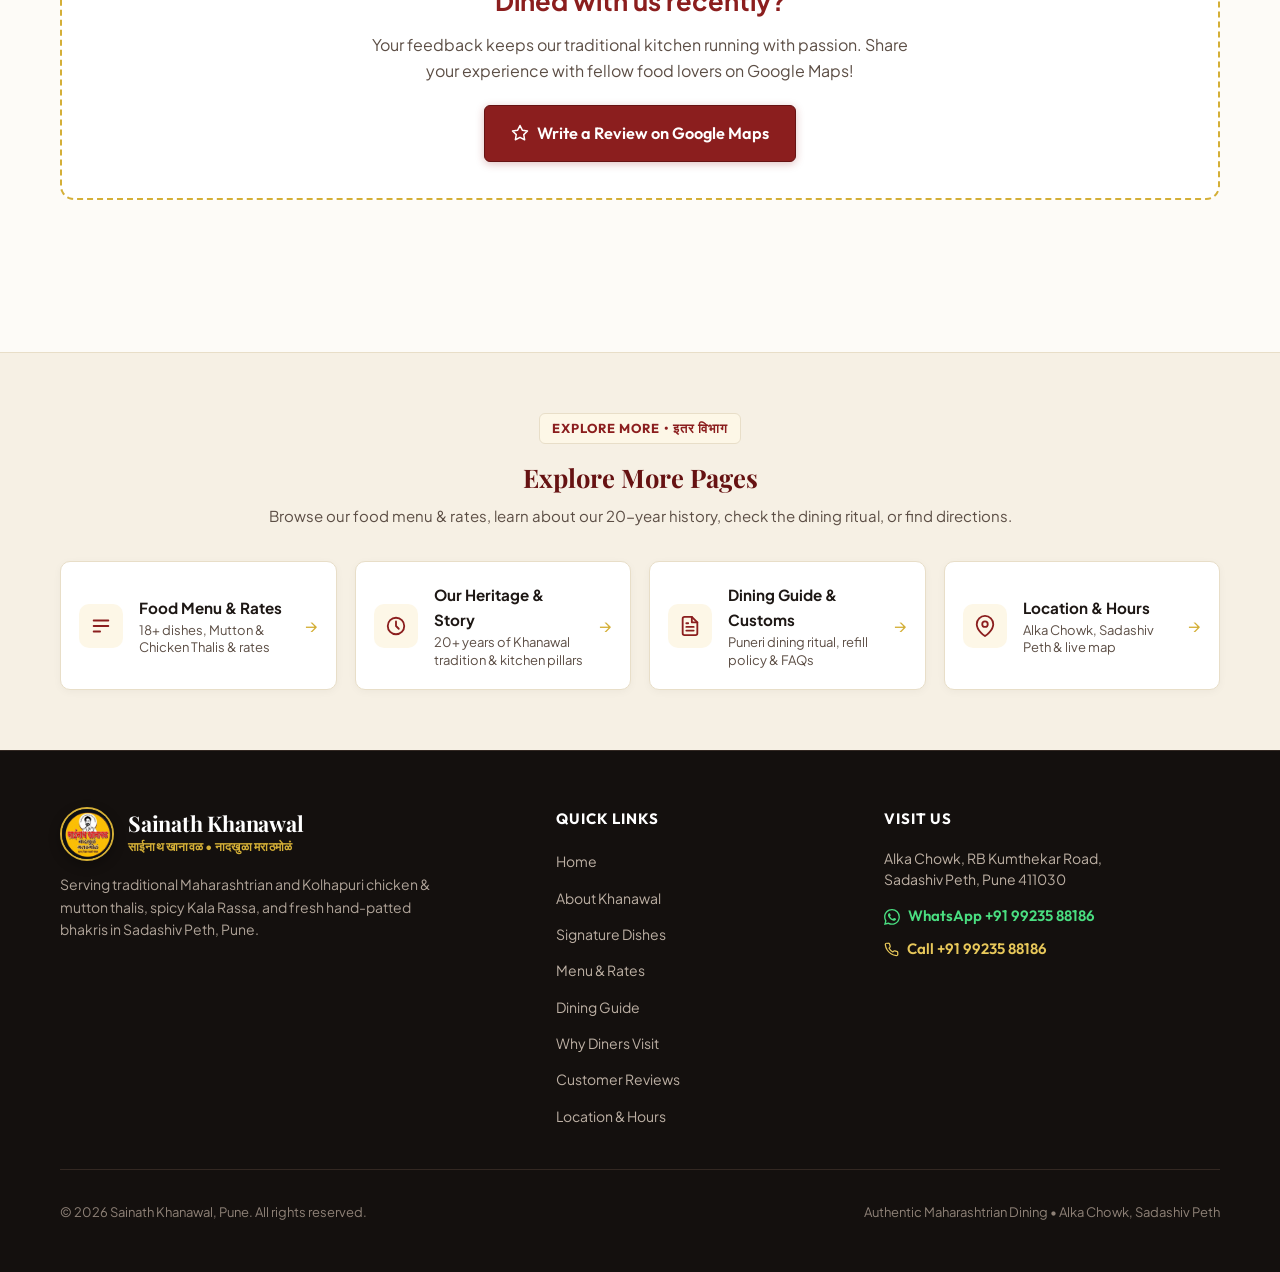
<file: reviews.html>
<!DOCTYPE html>
<html lang="en">
<head>
  <meta charset="UTF-8">
  <meta name="viewport" content="width=device-width, initial-scale=1.0">
  <title>Customer Reviews & Ratings | Sainath Khanawal Pune (4.3★)</title>
  <meta name="description" content="Read authentic Google reviews and diner testimonials for Sainath Khanawal at Alka Chowk, Sadashiv Peth, Pune. Rated 4.3★ by over 4,850+ non-veg lovers across Maharashtra.">
  <meta name="keywords" content="Sainath Khanawal reviews, Sainath Khanawal rating, best mutton thali pune review, sadashiv peth non veg reviews, Google reviews Sainath Khanawal">
  <link rel="canonical" href="https://rugvednikam.github.io/sainath-khanawal/reviews.html">
  <meta name="robots" content="index, follow">
  <meta name="google-site-verification" content="QIoH14-XySt5VeTrEthgVMYOihwESM14tgCj0AKaoIQ" />

  <!-- Favicon -->
  <link rel="icon" type="image/png" href="assets/images/favicon.png">
  <link rel="apple-touch-icon" href="assets/images/favicon.png">

  <!-- Open Graph -->
  <meta property="og:type" content="website">
  <meta property="og:site_name" content="Sainath Khanawal Pune">
  <meta property="og:title" content="Customer Reviews & Ratings | Sainath Khanawal Pune (4.3★)">
  <meta property="og:description" content="Verified reviews and praise from Punekars, students, and food lovers for our Special Mutton Thalis and spicy Kala Rassa.">
  <meta property="og:image" content="assets/images/sainath-khanawal-logo.png">
  <meta property="og:url" content="https://rugvednikam.github.io/sainath-khanawal/reviews.html">
  <meta property="og:locale" content="en_IN">

  <!-- Theme Color -->
  <meta name="theme-color" content="#8B1E1E">
  
  <!-- Fonts -->
  <link rel="preconnect" href="https://fonts.googleapis.com">
  <link rel="preconnect" href="https://fonts.gstatic.com" crossorigin>
  <link href="https://fonts.googleapis.com/css2?family=Outfit:wght@400;500;600;700&family=Playfair+Display:ital,wght@0,600;0,700;1,600&family=Plus+Jakarta+Sans:wght@400;500;600;700&display=swap" rel="stylesheet">

  <!-- Styles -->
  <link rel="stylesheet" href="css/style.css">

  <!-- Schema.org JSON-LD Structured Data for Reviews Page -->
  <script type="application/ld+json">
  {
    "@context": "https://schema.org",
    "@type": "Restaurant",
    "name": "Sainath Khanawal",
    "url": "https://rugvednikam.github.io/sainath-khanawal/reviews.html",
    "aggregateRating": {
      "@type": "AggregateRating",
      "ratingValue": "4.3",
      "reviewCount": "4850",
      "bestRating": "5",
      "worstRating": "1"
    },
    "review": [
      {
        "@type": "Review",
        "author": { "@type": "Person", "name": "Rohit Deshmukh" },
        "datePublished": "2024-02-14",
        "reviewRating": { "@type": "Rating", "ratingValue": "5" },
        "reviewBody": "Best Kala Rassa and Mutton Thali in Sadashiv Peth Pune! The spicy rassa with hot jowar bhakri is unmatched. Absolute must-visit for non-veg lovers."
      },
      {
        "@type": "Review",
        "author": { "@type": "Person", "name": "Kedar Joshi" },
        "datePublished": "2024-01-20",
        "reviewRating": { "@type": "Rating", "ratingValue": "5" },
        "reviewBody": "Authentic Maharashtrian khanawal experience. Gavran chicken thali is bursting with real home-style spices. Unlimited rassa refilled with warmth."
      },
      {
        "@type": "Review",
        "author": { "@type": "Person", "name": "Ananya Kulkarni" },
        "datePublished": "2023-12-05",
        "reviewRating": { "@type": "Rating", "ratingValue": "5" },
        "reviewBody": "The Pithla Bhakri and Chicken Fry are both outstanding. Simple, authentic, no-nonsense Puneri taste at very reasonable prices."
      }
    ]
  }
  </script>
</head>
<body>

  <!-- Top Announcement Bar -->
  <div class="top-announcement">
    <div class="container top-bar-inner">
      <div class="top-bar-item">
        <span class="status-indicator"></span>
        <span class="top-bar-text"><strong>Open Today:</strong> Lunch 12:00 PM – 4:00 PM &nbsp;|&nbsp; Dinner 7:30 PM – 11:30 PM</span>
      </div>
      <div class="top-bar-item top-bar-contact">
        <span>Sadashiv Peth, Alka Chowk, Pune</span>
        <span class="sep">•</span>
        <a href="https://wa.me/919923588186?text=Namaste%20Sainath%20Khanawal%2C%20I%20would%20like%20to%20enquire%20about%20today%27s%20menu%20and%20thali%20parcels." target="_blank" rel="noopener" class="top-whatsapp-link" aria-label="WhatsApp enquiry +91 99235 88186">
          <svg width="15" height="15" viewBox="0 0 16 16" fill="currentColor" aria-hidden="true">
            <path d="M13.601 2.326A7.85 7.85 0 0 0 7.994 0C3.627 0 .068 3.558.064 7.926c0 1.399.366 2.76 1.057 3.965L0 16l4.204-1.102a7.9 7.9 0 0 0 3.79.965h.004c4.368 0 7.926-3.558 7.93-7.93A7.9 7.9 0 0 0 13.6 2.326zM7.994 14.521a6.6 6.6 0 0 1-3.356-.92l-.24-.144-2.494.654.666-2.433-.156-.251a6.56 6.56 0 0 1-1.007-3.505c0-3.626 2.957-6.584 6.591-6.584a6.56 6.56 0 0 1 4.66 1.931 6.56 6.56 0 0 1 1.928 4.66c-.004 3.639-2.961 6.592-6.592 6.592m3.615-4.934c-.197-.099-1.17-.578-1.353-.646-.182-.065-.315-.099-.445.099-.133.197-.513.646-.627.775-.114.133-.232.148-.43.05-.197-.1-.836-.308-1.592-.985-.59-.525-.985-1.175-1.103-1.372-.114-.198-.011-.304.088-.403.087-.088.197-.232.296-.346.1-.114.133-.198.198-.33.065-.134.034-.248-.015-.347-.05-.099-.445-1.076-.612-1.47-.16-.389-.323-.335-.445-.34-.114-.007-.247-.007-.38-.007a.73.73 0 0 0-.529.247c-.182.198-.691.677-.691 1.654s.71 1.916.81 2.049c.098.133 1.394 2.132 3.383 2.992.47.205.84.326 1.129.418.475.152.904.129 1.246.08.38-.058 1.171-.48 1.338-.943.164-.464.164-.86.114-.943-.049-.084-.182-.133-.38-.232"/>
          </svg>
          WhatsApp: +91 99235 88186
        </a>
        <span class="sep">•</span>
        <a href="tel:+919923588186" class="top-phone-link" aria-label="Call restaurant at +91 99235 88186">
          <svg width="14" height="14" viewBox="0 0 24 24" fill="none" stroke="currentColor" stroke-width="2.2" stroke-linecap="round" stroke-linejoin="round" aria-hidden="true"><path d="M22 16.92v3a2 2 0 0 1-2.18 2 19.79 19.79 0 0 1-8.63-3.07 19.5 19.5 0 0 1-6-6 19.79 19.79 0 0 1-3.07-8.67A2 2 0 0 1 4.11 2h3a2 2 0 0 1 2 1.72 12.84 12.84 0 0 0 .7 2.81 2 2 0 0 1-.45 2.11L8.09 9.91a16 16 0 0 0 6 6l1.27-1.27a2 2 0 0 1 2.11-.45 12.84 12.84 0 0 0 2.81.7A2 2 0 0 1 22 16.92z"></path></svg>
          Call
        </a>
      </div>
    </div>
  </div>

  <!-- Primary Site Header -->
  <header class="site-header" id="siteHeader">
    <div class="container header-container">
      <a href="index.html" class="brand-identity-lockup" aria-label="Sainath Khanawal Home">
        <img src="assets/images/sainath-khanawal-logo.png" alt="Sainath Khanawal Official Logo" class="brand-logo-circle" width="54" height="54">
        <div class="brand-text-block">
          <span class="brand-title">Sainath Khanawal</span>
          <span class="brand-subtitle">साईनाथ खानावळ • नादखुळा मराठमोळं</span>
        </div>
      </a>

      <!-- Desktop Navigation Links -->
      <nav class="desktop-nav" aria-label="Main Navigation">
        <ul class="nav-list">
          <li><a href="index.html" class="nav-link">Home</a></li>
          <li><a href="about.html" class="nav-link">About</a></li>
          <li><a href="specialties.html" class="nav-link">Specialties</a></li>
          <li><a href="menu.html" class="nav-link">Menu & Rates</a></li>
          <li><a href="guide.html" class="nav-link">Dining Guide</a></li>
          <li><a href="why-visit.html" class="nav-link">Why Visit</a></li>
          <li><a href="reviews.html" class="nav-link active" aria-current="page">Reviews</a></li>
          <li><a href="location.html" class="nav-link">Location & Hours</a></li>
        </ul>
      </nav>

      <!-- Header Action -->
      <div class="header-action-group">
        <a href="https://wa.me/919923588186?text=Namaste%20Sainath%20Khanawal%2C%20I%20would%20like%20to%20enquire%20about%20today%27s%20menu%20and%20thali%20parcels." target="_blank" rel="noopener" class="btn btn-whatsapp-sm header-wa-btn" aria-label="WhatsApp Enquiry">
          <svg width="16" height="16" viewBox="0 0 16 16" fill="currentColor" aria-hidden="true">
            <path d="M13.601 2.326A7.85 7.85 0 0 0 7.994 0C3.627 0 .068 3.558.064 7.926c0 1.399.366 2.76 1.057 3.965L0 16l4.204-1.102a7.9 7.9 0 0 0 3.79.965h.004c4.368 0 7.926-3.558 7.93-7.93A7.9 7.9 0 0 0 13.6 2.326zM7.994 14.521a6.6 6.6 0 0 1-3.356-.92l-.24-.144-2.494.654.666-2.433-.156-.251a6.56 6.56 0 0 1-1.007-3.505c0-3.626 2.957-6.584 6.591-6.584a6.56 6.56 0 0 1 4.66 1.931 6.56 6.56 0 0 1 1.928 4.66c-.004 3.639-2.961 6.592-6.592 6.592m3.615-4.934c-.197-.099-1.17-.578-1.353-.646-.182-.065-.315-.099-.445.099-.133.197-.513.646-.627.775-.114.133-.232.148-.43.05-.197-.1-.836-.308-1.592-.985-.59-.525-.985-1.175-1.103-1.372-.114-.198-.011-.304.088-.403.087-.088.197-.232.296-.346.1-.114.133-.198.198-.33.065-.134.034-.248-.015-.347-.05-.099-.445-1.076-.612-1.47-.16-.389-.323-.335-.445-.34-.114-.007-.247-.007-.38-.007a.73.73 0 0 0-.529.247c-.182.198-.691.677-.691 1.654s.71 1.916.81 2.049c.098.133 1.394 2.132 3.383 2.992.47.205.84.326 1.129.418.475.152.904.129 1.246.08.38-.058 1.171-.48 1.338-.943.164-.464.164-.86.114-.943-.049-.084-.182-.133-.38-.232"/>
          </svg>
          WhatsApp
        </a>
        <a href="tel:+919923588186" class="btn btn-outline btn-sm header-call-btn">
          <svg width="15" height="15" viewBox="0 0 24 24" fill="none" stroke="currentColor" stroke-width="2.2" stroke-linecap="round" stroke-linejoin="round" aria-hidden="true"><path d="M22 16.92v3a2 2 0 0 1-2.18 2 19.79 19.79 0 0 1-8.63-3.07 19.5 19.5 0 0 1-6-6 19.79 19.79 0 0 1-3.07-8.67A2 2 0 0 1 4.11 2h3a2 2 0 0 1 2 1.72 12.84 12.84 0 0 0 .7 2.81 2 2 0 0 1-.45 2.11L8.09 9.91a16 16 0 0 0 6 6l1.27-1.27a2 2 0 0 1 2.11-.45 12.84 12.84 0 0 0 2.81.7A2 2 0 0 1 22 16.92z"></path></svg>
          Call
        </a>
        <!-- Mobile Menu Toggle Button -->
        <button class="mobile-toggle" id="mobileMenuBtn" aria-label="Toggle mobile menu" aria-expanded="false" aria-controls="mobileDrawer">
          <span class="hamburger-bar"></span>
          <span class="hamburger-bar"></span>
          <span class="hamburger-bar"></span>
        </button>
      </div>
    </div>
  </header>

  <!-- Mobile Navigation Drawer -->
  <div class="mobile-drawer" id="mobileDrawer" aria-hidden="true">
    <div class="drawer-header">
      <div class="drawer-brand-lockup">
        <img src="assets/images/sainath-khanawal-logo.png" alt="Sainath Khanawal Official Logo" class="drawer-logo-circle" width="44" height="44">
        <div>
          <span class="drawer-brand-title">Sainath Khanawal</span>
          <span class="drawer-brand-subtitle">नादखुळा मराठमोळं</span>
        </div>
      </div>
      <button class="drawer-close" id="drawerCloseBtn" aria-label="Close menu">&times;</button>
    </div>
    <ul class="mobile-nav-list">
      <li><a href="index.html" class="mobile-nav-link">Home</a></li>
      <li><a href="about.html" class="mobile-nav-link">About the Khanawal</a></li>
      <li><a href="specialties.html" class="mobile-nav-link">Signature Dishes</a></li>
      <li><a href="menu.html" class="mobile-nav-link">Food Menu & Rates</a></li>
      <li><a href="guide.html" class="mobile-nav-link">Khanawal Dining Guide</a></li>
      <li><a href="why-visit.html" class="mobile-nav-link">Why Diners Visit</a></li>
      <li><a href="reviews.html" class="mobile-nav-link active">Customer Reviews</a></li>
      <li><a href="location.html" class="mobile-nav-link">Location & Timings</a></li>
    </ul>
    <div class="drawer-footer">
      <a href="https://wa.me/919923588186?text=Namaste%20Sainath%20Khanawal%2C%20I%20would%20like%20to%20enquire%20about%20today%27s%20menu%20and%20thali%20parcels." target="_blank" rel="noopener" class="btn btn-whatsapp btn-block">
        <svg width="18" height="18" viewBox="0 0 16 16" fill="currentColor" aria-hidden="true">
          <path d="M13.601 2.326A7.85 7.85 0 0 0 7.994 0C3.627 0 .068 3.558.064 7.926c0 1.399.366 2.76 1.057 3.965L0 16l4.204-1.102a7.9 7.9 0 0 0 3.79.965h.004c4.368 0 7.926-3.558 7.93-7.93A7.9 7.9 0 0 0 13.6 2.326zM7.994 14.521a6.6 6.6 0 0 1-3.356-.92l-.24-.144-2.494.654.666-2.433-.156-.251a6.56 6.56 0 0 1-1.007-3.505c0-3.626 2.957-6.584 6.591-6.584a6.56 6.56 0 0 1 4.66 1.931 6.56 6.56 0 0 1 1.928 4.66c-.004 3.639-2.961 6.592-6.592 6.592m3.615-4.934c-.197-.099-1.17-.578-1.353-.646-.182-.065-.315-.099-.445.099-.133.197-.513.646-.627.775-.114.133-.232.148-.43.05-.197-.1-.836-.308-1.592-.985-.59-.525-.985-1.175-1.103-1.372-.114-.198-.011-.304.088-.403.087-.088.197-.232.296-.346.1-.114.133-.198.198-.33.065-.134.034-.248-.015-.347-.05-.099-.445-1.076-.612-1.47-.16-.389-.323-.335-.445-.34-.114-.007-.247-.007-.38-.007a.73.73 0 0 0-.529.247c-.182.198-.691.677-.691 1.654s.71 1.916.81 2.049c.098.133 1.394 2.132 3.383 2.992.47.205.84.326 1.129.418.475.152.904.129 1.246.08.38-.058 1.171-.48 1.338-.943.164-.464.164-.86.114-.943-.049-.084-.182-.133-.38-.232"/>
        </svg>
        <span>WhatsApp Enquiry (+91 99235 88186)</span>
      </a>
      <a href="tel:+919923588186" class="btn btn-primary btn-block">
        <svg width="18" height="18" viewBox="0 0 24 24" fill="none" stroke="currentColor" stroke-width="2" stroke-linecap="round" stroke-linejoin="round" aria-hidden="true"><path d="M22 16.92v3a2 2 0 0 1-2.18 2 19.79 19.79 0 0 1-8.63-3.07 19.5 19.5 0 0 1-6-6 19.79 19.79 0 0 1-3.07-8.67A2 2 0 0 1 4.11 2h3a2 2 0 0 1 2 1.72 12.84 12.84 0 0 0 .7 2.81 2 2 0 0 1-.45 2.11L8.09 9.91a16 16 0 0 0 6 6l1.27-1.27a2 2 0 0 1 2.11-.45 12.84 12.84 0 0 0 2.81.7A2 2 0 0 1 22 16.92z"></path></svg>
        Call Restaurant
      </a>
    </div>
  </div>
  <div class="drawer-overlay" id="drawerOverlay"></div>

  <!-- SUBPAGE HERO BANNER -->
  <section class="page-hero">
    <div class="container page-hero-inner">
      <nav class="breadcrumb-nav" aria-label="Breadcrumb">
        <ol class="breadcrumb-list">
          <li><a href="index.html">Home</a></li>
          <li class="breadcrumb-separator">/</li>
          <li class="breadcrumb-current">Customer Reviews</li>
        </ol>
      </nav>
      <h1 class="page-hero-title">Customer Reviews & Ratings</h1>
      <p class="page-hero-subtitle">Real feedback from over 4,850+ Punekars, students, and non-veg connoisseurs who make Sainath Khanawal their culinary home.</p>
    </div>
  </section>

  <!-- MAIN REVIEWS CONTENT -->
  <main class="page-main-content">
    <div class="container">

      <!-- Google Rating Scorecard Banner -->
      <div class="google-rating-scorecard">
        <div class="scorecard-left">
          <div class="big-score">4.3</div>
          <div class="score-stars">★★★★★</div>
          <div class="score-label">Overall Google Rating</div>
          <div class="score-subtext">Based on <strong>4,850+ verified reviews</strong></div>
        </div>
        <div class="scorecard-right">
          <div class="rating-bar-row">
            <span>5 Star</span>
            <div class="rating-bar-track"><div class="rating-bar-fill" style="width: 78%;"></div></div>
            <span>78%</span>
          </div>
          <div class="rating-bar-row">
            <span>4 Star</span>
            <div class="rating-bar-track"><div class="rating-bar-fill" style="width: 15%;"></div></div>
            <span>15%</span>
          </div>
          <div class="rating-bar-row">
            <span>3 Star</span>
            <div class="rating-bar-track"><div class="rating-bar-fill" style="width: 4%;"></div></div>
            <span>4%</span>
          </div>
        </div>
      </div>

      <!-- Reviews Grid -->
      <div class="reviews-grid" style="margin-top: 48px;">

        <div class="review-card">
          <div class="review-card-header">
            <div class="reviewer-avatar">RD</div>
            <div>
              <div class="reviewer-name">Rohit Deshmukh</div>
              <div class="reviewer-meta">Local Guide • Sadashiv Peth • 48 reviews</div>
            </div>
          </div>
          <div class="review-stars">★★★★★</div>
          <p class="review-text">
            "Best Kala Rassa and Mutton Thali in Sadashiv Peth Pune! The spicy rassa with hot jowar bhakri is unmatched. Authentic Maharashtrian taste that hits right home. The meat was tender and fell right off the bone."
          </p>
          <div class="review-dish-tag">Ordered: Special Mutton Thali + Solkadhi</div>
        </div>

        <div class="review-card">
          <div class="review-card-header">
            <div class="reviewer-avatar">KJ</div>
            <div>
              <div class="reviewer-name">Kedar Joshi</div>
              <div class="reviewer-meta">Food Explorer • Pune • 92 reviews</div>
            </div>
          </div>
          <div class="review-stars">★★★★★</div>
          <p class="review-text">
            "Authentic Maharashtrian khanawal experience. Gavran chicken thali is bursting with real home-style spices. Unlimited rassa refilled with warmth by the staff. Value for money in central Pune is 10/10."
          </p>
          <div class="review-dish-tag">Ordered: Gavran Chicken Thali</div>
        </div>

        <div class="review-card">
          <div class="review-card-header">
            <div class="reviewer-avatar">AK</div>
            <div>
              <div class="reviewer-name">Ananya Kulkarni</div>
              <div class="reviewer-meta">Pune Diner • 19 reviews</div>
            </div>
          </div>
          <div class="review-stars">★★★★★</div>
          <p class="review-text">
            "The Pithla Bhakri and Chicken Fry are both outstanding. Simple, authentic, no-nonsense Puneri taste at very reasonable prices. Solkadhi at the end gives perfect closure to a fiery meal."
          </p>
          <div class="review-dish-tag">Ordered: Chicken Fry Thali + Pithla Bhakri</div>
        </div>

        <div class="review-card">
          <div class="review-card-header">
            <div class="reviewer-avatar">SG</div>
            <div>
              <div class="reviewer-name">Sanket Gaikwad</div>
              <div class="reviewer-meta">College Student • COEP Pune</div>
            </div>
          </div>
          <div class="review-stars">★★★★★</div>
          <p class="review-text">
            "We have been coming here every Sunday for the past 3 years. The consistency of the Kala Rassa broth is phenomenal. Never changed, always bold and piping hot. Best place near Alka Chowk."
          </p>
          <div class="review-dish-tag">Ordered: Special Mutton Thali + Extra Bhakri</div>
        </div>

        <div class="review-card">
          <div class="review-card-header">
            <div class="reviewer-avatar">PP</div>
            <div>
              <div class="reviewer-name">Pooja Patil</div>
              <div class="reviewer-meta">Kolhapur Native • Visited Pune</div>
            </div>
          </div>
          <div class="review-stars">★★★★★</div>
          <p class="review-text">
            "Being from Kolhapur, I am very picky about rassa and spices. Sainath Khanawal genuinely surprised me! The masala balance is rustic and true to Western Maharashtra traditions."
          </p>
          <div class="review-dish-tag">Ordered: Gavran Chicken Sukka + Bhakri</div>
        </div>

        <div class="review-card">
          <div class="review-card-header">
            <div class="reviewer-avatar">AM</div>
            <div>
              <div class="reviewer-name">Abhishek More</div>
              <div class="reviewer-meta">Local Resident • Sadashiv Peth</div>
            </div>
          </div>
          <div class="review-stars">★★★★★</div>
          <p class="review-text">
            "Takeaway parcel service is fast and well packed. The Indrayani Ghee Rice with Kala Rassa is heavenly comfort food after a tiring day. Highly recommended!"
          </p>
          <div class="review-dish-tag">Ordered: Chicken Masala Parcel + Indrayani Rice</div>
        </div>

      </div>

      <!-- Google Review Call to Action Card -->
      <div class="story-timeline-card" style="margin-top: 56px; text-align: center; border: 2px dashed var(--color-accent);">
        <h3 style="font-family: var(--font-display); font-size: 1.6rem; color: var(--color-primary); margin-bottom: 10px;">Dined with us recently?</h3>
        <p style="color: var(--color-text-muted); max-width: 540px; margin: 0 auto 20px;">
          Your feedback keeps our traditional kitchen running with passion. Share your experience with fellow food lovers on Google Maps!
        </p>
        <a href="https://maps.google.com/?q=Sainath+Khanawal+Alka+Chowk+Sadashiv+Peth+Pune+411030" target="_blank" rel="noopener" class="btn btn-primary btn-lg">
          <svg width="18" height="18" viewBox="0 0 24 24" fill="none" stroke="currentColor" stroke-width="2" stroke-linecap="round" stroke-linejoin="round" aria-hidden="true"><polygon points="12 2 15.09 8.26 22 9.27 17 14.14 18.18 21.02 12 17.77 5.82 21.02 7 14.14 2 9.27 8.91 8.26 12 2"/></svg>
          <span>Write a Review on Google Maps</span>
        </a>
      </div>

    </div>
  </main>

  <!-- CROSS-PAGE EXPLORATION SECTION -->
  <section class="page-cross-links-section">
    <div class="container">
      <div class="page-cross-links-header">
        <span class="section-tag">Explore More • इतर विभाग</span>
        <h3>Explore More Pages</h3>
        <p>Browse our food menu & rates, learn about our 20-year history, check the dining ritual, or find directions.</p>
      </div>

      <div class="cross-links-grid">
        <a href="menu.html" class="cross-link-card">
          <div class="cross-link-icon">
            <svg width="22" height="22" viewBox="0 0 24 24" fill="none" stroke="currentColor" stroke-width="2" stroke-linecap="round" stroke-linejoin="round" aria-hidden="true"><path d="M4 6h16M4 12h16M4 18h7"/></svg>
          </div>
          <div class="cross-link-content">
            <div class="cross-link-title">Food Menu & Rates</div>
            <div class="cross-link-subtext">18+ dishes, Mutton & Chicken Thalis & rates</div>
          </div>
          <span class="cross-link-arrow">&rarr;</span>
        </a>

        <a href="about.html" class="cross-link-card">
          <div class="cross-link-icon">
            <svg width="22" height="22" viewBox="0 0 24 24" fill="none" stroke="currentColor" stroke-width="2" stroke-linecap="round" stroke-linejoin="round" aria-hidden="true"><path d="M12 21a9 9 0 1 0 0-18 9 9 0 0 0 0 18z"/><path d="M12 7v5l3 3"/></svg>
          </div>
          <div class="cross-link-content">
            <div class="cross-link-title">Our Heritage & Story</div>
            <div class="cross-link-subtext">20+ years of Khanawal tradition & kitchen pillars</div>
          </div>
          <span class="cross-link-arrow">&rarr;</span>
        </a>

        <a href="guide.html" class="cross-link-card">
          <div class="cross-link-icon">
            <svg width="22" height="22" viewBox="0 0 24 24" fill="none" stroke="currentColor" stroke-width="2" stroke-linecap="round" stroke-linejoin="round" aria-hidden="true"><path d="M14 2H6a2 2 0 0 0-2 2v16a2 2 0 0 0 2 2h12a2 2 0 0 0 2-2V8z"/><polyline points="14 2 14 8 20 8"/><line x1="16" y1="13" x2="8" y2="13"/><line x1="16" y1="17" x2="8" y2="17"/><polyline points="10 9 9 9 8 9"/></svg>
          </div>
          <div class="cross-link-content">
            <div class="cross-link-title">Dining Guide & Customs</div>
            <div class="cross-link-subtext">Puneri dining ritual, refill policy & FAQs</div>
          </div>
          <span class="cross-link-arrow">&rarr;</span>
        </a>

        <a href="contact.html" class="cross-link-card">
          <div class="cross-link-icon">
            <svg width="22" height="22" viewBox="0 0 24 24" fill="none" stroke="currentColor" stroke-width="2" stroke-linecap="round" stroke-linejoin="round" aria-hidden="true"><path d="M21 10c0 7-9 13-9 13s-9-6-9-13a9 9 0 0 1 18 0z"/><circle cx="12" cy="10" r="3"/></svg>
          </div>
          <div class="cross-link-content">
            <div class="cross-link-title">Location & Hours</div>
            <div class="cross-link-subtext">Alka Chowk, Sadashiv Peth & live map</div>
          </div>
          <span class="cross-link-arrow">&rarr;</span>
        </a>
      </div>
    </div>
  </section>

  <!-- SITE FOOTER -->
  <footer class="site-footer">
    <div class="container footer-content">
      <div class="footer-top-row">
        <div class="footer-brand">
          <div class="footer-brand-lockup">
            <img src="assets/images/sainath-khanawal-logo.png" alt="Sainath Khanawal Logo" class="footer-logo-circle" width="60" height="60">
            <div>
              <div class="brand-title">Sainath Khanawal</div>
              <div class="brand-subtitle">साईनाथ खानावळ • नादखुळा मराठमोळं</div>
            </div>
          </div>
          <p class="footer-desc">
            Serving traditional Maharashtrian and Kolhapuri chicken & mutton thalis, spicy Kala Rassa, and fresh hand-patted bhakris in Sadashiv Peth, Pune.
          </p>
        </div>

        <div class="footer-links-group">
          <h4 class="footer-heading">Quick Links</h4>
          <ul class="footer-links">
            <li><a href="index.html">Home</a></li>
            <li><a href="about.html">About Khanawal</a></li>
            <li><a href="specialties.html">Signature Dishes</a></li>
            <li><a href="menu.html">Menu & Rates</a></li>
            <li><a href="guide.html">Dining Guide</a></li>
            <li><a href="why-visit.html">Why Diners Visit</a></li>
            <li><a href="reviews.html">Customer Reviews</a></li>
            <li><a href="location.html">Location & Hours</a></li>
          </ul>
        </div>

        <div class="footer-contact-group">
          <h4 class="footer-heading">Visit Us</h4>
          <p class="footer-address">
            Alka Chowk, RB Kumthekar Road,<br>
            Sadashiv Peth, Pune 411030
          </p>
          <div class="footer-contact-buttons">
            <a href="https://wa.me/919923588186?text=Namaste%20Sainath%20Khanawal%2C%20I%20would%20like%20to%20enquire%20about%20today%27s%20menu%20and%20thali%20parcels." target="_blank" rel="noopener" class="footer-wa-link">
              <svg width="16" height="16" viewBox="0 0 16 16" fill="currentColor" aria-hidden="true">
                <path d="M13.601 2.326A7.85 7.85 0 0 0 7.994 0C3.627 0 .068 3.558.064 7.926c0 1.399.366 2.76 1.057 3.965L0 16l4.204-1.102a7.9 7.9 0 0 0 3.79.965h.004c4.368 0 7.926-3.558 7.93-7.93A7.9 7.9 0 0 0 13.6 2.326zM7.994 14.521a6.6 6.6 0 0 1-3.356-.92l-.24-.144-2.494.654.666-2.433-.156-.251a6.56 6.56 0 0 1-1.007-3.505c0-3.626 2.957-6.584 6.591-6.584a6.56 6.56 0 0 1 4.66 1.931 6.56 6.56 0 0 1 1.928 4.66c-.004 3.639-2.961 6.592-6.592 6.592m3.615-4.934c-.197-.099-1.17-.578-1.353-.646-.182-.065-.315-.099-.445.099-.133.197-.513.646-.627.775-.114.133-.232.148-.43.05-.197-.1-.836-.308-1.592-.985-.59-.525-.985-1.175-1.103-1.372-.114-.198-.011-.304.088-.403.087-.088.197-.232.296-.346.1-.114.133-.198.198-.33.065-.134.034-.248-.015-.347-.05-.099-.445-1.076-.612-1.47-.16-.389-.323-.335-.445-.34-.114-.007-.247-.007-.38-.007a.73.73 0 0 0-.529.247c-.182.198-.691.677-.691 1.654s.71 1.916.81 2.049c.098.133 1.394 2.132 3.383 2.992.47.205.84.326 1.129.418.475.152.904.129 1.246.08.38-.058 1.171-.48 1.338-.943.164-.464.164-.86.114-.943-.049-.084-.182-.133-.38-.232"/>
              </svg>
              <span>WhatsApp +91 99235 88186</span>
            </a>
            <a href="tel:+919923588186" class="footer-phone">
              <svg width="15" height="15" viewBox="0 0 24 24" fill="none" stroke="currentColor" stroke-width="2" stroke-linecap="round" stroke-linejoin="round"><path d="M22 16.92v3a2 2 0 0 1-2.18 2 19.79 19.79 0 0 1-8.63-3.07 19.5 19.5 0 0 1-6-6 19.79 19.79 0 0 1-3.07-8.67A2 2 0 0 1 4.11 2h3a2 2 0 0 1 2 1.72 12.84 12.84 0 0 0 .7 2.81 2 2 0 0 1-.45 2.11L8.09 9.91a16 16 0 0 0 6 6l1.27-1.27a2 2 0 0 1 2.11-.45 12.84 12.84 0 0 0 2.81.7A2 2 0 0 1 22 16.92z"></path></svg>
              Call +91 99235 88186
            </a>
          </div>
        </div>
      </div>

      <div class="footer-bottom-row">
        <p>&copy; <span id="currentYear">2026</span> Sainath Khanawal, Pune. All rights reserved.</p>
        <p class="footer-meta-tag">Authentic Maharashtrian Dining • Alka Chowk, Sadashiv Peth</p>
      </div>
    </div>
  </footer>

  <!-- MOBILE BOTTOM ACTION BAR -->
  <aside class="mobile-action-bar" aria-label="Quick Mobile Actions">
    <a href="tel:+919923588186" class="mobile-action-item">
      <svg width="20" height="20" viewBox="0 0 24 24" fill="none" stroke="currentColor" stroke-width="2.2" stroke-linecap="round" stroke-linejoin="round" aria-hidden="true"><path d="M22 16.92v3a2 2 0 0 1-2.18 2 19.79 19.79 0 0 1-8.63-3.07 19.5 19.5 0 0 1-6-6 19.79 19.79 0 0 1-3.07-8.67A2 2 0 0 1 4.11 2h3a2 2 0 0 1 2 1.72 12.84 12.84 0 0 0 .7 2.81 2 2 0 0 1-.45 2.11L8.09 9.91a16 16 0 0 0 6 6l1.27-1.27a2 2 0 0 1 2.11-.45 12.84 12.84 0 0 0 2.81.7A2 2 0 0 1 22 16.92z"></path></svg>
      <span>Call</span>
    </a>
    <a href="https://wa.me/919923588186?text=Namaste%20Sainath%20Khanawal%2C%20I%20would%20like%20to%20enquire%20about%20today%27s%20menu%20and%20thali%20parcels." target="_blank" rel="noopener" class="mobile-action-item wa-item">
      <svg width="20" height="20" viewBox="0 0 16 16" fill="currentColor" aria-hidden="true">
        <path d="M13.601 2.326A7.85 7.85 0 0 0 7.994 0C3.627 0 .068 3.558.064 7.926c0 1.399.366 2.76 1.057 3.965L0 16l4.204-1.102a7.9 7.9 0 0 0 3.79.965h.004c4.368 0 7.926-3.558 7.93-7.93A7.9 7.9 0 0 0 13.6 2.326zM7.994 14.521a6.6 6.6 0 0 1-3.356-.92l-.24-.144-2.494.654.666-2.433-.156-.251a6.56 6.56 0 0 1-1.007-3.505c0-3.626 2.957-6.584 6.591-6.584a6.56 6.56 0 0 1 4.66 1.931 6.56 6.56 0 0 1 1.928 4.66c-.004 3.639-2.961 6.592-6.592 6.592m3.615-4.934c-.197-.099-1.17-.578-1.353-.646-.182-.065-.315-.099-.445.099-.133.197-.513.646-.627.775-.114.133-.232.148-.43.05-.197-.1-.836-.308-1.592-.985-.59-.525-.985-1.175-1.103-1.372-.114-.198-.011-.304.088-.403.087-.088.197-.232.296-.346.1-.114.133-.198.198-.33.065-.134.034-.248-.015-.347-.05-.099-.445-1.076-.612-1.47-.16-.389-.323-.335-.445-.34-.114-.007-.247-.007-.38-.007a.73.73 0 0 0-.529.247c-.182.198-.691.677-.691 1.654s.71 1.916.81 2.049c.098.133 1.394 2.132 3.383 2.992.47.205.84.326 1.129.418.475.152.904.129 1.246.08.38-.058 1.171-.48 1.338-.943.164-.464.164-.86.114-.943-.049-.084-.182-.133-.38-.232"/>
      </svg>
      <span>WhatsApp</span>
    </a>
    <a href="https://maps.google.com/?q=Sainath+Khanawal+Alka+Chowk+Sadashiv+Peth+Pune+411030" target="_blank" rel="noopener" class="mobile-action-item">
      <svg width="20" height="20" viewBox="0 0 24 24" fill="none" stroke="currentColor" stroke-width="2.2" stroke-linecap="round" stroke-linejoin="round" aria-hidden="true"><polygon points="3 11 22 2 13 21 11 13 3 11"></polygon></svg>
      <span>Directions</span>
    </a>
    <a href="menu.html" class="mobile-action-item">
      <svg width="20" height="20" viewBox="0 0 24 24" fill="none" stroke="currentColor" stroke-width="2.2" stroke-linecap="round" stroke-linejoin="round" aria-hidden="true"><path d="M4 6h16M4 12h16M4 18h7"/></svg>
      <span>Menu</span>
    </a>
  </aside>

  <!-- Floating WhatsApp Quick Widget (Desktop) -->
  <a href="https://wa.me/919923588186?text=Namaste%20Sainath%20Khanawal%2C%20I%20would%20like%20to%20enquire%20about%20today%27s%20menu%20and%20thali%20parcels." target="_blank" rel="noopener" class="floating-whatsapp-btn" aria-label="Chat on WhatsApp">
    <svg width="22" height="22" viewBox="0 0 16 16" fill="currentColor" aria-hidden="true">
      <path d="M13.601 2.326A7.85 7.85 0 0 0 7.994 0C3.627 0 .068 3.558.064 7.926c0 1.399.366 2.76 1.057 3.965L0 16l4.204-1.102a7.9 7.9 0 0 0 3.79.965h.004c4.368 0 7.926-3.558 7.93-7.93A7.9 7.9 0 0 0 13.6 2.326zM7.994 14.521a6.6 6.6 0 0 1-3.356-.92l-.24-.144-2.494.654.666-2.433-.156-.251a6.56 6.56 0 0 1-1.007-3.505c0-3.626 2.957-6.584 6.591-6.584a6.56 6.56 0 0 1 4.66 1.931 6.56 6.56 0 0 1 1.928 4.66c-.004 3.639-2.961 6.592-6.592 6.592m3.615-4.934c-.197-.099-1.17-.578-1.353-.646-.182-.065-.315-.099-.445.099-.133.197-.513.646-.627.775-.114.133-.232.148-.43.05-.197-.1-.836-.308-1.592-.985-.59-.525-.985-1.175-1.103-1.372-.114-.198-.011-.304.088-.403.087-.088.197-.232.296-.346.1-.114.133-.198.198-.33.065-.134.034-.248-.015-.347-.05-.099-.445-1.076-.612-1.47-.16-.389-.323-.335-.445-.34-.114-.007-.247-.007-.38-.007a.73.73 0 0 0-.529.247c-.182.198-.691.677-.691 1.654s.71 1.916.81 2.049c.098.133 1.394 2.132 3.383 2.992.47.205.84.326 1.129.418.475.152.904.129 1.246.08.38-.058 1.171-.48 1.338-.943.164-.464.164-.86.114-.943-.049-.084-.182-.133-.38-.232"/>
    </svg>
    <span class="floating-wa-label">WhatsApp Enquiry</span>
  </a>

  <!-- Back to Top Button -->
  <button class="back-to-top" id="backToTop" aria-label="Back to top of page">
    <svg width="20" height="20" viewBox="0 0 24 24" fill="none" stroke="currentColor" stroke-width="2.5" stroke-linecap="round" stroke-linejoin="round"><path d="M18 15l-6-6-6 6"/></svg>
  </button>

  <!-- JavaScript -->
  <script src="js/main.js"></script>
</body>
</html>
</file>
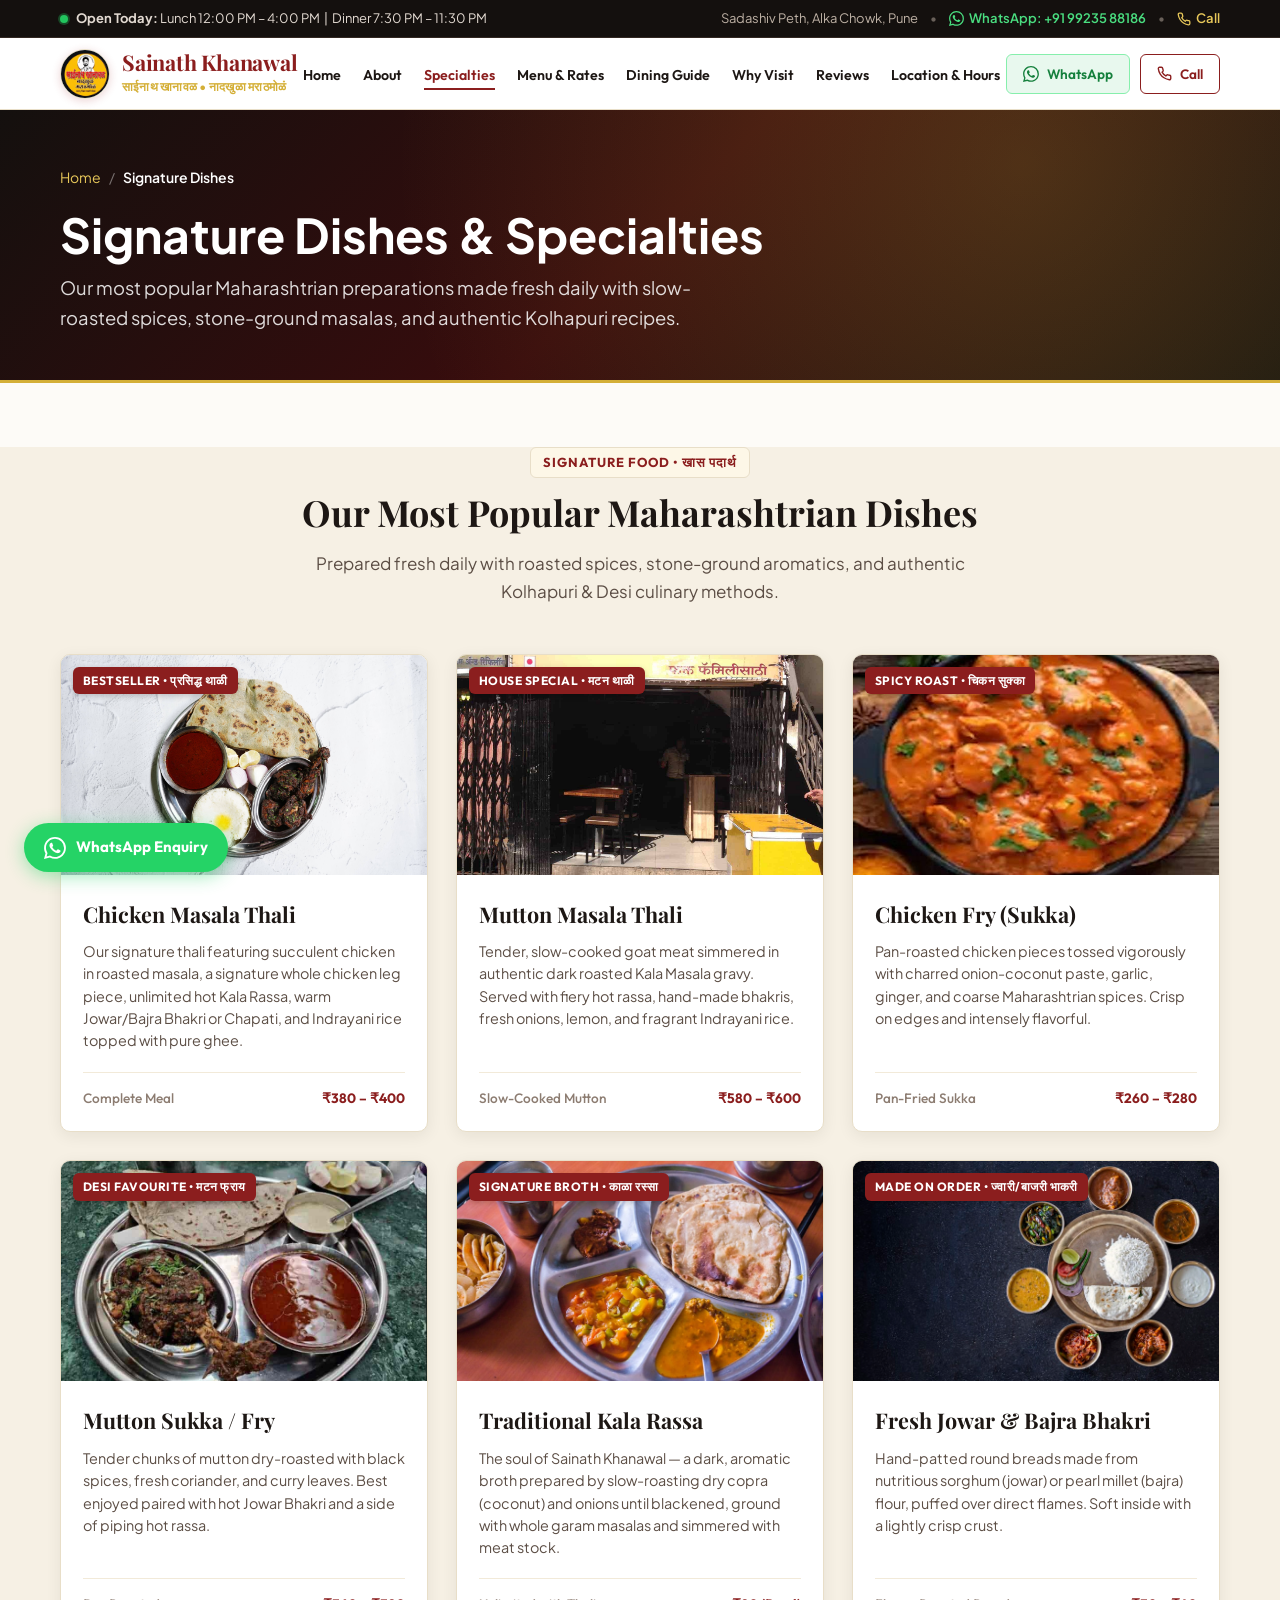
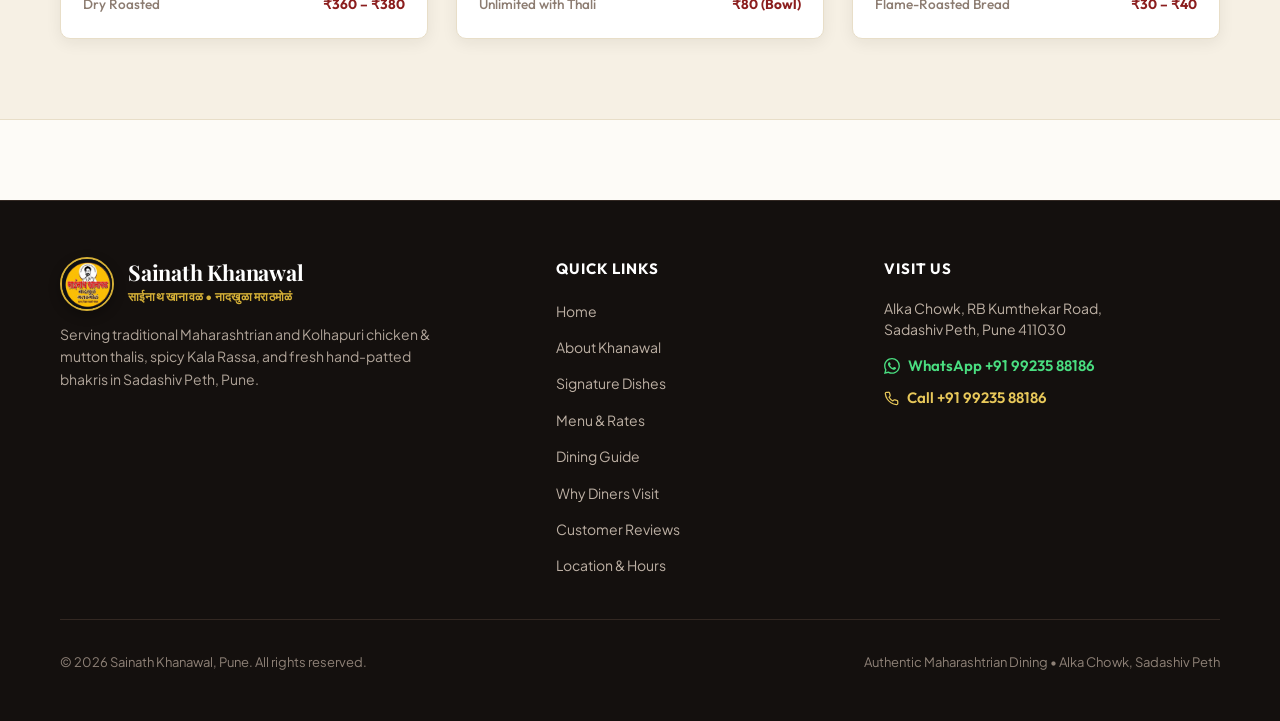
<file: specialties.html>
<!DOCTYPE html>
<html lang="en">
<head>
  <meta charset="UTF-8">
  <meta name="viewport" content="width=device-width, initial-scale=1.0">
  <title>Signature Dishes & Specialties | Sainath Khanawal Pune</title>
  <meta name="description" content="Discover the famous signature dishes of Sainath Khanawal at Alka Chowk, Sadashiv Peth, Pune. Chicken Masala Thali, Mutton Sukka, spicy Kala Rassa, and fresh Jowar Bhakri.">
  <meta name="keywords" content="Sainath Khanawal specialties, chicken thali pune, mutton sukka pune, kala rassa sadashiv peth, jowar bhakri pune, alka chowk non veg dishes">
  <link rel="canonical" href="https://rugvednikam.github.io/sainath-khanawal/specialties.html">
  <meta name="robots" content="index, follow">
  <meta name="google-site-verification" content="QIoH14-XySt5VeTrEthgVMYOihwESM14tgCj0AKaoIQ" />

  <!-- Favicon -->
  <link rel="icon" type="image/png" href="assets/images/favicon.png">
  <link rel="apple-touch-icon" href="assets/images/favicon.png">

  <!-- Open Graph -->
  <meta property="og:type" content="website">
  <meta property="og:site_name" content="Sainath Khanawal Pune">
  <meta property="og:title" content="Signature Dishes & Specialties | Sainath Khanawal Pune">
  <meta property="og:description" content="Discover our iconic Chicken Masala Thali, Special Mutton Thali, Gavran Chicken, and authentic Kala Rassa in Sadashiv Peth, Pune.">
  <meta property="og:image" content="assets/images/chicken-thali.jpg">
  <meta property="og:url" content="https://rugvednikam.github.io/sainath-khanawal/specialties.html">
  <meta property="og:locale" content="en_IN">

  <!-- Theme Color -->
  <meta name="theme-color" content="#8B1E1E">
  
  <!-- Fonts -->
  <link rel="preconnect" href="https://fonts.googleapis.com">
  <link rel="preconnect" href="https://fonts.gstatic.com" crossorigin>
  <link href="https://fonts.googleapis.com/css2?family=Outfit:wght@400;500;600;700&family=Playfair+Display:ital,wght@0,600;0,700;1,600&family=Plus+Jakarta+Sans:wght@400;500;600;700&display=swap" rel="stylesheet">

  <!-- Styles -->
  <link rel="stylesheet" href="css/style.css">

  <!-- Schema.org JSON-LD -->
  <script type="application/ld+json">
  {
    "@context": "https://schema.org",
    "@type": "CollectionPage",
    "name": "Sainath Khanawal Signature Dishes",
    "url": "https://rugvednikam.github.io/sainath-khanawal/specialties.html",
    "description": "Authentic Maharashtrian signature dishes including Chicken Masala Thali and Mutton Thali in Pune.",
    "hasMenuSection": [
      {
        "@type": "MenuSection",
        "name": "Signature Specialties",
        "hasMenuItem": [
          {
            "@type": "MenuItem",
            "name": "Chicken Masala Thali",
            "description": "Signature thali with whole leg piece, unlimited Kala Rassa, 2 Bhakris/Chapatis, and Indrayani ghee rice.",
            "offers": { "@type": "Offer", "price": "380", "priceCurrency": "INR" }
          },
          {
            "@type": "MenuItem",
            "name": "Mutton Masala Thali",
            "description": "Tender slow-cooked mutton in dark roasted Kala Masala gravy, rassa, bhakri, and rice.",
            "offers": { "@type": "Offer", "price": "580", "priceCurrency": "INR" }
          },
          {
            "@type": "MenuItem",
            "name": "Chicken Fry / Sukka",
            "description": "Pan-roasted chicken tossed with charred onion-coconut paste and coarse spices.",
            "offers": { "@type": "Offer", "price": "260", "priceCurrency": "INR" }
          },
          {
            "@type": "MenuItem",
            "name": "Mutton Sukka / Fry",
            "description": "Dry-roasted mutton chunks in black spices, fresh coriander, and curry leaves.",
            "offers": { "@type": "Offer", "price": "360", "priceCurrency": "INR" }
          },
          {
            "@type": "MenuItem",
            "name": "Traditional Kala Rassa",
            "description": "Slow-roasted copra and caramelized onion broth with stone-ground spices.",
            "offers": { "@type": "Offer", "price": "80", "priceCurrency": "INR" }
          },
          {
            "@type": "MenuItem",
            "name": "Fresh Jowar & Bajra Bhakri",
            "description": "Hand-patted round sorghum/millet bread baked fresh on flame to order.",
            "offers": { "@type": "Offer", "price": "30", "priceCurrency": "INR" }
          }
        ]
      }
    ]
  }
  </script>
</head>
<body>

  <!-- Top Announcement Bar -->
  <div class="top-announcement">
    <div class="container top-bar-inner">
      <div class="top-bar-item">
        <span class="status-indicator"></span>
        <span class="top-bar-text"><strong>Open Today:</strong> Lunch 12:00 PM – 4:00 PM &nbsp;|&nbsp; Dinner 7:30 PM – 11:30 PM</span>
      </div>
      <div class="top-bar-item top-bar-contact">
        <span>Sadashiv Peth, Alka Chowk, Pune</span>
        <span class="sep">•</span>
        <a href="https://wa.me/919923588186?text=Namaste%20Sainath%20Khanawal%2C%20I%20would%20like%20to%20enquire%20about%20today%27s%20menu%20and%20thali%20parcels." target="_blank" rel="noopener" class="top-whatsapp-link" aria-label="WhatsApp enquiry +91 99235 88186">
          <svg width="15" height="15" viewBox="0 0 16 16" fill="currentColor" aria-hidden="true">
            <path d="M13.601 2.326A7.85 7.85 0 0 0 7.994 0C3.627 0 .068 3.558.064 7.926c0 1.399.366 2.76 1.057 3.965L0 16l4.204-1.102a7.9 7.9 0 0 0 3.79.965h.004c4.368 0 7.926-3.558 7.93-7.93A7.9 7.9 0 0 0 13.6 2.326zM7.994 14.521a6.6 6.6 0 0 1-3.356-.92l-.24-.144-2.494.654.666-2.433-.156-.251a6.56 6.56 0 0 1-1.007-3.505c0-3.626 2.957-6.584 6.591-6.584a6.56 6.56 0 0 1 4.66 1.931 6.56 6.56 0 0 1 1.928 4.66c-.004 3.639-2.961 6.592-6.592 6.592m3.615-4.934c-.197-.099-1.17-.578-1.353-.646-.182-.065-.315-.099-.445.099-.133.197-.513.646-.627.775-.114.133-.232.148-.43.05-.197-.1-.836-.308-1.592-.985-.59-.525-.985-1.175-1.103-1.372-.114-.198-.011-.304.088-.403.087-.088.197-.232.296-.346.1-.114.133-.198.198-.33.065-.134.034-.248-.015-.347-.05-.099-.445-1.076-.612-1.47-.16-.389-.323-.335-.445-.34-.114-.007-.247-.007-.38-.007a.73.73 0 0 0-.529.247c-.182.198-.691.677-.691 1.654s.71 1.916.81 2.049c.098.133 1.394 2.132 3.383 2.992.47.205.84.326 1.129.418.475.152.904.129 1.246.08.38-.058 1.171-.48 1.338-.943.164-.464.164-.86.114-.943-.049-.084-.182-.133-.38-.232"/>
          </svg>
          WhatsApp: +91 99235 88186
        </a>
        <span class="sep">•</span>
        <a href="tel:+919923588186" class="top-phone-link" aria-label="Call restaurant at +91 99235 88186">
          <svg width="14" height="14" viewBox="0 0 24 24" fill="none" stroke="currentColor" stroke-width="2.2" stroke-linecap="round" stroke-linejoin="round" aria-hidden="true"><path d="M22 16.92v3a2 2 0 0 1-2.18 2 19.79 19.79 0 0 1-8.63-3.07 19.5 19.5 0 0 1-6-6 19.79 19.79 0 0 1-3.07-8.67A2 2 0 0 1 4.11 2h3a2 2 0 0 1 2 1.72 12.84 12.84 0 0 0 .7 2.81 2 2 0 0 1-.45 2.11L8.09 9.91a16 16 0 0 0 6 6l1.27-1.27a2 2 0 0 1 2.11-.45 12.84 12.84 0 0 0 2.81.7A2 2 0 0 1 22 16.92z"></path></svg>
          Call
        </a>
      </div>
    </div>
  </div>

  <!-- Primary Site Header -->
  <header class="site-header" id="siteHeader">
    <div class="container header-container">
      <a href="index.html" class="brand-identity-lockup" aria-label="Sainath Khanawal Home">
        <img src="assets/images/sainath-khanawal-logo.png" alt="Sainath Khanawal Official Logo" class="brand-logo-circle" width="54" height="54">
        <div class="brand-text-block">
          <span class="brand-title">Sainath Khanawal</span>
          <span class="brand-subtitle">साईनाथ खानावळ • नादखुळा मराठमोळं</span>
        </div>
      </a>

      <!-- Desktop Navigation Links -->
      <nav class="desktop-nav" aria-label="Main Navigation">
        <ul class="nav-list">
          <li><a href="index.html" class="nav-link">Home</a></li>
          <li><a href="about.html" class="nav-link">About</a></li>
          <li><a href="specialties.html" class="nav-link active" aria-current="page">Specialties</a></li>
          <li><a href="menu.html" class="nav-link">Menu & Rates</a></li>
          <li><a href="guide.html" class="nav-link">Dining Guide</a></li>
          <li><a href="why-visit.html" class="nav-link">Why Visit</a></li>
          <li><a href="reviews.html" class="nav-link">Reviews</a></li>
          <li><a href="location.html" class="nav-link">Location & Hours</a></li>
        </ul>
      </nav>

      <!-- Header Action -->
      <div class="header-action-group">
        <a href="https://wa.me/919923588186?text=Namaste%20Sainath%20Khanawal%2C%20I%20would%20like%20to%20enquire%20about%20today%27s%20menu%20and%20thali%20parcels." target="_blank" rel="noopener" class="btn btn-whatsapp-sm header-wa-btn" aria-label="WhatsApp Enquiry">
          <svg width="16" height="16" viewBox="0 0 16 16" fill="currentColor" aria-hidden="true">
            <path d="M13.601 2.326A7.85 7.85 0 0 0 7.994 0C3.627 0 .068 3.558.064 7.926c0 1.399.366 2.76 1.057 3.965L0 16l4.204-1.102a7.9 7.9 0 0 0 3.79.965h.004c4.368 0 7.926-3.558 7.93-7.93A7.9 7.9 0 0 0 13.6 2.326zM7.994 14.521a6.6 6.6 0 0 1-3.356-.92l-.24-.144-2.494.654.666-2.433-.156-.251a6.56 6.56 0 0 1-1.007-3.505c0-3.626 2.957-6.584 6.591-6.584a6.56 6.56 0 0 1 4.66 1.931 6.56 6.56 0 0 1 1.928 4.66c-.004 3.639-2.961 6.592-6.592 6.592m3.615-4.934c-.197-.099-1.17-.578-1.353-.646-.182-.065-.315-.099-.445.099-.133.197-.513.646-.627.775-.114.133-.232.148-.43.05-.197-.1-.836-.308-1.592-.985-.59-.525-.985-1.175-1.103-1.372-.114-.198-.011-.304.088-.403.087-.088.197-.232.296-.346.1-.114.133-.198.198-.33.065-.134.034-.248-.015-.347-.05-.099-.445-1.076-.612-1.47-.16-.389-.323-.335-.445-.34-.114-.007-.247-.007-.38-.007a.73.73 0 0 0-.529.247c-.182.198-.691.677-.691 1.654s.71 1.916.81 2.049c.098.133 1.394 2.132 3.383 2.992.47.205.84.326 1.129.418.475.152.904.129 1.246.08.38-.058 1.171-.48 1.338-.943.164-.464.164-.86.114-.943-.049-.084-.182-.133-.38-.232"/>
          </svg>
          WhatsApp
        </a>
        <a href="tel:+919923588186" class="btn btn-outline btn-sm header-call-btn">
          <svg width="15" height="15" viewBox="0 0 24 24" fill="none" stroke="currentColor" stroke-width="2.2" stroke-linecap="round" stroke-linejoin="round" aria-hidden="true"><path d="M22 16.92v3a2 2 0 0 1-2.18 2 19.79 19.79 0 0 1-8.63-3.07 19.5 19.5 0 0 1-6-6 19.79 19.79 0 0 1-3.07-8.67A2 2 0 0 1 4.11 2h3a2 2 0 0 1 2 1.72 12.84 12.84 0 0 0 .7 2.81 2 2 0 0 1-.45 2.11L8.09 9.91a16 16 0 0 0 6 6l1.27-1.27a2 2 0 0 1 2.11-.45 12.84 12.84 0 0 0 2.81.7A2 2 0 0 1 22 16.92z"></path></svg>
          Call
        </a>
        <!-- Mobile Menu Toggle Button -->
        <button class="mobile-toggle" id="mobileMenuBtn" aria-label="Toggle mobile menu" aria-expanded="false" aria-controls="mobileDrawer">
          <span class="hamburger-bar"></span>
          <span class="hamburger-bar"></span>
          <span class="hamburger-bar"></span>
        </button>
      </div>
    </div>
  </header>

  <!-- Mobile Navigation Drawer -->
  <div class="mobile-drawer" id="mobileDrawer" aria-hidden="true">
    <div class="drawer-header">
      <div class="drawer-brand-lockup">
        <img src="assets/images/sainath-khanawal-logo.png" alt="Sainath Khanawal Official Logo" class="drawer-logo-circle" width="44" height="44">
        <div>
          <span class="drawer-brand-title">Sainath Khanawal</span>
          <span class="drawer-brand-subtitle">नादखुळा मराठमोळं</span>
        </div>
      </div>
      <button class="drawer-close" id="drawerCloseBtn" aria-label="Close menu">&times;</button>
    </div>
    <ul class="mobile-nav-list">
      <li><a href="index.html" class="mobile-nav-link">Home</a></li>
      <li><a href="about.html" class="mobile-nav-link">About the Khanawal</a></li>
      <li><a href="specialties.html" class="mobile-nav-link active">Signature Dishes</a></li>
      <li><a href="menu.html" class="mobile-nav-link">Food Menu & Rates</a></li>
      <li><a href="guide.html" class="mobile-nav-link">Khanawal Dining Guide</a></li>
      <li><a href="why-visit.html" class="mobile-nav-link">Why Diners Visit</a></li>
      <li><a href="reviews.html" class="mobile-nav-link">Customer Reviews</a></li>
      <li><a href="location.html" class="mobile-nav-link">Location & Timings</a></li>
    </ul>
    <div class="drawer-footer">
      <a href="https://wa.me/919923588186?text=Namaste%20Sainath%20Khanawal%2C%20I%20would%20like%20to%20enquire%20about%20today%27s%20menu%20and%20thali%20parcels." target="_blank" rel="noopener" class="btn btn-whatsapp btn-block">
        <svg width="18" height="18" viewBox="0 0 16 16" fill="currentColor" aria-hidden="true">
          <path d="M13.601 2.326A7.85 7.85 0 0 0 7.994 0C3.627 0 .068 3.558.064 7.926c0 1.399.366 2.76 1.057 3.965L0 16l4.204-1.102a7.9 7.9 0 0 0 3.79.965h.004c4.368 0 7.926-3.558 7.93-7.93A7.9 7.9 0 0 0 13.6 2.326zM7.994 14.521a6.6 6.6 0 0 1-3.356-.92l-.24-.144-2.494.654.666-2.433-.156-.251a6.56 6.56 0 0 1-1.007-3.505c0-3.626 2.957-6.584 6.591-6.584a6.56 6.56 0 0 1 4.66 1.931 6.56 6.56 0 0 1 1.928 4.66c-.004 3.639-2.961 6.592-6.592 6.592m3.615-4.934c-.197-.099-1.17-.578-1.353-.646-.182-.065-.315-.099-.445.099-.133.197-.513.646-.627.775-.114.133-.232.148-.43.05-.197-.1-.836-.308-1.592-.985-.59-.525-.985-1.175-1.103-1.372-.114-.198-.011-.304.088-.403.087-.088.197-.232.296-.346.1-.114.133-.198.198-.33.065-.134.034-.248-.015-.347-.05-.099-.445-1.076-.612-1.47-.16-.389-.323-.335-.445-.34-.114-.007-.247-.007-.38-.007a.73.73 0 0 0-.529.247c-.182.198-.691.677-.691 1.654s.71 1.916.81 2.049c.098.133 1.394 2.132 3.383 2.992.47.205.84.326 1.129.418.475.152.904.129 1.246.08.38-.058 1.171-.48 1.338-.943.164-.464.164-.86.114-.943-.049-.084-.182-.133-.38-.232"/>
        </svg>
        <span>WhatsApp Enquiry (+91 99235 88186)</span>
      </a>
      <a href="tel:+919923588186" class="btn btn-primary btn-block">
        <svg width="18" height="18" viewBox="0 0 24 24" fill="none" stroke="currentColor" stroke-width="2" stroke-linecap="round" stroke-linejoin="round" aria-hidden="true"><path d="M22 16.92v3a2 2 0 0 1-2.18 2 19.79 19.79 0 0 1-8.63-3.07 19.5 19.5 0 0 1-6-6 19.79 19.79 0 0 1-3.07-8.67A2 2 0 0 1 4.11 2h3a2 2 0 0 1 2 1.72 12.84 12.84 0 0 0 .7 2.81 2 2 0 0 1-.45 2.11L8.09 9.91a16 16 0 0 0 6 6l1.27-1.27a2 2 0 0 1 2.11-.45 12.84 12.84 0 0 0 2.81.7A2 2 0 0 1 22 16.92z"></path></svg>
        Call Restaurant
      </a>
    </div>
  </div>
  <div class="drawer-overlay" id="drawerOverlay"></div>

  <!-- SUBPAGE HERO BANNER -->
  <section class="page-hero">
    <div class="container page-hero-inner">
      <nav class="breadcrumb-nav" aria-label="Breadcrumb">
        <ol class="breadcrumb-list">
          <li><a href="index.html">Home</a></li>
          <li class="breadcrumb-separator">/</li>
          <li class="breadcrumb-current">Signature Dishes</li>
        </ol>
      </nav>
      <h1 class="page-hero-title">Signature Dishes & Specialties</h1>
      <p class="page-hero-subtitle">Our most popular Maharashtrian preparations made fresh daily with slow-roasted spices, stone-ground masalas, and authentic Kolhapuri recipes.</p>
    </div>
  </section>

  <!-- SIGNATURE FOOD SECTION (EXACT ORIGINAL CONTENT) -->
  <main class="page-main-content">
    <section class="section specialties-section" id="specialties" style="padding-top: 0;">
      <div class="container">
        <div class="section-header-center">
          <div class="section-tag">Signature Food • खास पदार्थ</div>
          <h2 class="section-heading">Our Most Popular Maharashtrian Dishes</h2>
          <p class="section-subheading">Prepared fresh daily with roasted spices, stone-ground aromatics, and authentic Kolhapuri & Desi culinary methods.</p>
        </div>

        <div class="specialties-grid">
          <!-- Dish 1: Chicken Masala Thali -->
          <article class="specialty-card">
            <div class="specialty-img-container">
              <img src="assets/images/chicken-thali.jpg" alt="Chicken Masala Thali at Sainath Khanawal Pune" class="specialty-img" loading="lazy">
              <span class="specialty-tag">Bestseller • प्रसिद्ध थाळी</span>
            </div>
            <div class="specialty-body">
              <h3 class="specialty-title">Chicken Masala Thali</h3>
              <p class="specialty-desc">
                Our signature thali featuring succulent chicken in roasted masala, a signature whole chicken leg piece, unlimited hot Kala Rassa, warm Jowar/Bajra Bhakri or Chapati, and Indrayani rice topped with pure ghee.
              </p>
              <div class="specialty-footer">
                <span class="specialty-category">Complete Meal</span>
                <span class="specialty-pricing">₹380 – ₹400</span>
              </div>
            </div>
          </article>

          <!-- Dish 2: Mutton Masala Thali -->
          <article class="specialty-card">
            <div class="specialty-img-container">
              <img src="assets/images/mutton-thali.jpg" alt="Mutton Masala Thali with Kala Masala at Sainath Khanawal" class="specialty-img" loading="lazy">
              <span class="specialty-tag">House Special • मटन थाळी</span>
            </div>
            <div class="specialty-body">
              <h3 class="specialty-title">Mutton Masala Thali</h3>
              <p class="specialty-desc">
                Tender, slow-cooked goat meat simmered in authentic dark roasted Kala Masala gravy. Served with fiery hot rassa, hand-made bhakris, fresh onions, lemon, and fragrant Indrayani rice.
              </p>
              <div class="specialty-footer">
                <span class="specialty-category">Slow-Cooked Mutton</span>
                <span class="specialty-pricing">₹580 – ₹600</span>
              </div>
            </div>
          </article>

          <!-- Dish 3: Chicken Fry / Sukka -->
          <article class="specialty-card">
            <div class="specialty-img-container">
              <img src="assets/images/chicken-sukka.jpg" alt="Spiced Chicken Sukka Fry at Sainath Khanawal" class="specialty-img" loading="lazy">
              <span class="specialty-tag">Spicy Roast • चिकन सुक्का</span>
            </div>
            <div class="specialty-body">
              <h3 class="specialty-title">Chicken Fry (Sukka)</h3>
              <p class="specialty-desc">
                Pan-roasted chicken pieces tossed vigorously with charred onion-coconut paste, garlic, ginger, and coarse Maharashtrian spices. Crisp on edges and intensely flavorful.
              </p>
              <div class="specialty-footer">
                <span class="specialty-category">Pan-Fried Sukka</span>
                <span class="specialty-pricing">₹260 – ₹280</span>
              </div>
            </div>
          </article>

          <!-- Dish 4: Mutton Sukka -->
          <article class="specialty-card">
            <div class="specialty-img-container">
              <img src="assets/images/mutton-sukka.jpg" alt="Mutton Sukka Fry at Sainath Khanawal Pune" class="specialty-img" loading="lazy">
              <span class="specialty-tag">Desi Favourite • मटन फ्राय</span>
            </div>
            <div class="specialty-body">
              <h3 class="specialty-title">Mutton Sukka / Fry</h3>
              <p class="specialty-desc">
                Tender chunks of mutton dry-roasted with black spices, fresh coriander, and curry leaves. Best enjoyed paired with hot Jowar Bhakri and a side of piping hot rassa.
              </p>
              <div class="specialty-footer">
                <span class="specialty-category">Dry Roasted</span>
                <span class="specialty-pricing">₹360 – ₹380</span>
              </div>
            </div>
          </article>

          <!-- Dish 5: Traditional Kala Rassa -->
          <article class="specialty-card">
            <div class="specialty-img-container">
              <img src="assets/images/kala-rassa.jpg" alt="Traditional Maharashtrian Kala Rassa broth" class="specialty-img" loading="lazy">
              <span class="specialty-tag">Signature Broth • काळा रस्सा</span>
            </div>
            <div class="specialty-body">
              <h3 class="specialty-title">Traditional Kala Rassa</h3>
              <p class="specialty-desc">
                The soul of Sainath Khanawal — a dark, aromatic broth prepared by slow-roasting dry copra (coconut) and onions until blackened, ground with whole garam masalas and simmered with meat stock.
              </p>
              <div class="specialty-footer">
                <span class="specialty-category">Unlimited with Thali</span>
                <span class="specialty-pricing">₹80 (Bowl)</span>
              </div>
            </div>
          </article>

          <!-- Dish 6: Hand-Patted Jowar & Bajra Bhakri -->
          <article class="specialty-card">
            <div class="specialty-img-container">
              <img src="assets/images/bhakri.jpg" alt="Hand-patted Jowar and Bajra Bhakri fresh off the flame" class="specialty-img" loading="lazy">
              <span class="specialty-tag">Made on Order • ज्वारी/बाजरी भाकरी</span>
            </div>
            <div class="specialty-body">
              <h3 class="specialty-title">Fresh Jowar & Bajra Bhakri</h3>
              <p class="specialty-desc">
                Hand-patted round breads made from nutritious sorghum (jowar) or pearl millet (bajra) flour, puffed over direct flames. Soft inside with a lightly crisp crust.
              </p>
              <div class="specialty-footer">
                <span class="specialty-category">Flame-Roasted Bread</span>
                <span class="specialty-pricing">₹30 – ₹40</span>
              </div>
            </div>
          </article>
        </div>
      </div>
    </section>
  </main>

  <!-- SITE FOOTER -->
  <footer class="site-footer">
    <div class="container footer-content">
      <div class="footer-top-row">
        <div class="footer-brand">
          <div class="footer-brand-lockup">
            <img src="assets/images/sainath-khanawal-logo.png" alt="Sainath Khanawal Logo" class="footer-logo-circle" width="60" height="60">
            <div>
              <div class="brand-title">Sainath Khanawal</div>
              <div class="brand-subtitle">साईनाथ खानावळ • नादखुळा मराठमोळं</div>
            </div>
          </div>
          <p class="footer-desc">
            Serving traditional Maharashtrian and Kolhapuri chicken & mutton thalis, spicy Kala Rassa, and fresh hand-patted bhakris in Sadashiv Peth, Pune.
          </p>
        </div>

        <div class="footer-links-group">
          <h4 class="footer-heading">Quick Links</h4>
          <ul class="footer-links">
            <li><a href="index.html">Home</a></li>
            <li><a href="about.html">About Khanawal</a></li>
            <li><a href="specialties.html">Signature Dishes</a></li>
            <li><a href="menu.html">Menu & Rates</a></li>
            <li><a href="guide.html">Dining Guide</a></li>
            <li><a href="why-visit.html">Why Diners Visit</a></li>
            <li><a href="reviews.html">Customer Reviews</a></li>
            <li><a href="location.html">Location & Hours</a></li>
          </ul>
        </div>

        <div class="footer-contact-group">
          <h4 class="footer-heading">Visit Us</h4>
          <p class="footer-address">
            Alka Chowk, RB Kumthekar Road,<br>
            Sadashiv Peth, Pune 411030
          </p>
          <div class="footer-contact-buttons">
            <a href="https://wa.me/919923588186?text=Namaste%20Sainath%20Khanawal%2C%20I%20would%20like%20to%20enquire%20about%20today%27s%20menu%20and%20thali%20parcels." target="_blank" rel="noopener" class="footer-wa-link">
              <svg width="16" height="16" viewBox="0 0 16 16" fill="currentColor" aria-hidden="true">
                <path d="M13.601 2.326A7.85 7.85 0 0 0 7.994 0C3.627 0 .068 3.558.064 7.926c0 1.399.366 2.76 1.057 3.965L0 16l4.204-1.102a7.9 7.9 0 0 0 3.79.965h.004c4.368 0 7.926-3.558 7.93-7.93A7.9 7.9 0 0 0 13.6 2.326zM7.994 14.521a6.6 6.6 0 0 1-3.356-.92l-.24-.144-2.494.654.666-2.433-.156-.251a6.56 6.56 0 0 1-1.007-3.505c0-3.626 2.957-6.584 6.591-6.584a6.56 6.56 0 0 1 4.66 1.931 6.56 6.56 0 0 1 1.928 4.66c-.004 3.639-2.961 6.592-6.592 6.592m3.615-4.934c-.197-.099-1.17-.578-1.353-.646-.182-.065-.315-.099-.445.099-.133.197-.513.646-.627.775-.114.133-.232.148-.43.05-.197-.1-.836-.308-1.592-.985-.59-.525-.985-1.175-1.103-1.372-.114-.198-.011-.304.088-.403.087-.088.197-.232.296-.346.1-.114.133-.198.198-.33.065-.134.034-.248-.015-.347-.05-.099-.445-1.076-.612-1.47-.16-.389-.323-.335-.445-.34-.114-.007-.247-.007-.38-.007a.73.73 0 0 0-.529.247c-.182.198-.691.677-.691 1.654s.71 1.916.81 2.049c.098.133 1.394 2.132 3.383 2.992.47.205.84.326 1.129.418.475.152.904.129 1.246.08.38-.058 1.171-.48 1.338-.943.164-.464.164-.86.114-.943-.049-.084-.182-.133-.38-.232"/>
              </svg>
              <span>WhatsApp +91 99235 88186</span>
            </a>
            <a href="tel:+919923588186" class="footer-phone">
              <svg width="15" height="15" viewBox="0 0 24 24" fill="none" stroke="currentColor" stroke-width="2" stroke-linecap="round" stroke-linejoin="round"><path d="M22 16.92v3a2 2 0 0 1-2.18 2 19.79 19.79 0 0 1-8.63-3.07 19.5 19.5 0 0 1-6-6 19.79 19.79 0 0 1-3.07-8.67A2 2 0 0 1 4.11 2h3a2 2 0 0 1 2 1.72 12.84 12.84 0 0 0 .7 2.81 2 2 0 0 1-.45 2.11L8.09 9.91a16 16 0 0 0 6 6l1.27-1.27a2 2 0 0 1 2.11-.45 12.84 12.84 0 0 0 2.81.7A2 2 0 0 1 22 16.92z"></path></svg>
              Call +91 99235 88186
            </a>
          </div>
        </div>
      </div>

      <div class="footer-bottom-row">
        <p>&copy; <span id="currentYear">2026</span> Sainath Khanawal, Pune. All rights reserved.</p>
        <p class="footer-meta-tag">Authentic Maharashtrian Dining • Alka Chowk, Sadashiv Peth</p>
      </div>
    </div>
  </footer>

  <!-- MOBILE BOTTOM ACTION BAR -->
  <aside class="mobile-action-bar" aria-label="Quick Mobile Actions">
    <a href="tel:+919923588186" class="mobile-action-item">
      <svg width="20" height="20" viewBox="0 0 24 24" fill="none" stroke="currentColor" stroke-width="2.2" stroke-linecap="round" stroke-linejoin="round" aria-hidden="true"><path d="M22 16.92v3a2 2 0 0 1-2.18 2 19.79 19.79 0 0 1-8.63-3.07 19.5 19.5 0 0 1-6-6 19.79 19.79 0 0 1-3.07-8.67A2 2 0 0 1 4.11 2h3a2 2 0 0 1 2 1.72 12.84 12.84 0 0 0 .7 2.81 2 2 0 0 1-.45 2.11L8.09 9.91a16 16 0 0 0 6 6l1.27-1.27a2 2 0 0 1 2.11-.45 12.84 12.84 0 0 0 2.81.7A2 2 0 0 1 22 16.92z"></path></svg>
      <span>Call</span>
    </a>
    <a href="https://wa.me/919923588186?text=Namaste%20Sainath%20Khanawal%2C%20I%20would%20like%20to%20enquire%20about%20today%27s%20menu%20and%20thali%20parcels." target="_blank" rel="noopener" class="mobile-action-item wa-item">
      <svg width="20" height="16" viewBox="0 0 16 16" fill="currentColor" aria-hidden="true">
        <path d="M13.601 2.326A7.85 7.85 0 0 0 7.994 0C3.627 0 .068 3.558.064 7.926c0 1.399.366 2.76 1.057 3.965L0 16l4.204-1.102a7.9 7.9 0 0 0 3.79.965h.004c4.368 0 7.926-3.558 7.93-7.93A7.9 7.9 0 0 0 13.6 2.326zM7.994 14.521a6.6 6.6 0 0 1-3.356-.92l-.24-.144-2.494.654.666-2.433-.156-.251a6.56 6.56 0 0 1-1.007-3.505c0-3.626 2.957-6.584 6.591-6.584a6.56 6.56 0 0 1 4.66 1.931 6.56 6.56 0 0 1 1.928 4.66c-.004 3.639-2.961 6.592-6.592 6.592m3.615-4.934c-.197-.099-1.17-.578-1.353-.646-.182-.065-.315-.099-.445.099-.133.197-.513.646-.627.775-.114.133-.232.148-.43.05-.197-.1-.836-.308-1.592-.985-.59-.525-.985-1.175-1.103-1.372-.114-.198-.011-.304.088-.403.087-.088.197-.232.296-.346.1-.114.133-.198.198-.33.065-.134.034-.248-.015-.347-.05-.099-.445-1.076-.612-1.47-.16-.389-.323-.335-.445-.34-.114-.007-.247-.007-.38-.007a.73.73 0 0 0-.529.247c-.182.198-.691.677-.691 1.654s.71 1.916.81 2.049c.098.133 1.394 2.132 3.383 2.992.47.205.84.326 1.129.418.475.152.904.129 1.246.08.38-.058 1.171-.48 1.338-.943.164-.464.164-.86.114-.943-.049-.084-.182-.133-.38-.232"/>
      </svg>
      <span>WhatsApp</span>
    </a>
    <a href="location.html" class="mobile-action-item">
      <svg width="20" height="20" viewBox="0 0 24 24" fill="none" stroke="currentColor" stroke-width="2.2" stroke-linecap="round" stroke-linejoin="round" aria-hidden="true"><polygon points="3 11 22 2 13 21 11 13 3 11"></polygon></svg>
      <span>Directions</span>
    </a>
    <a href="menu.html" class="mobile-action-item">
      <svg width="20" height="20" viewBox="0 0 24 24" fill="none" stroke="currentColor" stroke-width="2.2" stroke-linecap="round" stroke-linejoin="round" aria-hidden="true"><path d="M4 6h16M4 12h16M4 18h7"/></svg>
      <span>Menu</span>
    </a>
  </aside>

  <!-- Floating WhatsApp Quick Widget (Desktop) -->
  <a href="https://wa.me/919923588186?text=Namaste%20Sainath%20Khanawal%2C%20I%20would%20like%20to%20enquire%20about%20today%27s%20menu%20and%20thali%20parcels." target="_blank" rel="noopener" class="floating-whatsapp-btn" aria-label="Chat on WhatsApp">
    <svg width="22" height="22" viewBox="0 0 16 16" fill="currentColor" aria-hidden="true">
      <path d="M13.601 2.326A7.85 7.85 0 0 0 7.994 0C3.627 0 .068 3.558.064 7.926c0 1.399.366 2.76 1.057 3.965L0 16l4.204-1.102a7.9 7.9 0 0 0 3.79.965h.004c4.368 0 7.926-3.558 7.93-7.93A7.9 7.9 0 0 0 13.6 2.326zM7.994 14.521a6.6 6.6 0 0 1-3.356-.92l-.24-.144-2.494.654.666-2.433-.156-.251a6.56 6.56 0 0 1-1.007-3.505c0-3.626 2.957-6.584 6.591-6.584a6.56 6.56 0 0 1 4.66 1.931 6.56 6.56 0 0 1 1.928 4.66c-.004 3.639-2.961 6.592-6.592 6.592m3.615-4.934c-.197-.099-1.17-.578-1.353-.646-.182-.065-.315-.099-.445.099-.133.197-.513.646-.627.775-.114.133-.232.148-.43.05-.197-.1-.836-.308-1.592-.985-.59-.525-.985-1.175-1.103-1.372-.114-.198-.011-.304.088-.403.087-.088.197-.232.296-.346.1-.114.133-.198.198-.33.065-.134.034-.248-.015-.347-.05-.099-.445-1.076-.612-1.47-.16-.389-.323-.335-.445-.34-.114-.007-.247-.007-.38-.007a.73.73 0 0 0-.529.247c-.182.198-.691.677-.691 1.654s.71 1.916.81 2.049c.098.133 1.394 2.132 3.383 2.992.47.205.84.326 1.129.418.475.152.904.129 1.246.08.38-.058 1.171-.48 1.338-.943.164-.464.164-.86.114-.943-.049-.084-.182-.133-.38-.232"/>
    </svg>
    <span class="floating-wa-label">WhatsApp Enquiry</span>
  </a>

  <!-- Back to Top Button -->
  <button class="back-to-top" id="backToTop" aria-label="Back to top of page">
    <svg width="20" height="20" viewBox="0 0 24 24" fill="none" stroke="currentColor" stroke-width="2.5" stroke-linecap="round" stroke-linejoin="round"><path d="M18 15l-6-6-6 6"/></svg>
  </button>

  <!-- JavaScript -->
  <script src="js/main.js"></script>
</body>
</html>
</file>
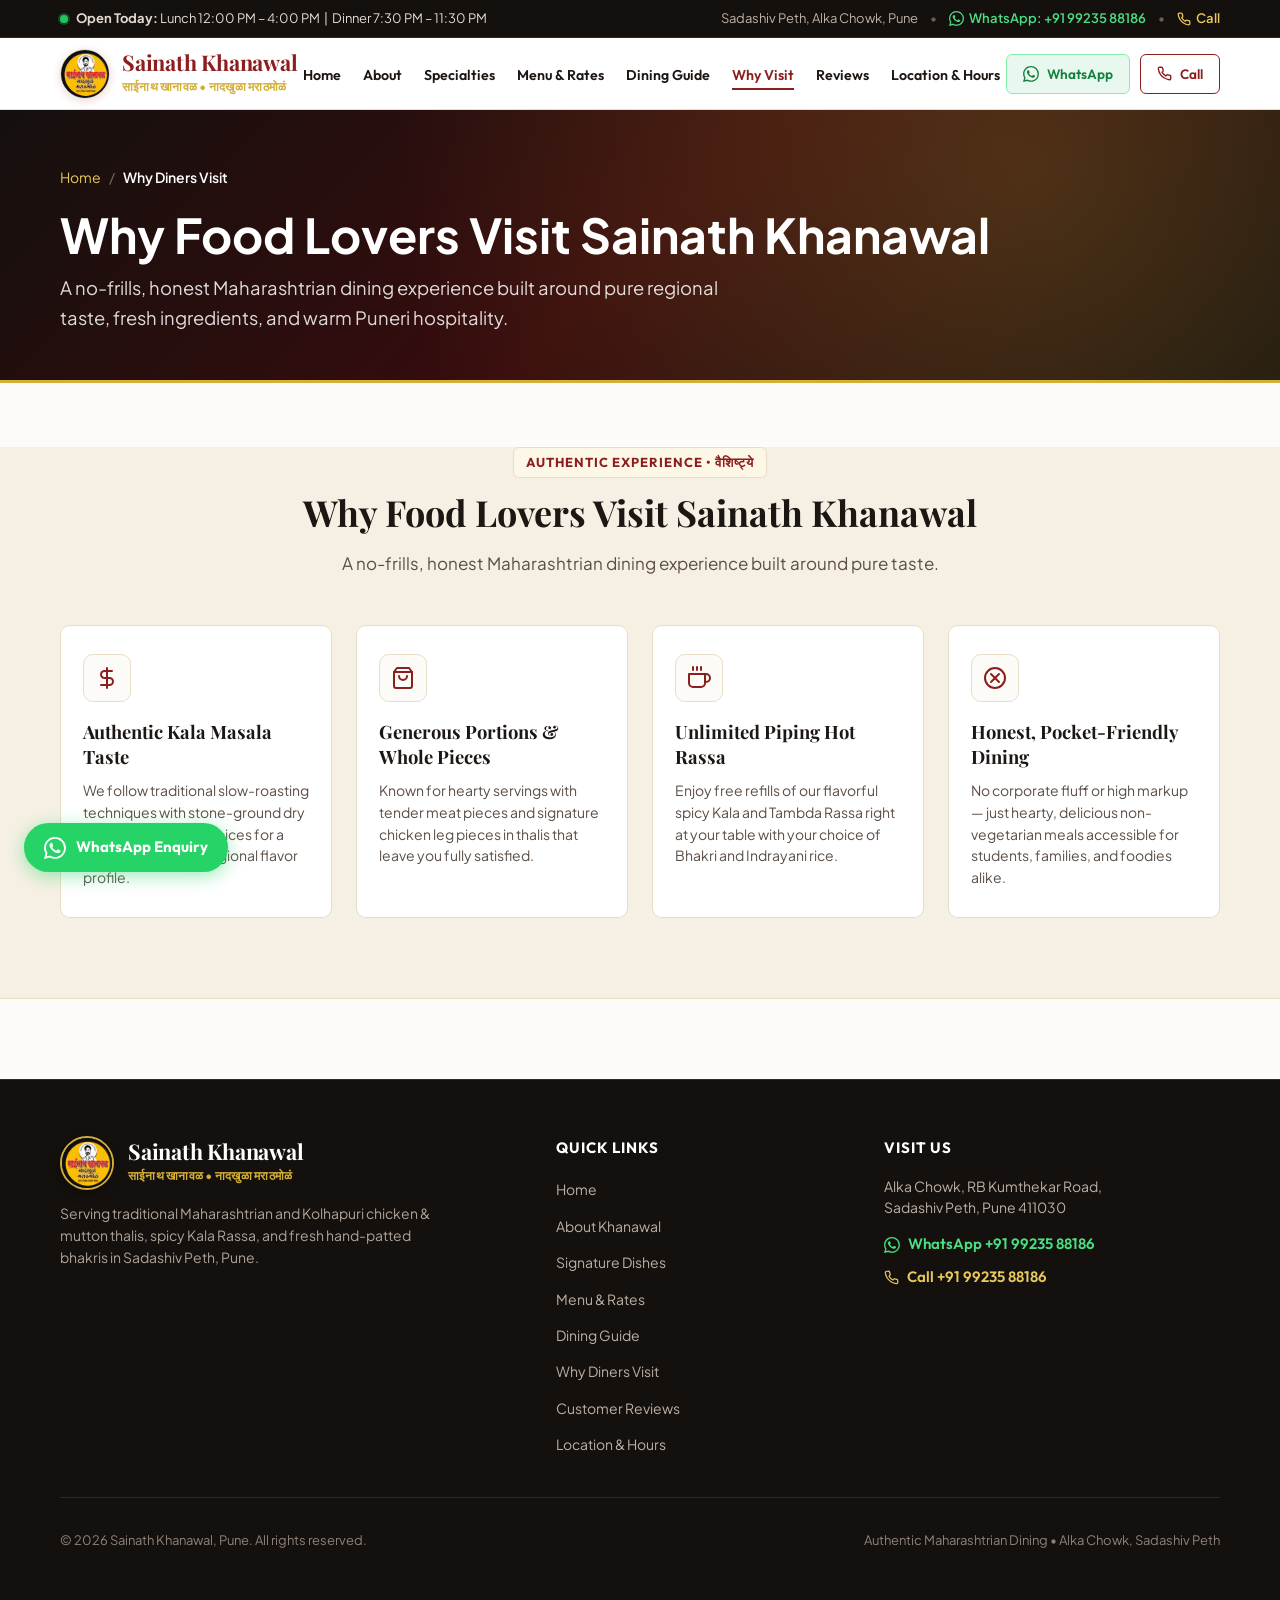
<file: why-visit.html>
<!DOCTYPE html>
<html lang="en">
<head>
  <meta charset="UTF-8">
  <meta name="viewport" content="width=device-width, initial-scale=1.0">
  <title>Why Diners Visit Us | Sainath Khanawal Pune</title>
  <meta name="description" content="Discover why Pune non-veg lovers visit Sainath Khanawal at Alka Chowk, Sadashiv Peth. Authentic Kala Masala taste, unlimited rassa refills, generous portions, and honest pricing.">
  <meta name="keywords" content="why visit Sainath Khanawal, authentic khanawal pune, sadashiv peth food, best non veg thali pune, unlimited kala rassa pune">
  <link rel="canonical" href="https://rugvednikam.github.io/sainath-khanawal/why-visit.html">
  <meta name="robots" content="index, follow">
  <meta name="google-site-verification" content="QIoH14-XySt5VeTrEthgVMYOihwESM14tgCj0AKaoIQ" />

  <!-- Favicon -->
  <link rel="icon" type="image/png" href="assets/images/favicon.png">
  <link rel="apple-touch-icon" href="assets/images/favicon.png">

  <!-- Open Graph -->
  <meta property="og:type" content="website">
  <meta property="og:site_name" content="Sainath Khanawal Pune">
  <meta property="og:title" content="Why Diners Visit Us | Sainath Khanawal Pune">
  <meta property="og:description" content="Discover what makes Sainath Khanawal unique: slow-cooked Kala Masala, free rassa refills, hand-patted bhakri, and honest prices.">
  <meta property="og:image" content="assets/images/chicken-thali.jpg">
  <meta property="og:url" content="https://rugvednikam.github.io/sainath-khanawal/why-visit.html">
  <meta property="og:locale" content="en_IN">

  <!-- Theme Color -->
  <meta name="theme-color" content="#8B1E1E">
  
  <!-- Fonts -->
  <link rel="preconnect" href="https://fonts.googleapis.com">
  <link rel="preconnect" href="https://fonts.gstatic.com" crossorigin>
  <link href="https://fonts.googleapis.com/css2?family=Outfit:wght@400;500;600;700&family=Playfair+Display:ital,wght@0,600;0,700;1,600&family=Plus+Jakarta+Sans:wght@400;500;600;700&display=swap" rel="stylesheet">

  <!-- Styles -->
  <link rel="stylesheet" href="css/style.css">

  <!-- Schema.org JSON-LD Structured Data -->
  <script type="application/ld+json">
  {
    "@context": "https://schema.org",
    "@type": "AboutPage",
    "name": "Why Diners Visit Sainath Khanawal",
    "url": "https://rugvednikam.github.io/sainath-khanawal/why-visit.html",
    "description": "Four authentic pillars that make Sainath Khanawal a beloved non-veg dining landmark in Sadashiv Peth, Pune."
  }
  </script>
</head>
<body>

  <!-- Top Announcement Bar -->
  <div class="top-announcement">
    <div class="container top-bar-inner">
      <div class="top-bar-item">
        <span class="status-indicator"></span>
        <span class="top-bar-text"><strong>Open Today:</strong> Lunch 12:00 PM – 4:00 PM &nbsp;|&nbsp; Dinner 7:30 PM – 11:30 PM</span>
      </div>
      <div class="top-bar-item top-bar-contact">
        <span>Sadashiv Peth, Alka Chowk, Pune</span>
        <span class="sep">•</span>
        <a href="https://wa.me/919923588186?text=Namaste%20Sainath%20Khanawal%2C%20I%20would%20like%20to%20enquire%20about%20today%27s%20menu%20and%20thali%20parcels." target="_blank" rel="noopener" class="top-whatsapp-link" aria-label="WhatsApp enquiry +91 99235 88186">
          <svg width="15" height="15" viewBox="0 0 16 16" fill="currentColor" aria-hidden="true">
            <path d="M13.601 2.326A7.85 7.85 0 0 0 7.994 0C3.627 0 .068 3.558.064 7.926c0 1.399.366 2.76 1.057 3.965L0 16l4.204-1.102a7.9 7.9 0 0 0 3.79.965h.004c4.368 0 7.926-3.558 7.93-7.93A7.9 7.9 0 0 0 13.6 2.326zM7.994 14.521a6.6 6.6 0 0 1-3.356-.92l-.24-.144-2.494.654.666-2.433-.156-.251a6.56 6.56 0 0 1-1.007-3.505c0-3.626 2.957-6.584 6.591-6.584a6.56 6.56 0 0 1 4.66 1.931 6.56 6.56 0 0 1 1.928 4.66c-.004 3.639-2.961 6.592-6.592 6.592m3.615-4.934c-.197-.099-1.17-.578-1.353-.646-.182-.065-.315-.099-.445.099-.133.197-.513.646-.627.775-.114.133-.232.148-.43.05-.197-.1-.836-.308-1.592-.985-.59-.525-.985-1.175-1.103-1.372-.114-.198-.011-.304.088-.403.087-.088.197-.232.296-.346.1-.114.133-.198.198-.33.065-.134.034-.248-.015-.347-.05-.099-.445-1.076-.612-1.47-.16-.389-.323-.335-.445-.34-.114-.007-.247-.007-.38-.007a.73.73 0 0 0-.529.247c-.182.198-.691.677-.691 1.654s.71 1.916.81 2.049c.098.133 1.394 2.132 3.383 2.992.47.205.84.326 1.129.418.475.152.904.129 1.246.08.38-.058 1.171-.48 1.338-.943.164-.464.164-.86.114-.943-.049-.084-.182-.133-.38-.232"/>
          </svg>
          WhatsApp: +91 99235 88186
        </a>
        <span class="sep">•</span>
        <a href="tel:+919923588186" class="top-phone-link" aria-label="Call restaurant at +91 99235 88186">
          <svg width="14" height="14" viewBox="0 0 24 24" fill="none" stroke="currentColor" stroke-width="2.2" stroke-linecap="round" stroke-linejoin="round" aria-hidden="true"><path d="M22 16.92v3a2 2 0 0 1-2.18 2 19.79 19.79 0 0 1-8.63-3.07 19.5 19.5 0 0 1-6-6 19.79 19.79 0 0 1-3.07-8.67A2 2 0 0 1 4.11 2h3a2 2 0 0 1 2 1.72 12.84 12.84 0 0 0 .7 2.81 2 2 0 0 1-.45 2.11L8.09 9.91a16 16 0 0 0 6 6l1.27-1.27a2 2 0 0 1 2.11-.45 12.84 12.84 0 0 0 2.81.7A2 2 0 0 1 22 16.92z"></path></svg>
          Call
        </a>
      </div>
    </div>
  </div>

  <!-- Primary Site Header -->
  <header class="site-header" id="siteHeader">
    <div class="container header-container">
      <a href="index.html" class="brand-identity-lockup" aria-label="Sainath Khanawal Home">
        <img src="assets/images/sainath-khanawal-logo.png" alt="Sainath Khanawal Official Logo" class="brand-logo-circle" width="54" height="54">
        <div class="brand-text-block">
          <span class="brand-title">Sainath Khanawal</span>
          <span class="brand-subtitle">साईनाथ खानावळ • नादखुळा मराठमोळं</span>
        </div>
      </a>

      <!-- Desktop Navigation Links -->
      <nav class="desktop-nav" aria-label="Main Navigation">
        <ul class="nav-list">
          <li><a href="index.html" class="nav-link">Home</a></li>
          <li><a href="about.html" class="nav-link">About</a></li>
          <li><a href="specialties.html" class="nav-link">Specialties</a></li>
          <li><a href="menu.html" class="nav-link">Menu & Rates</a></li>
          <li><a href="guide.html" class="nav-link">Dining Guide</a></li>
          <li><a href="why-visit.html" class="nav-link active" aria-current="page">Why Visit</a></li>
          <li><a href="reviews.html" class="nav-link">Reviews</a></li>
          <li><a href="location.html" class="nav-link">Location & Hours</a></li>
        </ul>
      </nav>

      <!-- Header Action -->
      <div class="header-action-group">
        <a href="https://wa.me/919923588186?text=Namaste%20Sainath%20Khanawal%2C%20I%20would%20like%20to%20enquire%20about%20today%27s%20menu%20and%20thali%20parcels." target="_blank" rel="noopener" class="btn btn-whatsapp-sm header-wa-btn" aria-label="WhatsApp Enquiry">
          <svg width="16" height="16" viewBox="0 0 16 16" fill="currentColor" aria-hidden="true">
            <path d="M13.601 2.326A7.85 7.85 0 0 0 7.994 0C3.627 0 .068 3.558.064 7.926c0 1.399.366 2.76 1.057 3.965L0 16l4.204-1.102a7.9 7.9 0 0 0 3.79.965h.004c4.368 0 7.926-3.558 7.93-7.93A7.9 7.9 0 0 0 13.6 2.326zM7.994 14.521a6.6 6.6 0 0 1-3.356-.92l-.24-.144-2.494.654.666-2.433-.156-.251a6.56 6.56 0 0 1-1.007-3.505c0-3.626 2.957-6.584 6.591-6.584a6.56 6.56 0 0 1 4.66 1.931 6.56 6.56 0 0 1 1.928 4.66c-.004 3.639-2.961 6.592-6.592 6.592m3.615-4.934c-.197-.099-1.17-.578-1.353-.646-.182-.065-.315-.099-.445.099-.133.197-.513.646-.627.775-.114.133-.232.148-.43.05-.197-.1-.836-.308-1.592-.985-.59-.525-.985-1.175-1.103-1.372-.114-.198-.011-.304.088-.403.087-.088.197-.232.296-.346.1-.114.133-.198.198-.33.065-.134.034-.248-.015-.347-.05-.099-.445-1.076-.612-1.47-.16-.389-.323-.335-.445-.34-.114-.007-.247-.007-.38-.007a.73.73 0 0 0-.529.247c-.182.198-.691.677-.691 1.654s.71 1.916.81 2.049c.098.133 1.394 2.132 3.383 2.992.47.205.84.326 1.129.418.475.152.904.129 1.246.08.38-.058 1.171-.48 1.338-.943.164-.464.164-.86.114-.943-.049-.084-.182-.133-.38-.232"/>
          </svg>
          WhatsApp
        </a>
        <a href="tel:+919923588186" class="btn btn-outline btn-sm header-call-btn">
          <svg width="15" height="15" viewBox="0 0 24 24" fill="none" stroke="currentColor" stroke-width="2.2" stroke-linecap="round" stroke-linejoin="round" aria-hidden="true"><path d="M22 16.92v3a2 2 0 0 1-2.18 2 19.79 19.79 0 0 1-8.63-3.07 19.5 19.5 0 0 1-6-6 19.79 19.79 0 0 1-3.07-8.67A2 2 0 0 1 4.11 2h3a2 2 0 0 1 2 1.72 12.84 12.84 0 0 0 .7 2.81 2 2 0 0 1-.45 2.11L8.09 9.91a16 16 0 0 0 6 6l1.27-1.27a2 2 0 0 1 2.11-.45 12.84 12.84 0 0 0 2.81.7A2 2 0 0 1 22 16.92z"></path></svg>
          Call
        </a>
        <!-- Mobile Menu Toggle Button -->
        <button class="mobile-toggle" id="mobileMenuBtn" aria-label="Toggle mobile menu" aria-expanded="false" aria-controls="mobileDrawer">
          <span class="hamburger-bar"></span>
          <span class="hamburger-bar"></span>
          <span class="hamburger-bar"></span>
        </button>
      </div>
    </div>
  </header>

  <!-- Mobile Navigation Drawer -->
  <div class="mobile-drawer" id="mobileDrawer" aria-hidden="true">
    <div class="drawer-header">
      <div class="drawer-brand-lockup">
        <img src="assets/images/sainath-khanawal-logo.png" alt="Sainath Khanawal Official Logo" class="drawer-logo-circle" width="44" height="44">
        <div>
          <span class="drawer-brand-title">Sainath Khanawal</span>
          <span class="drawer-brand-subtitle">नादखुळा मराठमोळं</span>
        </div>
      </div>
      <button class="drawer-close" id="drawerCloseBtn" aria-label="Close menu">&times;</button>
    </div>
    <ul class="mobile-nav-list">
      <li><a href="index.html" class="mobile-nav-link">Home</a></li>
      <li><a href="about.html" class="mobile-nav-link">About the Khanawal</a></li>
      <li><a href="specialties.html" class="mobile-nav-link">Signature Dishes</a></li>
      <li><a href="menu.html" class="mobile-nav-link">Food Menu & Rates</a></li>
      <li><a href="guide.html" class="mobile-nav-link">Khanawal Dining Guide</a></li>
      <li><a href="why-visit.html" class="mobile-nav-link active">Why Diners Visit</a></li>
      <li><a href="reviews.html" class="mobile-nav-link">Customer Reviews</a></li>
      <li><a href="location.html" class="mobile-nav-link">Location & Timings</a></li>
    </ul>
    <div class="drawer-footer">
      <a href="https://wa.me/919923588186?text=Namaste%20Sainath%20Khanawal%2C%20I%20would%20like%20to%20enquire%20about%20today%27s%20menu%20and%20thali%20parcels." target="_blank" rel="noopener" class="btn btn-whatsapp btn-block">
        <svg width="18" height="18" viewBox="0 0 16 16" fill="currentColor" aria-hidden="true">
          <path d="M13.601 2.326A7.85 7.85 0 0 0 7.994 0C3.627 0 .068 3.558.064 7.926c0 1.399.366 2.76 1.057 3.965L0 16l4.204-1.102a7.9 7.9 0 0 0 3.79.965h.004c4.368 0 7.926-3.558 7.93-7.93A7.9 7.9 0 0 0 13.6 2.326zM7.994 14.521a6.6 6.6 0 0 1-3.356-.92l-.24-.144-2.494.654.666-2.433-.156-.251a6.56 6.56 0 0 1-1.007-3.505c0-3.626 2.957-6.584 6.591-6.584a6.56 6.56 0 0 1 4.66 1.931 6.56 6.56 0 0 1 1.928 4.66c-.004 3.639-2.961 6.592-6.592 6.592m3.615-4.934c-.197-.099-1.17-.578-1.353-.646-.182-.065-.315-.099-.445.099-.133.197-.513.646-.627.775-.114.133-.232.148-.43.05-.197-.1-.836-.308-1.592-.985-.59-.525-.985-1.175-1.103-1.372-.114-.198-.011-.304.088-.403.087-.088.197-.232.296-.346.1-.114.133-.198.198-.33.065-.134.034-.248-.015-.347-.05-.099-.445-1.076-.612-1.47-.16-.389-.323-.335-.445-.34-.114-.007-.247-.007-.38-.007a.73.73 0 0 0-.529.247c-.182.198-.691.677-.691 1.654s.71 1.916.81 2.049c.098.133 1.394 2.132 3.383 2.992.47.205.84.326 1.129.418.475.152.904.129 1.246.08.38-.058 1.171-.48 1.338-.943.164-.464.164-.86.114-.943-.049-.084-.182-.133-.38-.232"/>
        </svg>
        <span>WhatsApp Enquiry (+91 99235 88186)</span>
      </a>
      <a href="tel:+919923588186" class="btn btn-primary btn-block">
        <svg width="18" height="18" viewBox="0 0 24 24" fill="none" stroke="currentColor" stroke-width="2" stroke-linecap="round" stroke-linejoin="round" aria-hidden="true"><path d="M22 16.92v3a2 2 0 0 1-2.18 2 19.79 19.79 0 0 1-8.63-3.07 19.5 19.5 0 0 1-6-6 19.79 19.79 0 0 1-3.07-8.67A2 2 0 0 1 4.11 2h3a2 2 0 0 1 2 1.72 12.84 12.84 0 0 0 .7 2.81 2 2 0 0 1-.45 2.11L8.09 9.91a16 16 0 0 0 6 6l1.27-1.27a2 2 0 0 1 2.11-.45 12.84 12.84 0 0 0 2.81.7A2 2 0 0 1 22 16.92z"></path></svg>
        Call Restaurant
      </a>
    </div>
  </div>
  <div class="drawer-overlay" id="drawerOverlay"></div>

  <!-- SUBPAGE HERO BANNER -->
  <section class="page-hero">
    <div class="container page-hero-inner">
      <nav class="breadcrumb-nav" aria-label="Breadcrumb">
        <ol class="breadcrumb-list">
          <li><a href="index.html">Home</a></li>
          <li class="breadcrumb-separator">/</li>
          <li class="breadcrumb-current">Why Diners Visit</li>
        </ol>
      </nav>
      <h1 class="page-hero-title">Why Food Lovers Visit Sainath Khanawal</h1>
      <p class="page-hero-subtitle">A no-frills, honest Maharashtrian dining experience built around pure regional taste, fresh ingredients, and warm Puneri hospitality.</p>
    </div>
  </section>

  <!-- WHY DINERS VISIT SECTION (EXACT ORIGINAL CONTENT) -->
  <main class="page-main-content">
    <section class="section why-section" id="why-visit" style="padding-top: 0;">
      <div class="container">
        <div class="section-header-center">
          <div class="section-tag">Authentic Experience • वैशिष्ट्ये</div>
          <h2 class="section-heading">Why Food Lovers Visit Sainath Khanawal</h2>
          <p class="section-subheading">A no-frills, honest Maharashtrian dining experience built around pure taste.</p>
        </div>

        <div class="why-cards-grid">
          <div class="why-card">
            <div class="why-icon-box">
              <svg width="24" height="24" viewBox="0 0 24 24" fill="none" stroke="currentColor" stroke-width="2" stroke-linecap="round" stroke-linejoin="round"><path d="M12 2v20M17 5H9.5a3.5 3.5 0 0 0 0 7h5a3.5 3.5 0 0 1 0 7H6"></path></svg>
            </div>
            <h3 class="why-card-title">Authentic Kala Masala Taste</h3>
            <p class="why-card-desc">We follow traditional slow-roasting techniques with stone-ground dry coconut and whole spices for a rich, unmistakable regional flavor profile.</p>
          </div>

          <div class="why-card">
            <div class="why-icon-box">
              <svg width="24" height="24" viewBox="0 0 24 24" fill="none" stroke="currentColor" stroke-width="2" stroke-linecap="round" stroke-linejoin="round"><path d="M6 2L3 6v14a2 2 0 0 0 2 2h14a2 2 0 0 0 2-2V6l-3-4z"></path><line x1="3" y1="6" x2="21" y2="6"></line><path d="M16 10a4 4 0 0 1-8 0"></path></svg>
            </div>
            <h3 class="why-card-title">Generous Portions & Whole Pieces</h3>
            <p class="why-card-desc">Known for hearty servings with tender meat pieces and signature chicken leg pieces in thalis that leave you fully satisfied.</p>
          </div>

          <div class="why-card">
            <div class="why-icon-box">
              <svg width="24" height="24" viewBox="0 0 24 24" fill="none" stroke="currentColor" stroke-width="2" stroke-linecap="round" stroke-linejoin="round"><path d="M18 8h1a4 4 0 0 1 0 8h-1"></path><path d="M2 8h16v9a4 4 0 0 1-4 4H6a4 4 0 0 1-4-4V8z"></path><line x1="6" y1="1" x2="6" y2="4"></line><line x1="10" y1="1" x2="10" y2="4"></line><line x1="14" y1="1" x2="14" y2="4"></line></svg>
            </div>
            <h3 class="why-card-title">Unlimited Piping Hot Rassa</h3>
            <p class="why-card-desc">Enjoy free refills of our flavorful spicy Kala and Tambda Rassa right at your table with your choice of Bhakri and Indrayani rice.</p>
          </div>

          <div class="why-card">
            <div class="why-icon-box">
              <svg width="24" height="24" viewBox="0 0 24 24" fill="none" stroke="currentColor" stroke-width="2" stroke-linecap="round" stroke-linejoin="round"><circle cx="12" cy="12" r="10"></circle><path d="M16 8l-8 8"></path><path d="M8 8l8 8"></path></svg>
            </div>
            <h3 class="why-card-title">Honest, Pocket-Friendly Dining</h3>
            <p class="why-card-desc">No corporate fluff or high markup — just hearty, delicious non-vegetarian meals accessible for students, families, and foodies alike.</p>
          </div>
        </div>
      </div>
    </section>
  </main>

  <!-- SITE FOOTER -->
  <footer class="site-footer">
    <div class="container footer-content">
      <div class="footer-top-row">
        <div class="footer-brand">
          <div class="footer-brand-lockup">
            <img src="assets/images/sainath-khanawal-logo.png" alt="Sainath Khanawal Logo" class="footer-logo-circle" width="60" height="60">
            <div>
              <div class="brand-title">Sainath Khanawal</div>
              <div class="brand-subtitle">साईनाथ खानावळ • नादखुळा मराठमोळं</div>
            </div>
          </div>
          <p class="footer-desc">
            Serving traditional Maharashtrian and Kolhapuri chicken & mutton thalis, spicy Kala Rassa, and fresh hand-patted bhakris in Sadashiv Peth, Pune.
          </p>
        </div>

        <div class="footer-links-group">
          <h4 class="footer-heading">Quick Links</h4>
          <ul class="footer-links">
            <li><a href="index.html">Home</a></li>
            <li><a href="about.html">About Khanawal</a></li>
            <li><a href="specialties.html">Signature Dishes</a></li>
            <li><a href="menu.html">Menu & Rates</a></li>
            <li><a href="guide.html">Dining Guide</a></li>
            <li><a href="why-visit.html">Why Diners Visit</a></li>
            <li><a href="reviews.html">Customer Reviews</a></li>
            <li><a href="location.html">Location & Hours</a></li>
          </ul>
        </div>

        <div class="footer-contact-group">
          <h4 class="footer-heading">Visit Us</h4>
          <p class="footer-address">
            Alka Chowk, RB Kumthekar Road,<br>
            Sadashiv Peth, Pune 411030
          </p>
          <div class="footer-contact-buttons">
            <a href="https://wa.me/919923588186?text=Namaste%20Sainath%20Khanawal%2C%20I%20would%20like%20to%20enquire%20about%20today%27s%20menu%20and%20thali%20parcels." target="_blank" rel="noopener" class="footer-wa-link">
              <svg width="16" height="16" viewBox="0 0 16 16" fill="currentColor" aria-hidden="true">
                <path d="M13.601 2.326A7.85 7.85 0 0 0 7.994 0C3.627 0 .068 3.558.064 7.926c0 1.399.366 2.76 1.057 3.965L0 16l4.204-1.102a7.9 7.9 0 0 0 3.79.965h.004c4.368 0 7.926-3.558 7.93-7.93A7.9 7.9 0 0 0 13.6 2.326zM7.994 14.521a6.6 6.6 0 0 1-3.356-.92l-.24-.144-2.494.654.666-2.433-.156-.251a6.56 6.56 0 0 1-1.007-3.505c0-3.626 2.957-6.584 6.591-6.584a6.56 6.56 0 0 1 4.66 1.931 6.56 6.56 0 0 1 1.928 4.66c-.004 3.639-2.961 6.592-6.592 6.592m3.615-4.934c-.197-.099-1.17-.578-1.353-.646-.182-.065-.315-.099-.445.099-.133.197-.513.646-.627.775-.114.133-.232.148-.43.05-.197-.1-.836-.308-1.592-.985-.59-.525-.985-1.175-1.103-1.372-.114-.198-.011-.304.088-.403.087-.088.197-.232.296-.346.1-.114.133-.198.198-.33.065-.134.034-.248-.015-.347-.05-.099-.445-1.076-.612-1.47-.16-.389-.323-.335-.445-.34-.114-.007-.247-.007-.38-.007a.73.73 0 0 0-.529.247c-.182.198-.691.677-.691 1.654s.71 1.916.81 2.049c.098.133 1.394 2.132 3.383 2.992.47.205.84.326 1.129.418.475.152.904.129 1.246.08.38-.058 1.171-.48 1.338-.943.164-.464.164-.86.114-.943-.049-.084-.182-.133-.38-.232"/>
              </svg>
              <span>WhatsApp +91 99235 88186</span>
            </a>
            <a href="tel:+919923588186" class="footer-phone">
              <svg width="15" height="15" viewBox="0 0 24 24" fill="none" stroke="currentColor" stroke-width="2" stroke-linecap="round" stroke-linejoin="round"><path d="M22 16.92v3a2 2 0 0 1-2.18 2 19.79 19.79 0 0 1-8.63-3.07 19.5 19.5 0 0 1-6-6 19.79 19.79 0 0 1-3.07-8.67A2 2 0 0 1 4.11 2h3a2 2 0 0 1 2 1.72 12.84 12.84 0 0 0 .7 2.81 2 2 0 0 1-.45 2.11L8.09 9.91a16 16 0 0 0 6 6l1.27-1.27a2 2 0 0 1 2.11-.45 12.84 12.84 0 0 0 2.81.7A2 2 0 0 1 22 16.92z"></path></svg>
              Call +91 99235 88186
            </a>
          </div>
        </div>
      </div>

      <div class="footer-bottom-row">
        <p>&copy; <span id="currentYear">2026</span> Sainath Khanawal, Pune. All rights reserved.</p>
        <p class="footer-meta-tag">Authentic Maharashtrian Dining • Alka Chowk, Sadashiv Peth</p>
      </div>
    </div>
  </footer>

  <!-- MOBILE BOTTOM ACTION BAR -->
  <aside class="mobile-action-bar" aria-label="Quick Mobile Actions">
    <a href="tel:+919923588186" class="mobile-action-item">
      <svg width="20" height="20" viewBox="0 0 24 24" fill="none" stroke="currentColor" stroke-width="2.2" stroke-linecap="round" stroke-linejoin="round" aria-hidden="true"><path d="M22 16.92v3a2 2 0 0 1-2.18 2 19.79 19.79 0 0 1-8.63-3.07 19.5 19.5 0 0 1-6-6 19.79 19.79 0 0 1-3.07-8.67A2 2 0 0 1 4.11 2h3a2 2 0 0 1 2 1.72 12.84 12.84 0 0 0 .7 2.81 2 2 0 0 1-.45 2.11L8.09 9.91a16 16 0 0 0 6 6l1.27-1.27a2 2 0 0 1 2.11-.45 12.84 12.84 0 0 0 2.81.7A2 2 0 0 1 22 16.92z"></path></svg>
      <span>Call</span>
    </a>
    <a href="https://wa.me/919923588186?text=Namaste%20Sainath%20Khanawal%2C%20I%20would%20like%20to%20enquire%20about%20today%27s%20menu%20and%20thali%20parcels." target="_blank" rel="noopener" class="mobile-action-item wa-item">
      <svg width="20" height="16" viewBox="0 0 16 16" fill="currentColor" aria-hidden="true">
        <path d="M13.601 2.326A7.85 7.85 0 0 0 7.994 0C3.627 0 .068 3.558.064 7.926c0 1.399.366 2.76 1.057 3.965L0 16l4.204-1.102a7.9 7.9 0 0 0 3.79.965h.004c4.368 0 7.926-3.558 7.93-7.93A7.9 7.9 0 0 0 13.6 2.326zM7.994 14.521a6.6 6.6 0 0 1-3.356-.92l-.24-.144-2.494.654.666-2.433-.156-.251a6.56 6.56 0 0 1-1.007-3.505c0-3.626 2.957-6.584 6.591-6.584a6.56 6.56 0 0 1 4.66 1.931 6.56 6.56 0 0 1 1.928 4.66c-.004 3.639-2.961 6.592-6.592 6.592m3.615-4.934c-.197-.099-1.17-.578-1.353-.646-.182-.065-.315-.099-.445.099-.133.197-.513.646-.627.775-.114.133-.232.148-.43.05-.197-.1-.836-.308-1.592-.985-.59-.525-.985-1.175-1.103-1.372-.114-.198-.011-.304.088-.403.087-.088.197-.232.296-.346.1-.114.133-.198.198-.33.065-.134.034-.248-.015-.347-.05-.099-.445-1.076-.612-1.47-.16-.389-.323-.335-.445-.34-.114-.007-.247-.007-.38-.007a.73.73 0 0 0-.529.247c-.182.198-.691.677-.691 1.654s.71 1.916.81 2.049c.098.133 1.394 2.132 3.383 2.992.47.205.84.326 1.129.418.475.152.904.129 1.246.08.38-.058 1.171-.48 1.338-.943.164-.464.164-.86.114-.943-.049-.084-.182-.133-.38-.232"/>
      </svg>
      <span>WhatsApp</span>
    </a>
    <a href="location.html" class="mobile-action-item">
      <svg width="20" height="20" viewBox="0 0 24 24" fill="none" stroke="currentColor" stroke-width="2.2" stroke-linecap="round" stroke-linejoin="round" aria-hidden="true"><polygon points="3 11 22 2 13 21 11 13 3 11"></polygon></svg>
      <span>Directions</span>
    </a>
    <a href="menu.html" class="mobile-action-item">
      <svg width="20" height="20" viewBox="0 0 24 24" fill="none" stroke="currentColor" stroke-width="2.2" stroke-linecap="round" stroke-linejoin="round" aria-hidden="true"><path d="M4 6h16M4 12h16M4 18h7"/></svg>
      <span>Menu</span>
    </a>
  </aside>

  <!-- Floating WhatsApp Quick Widget (Desktop) -->
  <a href="https://wa.me/919923588186?text=Namaste%20Sainath%20Khanawal%2C%20I%20would%20like%20to%20enquire%20about%20today%27s%20menu%20and%20thali%20parcels." target="_blank" rel="noopener" class="floating-whatsapp-btn" aria-label="Chat on WhatsApp">
    <svg width="22" height="22" viewBox="0 0 16 16" fill="currentColor" aria-hidden="true">
      <path d="M13.601 2.326A7.85 7.85 0 0 0 7.994 0C3.627 0 .068 3.558.064 7.926c0 1.399.366 2.76 1.057 3.965L0 16l4.204-1.102a7.9 7.9 0 0 0 3.79.965h.004c4.368 0 7.926-3.558 7.93-7.93A7.9 7.9 0 0 0 13.6 2.326zM7.994 14.521a6.6 6.6 0 0 1-3.356-.92l-.24-.144-2.494.654.666-2.433-.156-.251a6.56 6.56 0 0 1-1.007-3.505c0-3.626 2.957-6.584 6.591-6.584a6.56 6.56 0 0 1 4.66 1.931 6.56 6.56 0 0 1 1.928 4.66c-.004 3.639-2.961 6.592-6.592 6.592m3.615-4.934c-.197-.099-1.17-.578-1.353-.646-.182-.065-.315-.099-.445.099-.133.197-.513.646-.627.775-.114.133-.232.148-.43.05-.197-.1-.836-.308-1.592-.985-.59-.525-.985-1.175-1.103-1.372-.114-.198-.011-.304.088-.403.087-.088.197-.232.296-.346.1-.114.133-.198.198-.33.065-.134.034-.248-.015-.347-.05-.099-.445-1.076-.612-1.47-.16-.389-.323-.335-.445-.34-.114-.007-.247-.007-.38-.007a.73.73 0 0 0-.529.247c-.182.198-.691.677-.691 1.654s.71 1.916.81 2.049c.098.133 1.394 2.132 3.383 2.992.47.205.84.326 1.129.418.475.152.904.129 1.246.08.38-.058 1.171-.48 1.338-.943.164-.464.164-.86.114-.943-.049-.084-.182-.133-.38-.232"/>
    </svg>
    <span class="floating-wa-label">WhatsApp Enquiry</span>
  </a>

  <!-- Back to Top Button -->
  <button class="back-to-top" id="backToTop" aria-label="Back to top of page">
    <svg width="20" height="20" viewBox="0 0 24 24" fill="none" stroke="currentColor" stroke-width="2.5" stroke-linecap="round" stroke-linejoin="round"><path d="M18 15l-6-6-6 6"/></svg>
  </button>

  <!-- JavaScript -->
  <script src="js/main.js"></script>
</body>
</html>
</file>
<file: css/style.css>
/* ==========================================================================
   SAINATH KHANAWAL — PUNE
   Authentic Maharashtrian Restaurant Website Stylesheet
   Crafted with human attention to local Pune culture, clean typography,
   warm heritage colors, WhatsApp ordering, Google reviews, and responsive performance.
   ========================================================================== */

/* --------------------------------------------------------------------------
   1. CSS Custom Properties / Design Tokens
   -------------------------------------------------------------------------- */
:root {
  /* Brand Color Palette: Royal Maratha & Burnished Gold */
  --color-primary: #8B1E1E;          /* Royal Maratha Deep Crimson / Ruby */
  --color-primary-dark: #661212;     /* Imperial Velvet Maroon */
  --color-primary-light: #A82C2C;    /* Rich Crimson Accent */
  --color-accent: #D4AF37;           /* Royal Burnished Gold / Shimmering Brass */
  --color-accent-light: #E8C85A;     /* Warm Radiance Gold */
  --color-accent-dark: #B08D23;      /* Antique Deep Gold */
  --color-accent-subtle: #FDF7E7;    /* Imperial Champagne & Gold Tint */

  /* WhatsApp Brand Green */
  --color-whatsapp: #25D366;
  --color-whatsapp-dark: #1EBE5B;

  /* Neutral Surfaces & Grays */
  --color-bg-main: #FDFBF7;          /* Royal Warm Ivory Canvas */
  --color-bg-surface: #FFFFFF;       /* Crisp Card White */
  --color-bg-subtle: #F6F0E4;        /* Warm Linen Sand Canvas */
  --color-bg-dark: #14100E;          /* Deep Obsidian & Kala Masala Charcoal */
  --color-bg-dark-surface: #1E1815;  /* Elevated Obsidian Surface */

  /* Typography Colors */
  --color-text-main: #1D1714;        /* Deep Espresso Charcoal Body Text */
  --color-text-muted: #5C4E45;       /* Warm Neutral Heritage Secondary Text */
  --color-text-light: #8C7C71;       /* Tertiary Soft Slate */
  --color-text-inverse: #FDFBF7;     /* Inverted Royal Ivory */
  
  /* Borders & Dividers */
  --color-border: #E8DEC8;          /* Warm Antique Gold / Parchment Border */
  --color-border-subtle: #F2EAD9;   /* Very Light Soft Linen Divider */
  --color-border-dark: #332822;     /* Dark Mode Obsidian Border */

  /* Badges */
  --badge-nonveg-border: #DC2626;
  --badge-nonveg-bg: #FEF2F2;
  --badge-nonveg-text: #991B1B;
  --badge-veg-border: #16A34A;
  --badge-veg-bg: #F0FDF4;
  --badge-veg-text: #15803D;

  /* Typography System */
  --font-serif: 'Playfair Display', Georgia, serif;
  --font-heading: 'Outfit', -apple-system, BlinkMacSystemFont, sans-serif;
  --font-body: 'Plus Jakarta Sans', system-ui, -apple-system, BlinkMacSystemFont, 'Segoe UI', Roboto, sans-serif;

  /* Layout & Spacing */
  --container-max-width: 1200px;
  --header-height: 72px;
  --topbar-height: 38px;
  --mobile-bar-height: 62px;
  --border-radius-sm: 6px;
  --border-radius-md: 10px;
  --border-radius-lg: 14px;

  /* Shadows (Refined Warm Golden/Obsidian Glow) */
  --shadow-subtle: 0 2px 8px rgba(29, 23, 20, 0.04);
  --shadow-card: 0 4px 16px rgba(29, 23, 20, 0.07);
  --shadow-hover: 0 10px 28px rgba(29, 23, 20, 0.12);

  /* Transitions */
  --transition-fast: 0.18s ease;
  --transition-normal: 0.28s cubic-bezier(0.16, 1, 0.3, 1);
}

/* --------------------------------------------------------------------------
   2. Reset & Global Base
   -------------------------------------------------------------------------- */
*, *::before, *::after {
  box-sizing: border-box;
  margin: 0;
  padding: 0;
}

html {
  scroll-behavior: smooth;
  font-size: 16px;
  -webkit-text-size-adjust: 100%;
}

body {
  font-family: var(--font-body);
  color: var(--color-text-main);
  background-color: var(--color-bg-main);
  line-height: 1.65;
  -webkit-font-smoothing: antialiased;
  -moz-osx-font-smoothing: grayscale;
  overflow-x: hidden;
}

img, picture, video {
  max-width: 100%;
  display: block;
  height: auto;
}

a {
  color: var(--color-primary);
  text-decoration: none;
  transition: color var(--transition-fast);
}

a:hover {
  color: var(--color-primary-dark);
}

button {
  font-family: inherit;
  cursor: pointer;
  border: none;
  background: none;
}

/* Accessibility Focus Ring */
:focus-visible {
  outline: 2px solid var(--color-accent);
  outline-offset: 3px;
}

/* --------------------------------------------------------------------------
   3. Layout Utilities
   -------------------------------------------------------------------------- */
.container {
  width: 100%;
  max-width: var(--container-max-width);
  margin-left: auto;
  margin-right: auto;
  padding-left: 20px;
  padding-right: 20px;
}

.section {
  padding-top: 80px;
  padding-bottom: 80px;
}

@media (max-width: 768px) {
  .section {
    padding-top: 56px;
    padding-bottom: 56px;
  }
}

.section-tag {
  display: inline-flex;
  align-items: center;
  font-family: var(--font-heading);
  font-size: 0.8125rem;
  font-weight: 700;
  text-transform: uppercase;
  letter-spacing: 0.08em;
  color: var(--color-primary);
  background-color: var(--color-accent-subtle);
  padding: 4px 12px;
  border-radius: var(--border-radius-sm);
  margin-bottom: 12px;
  border: 1px solid var(--color-border);
}

.section-heading {
  font-family: var(--font-serif);
  font-size: 2.25rem;
  font-weight: 700;
  color: var(--color-text-main);
  line-height: 1.25;
  margin-bottom: 14px;
}

@media (max-width: 768px) {
  .section-heading {
    font-size: 1.85rem;
  }
}

.section-subheading {
  font-size: 1.0625rem;
  color: var(--color-text-muted);
  max-width: 650px;
  margin-left: auto;
  margin-right: auto;
}

.section-header-center {
  text-align: center;
  margin-bottom: 48px;
}

/* --------------------------------------------------------------------------
   4. Buttons & Interactive Controls
   -------------------------------------------------------------------------- */
.btn {
  display: inline-flex;
  align-items: center;
  justify-content: center;
  gap: 8px;
  font-family: var(--font-heading);
  font-size: 0.9375rem;
  font-weight: 600;
  padding: 12px 24px;
  border-radius: var(--border-radius-sm);
  transition: all var(--transition-fast);
  cursor: pointer;
  text-decoration: none;
  white-space: nowrap;
}

.btn-primary {
  background-color: var(--color-primary);
  color: #FFFFFF;
  box-shadow: 0 2px 8px rgba(139, 30, 30, 0.28);
  border: 1px solid var(--color-primary-dark);
}

.btn-primary:hover {
  background-color: var(--color-primary-dark);
  color: #FFFFFF;
  transform: translateY(-1px);
  box-shadow: 0 4px 14px rgba(139, 30, 30, 0.40);
}

.btn-secondary {
  background-color: var(--color-bg-subtle);
  color: var(--color-text-main);
  border: 1px solid var(--color-border);
}

.btn-secondary:hover {
  background-color: var(--color-accent-subtle);
  color: var(--color-primary);
  border-color: var(--color-accent);
}

.btn-hero-secondary {
  background-color: rgba(255, 255, 255, 0.95);
  color: var(--color-text-main);
  border: 1px solid var(--color-border);
  box-shadow: 0 2px 8px rgba(0, 0, 0, 0.15);
}

.btn-hero-secondary:hover {
  background-color: #FFFFFF;
  color: var(--color-primary);
  border-color: var(--color-accent);
  transform: translateY(-1px);
}

/* WhatsApp Buttons */
.btn-whatsapp {
  background-color: var(--color-whatsapp);
  color: #FFFFFF;
  border: 1px solid var(--color-whatsapp-dark);
  box-shadow: 0 2px 8px rgba(37, 211, 102, 0.3);
}

.btn-whatsapp:hover {
  background-color: var(--color-whatsapp-dark);
  color: #FFFFFF;
  transform: translateY(-1px);
  box-shadow: 0 4px 14px rgba(37, 211, 102, 0.4);
}

.btn-whatsapp-sm {
  background-color: #E8F8EE;
  color: #15803D;
  border: 1px solid #86EFAC;
  padding: 8px 16px;
  font-size: 0.85rem;
}

.btn-whatsapp-sm:hover {
  background-color: var(--color-whatsapp);
  color: #FFFFFF;
}

.btn-hero-wa {
  background-color: #25D366;
  color: #FFFFFF;
  border: 1px solid #1EBE5B;
  box-shadow: 0 2px 8px rgba(0, 0, 0, 0.2);
}

.btn-hero-wa:hover {
  background-color: #1EBE5B;
  color: #FFFFFF;
  transform: translateY(-1px);
}

.btn-outline {
  background: transparent;
  color: var(--color-primary);
  border: 1.5px solid var(--color-primary);
}

.btn-outline:hover {
  background-color: var(--color-primary);
  color: #FFFFFF;
}

.btn-google-review {
  background-color: #FFFFFF;
  color: var(--color-text-main);
  border: 1.5px solid var(--color-border);
  font-weight: 700;
  box-shadow: var(--shadow-subtle);
}

.btn-google-review:hover {
  border-color: var(--color-primary);
  color: var(--color-primary);
  transform: translateY(-1px);
}

.btn-lg {
  padding: 14px 26px;
  font-size: 1.02rem;
}

.btn-sm {
  padding: 8px 16px;
  font-size: 0.85rem;
}

.btn-block {
  display: flex;
  width: 100%;
}

/* --------------------------------------------------------------------------
   5. Top Announcement Bar
   -------------------------------------------------------------------------- */
.top-announcement {
  background-color: var(--color-bg-dark);
  color: #E2D9D1;
  font-size: 0.8125rem;
  padding: 8px 0;
  border-bottom: 1px solid var(--color-border-dark);
}

.top-bar-inner {
  display: flex;
  align-items: center;
  justify-content: space-between;
  flex-wrap: wrap;
  gap: 8px;
}

.top-bar-item {
  display: flex;
  align-items: center;
  gap: 8px;
}

.status-indicator {
  width: 8px;
  height: 8px;
  background-color: #22C55E;
  border-radius: 50%;
  box-shadow: 0 0 0 2px rgba(34, 197, 94, 0.3);
}

.top-bar-contact {
  color: #BDB0A4;
}

.top-bar-contact .sep {
  margin: 0 4px;
  opacity: 0.5;
}

.top-whatsapp-link {
  color: #4ADE80;
  display: inline-flex;
  align-items: center;
  gap: 5px;
  font-weight: 600;
}

.top-whatsapp-link:hover {
  color: #FFFFFF;
}

.top-phone-link {
  color: var(--color-accent-light);
  display: inline-flex;
  align-items: center;
  gap: 5px;
  font-weight: 600;
}

.top-phone-link:hover {
  color: #FFFFFF;
}

@media (max-width: 768px) {
  .top-announcement {
    display: none;
  }
}

/* --------------------------------------------------------------------------
   6. Primary Site Header & Nav
   -------------------------------------------------------------------------- */
.site-header {
  position: sticky;
  top: 0;
  z-index: 900;
  background-color: #FFFFFF;
  border-bottom: 1px solid var(--color-border);
  height: var(--header-height);
  display: flex;
  align-items: center;
  transition: box-shadow var(--transition-fast);
}

.site-header.scrolled {
  box-shadow: var(--shadow-card);
}

.header-container {
  display: flex;
  align-items: center;
  justify-content: space-between;
}

.brand-identity-lockup {
  display: inline-flex;
  align-items: center;
  gap: 12px;
  text-decoration: none;
}

.brand-logo-circle {
  width: 50px;
  height: 50px;
  border-radius: 50%;
  object-fit: cover;
  box-shadow: 0 2px 8px rgba(158, 42, 43, 0.2);
  border: 1.5px solid var(--color-border);
  flex-shrink: 0;
  transition: transform var(--transition-fast);
}

.brand-identity-lockup:hover .brand-logo-circle {
  transform: scale(1.05);
}

.brand-text-block {
  display: flex;
  flex-direction: column;
}

.brand-title {
  font-family: var(--font-serif);
  font-size: 1.35rem;
  font-weight: 700;
  color: var(--color-primary);
  line-height: 1.1;
  letter-spacing: -0.01em;
}

.brand-subtitle {
  font-family: var(--font-body);
  font-size: 0.75rem;
  font-weight: 600;
  color: var(--color-accent);
  letter-spacing: 0.02em;
  margin-top: 2px;
}

.desktop-nav .nav-list {
  display: flex;
  align-items: center;
  list-style: none;
  gap: 22px;
}

.nav-link {
  font-family: var(--font-heading);
  font-size: 0.8875rem;
  font-weight: 600;
  color: var(--color-text-main);
  text-decoration: none;
  position: relative;
  padding: 6px 0;
  transition: color var(--transition-fast);
}

.nav-link:hover,
.nav-link.active {
  color: var(--color-primary);
}

.nav-link::after {
  content: '';
  position: absolute;
  bottom: 0;
  left: 0;
  width: 0;
  height: 2px;
  background-color: var(--color-primary);
  transition: width var(--transition-fast);
}

.nav-link:hover::after,
.nav-link.active::after {
  width: 100%;
}

.header-action-group {
  display: flex;
  align-items: center;
  gap: 10px;
}

.mobile-toggle {
  display: none;
  flex-direction: column;
  justify-content: space-around;
  width: 38px;
  height: 38px;
  padding: 6px;
  border-radius: var(--border-radius-sm);
  background-color: var(--color-bg-subtle);
  border: 1px solid var(--color-border);
}

.hamburger-bar {
  width: 100%;
  height: 2.2px;
  background-color: var(--color-text-main);
  border-radius: 2px;
  transition: all var(--transition-fast);
}

@media (max-width: 1080px) {
  .desktop-nav {
    display: none;
  }
  .mobile-toggle {
    display: flex;
  }
  .header-call-btn,
  .header-wa-btn {
    display: none;
  }
}

/* --------------------------------------------------------------------------
   7. Mobile Navigation Drawer
   -------------------------------------------------------------------------- */
.mobile-drawer {
  position: fixed;
  top: 0;
  right: -320px;
  width: 300px;
  height: 100vh;
  background-color: #FFFFFF;
  z-index: 1000;
  box-shadow: -4px 0 20px rgba(0, 0, 0, 0.15);
  display: flex;
  flex-direction: column;
  transition: right var(--transition-normal);
  visibility: hidden;
}

.mobile-drawer.open {
  right: 0;
  visibility: visible;
}

.drawer-header {
  display: flex;
  align-items: center;
  justify-content: space-between;
  padding: 18px 20px;
  border-bottom: 1px solid var(--color-border);
}

.drawer-brand-lockup {
  display: flex;
  align-items: center;
  gap: 12px;
}

.drawer-logo-circle {
  width: 44px;
  height: 44px;
  border-radius: 50%;
  object-fit: cover;
  border: 1px solid var(--color-border);
}

.drawer-brand-title {
  font-family: var(--font-serif);
  font-size: 1.15rem;
  font-weight: 700;
  color: var(--color-primary);
  display: block;
  line-height: 1.1;
}

.drawer-brand-subtitle {
  font-size: 0.75rem;
  color: var(--color-accent);
  font-weight: 600;
  display: block;
  margin-top: 2px;
}

.drawer-close {
  font-size: 2rem;
  line-height: 1;
  color: var(--color-text-muted);
  padding: 4px 8px;
}

.mobile-nav-list {
  list-style: none;
  padding: 20px;
  display: flex;
  flex-direction: column;
  gap: 16px;
  flex-grow: 1;
  overflow-y: auto;
}

.mobile-nav-link {
  font-family: var(--font-heading);
  font-size: 1.0625rem;
  font-weight: 600;
  color: var(--color-text-main);
  display: block;
  padding: 8px 0;
  border-bottom: 1px solid var(--color-border-subtle);
}

.mobile-nav-link:hover {
  color: var(--color-primary);
}

.drawer-footer {
  padding: 20px;
  border-top: 1px solid var(--color-border);
  display: flex;
  flex-direction: column;
  gap: 10px;
}

.drawer-overlay {
  position: fixed;
  inset: 0;
  background-color: rgba(0, 0, 0, 0.45);
  z-index: 950;
  opacity: 0;
  visibility: hidden;
  transition: opacity var(--transition-fast);
}

.drawer-overlay.active {
  opacity: 1;
  visibility: visible;
}

/* --------------------------------------------------------------------------
   8. Hero Section
   -------------------------------------------------------------------------- */
.hero-section {
  position: relative;
  min-height: 580px;
  display: flex;
  align-items: center;
  padding: 64px 0;
  background-color: var(--color-bg-dark);
  overflow: hidden;
}

.hero-background-wrapper {
  position: absolute;
  inset: 0;
  z-index: 1;
}

.hero-bg-image {
  width: 100%;
  height: 100%;
  object-fit: cover;
  object-position: center 60%;
  filter: brightness(0.88);
}

.hero-overlay {
  position: absolute;
  inset: 0;
  background: linear-gradient(
    90deg,
    rgba(20, 16, 14, 0.95) 0%,
    rgba(20, 16, 14, 0.86) 45%,
    rgba(20, 16, 14, 0.45) 100%
  );
}

.hero-content-container {
  position: relative;
  z-index: 2;
}

.hero-card {
  max-width: 720px;
  color: #FFFFFF;
}

.hero-badge-group {
  display: flex;
  align-items: center;
  flex-wrap: wrap;
  gap: 10px;
  margin-bottom: 20px;
}

.hero-badge {
  display: inline-flex;
  align-items: center;
  gap: 8px;
  background-color: rgba(212, 175, 55, 0.20);
  border: 1px solid rgba(212, 175, 55, 0.65);
  color: var(--color-accent-light);
  font-family: var(--font-heading);
  font-size: 0.85rem;
  font-weight: 600;
  padding: 6px 14px;
  border-radius: var(--border-radius-sm);
  backdrop-filter: blur(4px);
}

.badge-dot {
  width: 7px;
  height: 7px;
  background-color: var(--color-accent-light);
  border-radius: 50%;
}

.hero-sub-badge {
  display: inline-flex;
  align-items: center;
  background-color: rgba(20, 16, 14, 0.75);
  border: 1px solid rgba(255, 255, 255, 0.2);
  color: #FDF4E7;
  font-family: var(--font-heading);
  font-size: 0.8125rem;
  font-weight: 600;
  padding: 6px 12px;
  border-radius: var(--border-radius-sm);
  backdrop-filter: blur(4px);
}

.hero-headline {
  font-family: var(--font-serif);
  font-size: 3.15rem;
  font-weight: 700;
  line-height: 1.15;
  color: #FFFFFF;
  margin-bottom: 18px;
  text-shadow: 0 2px 8px rgba(0, 0, 0, 0.4);
}

@media (max-width: 768px) {
  .hero-headline {
    font-size: 2.2rem;
  }
}

.hero-subtext {
  font-size: 1.15rem;
  line-height: 1.6;
  color: #E8DFD5;
  margin-bottom: 28px;
  max-width: 600px;
}

.hero-actions {
  display: flex;
  align-items: center;
  flex-wrap: wrap;
  gap: 14px;
  margin-bottom: 32px;
}

.hero-quick-meta {
  display: flex;
  flex-wrap: wrap;
  gap: 20px;
  padding-top: 20px;
  border-top: 1px solid rgba(255, 255, 255, 0.15);
  font-size: 0.875rem;
  color: #C8BEB3;
}

.quick-meta-item {
  display: flex;
  align-items: center;
  gap: 7px;
}

.quick-meta-item svg {
  color: var(--color-accent-light);
  flex-shrink: 0;
}

@media (max-width: 768px) {
  .hero-overlay {
    background: linear-gradient(
      180deg,
      rgba(20, 16, 14, 0.88) 0%,
      rgba(20, 16, 14, 0.96) 100%
    );
  }
  .hero-section {
    padding: 48px 0;
    min-height: auto;
  }
  .hero-actions {
    flex-direction: column;
    align-items: stretch;
  }
}

/* --------------------------------------------------------------------------
   9. About Section & Dual Photo Card
   -------------------------------------------------------------------------- */
.about-section {
  background-color: var(--color-bg-main);
  border-bottom: 1px solid var(--color-border);
}

.about-grid {
  display: grid;
  grid-template-columns: 1.15fr 0.85fr;
  gap: 56px;
  align-items: center;
}

.about-text-column .lead-text {
  font-size: 1.15rem;
  font-weight: 500;
  color: var(--color-text-main);
  line-height: 1.65;
  margin-bottom: 16px;
}

.about-text-column p {
  color: var(--color-text-muted);
  margin-bottom: 24px;
}

.about-highlights-list {
  display: flex;
  flex-direction: column;
  gap: 16px;
  margin-top: 24px;
}

.highlight-point {
  display: flex;
  align-items: flex-start;
  gap: 14px;
  background-color: #FFFFFF;
  padding: 14px 18px;
  border-radius: var(--border-radius-md);
  border: 1px solid var(--color-border);
  box-shadow: var(--shadow-subtle);
}

.point-icon {
  width: 36px;
  height: 36px;
  background-color: var(--color-accent-subtle);
  color: var(--color-primary);
  border-radius: var(--border-radius-sm);
  display: flex;
  align-items: center;
  justify-content: center;
  flex-shrink: 0;
  margin-top: 2px;
}

.highlight-point strong {
  font-family: var(--font-heading);
  font-size: 0.95rem;
  color: var(--color-text-main);
  display: block;
  margin-bottom: 3px;
}

.highlight-point p {
  font-size: 0.875rem;
  color: var(--color-text-muted);
  margin-bottom: 0;
  line-height: 1.45;
}

.about-image-duo {
  display: flex;
  flex-direction: column;
  gap: 20px;
}

.duo-main-card {
  border-radius: var(--border-radius-md);
  overflow: hidden;
  border: 1px solid var(--color-border);
  box-shadow: var(--shadow-card);
  background-color: #FFFFFF;
}

.about-main-img {
  width: 100%;
  height: 320px;
  object-fit: cover;
  display: block;
}

.about-img-caption {
  padding: 14px 18px;
  background-color: #FFFFFF;
  display: flex;
  flex-direction: column;
  gap: 2px;
  border-top: 1px solid var(--color-border);
}

.about-img-caption strong {
  font-family: var(--font-heading);
  font-size: 0.95rem;
  color: var(--color-primary);
}

.about-img-caption span {
  font-size: 0.8125rem;
  color: var(--color-text-muted);
}

.duo-sub-card {
  border-radius: var(--border-radius-md);
  overflow: hidden;
  border: 1px solid var(--color-border);
  box-shadow: var(--shadow-subtle);
  background-color: #FFFFFF;
}

.about-storefront-img {
  width: 100%;
  height: 160px;
  object-fit: cover;
  display: block;
}

.storefront-caption {
  padding: 8px 14px;
  font-size: 0.8rem;
  font-weight: 600;
  color: var(--color-text-muted);
  background-color: #FFFFFF;
  border-top: 1px solid var(--color-border);
  text-align: center;
}

@media (max-width: 991px) {
  .about-grid {
    grid-template-columns: 1fr;
    gap: 36px;
  }
}

/* --------------------------------------------------------------------------
   10. Signature Food / Specialties Showcase
   -------------------------------------------------------------------------- */
.specialties-section {
  background-color: var(--color-bg-subtle);
  border-bottom: 1px solid var(--color-border);
}

.specialties-grid {
  display: grid;
  grid-template-columns: repeat(3, 1fr);
  gap: 28px;
}

.specialty-card {
  background-color: #FFFFFF;
  border-radius: var(--border-radius-md);
  border: 1px solid var(--color-border);
  overflow: hidden;
  box-shadow: var(--shadow-card);
  display: flex;
  flex-direction: column;
  transition: transform var(--transition-fast), box-shadow var(--transition-fast);
}

.specialty-card:hover {
  transform: translateY(-3px);
  box-shadow: var(--shadow-hover);
}

.specialty-img-container {
  position: relative;
  width: 100%;
  height: 220px;
  background-color: #EAE2D5;
  overflow: hidden;
}

.specialty-img {
  width: 100%;
  height: 100%;
  object-fit: cover;
  transition: transform var(--transition-normal);
}

.specialty-card:hover .specialty-img {
  transform: scale(1.03);
}

.specialty-tag {
  position: absolute;
  top: 12px;
  left: 12px;
  background-color: var(--color-primary);
  color: #FFFFFF;
  font-family: var(--font-heading);
  font-size: 0.75rem;
  font-weight: 700;
  text-transform: uppercase;
  letter-spacing: 0.04em;
  padding: 4px 10px;
  border-radius: var(--border-radius-sm);
  box-shadow: 0 2px 6px rgba(0, 0, 0, 0.2);
}

.specialty-body {
  padding: 22px;
  display: flex;
  flex-direction: column;
  flex-grow: 1;
}

.specialty-title {
  font-family: var(--font-serif);
  font-size: 1.35rem;
  font-weight: 700;
  color: var(--color-text-main);
  margin-bottom: 8px;
}

.specialty-desc {
  font-size: 0.9rem;
  color: var(--color-text-muted);
  line-height: 1.55;
  margin-bottom: 20px;
  flex-grow: 1;
}

.specialty-footer {
  display: flex;
  align-items: center;
  justify-content: space-between;
  padding-top: 14px;
  border-top: 1px solid var(--color-border-subtle);
  font-family: var(--font-heading);
  font-size: 0.85rem;
}

.specialty-category {
  color: var(--color-text-light);
  font-weight: 500;
}

.specialty-pricing {
  color: var(--color-primary);
  font-weight: 700;
}

@media (max-width: 991px) {
  .specialties-grid {
    grid-template-columns: repeat(2, 1fr);
    gap: 20px;
  }
}

@media (max-width: 600px) {
  .specialties-grid {
    grid-template-columns: 1fr;
  }
  .specialty-img-container {
    height: 200px;
  }
}

/* --------------------------------------------------------------------------
   11. Menu Section & Category Filters
   -------------------------------------------------------------------------- */
.menu-section {
  background-color: var(--color-bg-main);
  border-bottom: 1px solid var(--color-border);
}

.menu-filter-bar {
  display: flex;
  align-items: center;
  justify-content: center;
  flex-wrap: wrap;
  gap: 10px;
  margin-bottom: 40px;
}

.menu-filter-btn {
  font-family: var(--font-heading);
  font-size: 0.875rem;
  font-weight: 600;
  color: var(--color-text-muted);
  background-color: #FFFFFF;
  padding: 8px 18px;
  border-radius: 30px;
  border: 1px solid var(--color-border);
  transition: all var(--transition-fast);
}

.menu-filter-btn:hover {
  color: var(--color-primary);
  border-color: var(--color-primary);
}

.menu-filter-btn.active {
  background-color: var(--color-primary);
  color: #FFFFFF;
  border-color: var(--color-primary-dark);
  box-shadow: 0 2px 8px rgba(158, 42, 43, 0.25);
}

.menu-items-grid {
  display: grid;
  grid-template-columns: repeat(2, 1fr);
  gap: 20px;
  margin-bottom: 36px;
}

.menu-item-card {
  background-color: #FFFFFF;
  padding: 20px 24px;
  border-radius: var(--border-radius-md);
  border: 1px solid var(--color-border);
  box-shadow: var(--shadow-subtle);
  transition: border-color var(--transition-fast), transform var(--transition-fast);
  display: flex;
  flex-direction: column;
}

.menu-item-card:hover {
  border-color: var(--color-accent);
  transform: translateY(-1px);
}

.menu-item-header {
  display: flex;
  align-items: flex-start;
  justify-content: space-between;
  gap: 16px;
  margin-bottom: 6px;
}

.menu-item-title {
  font-family: var(--font-serif);
  font-size: 1.15rem;
  font-weight: 700;
  color: var(--color-text-main);
  line-height: 1.3;
}

.menu-item-subtitle {
  display: block;
  font-size: 0.8125rem;
  font-weight: 600;
  color: var(--color-accent);
  margin-top: 2px;
}

.menu-item-price {
  font-family: var(--font-heading);
  font-size: 1.05rem;
  font-weight: 700;
  color: var(--color-primary);
  white-space: nowrap;
}

.menu-item-desc {
  font-size: 0.875rem;
  color: var(--color-text-muted);
  line-height: 1.5;
  margin-bottom: 12px;
  flex-grow: 1;
}

.menu-item-meta {
  display: flex;
  align-items: center;
  flex-wrap: wrap;
  gap: 8px;
}

.badge-mini {
  font-family: var(--font-heading);
  font-size: 0.6875rem;
  font-weight: 700;
  text-transform: uppercase;
  letter-spacing: 0.03em;
  padding: 3px 8px;
  border-radius: 4px;
  background-color: var(--color-bg-subtle);
  color: var(--color-text-muted);
  border: 1px solid var(--color-border);
}

.badge-nonveg {
  background-color: var(--badge-nonveg-bg);
  color: var(--badge-nonveg-text);
  border-color: var(--badge-nonveg-border);
}

.badge-veg {
  background-color: var(--badge-veg-bg);
  color: var(--badge-veg-text);
  border-color: var(--badge-veg-border);
}

.badge-thali {
  background-color: var(--color-accent-subtle);
  color: var(--color-accent);
  border-color: var(--color-accent);
}

.badge-spice {
  background-color: #FFFBEB;
  color: #B45309;
  border-color: #FDE68A;
}

.menu-footer-box {
  margin-top: 10px;
}

.menu-pricing-disclaimer {
  display: flex;
  align-items: flex-start;
  gap: 12px;
  background-color: var(--color-bg-subtle);
  border: 1px solid var(--color-border);
  padding: 16px 20px;
  border-radius: var(--border-radius-md);
  font-size: 0.875rem;
  color: var(--color-text-muted);
  line-height: 1.5;
}

.menu-pricing-disclaimer svg {
  color: var(--color-accent);
  flex-shrink: 0;
  margin-top: 2px;
}

@media (max-width: 768px) {
  .menu-items-grid {
    grid-template-columns: 1fr;
    gap: 14px;
  }
  .menu-item-card {
    padding: 16px 18px;
  }
}

/* --------------------------------------------------------------------------
   12. Khanawal Dining Guide & Puneri House Customs
   -------------------------------------------------------------------------- */
.khanawal-guide-section {
  background-color: #FFFFFF;
  border-bottom: 1px solid var(--color-border);
}

.guide-board-wrapper {
  background-color: var(--color-bg-main);
  border: 1.5px solid var(--color-border);
  border-radius: var(--border-radius-lg);
  padding: 40px 36px;
  box-shadow: var(--shadow-card);
}

.guide-board-header {
  text-align: center;
  max-width: 700px;
  margin: 0 auto 36px auto;
}

.board-badge {
  display: inline-block;
  font-family: var(--font-heading);
  font-size: 0.8125rem;
  font-weight: 700;
  color: var(--color-primary);
  background-color: var(--color-accent-subtle);
  border: 1px solid var(--color-border);
  padding: 4px 14px;
  border-radius: var(--border-radius-sm);
  margin-bottom: 10px;
}

.board-title {
  font-family: var(--font-serif);
  font-size: 2rem;
  font-weight: 700;
  color: var(--color-text-main);
  margin-bottom: 8px;
}

.board-subtitle {
  font-size: 0.95rem;
  color: var(--color-text-muted);
}

.guide-points-grid {
  display: grid;
  grid-template-columns: repeat(4, 1fr);
  gap: 20px;
}

.guide-card {
  background-color: #FFFFFF;
  border: 1px solid var(--color-border);
  border-radius: var(--border-radius-md);
  padding: 22px 18px;
  display: flex;
  flex-direction: column;
}

.guide-num {
  font-family: var(--font-serif);
  font-size: 1.35rem;
  font-weight: 700;
  color: var(--color-accent);
  margin-bottom: 10px;
}

.guide-card-heading {
  font-family: var(--font-heading);
  font-size: 1rem;
  font-weight: 700;
  color: var(--color-text-main);
  margin-bottom: 8px;
}

.guide-card-text {
  font-size: 0.85rem;
  color: var(--color-text-muted);
  line-height: 1.5;
}

@media (max-width: 991px) {
  .guide-points-grid {
    grid-template-columns: repeat(2, 1fr);
  }
}

@media (max-width: 600px) {
  .guide-board-wrapper {
    padding: 24px 18px;
  }
  .guide-points-grid {
    grid-template-columns: 1fr;
  }
  .board-title {
    font-size: 1.6rem;
  }
}

/* --------------------------------------------------------------------------
   13. Why People Visit Section
   -------------------------------------------------------------------------- */
.why-section {
  background-color: var(--color-bg-subtle);
  border-bottom: 1px solid var(--color-border);
}

.why-cards-grid {
  display: grid;
  grid-template-columns: repeat(4, 1fr);
  gap: 24px;
}

.why-card {
  background-color: #FFFFFF;
  padding: 28px 22px;
  border-radius: var(--border-radius-md);
  border: 1px solid var(--color-border);
  display: flex;
  flex-direction: column;
}

.why-icon-box {
  width: 48px;
  height: 48px;
  background-color: var(--color-bg-main);
  color: var(--color-primary);
  border: 1px solid var(--color-border);
  border-radius: var(--border-radius-md);
  display: flex;
  align-items: center;
  justify-content: center;
  margin-bottom: 18px;
}

.why-card-title {
  font-family: var(--font-serif);
  font-size: 1.15rem;
  font-weight: 700;
  color: var(--color-text-main);
  margin-bottom: 10px;
  line-height: 1.35;
}

.why-card-desc {
  font-size: 0.875rem;
  color: var(--color-text-muted);
  line-height: 1.55;
}

@media (max-width: 991px) {
  .why-cards-grid {
    grid-template-columns: repeat(2, 1fr);
    gap: 18px;
  }
}

@media (max-width: 600px) {
  .why-cards-grid {
    grid-template-columns: 1fr;
  }
}

/* --------------------------------------------------------------------------
   14. Verified Customer Reviews & Google Review CTA
   -------------------------------------------------------------------------- */
.reviews-section {
  background-color: var(--color-bg-main);
  border-bottom: 1px solid var(--color-border);
}

.reviews-grid {
  display: grid;
  grid-template-columns: repeat(3, 1fr);
  gap: 24px;
  margin-bottom: 32px;
}

.review-card {
  background-color: #FFFFFF;
  padding: 28px 24px;
  border-radius: var(--border-radius-md);
  border: 1px solid var(--color-border);
  box-shadow: var(--shadow-subtle);
  display: flex;
  flex-direction: column;
  position: relative;
}

.review-quote-mark {
  font-family: var(--font-serif);
  font-size: 3rem;
  line-height: 1;
  color: var(--color-accent-light);
  opacity: 0.4;
  margin-bottom: -10px;
}

.review-text {
  font-size: 0.9375rem;
  color: var(--color-text-main);
  line-height: 1.6;
  margin-bottom: 20px;
  flex-grow: 1;
  font-style: normal;
}

.review-footer {
  display: flex;
  align-items: center;
  gap: 12px;
  padding-top: 14px;
  border-top: 1px solid var(--color-border-subtle);
}

.reviewer-avatar {
  width: 38px;
  height: 38px;
  border-radius: 50%;
  background-color: var(--color-primary);
  color: #FFFFFF;
  font-family: var(--font-heading);
  font-size: 0.8125rem;
  font-weight: 700;
  display: flex;
  align-items: center;
  justify-content: center;
  flex-shrink: 0;
}

.reviewer-name {
  font-family: var(--font-heading);
  font-size: 0.875rem;
  font-weight: 700;
  color: var(--color-text-main);
  font-style: normal;
  display: block;
}

.reviewer-source {
  font-size: 0.75rem;
  color: var(--color-text-light);
  display: block;
}

/* Google Review CTA Card */
.google-review-cta-card {
  background-color: #FFFFFF;
  border: 1.5px solid var(--color-border);
  border-radius: var(--border-radius-lg);
  padding: 24px 28px;
  margin-bottom: 24px;
  box-shadow: var(--shadow-subtle);
}

.google-review-inner {
  display: flex;
  align-items: center;
  justify-content: space-between;
  flex-wrap: wrap;
  gap: 20px;
}

.stars-row {
  color: #F59E0B;
  font-size: 1.15rem;
  letter-spacing: 2px;
  margin-bottom: 4px;
}

.google-cta-title {
  font-family: var(--font-serif);
  font-size: 1.25rem;
  font-weight: 700;
  color: var(--color-text-main);
  margin-bottom: 4px;
}

.google-cta-desc {
  font-size: 0.875rem;
  color: var(--color-text-muted);
  max-width: 550px;
}

.dining-rush-note {
  background-color: #FFFFFF;
  border: 1px solid var(--color-border);
  border-radius: var(--border-radius-md);
  padding: 16px 20px;
}

.rush-note-inner {
  display: flex;
  align-items: flex-start;
  gap: 12px;
  font-size: 0.875rem;
  color: var(--color-text-muted);
  line-height: 1.5;
}

.rush-note-inner svg {
  color: var(--color-primary);
  flex-shrink: 0;
  margin-top: 2px;
}

@media (max-width: 991px) {
  .reviews-grid {
    grid-template-columns: 1fr;
    gap: 16px;
  }
  .google-review-inner {
    flex-direction: column;
    align-items: flex-start;
  }
}

/* --------------------------------------------------------------------------
   15. Location, Timings & Google Maps Section
   -------------------------------------------------------------------------- */
.location-section {
  background-color: var(--color-bg-subtle);
}

.location-layout-grid {
  display: grid;
  grid-template-columns: 1fr 1fr;
  gap: 36px;
  align-items: stretch;
}

.location-info-card {
  background-color: #FFFFFF;
  border: 1px solid var(--color-border);
  border-radius: var(--border-radius-lg);
  padding: 36px;
  box-shadow: var(--shadow-card);
  display: flex;
  flex-direction: column;
}

.location-title {
  font-family: var(--font-serif);
  font-size: 2rem;
  font-weight: 700;
  color: var(--color-text-main);
  line-height: 1.2;
}

.location-marathi-tag {
  font-family: var(--font-body);
  font-size: 0.95rem;
  font-weight: 600;
  color: var(--color-primary);
  margin-top: 4px;
  margin-bottom: 24px;
}

.contact-details-list {
  display: flex;
  flex-direction: column;
  gap: 24px;
  margin-bottom: 32px;
  flex-grow: 1;
}

.contact-item {
  display: flex;
  align-items: flex-start;
  gap: 16px;
}

.contact-item-icon {
  width: 42px;
  height: 42px;
  background-color: var(--color-accent-subtle);
  color: var(--color-primary);
  border-radius: var(--border-radius-sm);
  display: flex;
  align-items: center;
  justify-content: center;
  flex-shrink: 0;
  margin-top: 2px;
}

.contact-label {
  font-family: var(--font-heading);
  font-size: 0.8125rem;
  font-weight: 700;
  text-transform: uppercase;
  letter-spacing: 0.05em;
  color: var(--color-text-light);
  display: block;
  margin-bottom: 4px;
}

.contact-value {
  font-size: 1rem;
  color: var(--color-text-main);
  line-height: 1.45;
}

.landmark-hint {
  font-size: 0.8125rem;
  color: var(--color-text-muted);
  display: block;
  margin-top: 3px;
}

.phone-link-large {
  font-family: var(--font-heading);
  font-size: 1.25rem;
  font-weight: 700;
  color: var(--color-primary);
}

.phone-link-large:hover {
  color: var(--color-primary-dark);
  text-decoration: underline;
}

.hours-list {
  list-style: none;
  font-size: 0.9375rem;
  color: var(--color-text-main);
  display: flex;
  flex-direction: column;
  gap: 4px;
}

.hours-list li {
  display: flex;
  align-items: center;
  gap: 8px;
}

.hours-list span {
  color: var(--color-text-muted);
  width: 60px;
}

.location-actions-duo {
  display: flex;
  gap: 12px;
}

.location-actions-duo .btn {
  flex: 1;
}

.location-map-card {
  display: flex;
  flex-direction: column;
  gap: 16px;
}

.map-container {
  width: 100%;
  height: 420px;
  border-radius: var(--border-radius-lg);
  overflow: hidden;
  border: 1px solid var(--color-border);
  box-shadow: var(--shadow-card);
  background-color: #E6E0D5;
}

.map-sub-card {
  background-color: #FFFFFF;
  border: 1px solid var(--color-border);
  border-radius: var(--border-radius-md);
  padding: 14px 18px;
  display: flex;
  align-items: center;
  gap: 12px;
  font-size: 0.875rem;
  color: var(--color-text-muted);
}

.map-sub-icon {
  color: var(--color-primary);
  flex-shrink: 0;
}

@media (max-width: 991px) {
  .location-layout-grid {
    grid-template-columns: 1fr;
  }
  .location-info-card {
    padding: 24px;
  }
  .location-actions-duo {
    flex-direction: column;
  }
  .map-container {
    height: 320px;
  }
}

/* --------------------------------------------------------------------------
   16. Site Footer
   -------------------------------------------------------------------------- */
.site-footer {
  background-color: var(--color-bg-dark);
  color: #DDD4CA;
  padding-top: 56px;
  padding-bottom: 80px;
  border-top: 1px solid var(--color-border-dark);
}

@media (min-width: 769px) {
  .site-footer {
    padding-bottom: 48px;
  }
}

.footer-top-row {
  display: grid;
  grid-template-columns: 1.6fr 1fr 1.2fr;
  gap: 48px;
  padding-bottom: 40px;
  border-bottom: 1px solid var(--color-border-dark);
  margin-bottom: 32px;
}

.footer-brand-lockup {
  display: flex;
  align-items: center;
  gap: 14px;
  margin-bottom: 8px;
}

.footer-brand-lockup .brand-title {
  color: #FFFFFF;
}

.footer-logo-circle {
  width: 54px;
  height: 54px;
  border-radius: 50%;
  object-fit: cover;
  border: 2px solid var(--color-accent);
  box-shadow: 0 4px 12px rgba(0, 0, 0, 0.3);
}

.footer-desc {
  font-size: 0.875rem;
  color: #AFA398;
  margin-top: 12px;
  line-height: 1.6;
  max-width: 380px;
}

.footer-heading {
  font-family: var(--font-heading);
  font-size: 0.9375rem;
  font-weight: 700;
  color: #FFFFFF;
  text-transform: uppercase;
  letter-spacing: 0.06em;
  margin-bottom: 16px;
}

.footer-links {
  list-style: none;
  display: flex;
  flex-direction: column;
  gap: 10px;
}

.footer-links a {
  color: #BDB0A4;
  font-size: 0.875rem;
}

.footer-links a:hover {
  color: var(--color-accent-light);
}

.footer-address {
  font-size: 0.875rem;
  color: #BDB0A4;
  line-height: 1.5;
  margin-bottom: 14px;
}

.footer-contact-buttons {
  display: flex;
  flex-direction: column;
  gap: 8px;
}

.footer-wa-link {
  display: inline-flex;
  align-items: center;
  gap: 8px;
  color: #4ADE80;
  font-family: var(--font-heading);
  font-weight: 600;
  font-size: 0.9375rem;
}

.footer-wa-link:hover {
  color: #FFFFFF;
}

.footer-phone {
  display: inline-flex;
  align-items: center;
  gap: 8px;
  color: var(--color-accent-light);
  font-family: var(--font-heading);
  font-weight: 600;
  font-size: 0.9375rem;
}

.footer-phone:hover {
  color: #FFFFFF;
}

.footer-bottom-row {
  display: flex;
  align-items: center;
  justify-content: space-between;
  flex-wrap: wrap;
  gap: 12px;
  font-size: 0.8125rem;
  color: #8E8177;
}

@media (max-width: 768px) {
  .footer-top-row {
    grid-template-columns: 1fr;
    gap: 32px;
  }
  .footer-bottom-row {
    flex-direction: column;
    align-items: flex-start;
  }
}

/* --------------------------------------------------------------------------
   17. Sticky Mobile Bottom Action Bar
   -------------------------------------------------------------------------- */
.mobile-action-bar {
  display: none;
  position: fixed;
  bottom: 0;
  left: 0;
  right: 0;
  height: var(--mobile-bar-height);
  background-color: #FFFFFF;
  border-top: 1px solid var(--color-border);
  box-shadow: 0 -4px 16px rgba(0, 0, 0, 0.08);
  z-index: 850;
  padding: 0 8px;
}

@media (max-width: 768px) {
  .mobile-action-bar {
    display: flex;
    align-items: center;
    justify-content: space-around;
  }
}

.mobile-action-item {
  flex: 1;
  display: flex;
  flex-direction: column;
  align-items: center;
  justify-content: center;
  gap: 2px;
  color: var(--color-text-main);
  text-decoration: none;
  font-family: var(--font-heading);
  font-size: 0.725rem;
  font-weight: 600;
  padding: 6px 0;
  border-radius: var(--border-radius-sm);
  transition: color var(--transition-fast), background-color var(--transition-fast);
}

.mobile-action-item svg {
  color: var(--color-primary);
}

.mobile-action-item.wa-item svg {
  color: #25D366;
}

.mobile-action-item:hover,
.mobile-action-item:active {
  background-color: var(--color-accent-subtle);
  color: var(--color-primary);
}

/* --------------------------------------------------------------------------
   18. Floating WhatsApp Button (Desktop)
   -------------------------------------------------------------------------- */
.floating-whatsapp-btn {
  position: fixed;
  bottom: 28px;
  left: 24px;
  background-color: var(--color-whatsapp);
  color: #FFFFFF;
  display: inline-flex;
  align-items: center;
  gap: 10px;
  padding: 12px 20px;
  border-radius: 30px;
  box-shadow: 0 4px 18px rgba(37, 211, 102, 0.45);
  z-index: 800;
  font-family: var(--font-heading);
  font-size: 0.9375rem;
  font-weight: 700;
  text-decoration: none;
  transition: all var(--transition-fast);
}

.floating-whatsapp-btn:hover {
  background-color: var(--color-whatsapp-dark);
  color: #FFFFFF;
  transform: translateY(-2px) scale(1.02);
  box-shadow: 0 6px 22px rgba(37, 211, 102, 0.55);
}

@media (max-width: 768px) {
  .floating-whatsapp-btn {
    display: none; /* Handled via sticky bottom bar */
  }
}

/* --------------------------------------------------------------------------
   19. Back to Top Button
   -------------------------------------------------------------------------- */
.back-to-top {
  position: fixed;
  bottom: 28px;
  right: 24px;
  width: 44px;
  height: 44px;
  background-color: var(--color-primary);
  color: #FFFFFF;
  border-radius: 50%;
  display: flex;
  align-items: center;
  justify-content: center;
  box-shadow: 0 4px 14px rgba(0, 0, 0, 0.25);
  z-index: 800;
  opacity: 0;
  visibility: hidden;
  transform: translateY(10px);
  transition: all var(--transition-fast);
}

.back-to-top.visible {
  opacity: 1;
  visibility: visible;
  transform: translateY(0);
}

.back-to-top:hover {
  background-color: var(--color-primary-dark);
  transform: translateY(-2px);
}

@media (max-width: 768px) {
  .back-to-top {
    bottom: 74px;
    right: 16px;
    width: 38px;
    height: 38px;
  }
}

/* --------------------------------------------------------------------------
   20. Dedicated Sub-Page Hero Banner & Breadcrumbs
   -------------------------------------------------------------------------- */
.page-hero {
  background: linear-gradient(135deg, #14100E 0%, #380C0D 50%, #14100E 100%);
  color: #FFFFFF;
  padding: 56px 0 48px;
  position: relative;
  overflow: hidden;
  border-bottom: 3px solid var(--color-accent);
}

.page-hero::before {
  content: '';
  position: absolute;
  top: 0;
  left: 0;
  right: 0;
  bottom: 0;
  background: radial-gradient(circle at 80% 20%, rgba(212, 175, 55, 0.22) 0%, transparent 60%);
  pointer-events: none;
}

.page-hero-inner {
  position: relative;
  z-index: 2;
}

.breadcrumb-nav {
  margin-bottom: 16px;
}

.breadcrumb-list {
  display: flex;
  align-items: center;
  gap: 8px;
  list-style: none;
  font-size: 0.875rem;
  color: rgba(255, 255, 255, 0.7);
}

.breadcrumb-list a {
  color: var(--color-accent-light);
  text-decoration: none;
  transition: color var(--transition-fast);
}

.breadcrumb-list a:hover {
  color: #FFFFFF;
  text-decoration: underline;
}

.breadcrumb-separator {
  color: rgba(255, 255, 255, 0.4);
}

.breadcrumb-current {
  color: #FFFFFF;
  font-weight: 600;
}

.page-hero-title {
  font-family: var(--font-display);
  font-size: clamp(2rem, 4vw, 3rem);
  font-weight: 700;
  color: #FFFFFF;
  margin-bottom: 10px;
  line-height: 1.2;
}

.page-hero-subtitle {
  font-size: clamp(1rem, 1.8vw, 1.15rem);
  color: rgba(255, 255, 255, 0.85);
  max-width: 680px;
  line-height: 1.6;
}

/* Dedicated Page Section Spacing & Card Grids */
.page-main-content {
  padding: 64px 0 80px;
}

.story-timeline-card {
  background-color: #FFFFFF;
  border: 1px solid var(--color-border);
  border-radius: var(--border-radius-lg);
  padding: 36px;
  margin-bottom: 32px;
  box-shadow: var(--shadow-sm);
}

.gallery-grid {
  display: grid;
  grid-template-columns: repeat(auto-fill, minmax(280px, 1fr));
  gap: 24px;
  margin-top: 32px;
}

.gallery-card {
  border-radius: var(--border-radius-md);
  overflow: hidden;
  border: 1px solid var(--color-border);
  background-color: #FFFFFF;
  box-shadow: var(--shadow-sm);
  transition: transform var(--transition-medium), box-shadow var(--transition-medium);
}

.gallery-card:hover {
  transform: translateY(-4px);
  box-shadow: var(--shadow-md);
}

.gallery-card img {
  width: 100%;
  height: 220px;
  object-fit: cover;
  display: block;
}

.gallery-caption {
  padding: 16px 20px;
  font-size: 0.9375rem;
  color: var(--color-text-main);
  font-weight: 600;
}

.gallery-caption span {
  display: block;
  font-size: 0.8125rem;
  color: var(--color-text-muted);
  font-weight: 400;
  margin-top: 4px;
}

.parking-guide-card {
  background: var(--color-bg-card);
  border: 1px solid var(--color-border);
  border-left: 5px solid var(--color-accent);
  border-radius: var(--border-radius-md);
  padding: 24px;
  margin-top: 24px;
}

/* ==========================================================================
   PORTAL HUB & CROSS-PAGE LINKING STYLES
   Links all dedicated pages and sections together seamlessly
   ========================================================================== */
.portal-hub-section {
  background: linear-gradient(180deg, var(--color-bg-subtle) 0%, var(--color-bg-main) 100%);
  padding: 48px 0 60px;
  border-bottom: 1px solid var(--color-border);
}

.portal-hub-header {
  text-align: center;
  margin-bottom: 36px;
}

.portal-hub-header .section-tag {
  display: inline-block;
  margin-bottom: 8px;
}

.portal-hub-header h2 {
  font-family: var(--font-serif);
  font-size: clamp(1.6rem, 3vw, 2.2rem);
  color: var(--color-primary-dark);
  margin-bottom: 8px;
}

.portal-hub-header p {
  color: var(--color-text-muted);
  font-size: 1rem;
  max-width: 600px;
  margin: 0 auto;
}

.portal-hub-grid {
  display: grid;
  grid-template-columns: repeat(auto-fit, minmax(220px, 1fr));
  gap: 20px;
}

.portal-hub-card {
  background-color: var(--color-bg-surface);
  border: 1px solid var(--color-border);
  border-radius: var(--border-radius-lg);
  padding: 24px 20px;
  text-decoration: none;
  color: inherit;
  display: flex;
  flex-direction: column;
  justify-content: space-between;
  box-shadow: var(--shadow-subtle);
  transition: transform var(--transition-fast), box-shadow var(--transition-fast), border-color var(--transition-fast);
  position: relative;
  overflow: hidden;
}

.portal-hub-card::before {
  content: '';
  position: absolute;
  top: 0;
  left: 0;
  right: 0;
  height: 4px;
  background: linear-gradient(90deg, var(--color-primary), var(--color-accent));
  opacity: 0;
  transition: opacity var(--transition-fast);
}

.portal-hub-card:hover {
  transform: translateY(-4px);
  box-shadow: var(--shadow-hover);
  border-color: var(--color-accent);
  color: inherit;
}

.portal-hub-card:hover::before {
  opacity: 1;
}

.portal-hub-icon-wrapper {
  width: 48px;
  height: 48px;
  border-radius: 12px;
  background-color: var(--color-accent-subtle);
  color: var(--color-primary);
  display: flex;
  align-items: center;
  justify-content: center;
  margin-bottom: 16px;
  transition: background-color var(--transition-fast), color var(--transition-fast);
}

.portal-hub-card:hover .portal-hub-icon-wrapper {
  background-color: var(--color-primary);
  color: #FFFFFF;
}

.portal-hub-title {
  font-family: var(--font-heading);
  font-size: 1.125rem;
  font-weight: 700;
  color: var(--color-text-main);
  margin-bottom: 6px;
  display: flex;
  align-items: center;
  justify-content: space-between;
}

.portal-hub-card:hover .portal-hub-title {
  color: var(--color-primary);
}

.portal-hub-desc {
  font-size: 0.875rem;
  color: var(--color-text-muted);
  line-height: 1.5;
  margin-bottom: 16px;
}

.portal-hub-link-text {
  font-size: 0.875rem;
  font-weight: 600;
  color: var(--color-primary);
  display: inline-flex;
  align-items: center;
  gap: 6px;
  margin-top: auto;
  transition: gap var(--transition-fast);
}

.portal-hub-card:hover .portal-hub-link-text {
  gap: 10px;
  color: var(--color-primary-dark);
}

/* Section Deep-Dive CTA Box (Inside Home Page Sections) */
.section-cta-box {
  margin-top: 40px;
  text-align: center;
}

.section-cta-box .btn {
  box-shadow: var(--shadow-card);
}

/* Subpage Bottom Cross-Links Section */
.page-cross-links-section {
  background-color: var(--color-bg-subtle);
  padding: 60px 0;
  border-top: 1px solid var(--color-border);
  margin-top: 40px;
}

.page-cross-links-header {
  text-align: center;
  margin-bottom: 32px;
}

.page-cross-links-header h3 {
  font-family: var(--font-serif);
  font-size: 1.6rem;
  color: var(--color-primary-dark);
  margin-bottom: 6px;
}

.page-cross-links-header p {
  font-size: 0.9375rem;
  color: var(--color-text-muted);
}

.cross-links-grid {
  display: grid;
  grid-template-columns: repeat(auto-fit, minmax(240px, 1fr));
  gap: 18px;
}

.cross-link-card {
  background-color: #FFFFFF;
  border: 1px solid var(--color-border);
  border-radius: var(--border-radius-md);
  padding: 20px 18px;
  text-decoration: none;
  color: inherit;
  display: flex;
  align-items: center;
  gap: 16px;
  box-shadow: var(--shadow-subtle);
  transition: transform var(--transition-fast), box-shadow var(--transition-fast), border-color var(--transition-fast);
}

.cross-link-card:hover {
  transform: translateY(-3px);
  box-shadow: var(--shadow-card);
  border-color: var(--color-primary);
  color: inherit;
}

.cross-link-icon {
  width: 44px;
  height: 44px;
  border-radius: 10px;
  background-color: var(--color-accent-subtle);
  color: var(--color-primary);
  display: flex;
  align-items: center;
  justify-content: center;
  flex-shrink: 0;
  transition: background-color var(--transition-fast), color var(--transition-fast);
}

.cross-link-card:hover .cross-link-icon {
  background-color: var(--color-primary);
  color: #FFFFFF;
}

.cross-link-content {
  flex-grow: 1;
}

.cross-link-title {
  font-weight: 700;
  font-size: 0.95rem;
  color: var(--color-text-main);
  margin-bottom: 2px;
}

.cross-link-card:hover .cross-link-title {
  color: var(--color-primary);
}

.cross-link-subtext {
  font-size: 0.8125rem;
  color: var(--color-text-muted);
  line-height: 1.35;
}

.cross-link-arrow {
  color: var(--color-accent);
  font-size: 1.1rem;
  flex-shrink: 0;
  transition: transform var(--transition-fast);
}

.cross-link-card:hover .cross-link-arrow {
  transform: translateX(4px);
  color: var(--color-primary);
}

@media (max-width: 640px) {
  .portal-hub-grid {
    grid-template-columns: 1fr;
  }
  .cross-links-grid {
    grid-template-columns: 1fr;
  }
}
</file>
